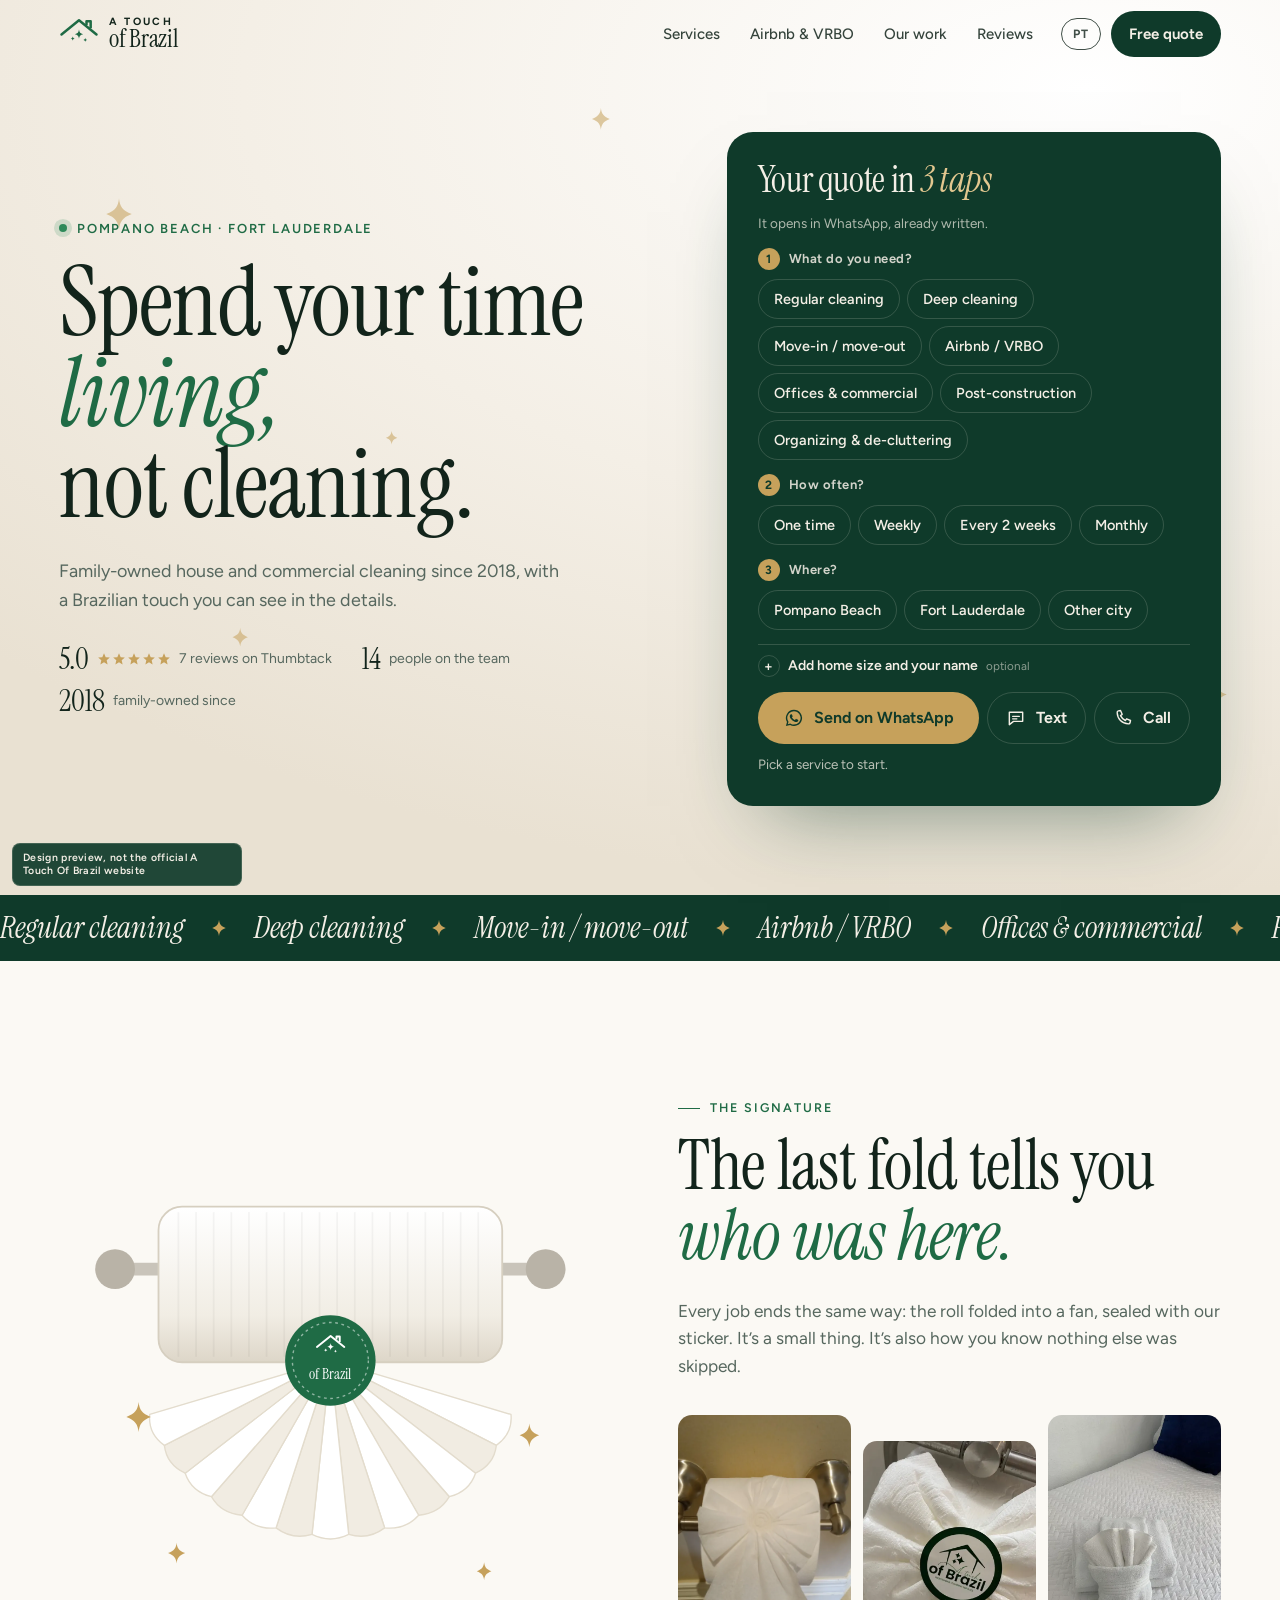
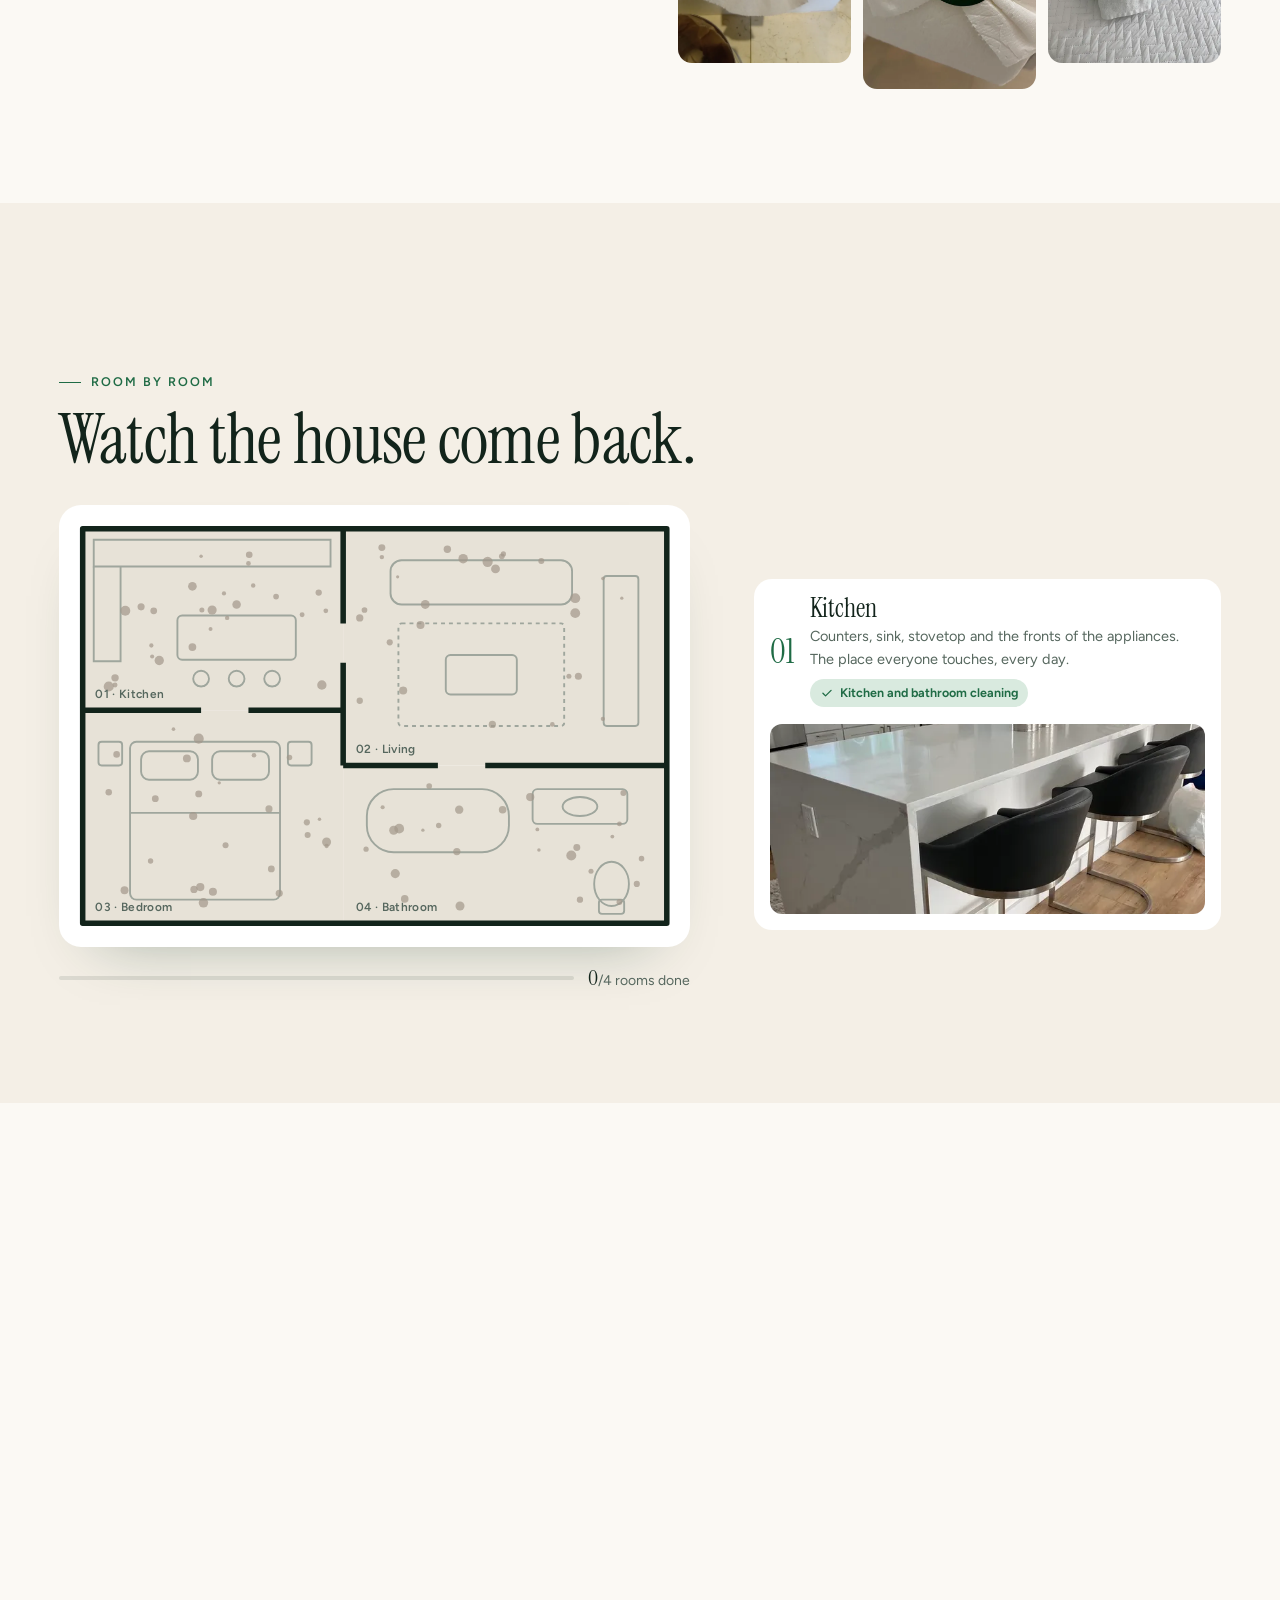
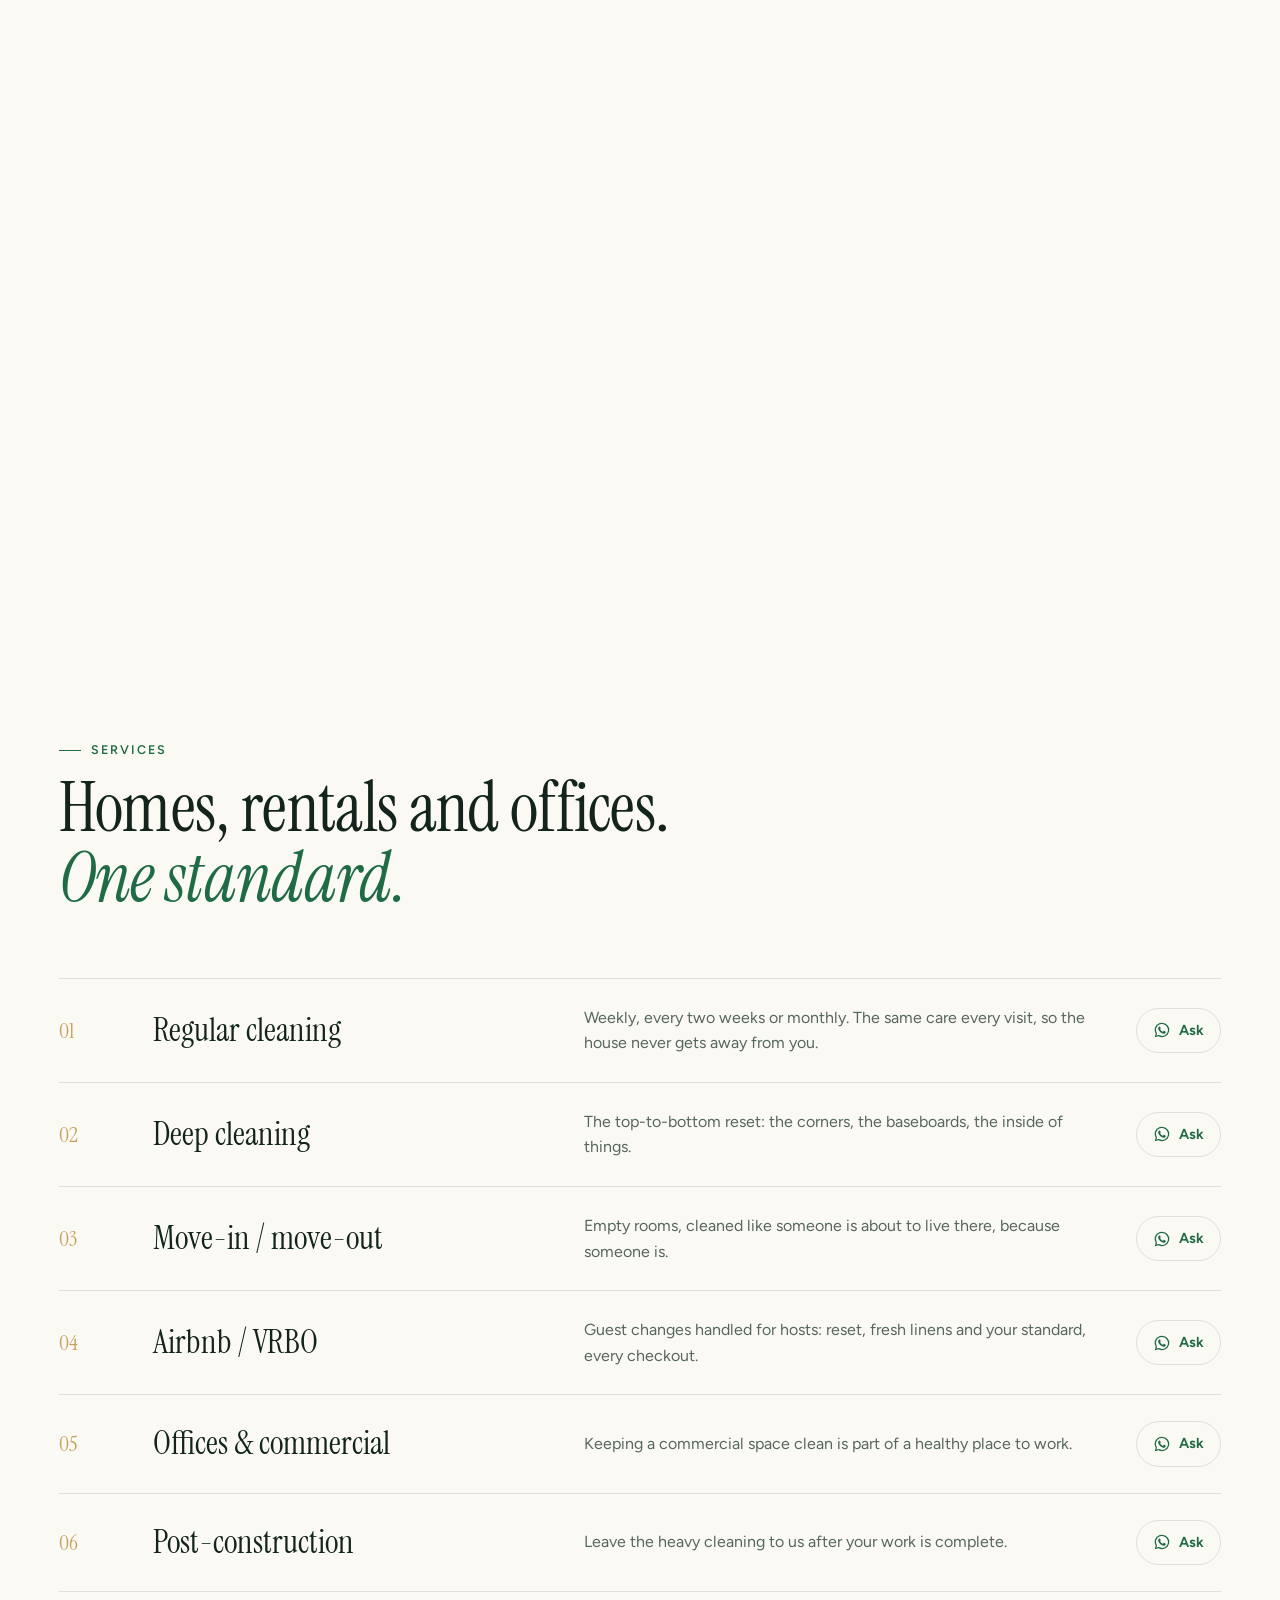
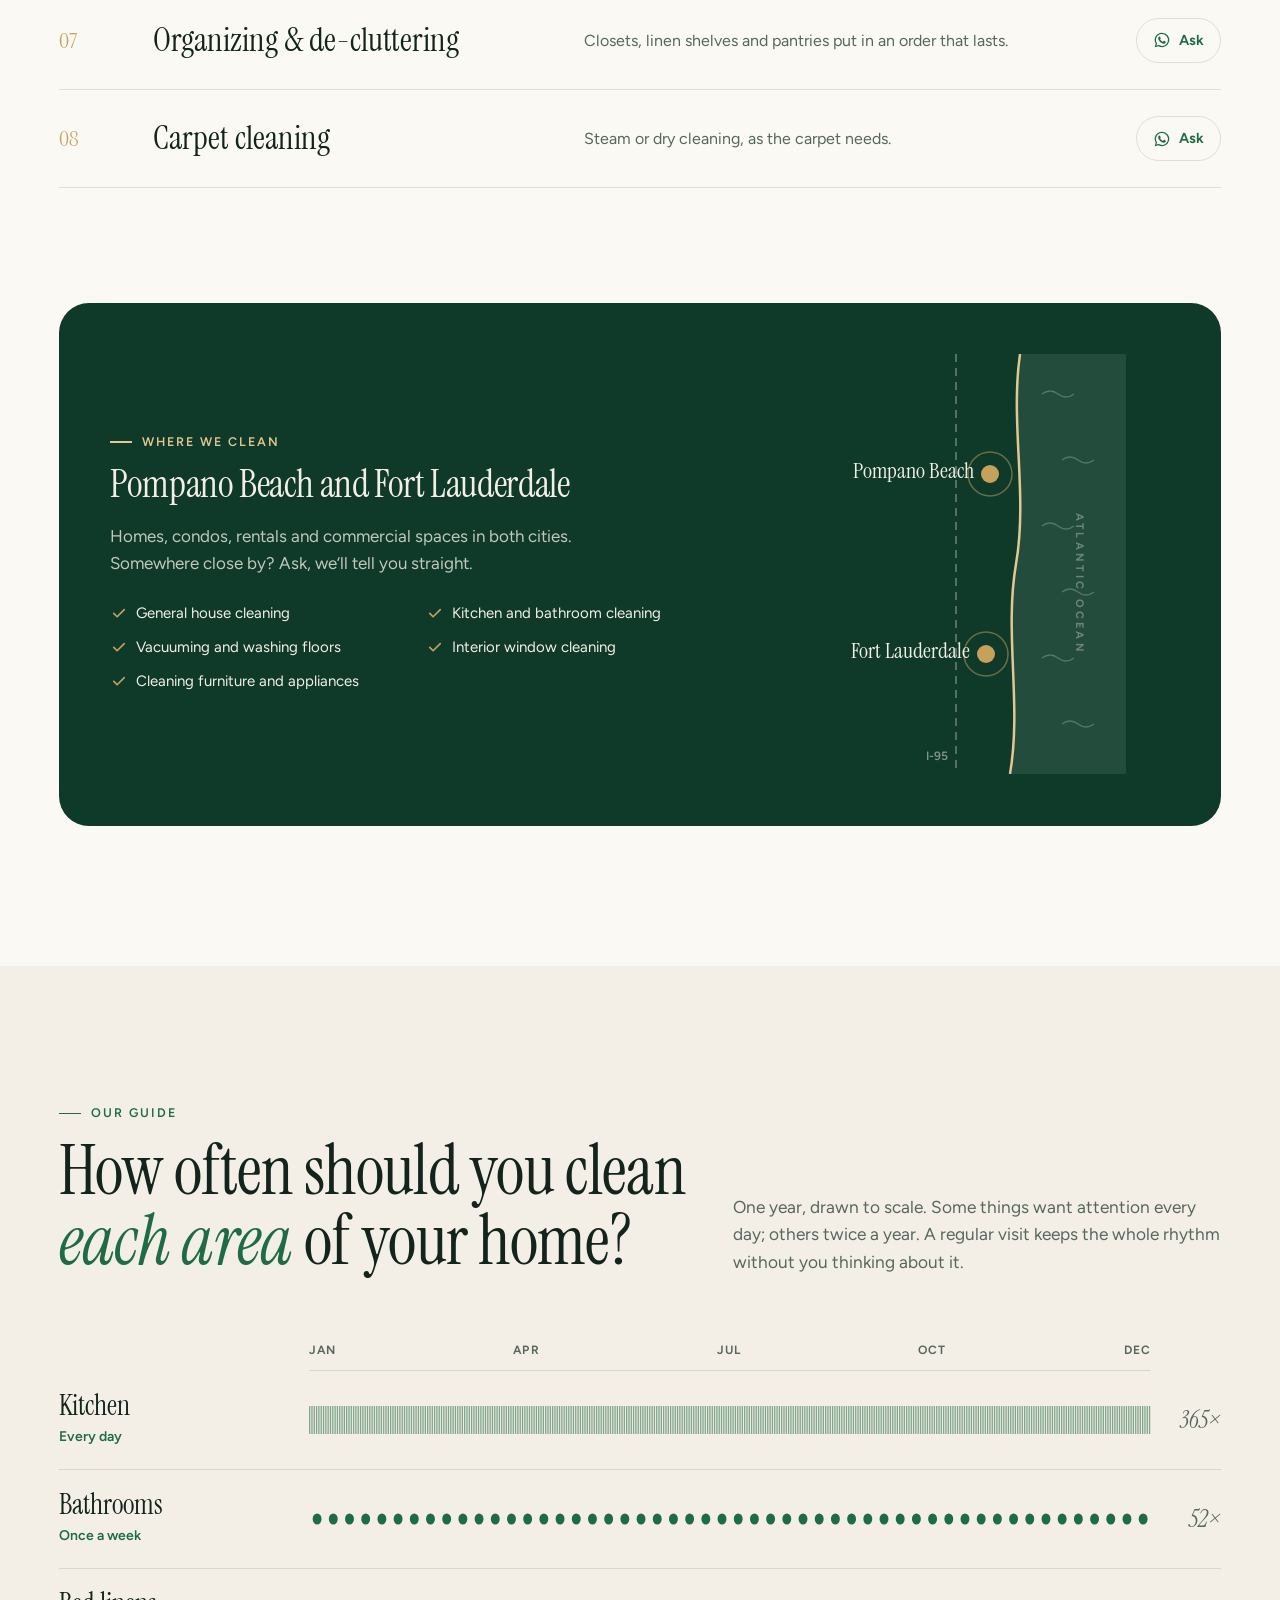
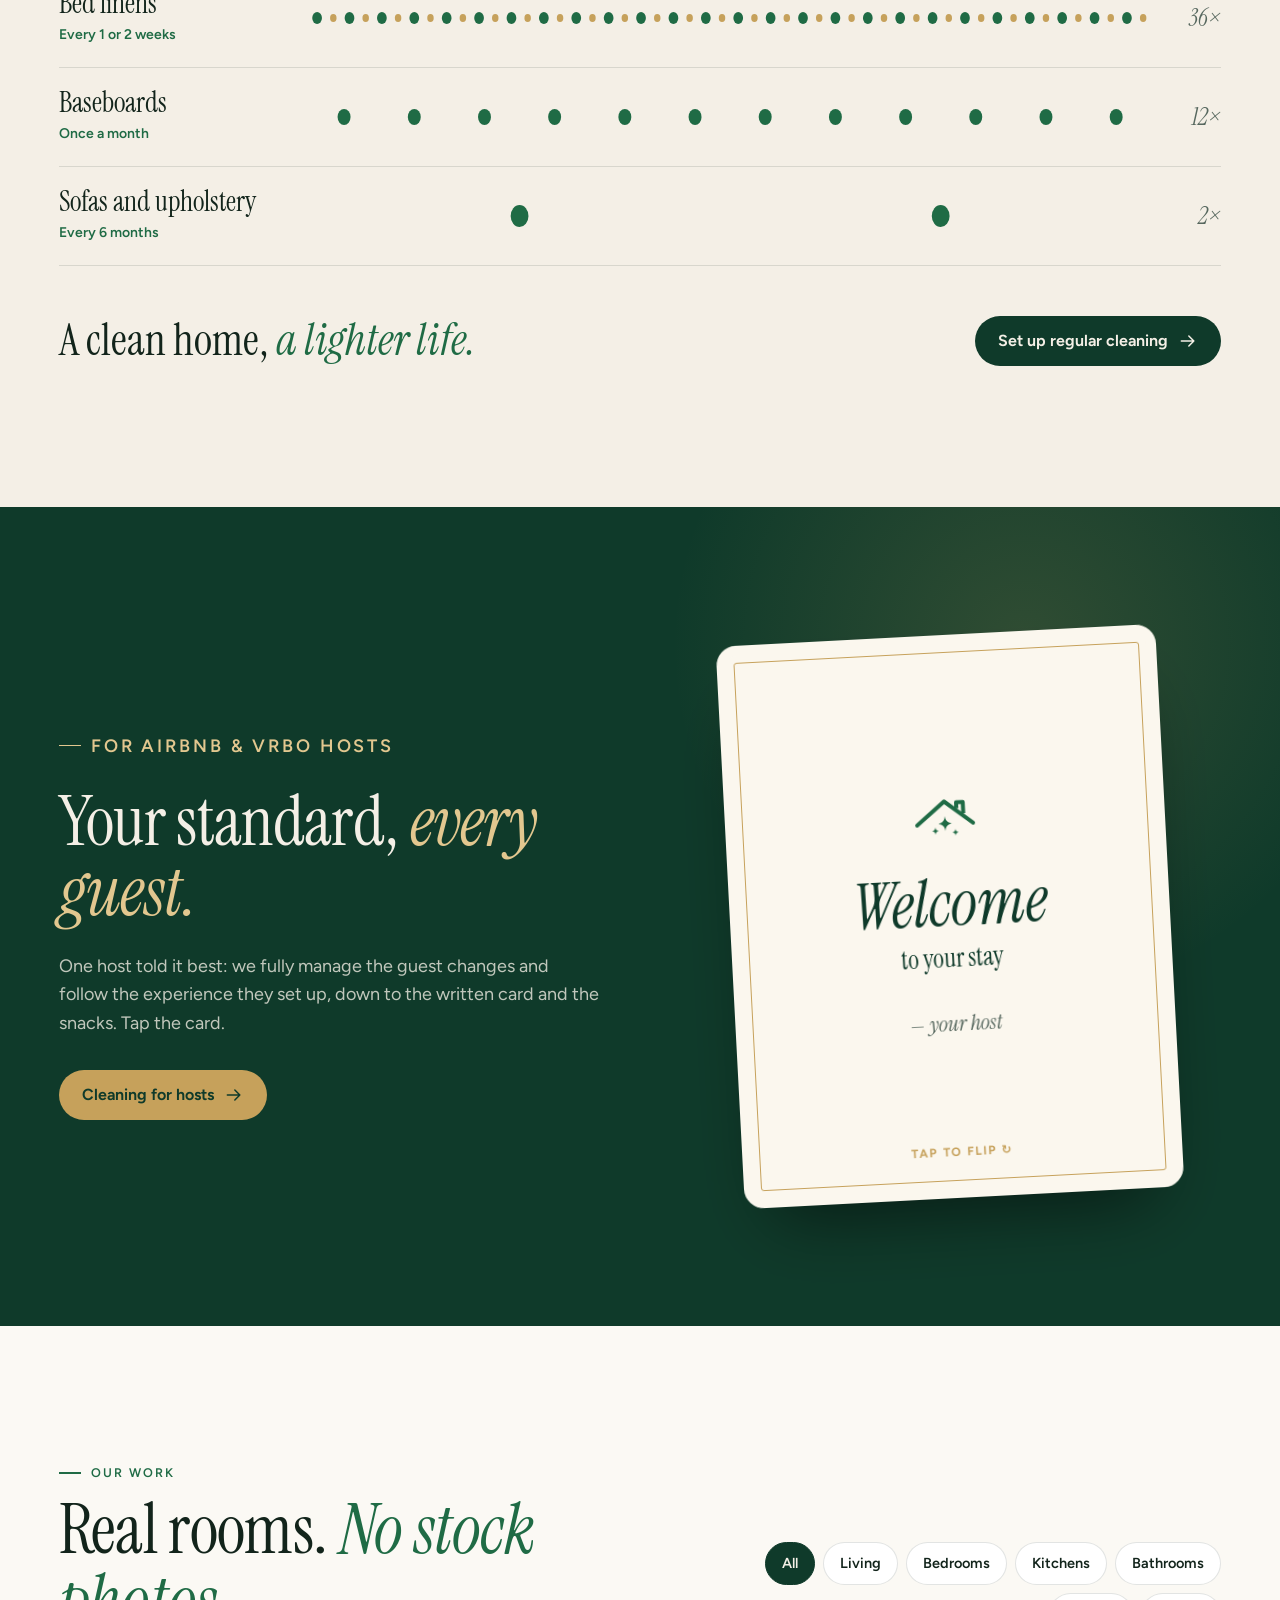
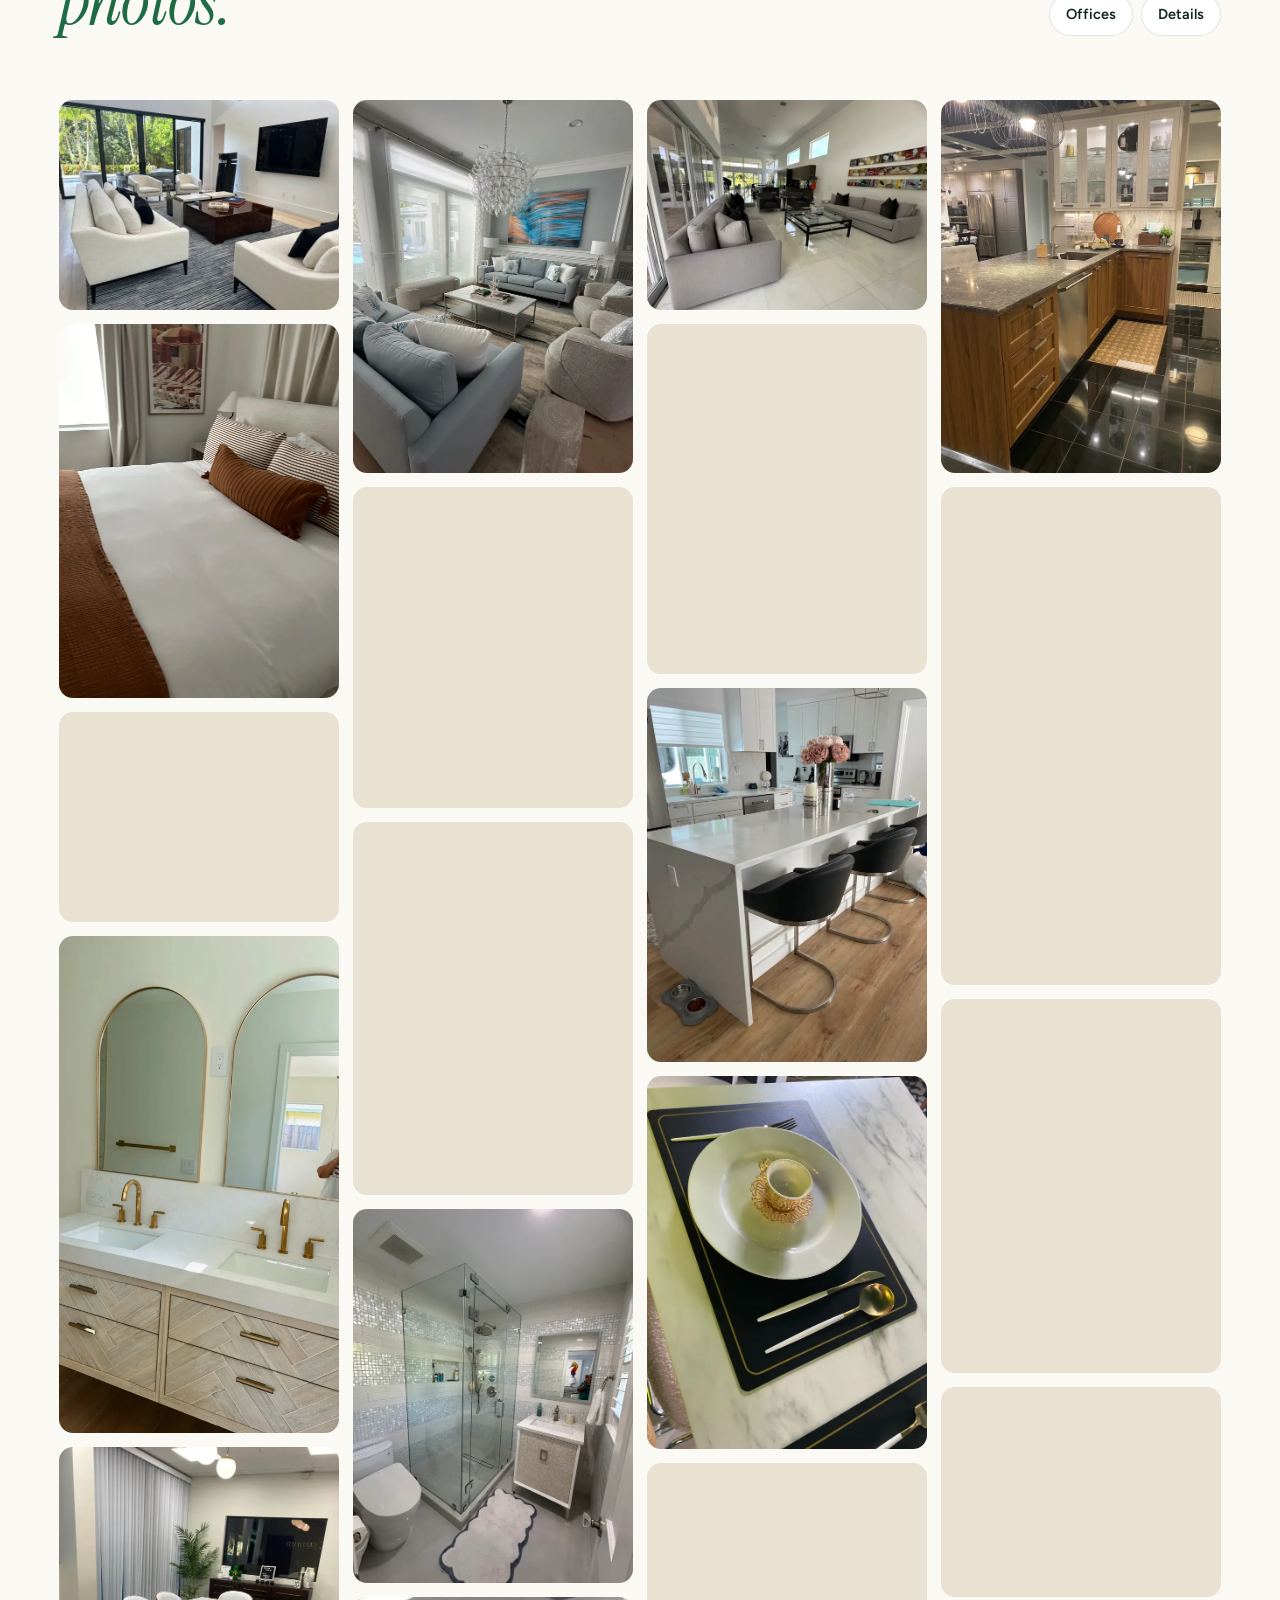
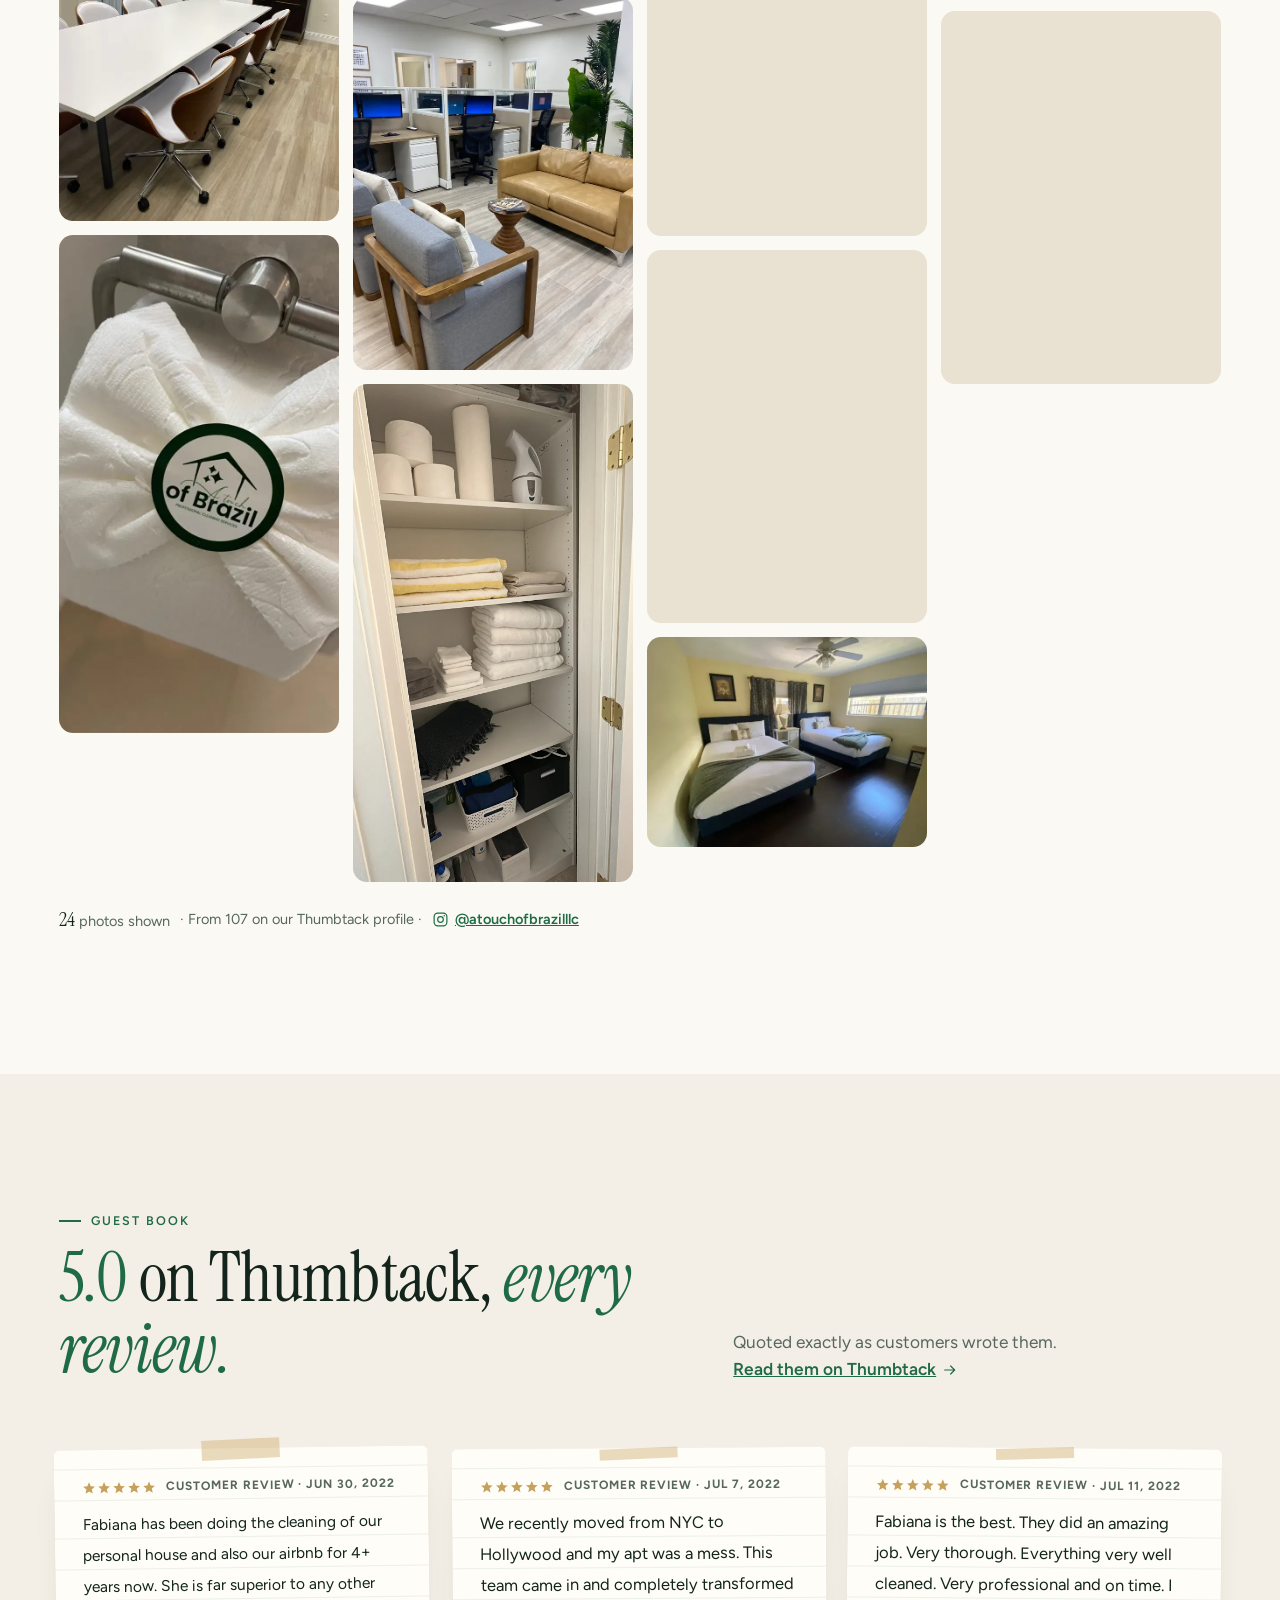
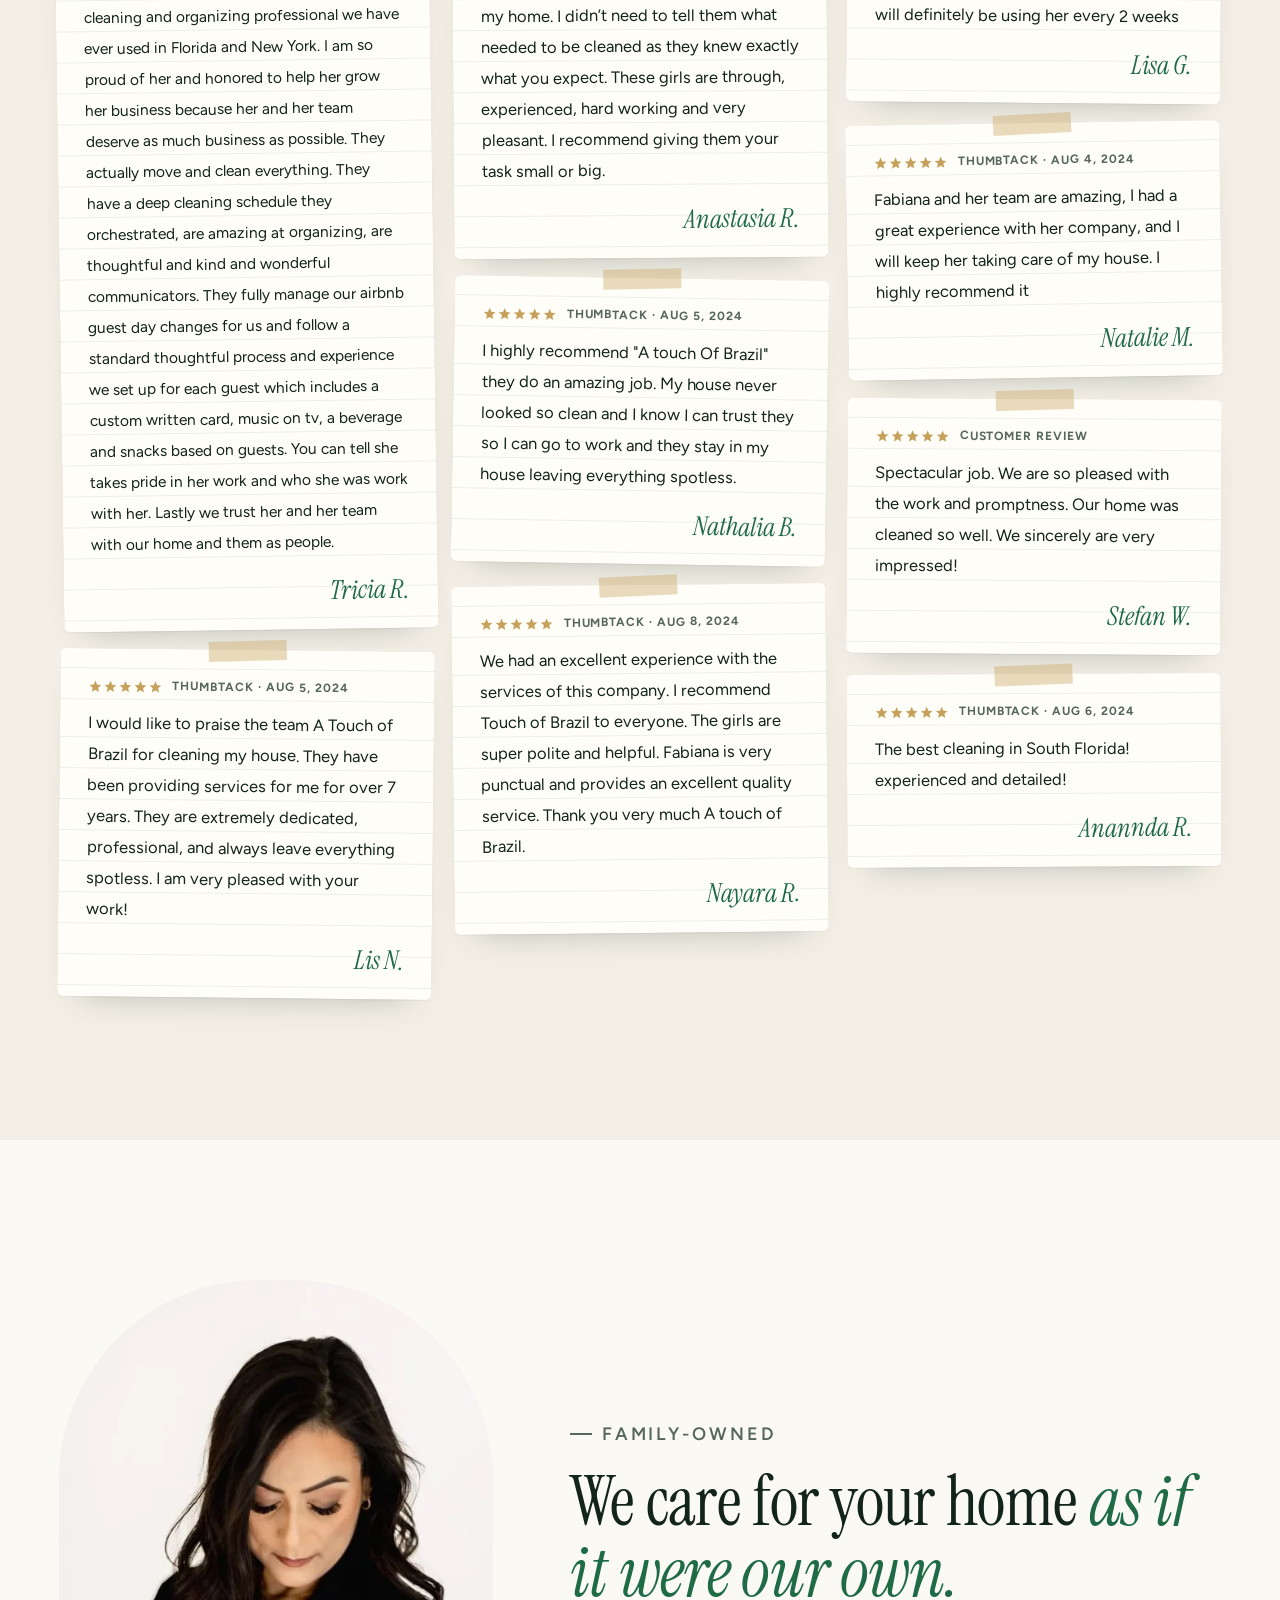
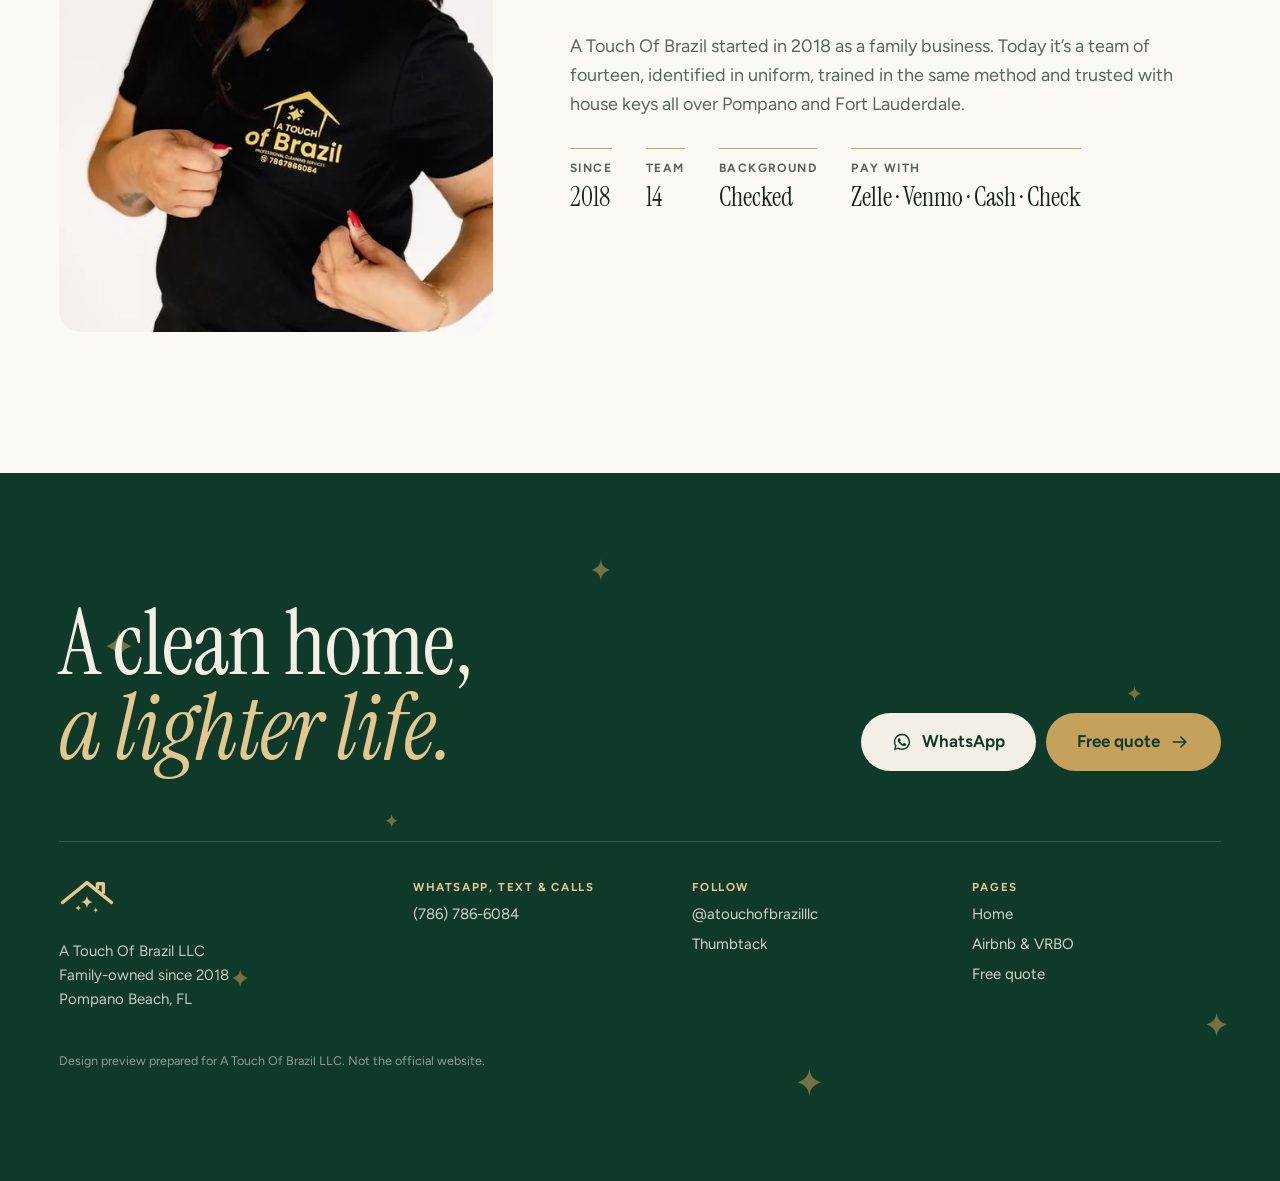
<file: index.html>
<!doctype html>
<html lang="en" data-page="home">
<head>
<meta charset="utf-8">
<meta name="viewport" content="width=device-width, initial-scale=1">
<meta name="robots" content="noindex, nofollow">
<title>A Touch Of Brazil | House &amp; commercial cleaning in Pompano Beach and Fort Lauderdale</title>
<meta name="description" content="Family-owned cleaning company since 2018. Regular, deep, move-in/out, Airbnb/VRBO, office and post-construction cleaning. Get a quote on WhatsApp in three taps.">
<meta name="theme-color" content="#0f3a2a">
<link rel="alternate" hreflang="pt-BR" href="pt/index.html">
<link rel="icon" href="img/favicon.svg" type="image/svg+xml">
<link rel="preload" href="fonts/instrument-serif.woff2" as="font" type="font/woff2" crossorigin>
<link rel="preload" href="fonts/figtree.woff2" as="font" type="font/woff2" crossorigin>
<link rel="stylesheet" href="styles.css">
<script type="application/ld+json">{"@context":"https://schema.org","@type":"LocalBusiness","name":"A Touch Of Brazil LLC","description":"Family-owned residential and commercial cleaning company in Pompano Beach and Fort Lauderdale, FL.","telephone":"+1-786-786-6084","foundingDate":"2018","numberOfEmployees":14,"address":{"@type":"PostalAddress","addressLocality":"Pompano Beach","addressRegion":"FL","addressCountry":"US"},"areaServed":["Pompano Beach, FL","Fort Lauderdale, FL"],"paymentAccepted":"Cash, Check, Venmo, Zelle","sameAs":["https://www.instagram.com/atouchofbrazilllc/","https://www.thumbtack.com/fl/pompano-beach/house-cleaning/touch-brazil/service/523667725966008325"]}</script>
</head>
<body>

<a class="skip" href="#main">Skip to content</a>
<div class="preview-tag" role="note">Design preview, not the official A Touch Of Brazil website</div>
<header class="hd" id="hd">
  <a class="brand" href="index.html" aria-label="A Touch Of Brazil, home">
    <span class="brand-mark"><svg viewBox="0 0 48 40" aria-hidden="true"><path d="M3 21 24 4l21 17" fill="none" stroke="currentColor" stroke-width="3" stroke-linejoin="round" stroke-linecap="round"/><path d="M33 9.5V5h5v8.5" fill="none" stroke="currentColor" stroke-width="3" stroke-linejoin="round"/><path fill="currentColor" d="M24 15c.4 3.4 1.6 4.8 5 5.6-3.4.8-4.6 2.2-5 5.6-.4-3.4-1.6-4.8-5-5.6 3.4-.8 4.6-2.2 5-5.6Z"/><path fill="currentColor" d="M16.5 23c.2 1.7.8 2.4 2.5 2.8-1.7.4-2.3 1.1-2.5 2.8-.2-1.7-.8-2.4-2.5-2.8 1.7-.4 2.3-1.1 2.5-2.8ZM31.5 25c.2 1.5.7 2.1 2.2 2.5-1.5.4-2 1-2.2 2.5-.2-1.5-.7-2.1-2.2-2.5 1.5-.4 2-1 2.2-2.5Z"/></svg></span>
    <span class="brand-word"><small>A Touch</small><b>of Brazil</b></span>
  </a>
  <nav class="hd-nav" aria-label="Main">
    <a href="index.html#services">Services</a>
    <a href="hosts.html" >Airbnb & VRBO</a>
    <a href="index.html#work">Our work</a>
    <a href="index.html#reviews">Reviews</a>
  </nav>
  <div class="hd-right">
    <a class="lang" href="pt/index.html" hreflang="pt-BR" lang="pt-BR" aria-label="Ver em português">PT</a>
    <a class="hd-cta" href="quote.html" >Free quote</a>
    <button class="burger" type="button" aria-expanded="false" aria-controls="mnav" aria-label="Open menu"><i></i><i></i></button>
  </div>
</header>
<div class="mnav" id="mnav" hidden>
  <nav aria-label="Mobile">
    <a href="index.html">Home</a>
    <a href="index.html#services">Services</a>
    <a href="hosts.html">Airbnb & VRBO</a>
    <a href="index.html#work">Our work</a>
    <a href="index.html#reviews">Reviews</a>
    <a href="quote.html">Free quote</a>
  </nav>
  <div class="mnav-ctas">
    <a class="btn btn-wa" href="https://wa.me/17867866084?text=Hi%20A%20Touch%20of%20Brazil!%20I%20found%20you%20on%20your%20website%20and%20I%E2%80%99d%20like%20a%20cleaning%20quote." target="_blank" rel="noopener"><svg viewBox="0 0 24 24" aria-hidden="true"><path fill="currentColor" d="M12 2.2A9.7 9.7 0 0 0 3.6 16.8L2.3 21.7l5-1.3A9.7 9.7 0 1 0 12 2.2Zm0 17.7a8 8 0 0 1-4.1-1.1l-.3-.2-3 .8.8-2.9-.2-.3A8 8 0 1 1 12 19.9Zm4.4-6c-.2-.1-1.4-.7-1.7-.8-.2-.1-.4-.1-.5.1l-.8 1c-.1.2-.3.2-.5.1a6.6 6.6 0 0 1-3.3-2.9c-.2-.4.2-.4.7-1.3.1-.2 0-.3 0-.4l-.8-1.8c-.2-.5-.4-.4-.5-.4h-.5a.9.9 0 0 0-.7.3 2.8 2.8 0 0 0-.9 2.1 4.9 4.9 0 0 0 1 2.6 11.2 11.2 0 0 0 4.3 3.8c1.6.7 2.2.7 3 .6a2.6 2.6 0 0 0 1.7-1.2 2.1 2.1 0 0 0 .2-1.2c-.1-.1-.3-.2-.5-.3Z"/></svg>WhatsApp (786) 786-6084</a>
    <a class="btn btn-line" href="tel:+17867866084"><svg viewBox="0 0 24 24" aria-hidden="true"><path d="M6.6 3.5 9 3l2 4.6-2 1.6a13 13 0 0 0 5.8 5.8l1.6-2 4.6 2-.5 2.4c-.2 1-1 1.7-2 1.6C10.7 18.7 5.3 13.3 5 5.5c-.1-1 .6-1.8 1.6-2Z" fill="none" stroke="currentColor" stroke-width="1.7" stroke-linejoin="round"/></svg>Call</a>
  </div>
</div>
<main id="main" data-lang="en" data-phone="17867866084">

<section class="hero" id="top">
  <div class="twinkle" aria-hidden="true"><i style="--x:8%;--y:22%;--s:1;--d:0s"><svg viewBox="0 0 24 24" aria-hidden="true"><path fill="currentColor" d="M12 1c.6 5.6 2.4 8.4 9 11-6.6 2.6-8.4 5.4-9 11-.6-5.6-2.4-8.4-9-11 6.6-2.6 8.4-5.4 9-11Z"/></svg></i><i style="--x:18%;--y:70%;--s:0.6;--d:0.7s"><svg viewBox="0 0 24 24" aria-hidden="true"><path fill="currentColor" d="M12 1c.6 5.6 2.4 8.4 9 11-6.6 2.6-8.4 5.4-9 11-.6-5.6-2.4-8.4-9-11 6.6-2.6 8.4-5.4 9-11Z"/></svg></i><i style="--x:46%;--y:12%;--s:0.7;--d:1.4s"><svg viewBox="0 0 24 24" aria-hidden="true"><path fill="currentColor" d="M12 1c.6 5.6 2.4 8.4 9 11-6.6 2.6-8.4 5.4-9 11-.6-5.6-2.4-8.4-9-11 6.6-2.6 8.4-5.4 9-11Z"/></svg></i><i style="--x:62%;--y:84%;--s:0.9;--d:2.0999999999999996s"><svg viewBox="0 0 24 24" aria-hidden="true"><path fill="currentColor" d="M12 1c.6 5.6 2.4 8.4 9 11-6.6 2.6-8.4 5.4-9 11-.6-5.6-2.4-8.4-9-11 6.6-2.6 8.4-5.4 9-11Z"/></svg></i><i style="--x:88%;--y:30%;--s:0.5;--d:2.8s"><svg viewBox="0 0 24 24" aria-hidden="true"><path fill="currentColor" d="M12 1c.6 5.6 2.4 8.4 9 11-6.6 2.6-8.4 5.4-9 11-.6-5.6-2.4-8.4-9-11 6.6-2.6 8.4-5.4 9-11Z"/></svg></i><i style="--x:94%;--y:76%;--s:0.8;--d:3.5s"><svg viewBox="0 0 24 24" aria-hidden="true"><path fill="currentColor" d="M12 1c.6 5.6 2.4 8.4 9 11-6.6 2.6-8.4 5.4-9 11-.6-5.6-2.4-8.4-9-11 6.6-2.6 8.4-5.4 9-11Z"/></svg></i><i style="--x:30%;--y:48%;--s:0.45;--d:4.199999999999999s"><svg viewBox="0 0 24 24" aria-hidden="true"><path fill="currentColor" d="M12 1c.6 5.6 2.4 8.4 9 11-6.6 2.6-8.4 5.4-9 11-.6-5.6-2.4-8.4-9-11 6.6-2.6 8.4-5.4 9-11Z"/></svg></i></div>
  <div class="hero-grid">
    <div class="hero-copy">
      <p class="eyebrow"><span class="dot"></span>Pompano Beach · Fort Lauderdale</p>
      <h1 class="hero-h"><span>Spend your time</span> <span><i>living,</i></span> <span>not cleaning.</span></h1>
      <p class="hero-sub">Family-owned house and commercial cleaning since 2018, with a Brazilian touch you can see in the details.</p>
      <ul class="proof">
        <li><b>5.0</b><span class="stars" aria-hidden="true"><svg viewBox="0 0 24 24" aria-hidden="true"><path fill="currentColor" d="m12 2 2.9 6.9 7.1.6-5.4 4.7 1.6 7.1L12 17.6 5.8 21.3l1.6-7.1L2 9.5l7.1-.6Z"/></svg><svg viewBox="0 0 24 24" aria-hidden="true"><path fill="currentColor" d="m12 2 2.9 6.9 7.1.6-5.4 4.7 1.6 7.1L12 17.6 5.8 21.3l1.6-7.1L2 9.5l7.1-.6Z"/></svg><svg viewBox="0 0 24 24" aria-hidden="true"><path fill="currentColor" d="m12 2 2.9 6.9 7.1.6-5.4 4.7 1.6 7.1L12 17.6 5.8 21.3l1.6-7.1L2 9.5l7.1-.6Z"/></svg><svg viewBox="0 0 24 24" aria-hidden="true"><path fill="currentColor" d="m12 2 2.9 6.9 7.1.6-5.4 4.7 1.6 7.1L12 17.6 5.8 21.3l1.6-7.1L2 9.5l7.1-.6Z"/></svg><svg viewBox="0 0 24 24" aria-hidden="true"><path fill="currentColor" d="m12 2 2.9 6.9 7.1.6-5.4 4.7 1.6 7.1L12 17.6 5.8 21.3l1.6-7.1L2 9.5l7.1-.6Z"/></svg></span><span>7 reviews on Thumbtack</span></li>
        <li><b>14</b><span>people on the team</span></li>
        <li><b>2018</b><span>family-owned since</span></li>
      </ul>
    </div>
    <div class="hero-form">
<form class="qt" id="qt-home" novalidate aria-labelledby="qt-home-h">
  <div class="qt-head">
    <h2 id="qt-home-h" class="qt-title">Your quote in <i>3 taps</i></h2>
    <p class="qt-sub">It opens in WhatsApp, already written.</p>
  </div>
  <fieldset class="qt-step">
    <legend><b>1</b>What do you need?</legend>
    <div class="chips"><label class="chip"><input type="radio" name="svc" value="Regular cleaning" data-id="regular"><span>Regular cleaning</span></label><label class="chip"><input type="radio" name="svc" value="Deep cleaning" data-id="deep"><span>Deep cleaning</span></label><label class="chip"><input type="radio" name="svc" value="Move-in / move-out" data-id="move"><span>Move-in / move-out</span></label><label class="chip"><input type="radio" name="svc" value="Airbnb / VRBO" data-id="airbnb"><span>Airbnb / VRBO</span></label><label class="chip"><input type="radio" name="svc" value="Offices &amp; commercial" data-id="office"><span>Offices & commercial</span></label><label class="chip"><input type="radio" name="svc" value="Post-construction" data-id="post"><span>Post-construction</span></label><label class="chip"><input type="radio" name="svc" value="Organizing &amp; de-cluttering" data-id="organize"><span>Organizing & de-cluttering</span></label></div>
  </fieldset>
  <fieldset class="qt-step">
    <legend><b>2</b>How often?</legend>
    <div class="chips"><label class="chip"><input type="radio" name="freq" value="One time" data-id="once"><span>One time</span></label><label class="chip"><input type="radio" name="freq" value="Weekly" data-id="weekly"><span>Weekly</span></label><label class="chip"><input type="radio" name="freq" value="Every 2 weeks" data-id="biweekly"><span>Every 2 weeks</span></label><label class="chip"><input type="radio" name="freq" value="Monthly" data-id="monthly"><span>Monthly</span></label><label class="chip only-airbnb" hidden><input type="radio" name="freq" value="Each checkout" data-id="checkout"><span>Each checkout</span></label></div>
  </fieldset>
  <fieldset class="qt-step">
    <legend><b>3</b>Where?</legend>
    <div class="chips"><label class="chip"><input type="radio" name="city" value="Pompano Beach"><span>Pompano Beach</span></label><label class="chip"><input type="radio" name="city" value="Fort Lauderdale"><span>Fort Lauderdale</span></label><label class="chip"><input type="radio" name="city" value="other" data-id="other"><span>Other city</span></label></div>
    <label class="fld city-other" hidden><span>City or ZIP</span><input name="cityOther" autocomplete="postal-code" placeholder="e.g. Deerfield Beach"></label>
  </fieldset>
  <details class="qt-more">
    <summary>Add home size and your name <small>optional</small></summary>
    <div class="chips sizes"><label class="chip sm"><input type="radio" name="size" value="Studio"><span>Studio</span></label><label class="chip sm"><input type="radio" name="size" value="1 bed"><span>1 bed</span></label><label class="chip sm"><input type="radio" name="size" value="2 beds"><span>2 beds</span></label><label class="chip sm"><input type="radio" name="size" value="3 beds"><span>3 beds</span></label><label class="chip sm"><input type="radio" name="size" value="4 beds"><span>4 beds</span></label><label class="chip sm"><input type="radio" name="size" value="5+ beds"><span>5+ beds</span></label></div>
    <div class="qt-fields">
      <label class="fld"><span>Your name</span><input name="name" autocomplete="name"></label>
      <label class="fld"><span>Anything we should know?</span><input name="notes" placeholder="e.g. 2 dogs, best day is Friday"></label>
    </div>
  </details>
  <div class="qt-send">
    <a class="btn btn-wa qt-wa" href="https://wa.me/17867866084?text=Hi%20A%20Touch%20of%20Brazil!%20I%20found%20you%20on%20your%20website%20and%20I%E2%80%99d%20like%20a%20cleaning%20quote." target="_blank" rel="noopener"><svg viewBox="0 0 24 24" aria-hidden="true"><path fill="currentColor" d="M12 2.2A9.7 9.7 0 0 0 3.6 16.8L2.3 21.7l5-1.3A9.7 9.7 0 1 0 12 2.2Zm0 17.7a8 8 0 0 1-4.1-1.1l-.3-.2-3 .8.8-2.9-.2-.3A8 8 0 1 1 12 19.9Zm4.4-6c-.2-.1-1.4-.7-1.7-.8-.2-.1-.4-.1-.5.1l-.8 1c-.1.2-.3.2-.5.1a6.6 6.6 0 0 1-3.3-2.9c-.2-.4.2-.4.7-1.3.1-.2 0-.3 0-.4l-.8-1.8c-.2-.5-.4-.4-.5-.4h-.5a.9.9 0 0 0-.7.3 2.8 2.8 0 0 0-.9 2.1 4.9 4.9 0 0 0 1 2.6 11.2 11.2 0 0 0 4.3 3.8c1.6.7 2.2.7 3 .6a2.6 2.6 0 0 0 1.7-1.2 2.1 2.1 0 0 0 .2-1.2c-.1-.1-.3-.2-.5-.3Z"/></svg><span>Send on WhatsApp</span></a>
    <a class="btn btn-line qt-sms" href="sms:+17867866084?&body=Hi%20A%20Touch%20of%20Brazil!%20I%20found%20you%20on%20your%20website%20and%20I%E2%80%99d%20like%20a%20cleaning%20quote."><svg viewBox="0 0 24 24" aria-hidden="true"><path d="M4 5h16v11H9l-5 4V5Z" fill="none" stroke="currentColor" stroke-width="1.7" stroke-linejoin="round"/><path d="M8 10h8M8 13h5" stroke="currentColor" stroke-width="1.7" stroke-linecap="round"/></svg><span>Text</span></a>
    <a class="btn btn-line qt-call" href="tel:+17867866084" aria-label="Call (786) 786-6084"><svg viewBox="0 0 24 24" aria-hidden="true"><path d="M6.6 3.5 9 3l2 4.6-2 1.6a13 13 0 0 0 5.8 5.8l1.6-2 4.6 2-.5 2.4c-.2 1-1 1.7-2 1.6C10.7 18.7 5.3 13.3 5 5.5c-.1-1 .6-1.8 1.6-2Z" fill="none" stroke="currentColor" stroke-width="1.7" stroke-linejoin="round"/></svg><span>Call</span></a>
  </div>
  <p class="qt-hint" aria-live="polite">Pick a service to start.</p>
  <div class="qt-preview" aria-live="polite"><span>Your message</span><pre class="qt-msg"></pre></div>
</form></div>
  </div>
</section>

<div class="band" aria-hidden="true"><div class="band-in"><span>Regular cleaning</span><svg viewBox="0 0 24 24" aria-hidden="true"><path fill="currentColor" d="M12 1c.6 5.6 2.4 8.4 9 11-6.6 2.6-8.4 5.4-9 11-.6-5.6-2.4-8.4-9-11 6.6-2.6 8.4-5.4 9-11Z"/></svg><span>Deep cleaning</span><svg viewBox="0 0 24 24" aria-hidden="true"><path fill="currentColor" d="M12 1c.6 5.6 2.4 8.4 9 11-6.6 2.6-8.4 5.4-9 11-.6-5.6-2.4-8.4-9-11 6.6-2.6 8.4-5.4 9-11Z"/></svg><span>Move-in / move-out</span><svg viewBox="0 0 24 24" aria-hidden="true"><path fill="currentColor" d="M12 1c.6 5.6 2.4 8.4 9 11-6.6 2.6-8.4 5.4-9 11-.6-5.6-2.4-8.4-9-11 6.6-2.6 8.4-5.4 9-11Z"/></svg><span>Airbnb / VRBO</span><svg viewBox="0 0 24 24" aria-hidden="true"><path fill="currentColor" d="M12 1c.6 5.6 2.4 8.4 9 11-6.6 2.6-8.4 5.4-9 11-.6-5.6-2.4-8.4-9-11 6.6-2.6 8.4-5.4 9-11Z"/></svg><span>Offices & commercial</span><svg viewBox="0 0 24 24" aria-hidden="true"><path fill="currentColor" d="M12 1c.6 5.6 2.4 8.4 9 11-6.6 2.6-8.4 5.4-9 11-.6-5.6-2.4-8.4-9-11 6.6-2.6 8.4-5.4 9-11Z"/></svg><span>Post-construction</span><svg viewBox="0 0 24 24" aria-hidden="true"><path fill="currentColor" d="M12 1c.6 5.6 2.4 8.4 9 11-6.6 2.6-8.4 5.4-9 11-.6-5.6-2.4-8.4-9-11 6.6-2.6 8.4-5.4 9-11Z"/></svg><span>Organizing & de-cluttering</span><svg viewBox="0 0 24 24" aria-hidden="true"><path fill="currentColor" d="M12 1c.6 5.6 2.4 8.4 9 11-6.6 2.6-8.4 5.4-9 11-.6-5.6-2.4-8.4-9-11 6.6-2.6 8.4-5.4 9-11Z"/></svg><span>Carpet cleaning</span><svg viewBox="0 0 24 24" aria-hidden="true"><path fill="currentColor" d="M12 1c.6 5.6 2.4 8.4 9 11-6.6 2.6-8.4 5.4-9 11-.6-5.6-2.4-8.4-9-11 6.6-2.6 8.4-5.4 9-11Z"/></svg><span>Regular cleaning</span><svg viewBox="0 0 24 24" aria-hidden="true"><path fill="currentColor" d="M12 1c.6 5.6 2.4 8.4 9 11-6.6 2.6-8.4 5.4-9 11-.6-5.6-2.4-8.4-9-11 6.6-2.6 8.4-5.4 9-11Z"/></svg><span>Deep cleaning</span><svg viewBox="0 0 24 24" aria-hidden="true"><path fill="currentColor" d="M12 1c.6 5.6 2.4 8.4 9 11-6.6 2.6-8.4 5.4-9 11-.6-5.6-2.4-8.4-9-11 6.6-2.6 8.4-5.4 9-11Z"/></svg><span>Move-in / move-out</span><svg viewBox="0 0 24 24" aria-hidden="true"><path fill="currentColor" d="M12 1c.6 5.6 2.4 8.4 9 11-6.6 2.6-8.4 5.4-9 11-.6-5.6-2.4-8.4-9-11 6.6-2.6 8.4-5.4 9-11Z"/></svg><span>Airbnb / VRBO</span><svg viewBox="0 0 24 24" aria-hidden="true"><path fill="currentColor" d="M12 1c.6 5.6 2.4 8.4 9 11-6.6 2.6-8.4 5.4-9 11-.6-5.6-2.4-8.4-9-11 6.6-2.6 8.4-5.4 9-11Z"/></svg><span>Offices & commercial</span><svg viewBox="0 0 24 24" aria-hidden="true"><path fill="currentColor" d="M12 1c.6 5.6 2.4 8.4 9 11-6.6 2.6-8.4 5.4-9 11-.6-5.6-2.4-8.4-9-11 6.6-2.6 8.4-5.4 9-11Z"/></svg><span>Post-construction</span><svg viewBox="0 0 24 24" aria-hidden="true"><path fill="currentColor" d="M12 1c.6 5.6 2.4 8.4 9 11-6.6 2.6-8.4 5.4-9 11-.6-5.6-2.4-8.4-9-11 6.6-2.6 8.4-5.4 9-11Z"/></svg><span>Organizing & de-cluttering</span><svg viewBox="0 0 24 24" aria-hidden="true"><path fill="currentColor" d="M12 1c.6 5.6 2.4 8.4 9 11-6.6 2.6-8.4 5.4-9 11-.6-5.6-2.4-8.4-9-11 6.6-2.6 8.4-5.4 9-11Z"/></svg><span>Carpet cleaning</span><svg viewBox="0 0 24 24" aria-hidden="true"><path fill="currentColor" d="M12 1c.6 5.6 2.4 8.4 9 11-6.6 2.6-8.4 5.4-9 11-.6-5.6-2.4-8.4-9-11 6.6-2.6 8.4-5.4 9-11Z"/></svg></div></div>

<section class="fold sec" id="fold" aria-labelledby="fold-h">
  <div class="fold-grid">
    <figure class="fold-art"><svg class="fold-svg" viewBox="0 0 600 520" role="img" aria-label="Illustration: a toilet paper roll with the end folded into a fan and sealed">
  <defs><linearGradient id="rollg" x1="0" y1="0" x2="0" y2="1"><stop offset="0" stop-color="#fff"/><stop offset=".7" stop-color="#f1ede4"/><stop offset="1" stop-color="#ddd6c8"/></linearGradient></defs>
  <g class="holder"><rect x="56" y="128" width="488" height="14" rx="7"/><circle cx="62" cy="135" r="22"/><circle cx="538" cy="135" r="22"/></g>
  <g class="roll"><rect x="110" y="66" width="380" height="172" rx="26" fill="url(#rollg)"/><path d="M132 72v160"/><path d="M151.5 72v160"/><path d="M171 72v160"/><path d="M190.5 72v160"/><path d="M210 72v160"/><path d="M229.5 72v160"/><path d="M249 72v160"/><path d="M268.5 72v160"/><path d="M288 72v160"/><path d="M307.5 72v160"/><path d="M327 72v160"/><path d="M346.5 72v160"/><path d="M366 72v160"/><path d="M385.5 72v160"/><path d="M405 72v160"/><path d="M424.5 72v160"/><path d="M444 72v160"/><path d="M463.5 72v160"/></g>
  <path class="flat" d="M130 232h340v206c-40 10-70-6-110 4s-80-4-120 4-70-4-110 0Z"/>
  <g class="fan"><path class="pl a" style="--i:0" d="M300 236L499.7 295.7Q501.7 316.8 483.5 329.9Z"/><path class="pl b" style="--i:1" d="M300 236L483.5 329.9Q481.1 351.0 460.5 360.6Z"/><path class="pl a" style="--i:2" d="M300 236L460.5 360.6Q453.7 380.8 431.5 386.6Z"/><path class="pl b" style="--i:3" d="M300 236L431.5 386.6Q420.6 405.3 397.6 407.1Z"/><path class="pl a" style="--i:4" d="M300 236L397.6 407.1Q383.0 423.5 360.0 421.1Z"/><path class="pl b" style="--i:5" d="M300 236L360.0 421.1Q342.3 434.6 320.3 428.3Z"/><path class="pl a" style="--i:6" d="M300 236L320.3 428.3Q300.0 438.4 279.7 428.3Z"/><path class="pl b" style="--i:7" d="M300 236L279.7 428.3Q257.7 434.6 240.0 421.1Z"/><path class="pl a" style="--i:8" d="M300 236L240.0 421.1Q217.0 423.5 202.4 407.1Z"/><path class="pl b" style="--i:9" d="M300 236L202.4 407.1Q179.4 405.3 168.5 386.6Z"/><path class="pl a" style="--i:10" d="M300 236L168.5 386.6Q146.3 380.8 139.5 360.6Z"/><path class="pl b" style="--i:11" d="M300 236L139.5 360.6Q118.9 351.0 116.5 329.9Z"/><path class="pl a" style="--i:12" d="M300 236L116.5 329.9Q98.3 316.8 100.3 295.7Z"/></g>
  <g class="seal"><circle cx="300" cy="236" r="50"/><circle class="ring" cx="300" cy="236" r="42"/>
    <g transform="translate(283 206) scale(.72)" class="seal-mark"><path d="M3 21 24 4l21 17" fill="none" stroke="currentColor" stroke-width="3" stroke-linejoin="round" stroke-linecap="round"/><path d="M33 9.5V5h5v8.5" fill="none" stroke="currentColor" stroke-width="3" stroke-linejoin="round"/><path fill="currentColor" d="M24 15c.4 3.4 1.6 4.8 5 5.6-3.4.8-4.6 2.2-5 5.6-.4-3.4-1.6-4.8-5-5.6 3.4-.8 4.6-2.2 5-5.6Z"/><path fill="currentColor" d="M16.5 23c.2 1.7.8 2.4 2.5 2.8-1.7.4-2.3 1.1-2.5 2.8-.2-1.7-.8-2.4-2.5-2.8 1.7-.4 2.3-1.1 2.5-2.8ZM31.5 25c.2 1.5.7 2.1 2.2 2.5-1.5.4-2 1-2.2 2.5-.2-1.5-.7-2.1-2.2-2.5 1.5-.4 2-1 2.2-2.5Z"/></g>
    <text x="300" y="257" text-anchor="middle">of Brazil</text></g>
  <g class="sparks"><path style="--d:0" transform="translate(88 300) scale(1)" d="M0-18c.9 8.4 3.6 12.6 13.5 16.5C3.6 2.4.9 6.6 0 15c-.9-8.4-3.6-12.6-13.5-16.5C-3.6-5.4-.9-9.6 0-18Z"/><path style="--d:1" transform="translate(520 320) scale(0.8)" d="M0-18c.9 8.4 3.6 12.6 13.5 16.5C3.6 2.4.9 6.6 0 15c-.9-8.4-3.6-12.6-13.5-16.5C-3.6-5.4-.9-9.6 0-18Z"/><path style="--d:2" transform="translate(470 470) scale(0.6)" d="M0-18c.9 8.4 3.6 12.6 13.5 16.5C3.6 2.4.9 6.6 0 15c-.9-8.4-3.6-12.6-13.5-16.5C-3.6-5.4-.9-9.6 0-18Z"/><path style="--d:3" transform="translate(130 450) scale(0.7)" d="M0-18c.9 8.4 3.6 12.6 13.5 16.5C3.6 2.4.9 6.6 0 15c-.9-8.4-3.6-12.6-13.5-16.5C-3.6-5.4-.9-9.6 0-18Z"/></g>
</svg></figure>
    <div class="fold-copy">
      <p class="kicker">The signature</p>
      <h2 id="fold-h" class="h2">The last fold tells you <i>who was here.</i></h2>
      <p class="lede">Every job ends the same way: the roll folded into a fan, sealed with our sticker. It’s a small thing. It’s also how you know nothing else was skipped.</p>
      <div class="fold-photos">
        <img src="img/fold-roll.webp" alt="Toilet paper folded into a fan after a cleaning" width="864" height="1536" loading="lazy" decoding="async">
        <img src="img/fold-seal.webp" alt="Folded roll sealed with the A Touch of Brazil sticker" width="640" height="1138" loading="lazy" decoding="async">
        <img src="img/fold-towel.webp" alt="Hand towel folded on a freshly made bed" width="640" height="853" loading="lazy" decoding="async">
      </div>
    </div>
  </div>
</section>

<section class="rooms" id="rooms" aria-labelledby="rooms-h">
  <div class="rooms-stage">
    <div class="rooms-head">
      <p class="kicker">Room by room</p>
      <h2 id="rooms-h" class="h2">Watch the house come back.</h2>
    </div>
    <figure class="rooms-plan"><svg class="plan-svg" viewBox="0 0 800 560" role="img" aria-label="Floor plan of a home, cleaned room by room">
  <g class="room clean" data-room="0"><rect class="rm" x="30" y="30" width="330" height="230"/><g class="furn"><path d="M44 44h300v34H44z"/><path d="M44 78v120h34V78"/><rect x="150" y="140" width="150" height="56" rx="6"/><circle cx="180" cy="220" r="10"/><circle cx="225" cy="220" r="10"/><circle cx="270" cy="220" r="10"/></g><g class="dust"><circle cx="192" cy="157" r="2.5"/><circle cx="120" cy="134" r="4.3"/><circle cx="71" cy="219" r="4.7"/><circle cx="169" cy="103" r="5.5"/><circle cx="241" cy="63" r="4.2"/><circle cx="117" cy="178" r="2.7"/><circle cx="213" cy="143" r="2.8"/><circle cx="63" cy="230" r="6.4"/><circle cx="84" cy="134" r="6.3"/><circle cx="104" cy="129" r="4.5"/><circle cx="246" cy="102" r="2.8"/><circle cx="338" cy="134" r="3.0"/><circle cx="209" cy="112" r="2.7"/><circle cx="275" cy="116" r="3.6"/><circle cx="71" cy="228" r="3.1"/><circle cx="308" cy="139" r="3.1"/><circle cx="225" cy="126" r="5.4"/><circle cx="240" cy="74" r="3.0"/><circle cx="180" cy="65" r="2.2"/><circle cx="169" cy="180" r="4.9"/><circle cx="329" cy="111" r="4.0"/><circle cx="194" cy="133" r="5.8"/><circle cx="181" cy="133" r="3.2"/><circle cx="118" cy="192" r="2.6"/><circle cx="127" cy="197" r="5.9"/><circle cx="333" cy="228" r="5.9"/></g>
    <path class="glint" transform="translate(326 64)" d="M0-16c.8 7.5 3.2 11.2 12 14.7C3.2 2.1.8 5.9 0 13.4c-.8-7.5-3.2-11.2-12-14.7C-3.2-4.8-.8-8.6 0-16Z"/>
    <text x="46" y="244">01 · Kitchen</text></g><g class="room clean" data-room="1"><rect class="rm" x="360" y="30" width="410" height="300"/><g class="furn"><rect x="420" y="70" width="230" height="56" rx="14"/><rect x="430" y="150" width="210" height="130" rx="4" class="rug"/><rect x="490" y="190" width="90" height="50" rx="6"/><rect x="690" y="90" width="44" height="190" rx="4"/></g><g class="dust"><circle cx="658" cy="217" r="4.5"/><circle cx="387" cy="133" r="3.6"/><circle cx="458" cy="152" r="5.1"/><circle cx="654" cy="118" r="6.3"/><circle cx="381" cy="143" r="4.6"/><circle cx="543" cy="72" r="6.5"/><circle cx="549" cy="278" r="4.6"/><circle cx="553" cy="81" r="5.6"/><circle cx="713" cy="118" r="2.1"/><circle cx="436" cy="235" r="5.1"/><circle cx="625" cy="278" r="3.0"/><circle cx="689" cy="93" r="2.2"/><circle cx="409" cy="54" r="4.4"/><circle cx="689" cy="271" r="2.7"/><circle cx="563" cy="62" r="3.3"/><circle cx="561" cy="65" r="3.6"/><circle cx="464" cy="126" r="5.6"/><circle cx="429" cy="91" r="2.0"/><circle cx="611" cy="71" r="3.8"/><circle cx="419" cy="174" r="3.9"/><circle cx="381" cy="248" r="4.0"/><circle cx="654" cy="137" r="6.2"/><circle cx="646" cy="217" r="3.2"/><circle cx="512" cy="68" r="6.0"/><circle cx="409" cy="66" r="2.8"/><circle cx="492" cy="56" r="4.7"/></g>
    <path class="glint" transform="translate(736 64)" d="M0-16c.8 7.5 3.2 11.2 12 14.7C3.2 2.1.8 5.9 0 13.4c-.8-7.5-3.2-11.2-12-14.7C-3.2-4.8-.8-8.6 0-16Z"/>
    <text x="376" y="314">02 · Living</text></g><g class="room clean" data-room="2"><rect class="rm" x="30" y="260" width="330" height="270"/><g class="furn"><rect x="90" y="300" width="190" height="200" rx="8"/><rect x="104" y="312" width="72" height="36" rx="10"/><rect x="194" y="312" width="72" height="36" rx="10"/><path d="M90 390h190"/><rect x="50" y="300" width="30" height="30" rx="4"/><rect x="290" y="300" width="30" height="30" rx="4"/></g><g class="dust"><circle cx="177" cy="366" r="4.4"/><circle cx="314" cy="402" r="3.9"/><circle cx="83" cy="488" r="5.0"/><circle cx="195" cy="490" r="5.1"/><circle cx="183" cy="504" r="6.0"/><circle cx="170" cy="394" r="5.2"/><circle cx="279" cy="492" r="4.5"/><circle cx="339" cy="427" r="5.7"/><circle cx="177" cy="296" r="6.4"/><circle cx="211" cy="431" r="3.8"/><circle cx="269" cy="461" r="4.3"/><circle cx="179" cy="484" r="5.2"/><circle cx="63" cy="364" r="4.1"/><circle cx="339" cy="432" r="2.7"/><circle cx="247" cy="317" r="2.9"/><circle cx="203" cy="352" r="2.1"/><circle cx="330" cy="398" r="2.2"/><circle cx="162" cy="321" r="5.0"/><circle cx="116" cy="451" r="3.4"/><circle cx="315" cy="418" r="3.8"/><circle cx="292" cy="320" r="3.5"/><circle cx="171" cy="487" r="4.6"/><circle cx="73" cy="316" r="4.2"/><circle cx="122" cy="372" r="4.3"/><circle cx="145" cy="284" r="2.3"/><circle cx="266" cy="385" r="4.5"/></g>
    <path class="glint" transform="translate(326 294)" d="M0-16c.8 7.5 3.2 11.2 12 14.7C3.2 2.1.8 5.9 0 13.4c-.8-7.5-3.2-11.2-12-14.7C-3.2-4.8-.8-8.6 0-16Z"/>
    <text x="46" y="514">03 · Bedroom</text></g><g class="room clean" data-room="3"><rect class="rm" x="360" y="330" width="410" height="200"/><g class="furn"><rect x="390" y="360" width="180" height="80" rx="34"/><rect x="600" y="360" width="120" height="44" rx="6"/><ellipse cx="660" cy="382" rx="22" ry="12"/><ellipse cx="700" cy="480" rx="22" ry="28"/><rect x="684" y="500" width="32" height="18" rx="4"/></g><g class="dust"><circle cx="715" cy="365" r="3.8"/><circle cx="461" cy="412" r="2.1"/><circle cx="426" cy="467" r="5.8"/><circle cx="389" cy="436" r="3.3"/><circle cx="507" cy="386" r="5.3"/><circle cx="562" cy="386" r="4.8"/><circle cx="710" cy="503" r="3.7"/><circle cx="732" cy="480" r="3.9"/><circle cx="410" cy="383" r="2.6"/><circle cx="649" cy="444" r="6.3"/><circle cx="481" cy="406" r="3.4"/><circle cx="438" cy="499" r="4.8"/><circle cx="674" cy="464" r="3.2"/><circle cx="597" cy="370" r="5.2"/><circle cx="738" cy="448" r="3.5"/><circle cx="504" cy="439" r="4.6"/><circle cx="424" cy="412" r="5.7"/><circle cx="656" cy="434" r="4.4"/><circle cx="606" cy="411" r="2.4"/><circle cx="431" cy="410" r="6.2"/><circle cx="660" cy="500" r="4.0"/><circle cx="701" cy="420" r="2.4"/><circle cx="710" cy="404" r="3.1"/><circle cx="469" cy="356" r="3.6"/><circle cx="508" cy="508" r="5.7"/><circle cx="608" cy="437" r="2.2"/></g>
    <path class="glint" transform="translate(736 364)" d="M0-16c.8 7.5 3.2 11.2 12 14.7C3.2 2.1.8 5.9 0 13.4c-.8-7.5-3.2-11.2-12-14.7C-3.2-4.8-.8-8.6 0-16Z"/>
    <text x="376" y="514">04 · Bathroom</text></g>
  <path class="walls" d="M30 30h740v500H30zM360 30v120M360 200v130M30 260h150M240 260h120M360 330h120M540 330h230"/>
</svg><figcaption class="rooms-meter"><span class="rm-bar"><i></i></span><span class="rm-count"><b>4</b>/4 rooms done</span></figcaption></figure>
    <ol class="rooms-steps">
      <li class="rs" data-step="0">
        <span class="rs-n">01</span>
        <div class="rs-body"><h3>Kitchen</h3><p>Counters, sink, stovetop and the fronts of the appliances. The place everyone touches, every day.</p><p class="rs-tag"><svg viewBox="0 0 24 24" aria-hidden="true"><path d="m5 12.5 4.5 4.5L19 7.5" fill="none" stroke="currentColor" stroke-width="2.2" stroke-linecap="round" stroke-linejoin="round"/></svg>Kitchen and bathroom cleaning</p></div>
        <img src="img/kitchen-bar.webp" alt="Kitchen" width="640" height="853" loading="lazy" decoding="async" class="rs-ph">
      </li><li class="rs" data-step="1">
        <span class="rs-n">02</span>
        <div class="rs-body"><h3>Living</h3><p>Floors vacuumed and washed, furniture dusted, interior glass without streaks.</p><p class="rs-tag"><svg viewBox="0 0 24 24" aria-hidden="true"><path d="m5 12.5 4.5 4.5L19 7.5" fill="none" stroke="currentColor" stroke-width="2.2" stroke-linecap="round" stroke-linejoin="round"/></svg>Vacuuming and washing floors</p></div>
        <img src="img/living-chandelier.webp" alt="Living" width="640" height="853" loading="lazy" decoding="async" class="rs-ph">
      </li><li class="rs" data-step="2">
        <span class="rs-n">03</span>
        <div class="rs-body"><h3>Bedroom</h3><p>Beds made tight, pillows in place, a folded towel waiting. Closets in order if you ask.</p><p class="rs-tag"><svg viewBox="0 0 24 24" aria-hidden="true"><path d="m5 12.5 4.5 4.5L19 7.5" fill="none" stroke="currentColor" stroke-width="2.2" stroke-linecap="round" stroke-linejoin="round"/></svg>General house cleaning</p></div>
        <img src="img/bed-rust.webp" alt="Bedroom" width="1024" height="1365" loading="lazy" decoding="async" class="rs-ph">
      </li><li class="rs" data-step="3">
        <span class="rs-n">04</span>
        <div class="rs-body"><h3>Bathroom</h3><p>Glass, fixtures and mirrors shining. Then the last thing we do: the fold.</p><p class="rs-tag"><svg viewBox="0 0 24 24" aria-hidden="true"><path d="m5 12.5 4.5 4.5L19 7.5" fill="none" stroke="currentColor" stroke-width="2.2" stroke-linecap="round" stroke-linejoin="round"/></svg>Kitchen and bathroom cleaning</p></div>
        <img src="img/bath-arch.webp" alt="Bathroom" width="1024" height="1820" loading="lazy" decoding="async" class="rs-ph">
      </li>
    </ol>
  </div>
</section>

<section class="sec services" id="services" aria-labelledby="sv-h">
  <header class="sec-head">
    <p class="kicker">Services</p>
    <h2 id="sv-h" class="h2">Homes, rentals and offices.<br><i>One standard.</i></h2>
  </header>
  <ol class="sv-list">
    <li class="sv">
      <span class="sv-n">01</span>
      <h3>Regular cleaning</h3>
      <p>Weekly, every two weeks or monthly. The same care every visit, so the house never gets away from you.</p>
      <a class="sv-ask" href="https://wa.me/17867866084?text=Hi%20A%20Touch%20of%20Brazil!%20I'd%20like%20a%20quote%20for%20regular%20cleaning." target="_blank" rel="noopener"><svg viewBox="0 0 24 24" aria-hidden="true"><path fill="currentColor" d="M12 2.2A9.7 9.7 0 0 0 3.6 16.8L2.3 21.7l5-1.3A9.7 9.7 0 1 0 12 2.2Zm0 17.7a8 8 0 0 1-4.1-1.1l-.3-.2-3 .8.8-2.9-.2-.3A8 8 0 1 1 12 19.9Zm4.4-6c-.2-.1-1.4-.7-1.7-.8-.2-.1-.4-.1-.5.1l-.8 1c-.1.2-.3.2-.5.1a6.6 6.6 0 0 1-3.3-2.9c-.2-.4.2-.4.7-1.3.1-.2 0-.3 0-.4l-.8-1.8c-.2-.5-.4-.4-.5-.4h-.5a.9.9 0 0 0-.7.3 2.8 2.8 0 0 0-.9 2.1 4.9 4.9 0 0 0 1 2.6 11.2 11.2 0 0 0 4.3 3.8c1.6.7 2.2.7 3 .6a2.6 2.6 0 0 0 1.7-1.2 2.1 2.1 0 0 0 .2-1.2c-.1-.1-.3-.2-.5-.3Z"/></svg><span>Ask</span></a>
    </li><li class="sv">
      <span class="sv-n">02</span>
      <h3>Deep cleaning</h3>
      <p>The top-to-bottom reset: the corners, the baseboards, the inside of things.</p>
      <a class="sv-ask" href="https://wa.me/17867866084?text=Hi%20A%20Touch%20of%20Brazil!%20I'd%20like%20a%20quote%20for%20deep%20cleaning." target="_blank" rel="noopener"><svg viewBox="0 0 24 24" aria-hidden="true"><path fill="currentColor" d="M12 2.2A9.7 9.7 0 0 0 3.6 16.8L2.3 21.7l5-1.3A9.7 9.7 0 1 0 12 2.2Zm0 17.7a8 8 0 0 1-4.1-1.1l-.3-.2-3 .8.8-2.9-.2-.3A8 8 0 1 1 12 19.9Zm4.4-6c-.2-.1-1.4-.7-1.7-.8-.2-.1-.4-.1-.5.1l-.8 1c-.1.2-.3.2-.5.1a6.6 6.6 0 0 1-3.3-2.9c-.2-.4.2-.4.7-1.3.1-.2 0-.3 0-.4l-.8-1.8c-.2-.5-.4-.4-.5-.4h-.5a.9.9 0 0 0-.7.3 2.8 2.8 0 0 0-.9 2.1 4.9 4.9 0 0 0 1 2.6 11.2 11.2 0 0 0 4.3 3.8c1.6.7 2.2.7 3 .6a2.6 2.6 0 0 0 1.7-1.2 2.1 2.1 0 0 0 .2-1.2c-.1-.1-.3-.2-.5-.3Z"/></svg><span>Ask</span></a>
    </li><li class="sv">
      <span class="sv-n">03</span>
      <h3>Move-in / move-out</h3>
      <p>Empty rooms, cleaned like someone is about to live there, because someone is.</p>
      <a class="sv-ask" href="https://wa.me/17867866084?text=Hi%20A%20Touch%20of%20Brazil!%20I'd%20like%20a%20quote%20for%20move-in%20%2F%20move-out." target="_blank" rel="noopener"><svg viewBox="0 0 24 24" aria-hidden="true"><path fill="currentColor" d="M12 2.2A9.7 9.7 0 0 0 3.6 16.8L2.3 21.7l5-1.3A9.7 9.7 0 1 0 12 2.2Zm0 17.7a8 8 0 0 1-4.1-1.1l-.3-.2-3 .8.8-2.9-.2-.3A8 8 0 1 1 12 19.9Zm4.4-6c-.2-.1-1.4-.7-1.7-.8-.2-.1-.4-.1-.5.1l-.8 1c-.1.2-.3.2-.5.1a6.6 6.6 0 0 1-3.3-2.9c-.2-.4.2-.4.7-1.3.1-.2 0-.3 0-.4l-.8-1.8c-.2-.5-.4-.4-.5-.4h-.5a.9.9 0 0 0-.7.3 2.8 2.8 0 0 0-.9 2.1 4.9 4.9 0 0 0 1 2.6 11.2 11.2 0 0 0 4.3 3.8c1.6.7 2.2.7 3 .6a2.6 2.6 0 0 0 1.7-1.2 2.1 2.1 0 0 0 .2-1.2c-.1-.1-.3-.2-.5-.3Z"/></svg><span>Ask</span></a>
    </li><li class="sv">
      <span class="sv-n">04</span>
      <h3>Airbnb / VRBO</h3>
      <p>Guest changes handled for hosts: reset, fresh linens and your standard, every checkout.</p>
      <a class="sv-ask" href="https://wa.me/17867866084?text=Hi%20A%20Touch%20of%20Brazil!%20I'd%20like%20a%20quote%20for%20airbnb%20%2F%20vrbo." target="_blank" rel="noopener"><svg viewBox="0 0 24 24" aria-hidden="true"><path fill="currentColor" d="M12 2.2A9.7 9.7 0 0 0 3.6 16.8L2.3 21.7l5-1.3A9.7 9.7 0 1 0 12 2.2Zm0 17.7a8 8 0 0 1-4.1-1.1l-.3-.2-3 .8.8-2.9-.2-.3A8 8 0 1 1 12 19.9Zm4.4-6c-.2-.1-1.4-.7-1.7-.8-.2-.1-.4-.1-.5.1l-.8 1c-.1.2-.3.2-.5.1a6.6 6.6 0 0 1-3.3-2.9c-.2-.4.2-.4.7-1.3.1-.2 0-.3 0-.4l-.8-1.8c-.2-.5-.4-.4-.5-.4h-.5a.9.9 0 0 0-.7.3 2.8 2.8 0 0 0-.9 2.1 4.9 4.9 0 0 0 1 2.6 11.2 11.2 0 0 0 4.3 3.8c1.6.7 2.2.7 3 .6a2.6 2.6 0 0 0 1.7-1.2 2.1 2.1 0 0 0 .2-1.2c-.1-.1-.3-.2-.5-.3Z"/></svg><span>Ask</span></a>
    </li><li class="sv">
      <span class="sv-n">05</span>
      <h3>Offices & commercial</h3>
      <p>Keeping a commercial space clean is part of a healthy place to work.</p>
      <a class="sv-ask" href="https://wa.me/17867866084?text=Hi%20A%20Touch%20of%20Brazil!%20I'd%20like%20a%20quote%20for%20offices%20%26%20commercial." target="_blank" rel="noopener"><svg viewBox="0 0 24 24" aria-hidden="true"><path fill="currentColor" d="M12 2.2A9.7 9.7 0 0 0 3.6 16.8L2.3 21.7l5-1.3A9.7 9.7 0 1 0 12 2.2Zm0 17.7a8 8 0 0 1-4.1-1.1l-.3-.2-3 .8.8-2.9-.2-.3A8 8 0 1 1 12 19.9Zm4.4-6c-.2-.1-1.4-.7-1.7-.8-.2-.1-.4-.1-.5.1l-.8 1c-.1.2-.3.2-.5.1a6.6 6.6 0 0 1-3.3-2.9c-.2-.4.2-.4.7-1.3.1-.2 0-.3 0-.4l-.8-1.8c-.2-.5-.4-.4-.5-.4h-.5a.9.9 0 0 0-.7.3 2.8 2.8 0 0 0-.9 2.1 4.9 4.9 0 0 0 1 2.6 11.2 11.2 0 0 0 4.3 3.8c1.6.7 2.2.7 3 .6a2.6 2.6 0 0 0 1.7-1.2 2.1 2.1 0 0 0 .2-1.2c-.1-.1-.3-.2-.5-.3Z"/></svg><span>Ask</span></a>
    </li><li class="sv">
      <span class="sv-n">06</span>
      <h3>Post-construction</h3>
      <p>Leave the heavy cleaning to us after your work is complete.</p>
      <a class="sv-ask" href="https://wa.me/17867866084?text=Hi%20A%20Touch%20of%20Brazil!%20I'd%20like%20a%20quote%20for%20post-construction." target="_blank" rel="noopener"><svg viewBox="0 0 24 24" aria-hidden="true"><path fill="currentColor" d="M12 2.2A9.7 9.7 0 0 0 3.6 16.8L2.3 21.7l5-1.3A9.7 9.7 0 1 0 12 2.2Zm0 17.7a8 8 0 0 1-4.1-1.1l-.3-.2-3 .8.8-2.9-.2-.3A8 8 0 1 1 12 19.9Zm4.4-6c-.2-.1-1.4-.7-1.7-.8-.2-.1-.4-.1-.5.1l-.8 1c-.1.2-.3.2-.5.1a6.6 6.6 0 0 1-3.3-2.9c-.2-.4.2-.4.7-1.3.1-.2 0-.3 0-.4l-.8-1.8c-.2-.5-.4-.4-.5-.4h-.5a.9.9 0 0 0-.7.3 2.8 2.8 0 0 0-.9 2.1 4.9 4.9 0 0 0 1 2.6 11.2 11.2 0 0 0 4.3 3.8c1.6.7 2.2.7 3 .6a2.6 2.6 0 0 0 1.7-1.2 2.1 2.1 0 0 0 .2-1.2c-.1-.1-.3-.2-.5-.3Z"/></svg><span>Ask</span></a>
    </li><li class="sv">
      <span class="sv-n">07</span>
      <h3>Organizing & de-cluttering</h3>
      <p>Closets, linen shelves and pantries put in an order that lasts.</p>
      <a class="sv-ask" href="https://wa.me/17867866084?text=Hi%20A%20Touch%20of%20Brazil!%20I'd%20like%20a%20quote%20for%20organizing%20%26%20de-cluttering." target="_blank" rel="noopener"><svg viewBox="0 0 24 24" aria-hidden="true"><path fill="currentColor" d="M12 2.2A9.7 9.7 0 0 0 3.6 16.8L2.3 21.7l5-1.3A9.7 9.7 0 1 0 12 2.2Zm0 17.7a8 8 0 0 1-4.1-1.1l-.3-.2-3 .8.8-2.9-.2-.3A8 8 0 1 1 12 19.9Zm4.4-6c-.2-.1-1.4-.7-1.7-.8-.2-.1-.4-.1-.5.1l-.8 1c-.1.2-.3.2-.5.1a6.6 6.6 0 0 1-3.3-2.9c-.2-.4.2-.4.7-1.3.1-.2 0-.3 0-.4l-.8-1.8c-.2-.5-.4-.4-.5-.4h-.5a.9.9 0 0 0-.7.3 2.8 2.8 0 0 0-.9 2.1 4.9 4.9 0 0 0 1 2.6 11.2 11.2 0 0 0 4.3 3.8c1.6.7 2.2.7 3 .6a2.6 2.6 0 0 0 1.7-1.2 2.1 2.1 0 0 0 .2-1.2c-.1-.1-.3-.2-.5-.3Z"/></svg><span>Ask</span></a>
    </li><li class="sv">
      <span class="sv-n">08</span>
      <h3>Carpet cleaning</h3>
      <p>Steam or dry cleaning, as the carpet needs.</p>
      <a class="sv-ask" href="https://wa.me/17867866084?text=Hi%20A%20Touch%20of%20Brazil!%20I'd%20like%20a%20quote%20for%20carpet%20cleaning." target="_blank" rel="noopener"><svg viewBox="0 0 24 24" aria-hidden="true"><path fill="currentColor" d="M12 2.2A9.7 9.7 0 0 0 3.6 16.8L2.3 21.7l5-1.3A9.7 9.7 0 1 0 12 2.2Zm0 17.7a8 8 0 0 1-4.1-1.1l-.3-.2-3 .8.8-2.9-.2-.3A8 8 0 1 1 12 19.9Zm4.4-6c-.2-.1-1.4-.7-1.7-.8-.2-.1-.4-.1-.5.1l-.8 1c-.1.2-.3.2-.5.1a6.6 6.6 0 0 1-3.3-2.9c-.2-.4.2-.4.7-1.3.1-.2 0-.3 0-.4l-.8-1.8c-.2-.5-.4-.4-.5-.4h-.5a.9.9 0 0 0-.7.3 2.8 2.8 0 0 0-.9 2.1 4.9 4.9 0 0 0 1 2.6 11.2 11.2 0 0 0 4.3 3.8c1.6.7 2.2.7 3 .6a2.6 2.6 0 0 0 1.7-1.2 2.1 2.1 0 0 0 .2-1.2c-.1-.1-.3-.2-.5-.3Z"/></svg><span>Ask</span></a>
    </li>
  </ol>
  <div class="area">
    <div class="area-copy">
      <p class="kicker">Where we clean</p>
      <h3 class="h3">Pompano Beach and Fort Lauderdale</h3>
      <p>Homes, condos, rentals and commercial spaces in both cities. Somewhere close by? Ask, we’ll tell you straight.</p>
      <ul class="incl"><li><svg viewBox="0 0 24 24" aria-hidden="true"><path d="m5 12.5 4.5 4.5L19 7.5" fill="none" stroke="currentColor" stroke-width="2.2" stroke-linecap="round" stroke-linejoin="round"/></svg>General house cleaning</li><li><svg viewBox="0 0 24 24" aria-hidden="true"><path d="m5 12.5 4.5 4.5L19 7.5" fill="none" stroke="currentColor" stroke-width="2.2" stroke-linecap="round" stroke-linejoin="round"/></svg>Kitchen and bathroom cleaning</li><li><svg viewBox="0 0 24 24" aria-hidden="true"><path d="m5 12.5 4.5 4.5L19 7.5" fill="none" stroke="currentColor" stroke-width="2.2" stroke-linecap="round" stroke-linejoin="round"/></svg>Vacuuming and washing floors</li><li><svg viewBox="0 0 24 24" aria-hidden="true"><path d="m5 12.5 4.5 4.5L19 7.5" fill="none" stroke="currentColor" stroke-width="2.2" stroke-linecap="round" stroke-linejoin="round"/></svg>Interior window cleaning</li><li><svg viewBox="0 0 24 24" aria-hidden="true"><path d="m5 12.5 4.5 4.5L19 7.5" fill="none" stroke="currentColor" stroke-width="2.2" stroke-linecap="round" stroke-linejoin="round"/></svg>Cleaning furniture and appliances</li></ul>
    </div>
    <svg class="coast" viewBox="0 0 320 420" role="img" aria-label="Schematic map: Pompano Beach north of Fort Lauderdale, along the Atlantic">
      <path class="sea" d="M214 0c-10 70 8 140-4 210s6 140-6 210h116V0Z"/>
      <path class="shore" d="M214 0c-10 70 8 140-4 210s6 140-6 210"/>
      <path class="road" d="M150 0v420"/><text class="rd" x="142" y="406" text-anchor="end">I-95</text>
      <path class="wave" d="M236 40q8-6 16 0t16 0"/><path class="wave" d="M256 106q8-6 16 0t16 0"/><path class="wave" d="M236 172q8-6 16 0t16 0"/><path class="wave" d="M256 238q8-6 16 0t16 0"/><path class="wave" d="M236 304q8-6 16 0t16 0"/><path class="wave" d="M256 370q8-6 16 0t16 0"/>
      <g class="pin" transform="translate(184 120)"><circle r="9"/><circle class="halo" r="22"/><text x="-16" y="4" text-anchor="end">Pompano Beach</text></g>
      <g class="pin" transform="translate(180 300)"><circle r="9"/><circle class="halo" r="22"/><text x="-16" y="4" text-anchor="end">Fort Lauderdale</text></g>
      <text class="ocean" x="270" y="230" text-anchor="middle" transform="rotate(90 270 230)">ATLANTIC OCEAN</text>
    </svg>
  </div>
</section>

<section class="sec rhythm" id="rhythm" aria-labelledby="rh-h">
  <header class="sec-head row">
    <div>
      <p class="kicker">Our guide</p>
      <h2 id="rh-h" class="h2">How often should you clean <i>each area</i> of your home?</h2>
    </div>
    <p class="lede">One year, drawn to scale. Some things want attention every day; others twice a year. A regular visit keeps the whole rhythm without you thinking about it.</p>
  </header>
  <div class="rh">
    <div class="rh-scale" aria-hidden="true"><span>Jan</span><span>Apr</span><span>Jul</span><span>Oct</span><span>Dec</span></div>
    <div class="rh-row" data-k="kitchen"><div class="rh-lab"><b>Kitchen</b><span>Every day</span></div><svg class="rh-svg" viewBox="0 0 1040 40" preserveAspectRatio="none" aria-hidden="true"><rect x="0.00" y="6" width="1.6" height="28"/><rect x="2.86" y="6" width="1.6" height="28"/><rect x="5.71" y="6" width="1.6" height="28"/><rect x="8.57" y="6" width="1.6" height="28"/><rect x="11.43" y="6" width="1.6" height="28"/><rect x="14.29" y="6" width="1.6" height="28"/><rect x="17.14" y="6" width="1.6" height="28"/><rect x="20.00" y="6" width="1.6" height="28"/><rect x="22.86" y="6" width="1.6" height="28"/><rect x="25.71" y="6" width="1.6" height="28"/><rect x="28.57" y="6" width="1.6" height="28"/><rect x="31.43" y="6" width="1.6" height="28"/><rect x="34.29" y="6" width="1.6" height="28"/><rect x="37.14" y="6" width="1.6" height="28"/><rect x="40.00" y="6" width="1.6" height="28"/><rect x="42.86" y="6" width="1.6" height="28"/><rect x="45.71" y="6" width="1.6" height="28"/><rect x="48.57" y="6" width="1.6" height="28"/><rect x="51.43" y="6" width="1.6" height="28"/><rect x="54.29" y="6" width="1.6" height="28"/><rect x="57.14" y="6" width="1.6" height="28"/><rect x="60.00" y="6" width="1.6" height="28"/><rect x="62.86" y="6" width="1.6" height="28"/><rect x="65.71" y="6" width="1.6" height="28"/><rect x="68.57" y="6" width="1.6" height="28"/><rect x="71.43" y="6" width="1.6" height="28"/><rect x="74.29" y="6" width="1.6" height="28"/><rect x="77.14" y="6" width="1.6" height="28"/><rect x="80.00" y="6" width="1.6" height="28"/><rect x="82.86" y="6" width="1.6" height="28"/><rect x="85.71" y="6" width="1.6" height="28"/><rect x="88.57" y="6" width="1.6" height="28"/><rect x="91.43" y="6" width="1.6" height="28"/><rect x="94.29" y="6" width="1.6" height="28"/><rect x="97.14" y="6" width="1.6" height="28"/><rect x="100.00" y="6" width="1.6" height="28"/><rect x="102.86" y="6" width="1.6" height="28"/><rect x="105.71" y="6" width="1.6" height="28"/><rect x="108.57" y="6" width="1.6" height="28"/><rect x="111.43" y="6" width="1.6" height="28"/><rect x="114.29" y="6" width="1.6" height="28"/><rect x="117.14" y="6" width="1.6" height="28"/><rect x="120.00" y="6" width="1.6" height="28"/><rect x="122.86" y="6" width="1.6" height="28"/><rect x="125.71" y="6" width="1.6" height="28"/><rect x="128.57" y="6" width="1.6" height="28"/><rect x="131.43" y="6" width="1.6" height="28"/><rect x="134.29" y="6" width="1.6" height="28"/><rect x="137.14" y="6" width="1.6" height="28"/><rect x="140.00" y="6" width="1.6" height="28"/><rect x="142.86" y="6" width="1.6" height="28"/><rect x="145.71" y="6" width="1.6" height="28"/><rect x="148.57" y="6" width="1.6" height="28"/><rect x="151.43" y="6" width="1.6" height="28"/><rect x="154.29" y="6" width="1.6" height="28"/><rect x="157.14" y="6" width="1.6" height="28"/><rect x="160.00" y="6" width="1.6" height="28"/><rect x="162.86" y="6" width="1.6" height="28"/><rect x="165.71" y="6" width="1.6" height="28"/><rect x="168.57" y="6" width="1.6" height="28"/><rect x="171.43" y="6" width="1.6" height="28"/><rect x="174.29" y="6" width="1.6" height="28"/><rect x="177.14" y="6" width="1.6" height="28"/><rect x="180.00" y="6" width="1.6" height="28"/><rect x="182.86" y="6" width="1.6" height="28"/><rect x="185.71" y="6" width="1.6" height="28"/><rect x="188.57" y="6" width="1.6" height="28"/><rect x="191.43" y="6" width="1.6" height="28"/><rect x="194.29" y="6" width="1.6" height="28"/><rect x="197.14" y="6" width="1.6" height="28"/><rect x="200.00" y="6" width="1.6" height="28"/><rect x="202.86" y="6" width="1.6" height="28"/><rect x="205.71" y="6" width="1.6" height="28"/><rect x="208.57" y="6" width="1.6" height="28"/><rect x="211.43" y="6" width="1.6" height="28"/><rect x="214.29" y="6" width="1.6" height="28"/><rect x="217.14" y="6" width="1.6" height="28"/><rect x="220.00" y="6" width="1.6" height="28"/><rect x="222.86" y="6" width="1.6" height="28"/><rect x="225.71" y="6" width="1.6" height="28"/><rect x="228.57" y="6" width="1.6" height="28"/><rect x="231.43" y="6" width="1.6" height="28"/><rect x="234.29" y="6" width="1.6" height="28"/><rect x="237.14" y="6" width="1.6" height="28"/><rect x="240.00" y="6" width="1.6" height="28"/><rect x="242.86" y="6" width="1.6" height="28"/><rect x="245.71" y="6" width="1.6" height="28"/><rect x="248.57" y="6" width="1.6" height="28"/><rect x="251.43" y="6" width="1.6" height="28"/><rect x="254.29" y="6" width="1.6" height="28"/><rect x="257.14" y="6" width="1.6" height="28"/><rect x="260.00" y="6" width="1.6" height="28"/><rect x="262.86" y="6" width="1.6" height="28"/><rect x="265.71" y="6" width="1.6" height="28"/><rect x="268.57" y="6" width="1.6" height="28"/><rect x="271.43" y="6" width="1.6" height="28"/><rect x="274.29" y="6" width="1.6" height="28"/><rect x="277.14" y="6" width="1.6" height="28"/><rect x="280.00" y="6" width="1.6" height="28"/><rect x="282.86" y="6" width="1.6" height="28"/><rect x="285.71" y="6" width="1.6" height="28"/><rect x="288.57" y="6" width="1.6" height="28"/><rect x="291.43" y="6" width="1.6" height="28"/><rect x="294.29" y="6" width="1.6" height="28"/><rect x="297.14" y="6" width="1.6" height="28"/><rect x="300.00" y="6" width="1.6" height="28"/><rect x="302.86" y="6" width="1.6" height="28"/><rect x="305.71" y="6" width="1.6" height="28"/><rect x="308.57" y="6" width="1.6" height="28"/><rect x="311.43" y="6" width="1.6" height="28"/><rect x="314.29" y="6" width="1.6" height="28"/><rect x="317.14" y="6" width="1.6" height="28"/><rect x="320.00" y="6" width="1.6" height="28"/><rect x="322.86" y="6" width="1.6" height="28"/><rect x="325.71" y="6" width="1.6" height="28"/><rect x="328.57" y="6" width="1.6" height="28"/><rect x="331.43" y="6" width="1.6" height="28"/><rect x="334.29" y="6" width="1.6" height="28"/><rect x="337.14" y="6" width="1.6" height="28"/><rect x="340.00" y="6" width="1.6" height="28"/><rect x="342.86" y="6" width="1.6" height="28"/><rect x="345.71" y="6" width="1.6" height="28"/><rect x="348.57" y="6" width="1.6" height="28"/><rect x="351.43" y="6" width="1.6" height="28"/><rect x="354.29" y="6" width="1.6" height="28"/><rect x="357.14" y="6" width="1.6" height="28"/><rect x="360.00" y="6" width="1.6" height="28"/><rect x="362.86" y="6" width="1.6" height="28"/><rect x="365.71" y="6" width="1.6" height="28"/><rect x="368.57" y="6" width="1.6" height="28"/><rect x="371.43" y="6" width="1.6" height="28"/><rect x="374.29" y="6" width="1.6" height="28"/><rect x="377.14" y="6" width="1.6" height="28"/><rect x="380.00" y="6" width="1.6" height="28"/><rect x="382.86" y="6" width="1.6" height="28"/><rect x="385.71" y="6" width="1.6" height="28"/><rect x="388.57" y="6" width="1.6" height="28"/><rect x="391.43" y="6" width="1.6" height="28"/><rect x="394.29" y="6" width="1.6" height="28"/><rect x="397.14" y="6" width="1.6" height="28"/><rect x="400.00" y="6" width="1.6" height="28"/><rect x="402.86" y="6" width="1.6" height="28"/><rect x="405.71" y="6" width="1.6" height="28"/><rect x="408.57" y="6" width="1.6" height="28"/><rect x="411.43" y="6" width="1.6" height="28"/><rect x="414.29" y="6" width="1.6" height="28"/><rect x="417.14" y="6" width="1.6" height="28"/><rect x="420.00" y="6" width="1.6" height="28"/><rect x="422.86" y="6" width="1.6" height="28"/><rect x="425.71" y="6" width="1.6" height="28"/><rect x="428.57" y="6" width="1.6" height="28"/><rect x="431.43" y="6" width="1.6" height="28"/><rect x="434.29" y="6" width="1.6" height="28"/><rect x="437.14" y="6" width="1.6" height="28"/><rect x="440.00" y="6" width="1.6" height="28"/><rect x="442.86" y="6" width="1.6" height="28"/><rect x="445.71" y="6" width="1.6" height="28"/><rect x="448.57" y="6" width="1.6" height="28"/><rect x="451.43" y="6" width="1.6" height="28"/><rect x="454.29" y="6" width="1.6" height="28"/><rect x="457.14" y="6" width="1.6" height="28"/><rect x="460.00" y="6" width="1.6" height="28"/><rect x="462.86" y="6" width="1.6" height="28"/><rect x="465.71" y="6" width="1.6" height="28"/><rect x="468.57" y="6" width="1.6" height="28"/><rect x="471.43" y="6" width="1.6" height="28"/><rect x="474.29" y="6" width="1.6" height="28"/><rect x="477.14" y="6" width="1.6" height="28"/><rect x="480.00" y="6" width="1.6" height="28"/><rect x="482.86" y="6" width="1.6" height="28"/><rect x="485.71" y="6" width="1.6" height="28"/><rect x="488.57" y="6" width="1.6" height="28"/><rect x="491.43" y="6" width="1.6" height="28"/><rect x="494.29" y="6" width="1.6" height="28"/><rect x="497.14" y="6" width="1.6" height="28"/><rect x="500.00" y="6" width="1.6" height="28"/><rect x="502.86" y="6" width="1.6" height="28"/><rect x="505.71" y="6" width="1.6" height="28"/><rect x="508.57" y="6" width="1.6" height="28"/><rect x="511.43" y="6" width="1.6" height="28"/><rect x="514.29" y="6" width="1.6" height="28"/><rect x="517.14" y="6" width="1.6" height="28"/><rect x="520.00" y="6" width="1.6" height="28"/><rect x="522.86" y="6" width="1.6" height="28"/><rect x="525.71" y="6" width="1.6" height="28"/><rect x="528.57" y="6" width="1.6" height="28"/><rect x="531.43" y="6" width="1.6" height="28"/><rect x="534.29" y="6" width="1.6" height="28"/><rect x="537.14" y="6" width="1.6" height="28"/><rect x="540.00" y="6" width="1.6" height="28"/><rect x="542.86" y="6" width="1.6" height="28"/><rect x="545.71" y="6" width="1.6" height="28"/><rect x="548.57" y="6" width="1.6" height="28"/><rect x="551.43" y="6" width="1.6" height="28"/><rect x="554.29" y="6" width="1.6" height="28"/><rect x="557.14" y="6" width="1.6" height="28"/><rect x="560.00" y="6" width="1.6" height="28"/><rect x="562.86" y="6" width="1.6" height="28"/><rect x="565.71" y="6" width="1.6" height="28"/><rect x="568.57" y="6" width="1.6" height="28"/><rect x="571.43" y="6" width="1.6" height="28"/><rect x="574.29" y="6" width="1.6" height="28"/><rect x="577.14" y="6" width="1.6" height="28"/><rect x="580.00" y="6" width="1.6" height="28"/><rect x="582.86" y="6" width="1.6" height="28"/><rect x="585.71" y="6" width="1.6" height="28"/><rect x="588.57" y="6" width="1.6" height="28"/><rect x="591.43" y="6" width="1.6" height="28"/><rect x="594.29" y="6" width="1.6" height="28"/><rect x="597.14" y="6" width="1.6" height="28"/><rect x="600.00" y="6" width="1.6" height="28"/><rect x="602.86" y="6" width="1.6" height="28"/><rect x="605.71" y="6" width="1.6" height="28"/><rect x="608.57" y="6" width="1.6" height="28"/><rect x="611.43" y="6" width="1.6" height="28"/><rect x="614.29" y="6" width="1.6" height="28"/><rect x="617.14" y="6" width="1.6" height="28"/><rect x="620.00" y="6" width="1.6" height="28"/><rect x="622.86" y="6" width="1.6" height="28"/><rect x="625.71" y="6" width="1.6" height="28"/><rect x="628.57" y="6" width="1.6" height="28"/><rect x="631.43" y="6" width="1.6" height="28"/><rect x="634.29" y="6" width="1.6" height="28"/><rect x="637.14" y="6" width="1.6" height="28"/><rect x="640.00" y="6" width="1.6" height="28"/><rect x="642.86" y="6" width="1.6" height="28"/><rect x="645.71" y="6" width="1.6" height="28"/><rect x="648.57" y="6" width="1.6" height="28"/><rect x="651.43" y="6" width="1.6" height="28"/><rect x="654.29" y="6" width="1.6" height="28"/><rect x="657.14" y="6" width="1.6" height="28"/><rect x="660.00" y="6" width="1.6" height="28"/><rect x="662.86" y="6" width="1.6" height="28"/><rect x="665.71" y="6" width="1.6" height="28"/><rect x="668.57" y="6" width="1.6" height="28"/><rect x="671.43" y="6" width="1.6" height="28"/><rect x="674.29" y="6" width="1.6" height="28"/><rect x="677.14" y="6" width="1.6" height="28"/><rect x="680.00" y="6" width="1.6" height="28"/><rect x="682.86" y="6" width="1.6" height="28"/><rect x="685.71" y="6" width="1.6" height="28"/><rect x="688.57" y="6" width="1.6" height="28"/><rect x="691.43" y="6" width="1.6" height="28"/><rect x="694.29" y="6" width="1.6" height="28"/><rect x="697.14" y="6" width="1.6" height="28"/><rect x="700.00" y="6" width="1.6" height="28"/><rect x="702.86" y="6" width="1.6" height="28"/><rect x="705.71" y="6" width="1.6" height="28"/><rect x="708.57" y="6" width="1.6" height="28"/><rect x="711.43" y="6" width="1.6" height="28"/><rect x="714.29" y="6" width="1.6" height="28"/><rect x="717.14" y="6" width="1.6" height="28"/><rect x="720.00" y="6" width="1.6" height="28"/><rect x="722.86" y="6" width="1.6" height="28"/><rect x="725.71" y="6" width="1.6" height="28"/><rect x="728.57" y="6" width="1.6" height="28"/><rect x="731.43" y="6" width="1.6" height="28"/><rect x="734.29" y="6" width="1.6" height="28"/><rect x="737.14" y="6" width="1.6" height="28"/><rect x="740.00" y="6" width="1.6" height="28"/><rect x="742.86" y="6" width="1.6" height="28"/><rect x="745.71" y="6" width="1.6" height="28"/><rect x="748.57" y="6" width="1.6" height="28"/><rect x="751.43" y="6" width="1.6" height="28"/><rect x="754.29" y="6" width="1.6" height="28"/><rect x="757.14" y="6" width="1.6" height="28"/><rect x="760.00" y="6" width="1.6" height="28"/><rect x="762.86" y="6" width="1.6" height="28"/><rect x="765.71" y="6" width="1.6" height="28"/><rect x="768.57" y="6" width="1.6" height="28"/><rect x="771.43" y="6" width="1.6" height="28"/><rect x="774.29" y="6" width="1.6" height="28"/><rect x="777.14" y="6" width="1.6" height="28"/><rect x="780.00" y="6" width="1.6" height="28"/><rect x="782.86" y="6" width="1.6" height="28"/><rect x="785.71" y="6" width="1.6" height="28"/><rect x="788.57" y="6" width="1.6" height="28"/><rect x="791.43" y="6" width="1.6" height="28"/><rect x="794.29" y="6" width="1.6" height="28"/><rect x="797.14" y="6" width="1.6" height="28"/><rect x="800.00" y="6" width="1.6" height="28"/><rect x="802.86" y="6" width="1.6" height="28"/><rect x="805.71" y="6" width="1.6" height="28"/><rect x="808.57" y="6" width="1.6" height="28"/><rect x="811.43" y="6" width="1.6" height="28"/><rect x="814.29" y="6" width="1.6" height="28"/><rect x="817.14" y="6" width="1.6" height="28"/><rect x="820.00" y="6" width="1.6" height="28"/><rect x="822.86" y="6" width="1.6" height="28"/><rect x="825.71" y="6" width="1.6" height="28"/><rect x="828.57" y="6" width="1.6" height="28"/><rect x="831.43" y="6" width="1.6" height="28"/><rect x="834.29" y="6" width="1.6" height="28"/><rect x="837.14" y="6" width="1.6" height="28"/><rect x="840.00" y="6" width="1.6" height="28"/><rect x="842.86" y="6" width="1.6" height="28"/><rect x="845.71" y="6" width="1.6" height="28"/><rect x="848.57" y="6" width="1.6" height="28"/><rect x="851.43" y="6" width="1.6" height="28"/><rect x="854.29" y="6" width="1.6" height="28"/><rect x="857.14" y="6" width="1.6" height="28"/><rect x="860.00" y="6" width="1.6" height="28"/><rect x="862.86" y="6" width="1.6" height="28"/><rect x="865.71" y="6" width="1.6" height="28"/><rect x="868.57" y="6" width="1.6" height="28"/><rect x="871.43" y="6" width="1.6" height="28"/><rect x="874.29" y="6" width="1.6" height="28"/><rect x="877.14" y="6" width="1.6" height="28"/><rect x="880.00" y="6" width="1.6" height="28"/><rect x="882.86" y="6" width="1.6" height="28"/><rect x="885.71" y="6" width="1.6" height="28"/><rect x="888.57" y="6" width="1.6" height="28"/><rect x="891.43" y="6" width="1.6" height="28"/><rect x="894.29" y="6" width="1.6" height="28"/><rect x="897.14" y="6" width="1.6" height="28"/><rect x="900.00" y="6" width="1.6" height="28"/><rect x="902.86" y="6" width="1.6" height="28"/><rect x="905.71" y="6" width="1.6" height="28"/><rect x="908.57" y="6" width="1.6" height="28"/><rect x="911.43" y="6" width="1.6" height="28"/><rect x="914.29" y="6" width="1.6" height="28"/><rect x="917.14" y="6" width="1.6" height="28"/><rect x="920.00" y="6" width="1.6" height="28"/><rect x="922.86" y="6" width="1.6" height="28"/><rect x="925.71" y="6" width="1.6" height="28"/><rect x="928.57" y="6" width="1.6" height="28"/><rect x="931.43" y="6" width="1.6" height="28"/><rect x="934.29" y="6" width="1.6" height="28"/><rect x="937.14" y="6" width="1.6" height="28"/><rect x="940.00" y="6" width="1.6" height="28"/><rect x="942.86" y="6" width="1.6" height="28"/><rect x="945.71" y="6" width="1.6" height="28"/><rect x="948.57" y="6" width="1.6" height="28"/><rect x="951.43" y="6" width="1.6" height="28"/><rect x="954.29" y="6" width="1.6" height="28"/><rect x="957.14" y="6" width="1.6" height="28"/><rect x="960.00" y="6" width="1.6" height="28"/><rect x="962.86" y="6" width="1.6" height="28"/><rect x="965.71" y="6" width="1.6" height="28"/><rect x="968.57" y="6" width="1.6" height="28"/><rect x="971.43" y="6" width="1.6" height="28"/><rect x="974.29" y="6" width="1.6" height="28"/><rect x="977.14" y="6" width="1.6" height="28"/><rect x="980.00" y="6" width="1.6" height="28"/><rect x="982.86" y="6" width="1.6" height="28"/><rect x="985.71" y="6" width="1.6" height="28"/><rect x="988.57" y="6" width="1.6" height="28"/><rect x="991.43" y="6" width="1.6" height="28"/><rect x="994.29" y="6" width="1.6" height="28"/><rect x="997.14" y="6" width="1.6" height="28"/><rect x="1000.00" y="6" width="1.6" height="28"/><rect x="1002.86" y="6" width="1.6" height="28"/><rect x="1005.71" y="6" width="1.6" height="28"/><rect x="1008.57" y="6" width="1.6" height="28"/><rect x="1011.43" y="6" width="1.6" height="28"/><rect x="1014.29" y="6" width="1.6" height="28"/><rect x="1017.14" y="6" width="1.6" height="28"/><rect x="1020.00" y="6" width="1.6" height="28"/><rect x="1022.86" y="6" width="1.6" height="28"/><rect x="1025.71" y="6" width="1.6" height="28"/><rect x="1028.57" y="6" width="1.6" height="28"/><rect x="1031.43" y="6" width="1.6" height="28"/><rect x="1034.29" y="6" width="1.6" height="28"/><rect x="1037.14" y="6" width="1.6" height="28"/></svg><em class="rh-n">365×</em></div><div class="rh-row" data-k="bath"><div class="rh-lab"><b>Bathrooms</b><span>Once a week</span></div><svg class="rh-svg" viewBox="0 0 1040 40" preserveAspectRatio="none" aria-hidden="true"><circle cx="10.0" cy="20" r="5.5"/><circle cx="30.0" cy="20" r="5.5"/><circle cx="50.0" cy="20" r="5.5"/><circle cx="70.0" cy="20" r="5.5"/><circle cx="90.0" cy="20" r="5.5"/><circle cx="110.0" cy="20" r="5.5"/><circle cx="130.0" cy="20" r="5.5"/><circle cx="150.0" cy="20" r="5.5"/><circle cx="170.0" cy="20" r="5.5"/><circle cx="190.0" cy="20" r="5.5"/><circle cx="210.0" cy="20" r="5.5"/><circle cx="230.0" cy="20" r="5.5"/><circle cx="250.0" cy="20" r="5.5"/><circle cx="270.0" cy="20" r="5.5"/><circle cx="290.0" cy="20" r="5.5"/><circle cx="310.0" cy="20" r="5.5"/><circle cx="330.0" cy="20" r="5.5"/><circle cx="350.0" cy="20" r="5.5"/><circle cx="370.0" cy="20" r="5.5"/><circle cx="390.0" cy="20" r="5.5"/><circle cx="410.0" cy="20" r="5.5"/><circle cx="430.0" cy="20" r="5.5"/><circle cx="450.0" cy="20" r="5.5"/><circle cx="470.0" cy="20" r="5.5"/><circle cx="490.0" cy="20" r="5.5"/><circle cx="510.0" cy="20" r="5.5"/><circle cx="530.0" cy="20" r="5.5"/><circle cx="550.0" cy="20" r="5.5"/><circle cx="570.0" cy="20" r="5.5"/><circle cx="590.0" cy="20" r="5.5"/><circle cx="610.0" cy="20" r="5.5"/><circle cx="630.0" cy="20" r="5.5"/><circle cx="650.0" cy="20" r="5.5"/><circle cx="670.0" cy="20" r="5.5"/><circle cx="690.0" cy="20" r="5.5"/><circle cx="710.0" cy="20" r="5.5"/><circle cx="730.0" cy="20" r="5.5"/><circle cx="750.0" cy="20" r="5.5"/><circle cx="770.0" cy="20" r="5.5"/><circle cx="790.0" cy="20" r="5.5"/><circle cx="810.0" cy="20" r="5.5"/><circle cx="830.0" cy="20" r="5.5"/><circle cx="850.0" cy="20" r="5.5"/><circle cx="870.0" cy="20" r="5.5"/><circle cx="890.0" cy="20" r="5.5"/><circle cx="910.0" cy="20" r="5.5"/><circle cx="930.0" cy="20" r="5.5"/><circle cx="950.0" cy="20" r="5.5"/><circle cx="970.0" cy="20" r="5.5"/><circle cx="990.0" cy="20" r="5.5"/><circle cx="1010.0" cy="20" r="5.5"/><circle cx="1030.0" cy="20" r="5.5"/></svg><em class="rh-n">52×</em></div><div class="rh-row" data-k="linen"><div class="rh-lab"><b>Bed linens</b><span>Every 1 or 2 weeks</span></div><svg class="rh-svg" viewBox="0 0 1040 40" preserveAspectRatio="none" aria-hidden="true"><circle class="" cx="10.0" cy="20" r="6"/><circle class="soft" cx="30.0" cy="20" r="4"/><circle class="" cx="50.0" cy="20" r="6"/><circle class="soft" cx="70.0" cy="20" r="4"/><circle class="" cx="90.0" cy="20" r="6"/><circle class="soft" cx="110.0" cy="20" r="4"/><circle class="" cx="130.0" cy="20" r="6"/><circle class="soft" cx="150.0" cy="20" r="4"/><circle class="" cx="170.0" cy="20" r="6"/><circle class="soft" cx="190.0" cy="20" r="4"/><circle class="" cx="210.0" cy="20" r="6"/><circle class="soft" cx="230.0" cy="20" r="4"/><circle class="" cx="250.0" cy="20" r="6"/><circle class="soft" cx="270.0" cy="20" r="4"/><circle class="" cx="290.0" cy="20" r="6"/><circle class="soft" cx="310.0" cy="20" r="4"/><circle class="" cx="330.0" cy="20" r="6"/><circle class="soft" cx="350.0" cy="20" r="4"/><circle class="" cx="370.0" cy="20" r="6"/><circle class="soft" cx="390.0" cy="20" r="4"/><circle class="" cx="410.0" cy="20" r="6"/><circle class="soft" cx="430.0" cy="20" r="4"/><circle class="" cx="450.0" cy="20" r="6"/><circle class="soft" cx="470.0" cy="20" r="4"/><circle class="" cx="490.0" cy="20" r="6"/><circle class="soft" cx="510.0" cy="20" r="4"/><circle class="" cx="530.0" cy="20" r="6"/><circle class="soft" cx="550.0" cy="20" r="4"/><circle class="" cx="570.0" cy="20" r="6"/><circle class="soft" cx="590.0" cy="20" r="4"/><circle class="" cx="610.0" cy="20" r="6"/><circle class="soft" cx="630.0" cy="20" r="4"/><circle class="" cx="650.0" cy="20" r="6"/><circle class="soft" cx="670.0" cy="20" r="4"/><circle class="" cx="690.0" cy="20" r="6"/><circle class="soft" cx="710.0" cy="20" r="4"/><circle class="" cx="730.0" cy="20" r="6"/><circle class="soft" cx="750.0" cy="20" r="4"/><circle class="" cx="770.0" cy="20" r="6"/><circle class="soft" cx="790.0" cy="20" r="4"/><circle class="" cx="810.0" cy="20" r="6"/><circle class="soft" cx="830.0" cy="20" r="4"/><circle class="" cx="850.0" cy="20" r="6"/><circle class="soft" cx="870.0" cy="20" r="4"/><circle class="" cx="890.0" cy="20" r="6"/><circle class="soft" cx="910.0" cy="20" r="4"/><circle class="" cx="930.0" cy="20" r="6"/><circle class="soft" cx="950.0" cy="20" r="4"/><circle class="" cx="970.0" cy="20" r="6"/><circle class="soft" cx="990.0" cy="20" r="4"/><circle class="" cx="1010.0" cy="20" r="6"/><circle class="soft" cx="1030.0" cy="20" r="4"/></svg><em class="rh-n">36×</em></div><div class="rh-row" data-k="base"><div class="rh-lab"><b>Baseboards</b><span>Once a month</span></div><svg class="rh-svg" viewBox="0 0 1040 40" preserveAspectRatio="none" aria-hidden="true"><circle cx="43.3" cy="20" r="8"/><circle cx="130.0" cy="20" r="8"/><circle cx="216.7" cy="20" r="8"/><circle cx="303.3" cy="20" r="8"/><circle cx="390.0" cy="20" r="8"/><circle cx="476.7" cy="20" r="8"/><circle cx="563.3" cy="20" r="8"/><circle cx="650.0" cy="20" r="8"/><circle cx="736.7" cy="20" r="8"/><circle cx="823.3" cy="20" r="8"/><circle cx="910.0" cy="20" r="8"/><circle cx="996.7" cy="20" r="8"/></svg><em class="rh-n">12×</em></div><div class="rh-row" data-k="sofa"><div class="rh-lab"><b>Sofas and upholstery</b><span>Every 6 months</span></div><svg class="rh-svg" viewBox="0 0 1040 40" preserveAspectRatio="none" aria-hidden="true"><circle cx="260.0" cy="20" r="11"/><circle cx="780.0" cy="20" r="11"/></svg><em class="rh-n">2×</em></div>
  </div>
  <div class="rh-cta">
    <p>A clean home, <i>a lighter life.</i></p>
    <a class="btn btn-green" href="quote.html?freq=biweekly">Set up regular cleaning <svg viewBox="0 0 24 24" aria-hidden="true"><path d="M4 12h15M13 6l6 6-6 6" fill="none" stroke="currentColor" stroke-width="1.8" stroke-linecap="round" stroke-linejoin="round"/></svg></a>
  </div>
</section>

<section class="hosts-teaser" aria-labelledby="ht-h">
  <div class="ht-grid">
    <div class="ht-copy">
      <p class="kicker light">For Airbnb & VRBO hosts</p>
      <h2 id="ht-h" class="h2">Your standard, <i>every guest.</i></h2>
      <p>One host told it best: we fully manage the guest changes and follow the experience they set up, down to the written card and the snacks. Tap the card.</p>
      <a class="btn btn-gold" href="hosts.html">Cleaning for hosts <svg viewBox="0 0 24 24" aria-hidden="true"><path d="M4 12h15M13 6l6 6-6 6" fill="none" stroke="currentColor" stroke-width="1.8" stroke-linecap="round" stroke-linejoin="round"/></svg></a>
    </div>
    <button type="button" class="wcard" aria-pressed="false" aria-label="Flip the welcome card">
  <span class="wc-in">
    <span class="wc-front">
      <span class="wc-mark"><svg viewBox="0 0 48 40" aria-hidden="true"><path d="M3 21 24 4l21 17" fill="none" stroke="currentColor" stroke-width="3" stroke-linejoin="round" stroke-linecap="round"/><path d="M33 9.5V5h5v8.5" fill="none" stroke="currentColor" stroke-width="3" stroke-linejoin="round"/><path fill="currentColor" d="M24 15c.4 3.4 1.6 4.8 5 5.6-3.4.8-4.6 2.2-5 5.6-.4-3.4-1.6-4.8-5-5.6 3.4-.8 4.6-2.2 5-5.6Z"/><path fill="currentColor" d="M16.5 23c.2 1.7.8 2.4 2.5 2.8-1.7.4-2.3 1.1-2.5 2.8-.2-1.7-.8-2.4-2.5-2.8 1.7-.4 2.3-1.1 2.5-2.8ZM31.5 25c.2 1.5.7 2.1 2.2 2.5-1.5.4-2 1-2.2 2.5-.2-1.5-.7-2.1-2.2-2.5 1.5-.4 2-1 2.2-2.5Z"/></svg></span>
      <span class="wc-hello">Welcome</span>
      <span class="wc-to">to your stay</span>
      <span class="wc-sign">— your host</span>
      <span class="wc-tap">Tap to flip ↻</span>
    </span>
    <span class="wc-back">
      <span class="wc-k">What one host set up for every guest</span>
      <span class="wc-list"><span><svg viewBox="0 0 24 24" aria-hidden="true"><path d="m5 12.5 4.5 4.5L19 7.5" fill="none" stroke="currentColor" stroke-width="2.2" stroke-linecap="round" stroke-linejoin="round"/></svg>a custom written card</span><span><svg viewBox="0 0 24 24" aria-hidden="true"><path d="m5 12.5 4.5 4.5L19 7.5" fill="none" stroke="currentColor" stroke-width="2.2" stroke-linecap="round" stroke-linejoin="round"/></svg>music on tv</span><span><svg viewBox="0 0 24 24" aria-hidden="true"><path d="m5 12.5 4.5 4.5L19 7.5" fill="none" stroke="currentColor" stroke-width="2.2" stroke-linecap="round" stroke-linejoin="round"/></svg>a beverage and snacks</span></span>
      <span class="wc-q">“…we set up for each guest” <em>Tricia R.</em></span>
    </span>
  </span>
</button>
  </div>
</section>

<section class="sec work" id="work" aria-labelledby="wk-h">
  <header class="sec-head row">
    <div>
      <p class="kicker">Our work</p>
      <h2 id="wk-h" class="h2">Real rooms. <i>No stock photos.</i></h2>
    </div>
    <div class="filters" role="group" aria-label="Filter photos">
      <button type="button" class="flt" aria-pressed="true" data-f="all">All</button><button type="button" class="flt" aria-pressed="false" data-f="living">Living</button><button type="button" class="flt" aria-pressed="false" data-f="bed">Bedrooms</button><button type="button" class="flt" aria-pressed="false" data-f="kitchen">Kitchens</button><button type="button" class="flt" aria-pressed="false" data-f="bath">Bathrooms</button><button type="button" class="flt" aria-pressed="false" data-f="office">Offices</button><button type="button" class="flt" aria-pressed="false" data-f="detail">Details</button>
    </div>
  </header>
  <div class="wall"><figure class="tile" data-c="living"><img src="img/living-pool.webp" alt="Room cleaned by A Touch of Brazil" width="640" height="480" loading="lazy" decoding="async"></figure><figure class="tile" data-c="bed"><img src="img/bed-rust.webp" alt="Room cleaned by A Touch of Brazil" width="1024" height="1365" loading="lazy" decoding="async"></figure><figure class="tile" data-c="kitchen"><img src="img/kitchen-island.webp" alt="Room cleaned by A Touch of Brazil" width="640" height="480" loading="lazy" decoding="async"></figure><figure class="tile" data-c="bath"><img src="img/bath-arch.webp" alt="Room cleaned by A Touch of Brazil" width="1024" height="1820" loading="lazy" decoding="async"></figure><figure class="tile" data-c="office"><img src="img/office-board.webp" alt="Room cleaned by A Touch of Brazil" width="640" height="853" loading="lazy" decoding="async"></figure><figure class="tile" data-c="detail"><img src="img/fold-seal.webp" alt="Room cleaned by A Touch of Brazil" width="640" height="1138" loading="lazy" decoding="async"></figure><figure class="tile" data-c="living"><img src="img/living-chandelier.webp" alt="Room cleaned by A Touch of Brazil" width="640" height="853" loading="lazy" decoding="async"></figure><figure class="tile" data-c="bed"><img src="img/bed-navy.webp" alt="Room cleaned by A Touch of Brazil" width="640" height="733" loading="lazy" decoding="async"></figure><figure class="tile" data-c="kitchen"><img src="img/kitchen-marble.webp" alt="Room cleaned by A Touch of Brazil" width="640" height="853" loading="lazy" decoding="async"></figure><figure class="tile" data-c="bath"><img src="img/bath-glass.webp" alt="Room cleaned by A Touch of Brazil" width="640" height="853" loading="lazy" decoding="async"></figure><figure class="tile" data-c="office"><img src="img/office-open.webp" alt="Room cleaned by A Touch of Brazil" width="640" height="853" loading="lazy" decoding="async"></figure><figure class="tile" data-c="detail"><img src="img/linen-closet.webp" alt="Room cleaned by A Touch of Brazil" width="1024" height="1820" loading="lazy" decoding="async"></figure><figure class="tile" data-c="living"><img src="img/living-open.webp" alt="Room cleaned by A Touch of Brazil" width="640" height="480" loading="lazy" decoding="async"></figure><figure class="tile" data-c="bed"><img src="img/bed-welcome.webp" alt="Room cleaned by A Touch of Brazil" width="640" height="800" loading="lazy" decoding="async"></figure><figure class="tile" data-c="kitchen"><img src="img/kitchen-bar.webp" alt="Room cleaned by A Touch of Brazil" width="640" height="853" loading="lazy" decoding="async"></figure><figure class="tile" data-c="detail"><img src="img/table-set.webp" alt="Room cleaned by A Touch of Brazil" width="640" height="853" loading="lazy" decoding="async"></figure><figure class="tile" data-c="office"><img src="img/office-desk.webp" alt="Room cleaned by A Touch of Brazil" width="640" height="853" loading="lazy" decoding="async"></figure><figure class="tile" data-c="living"><img src="img/living-loft.webp" alt="Room cleaned by A Touch of Brazil" width="640" height="853" loading="lazy" decoding="async"></figure><figure class="tile" data-c="bed"><img src="img/bed-twin.webp" alt="Room cleaned by A Touch of Brazil" width="640" height="480" loading="lazy" decoding="async"></figure><figure class="tile" data-c="kitchen"><img src="img/kitchen-wood.webp" alt="Room cleaned by A Touch of Brazil" width="640" height="853" loading="lazy" decoding="async"></figure><figure class="tile" data-c="detail"><img src="img/sink-before-after.webp" alt="Room cleaned by A Touch of Brazil" width="640" height="1138" loading="lazy" decoding="async"></figure><figure class="tile" data-c="living"><img src="img/living-green.webp" alt="Room cleaned by A Touch of Brazil" width="640" height="853" loading="lazy" decoding="async"></figure><figure class="tile" data-c="bed"><img src="img/bed-bench.webp" alt="Room cleaned by A Touch of Brazil" width="640" height="480" loading="lazy" decoding="async"></figure><figure class="tile" data-c="living"><img src="img/dining-lemons.webp" alt="Room cleaned by A Touch of Brazil" width="640" height="853" loading="lazy" decoding="async"></figure></div>
  <p class="wall-foot"><span class="wall-count"><b>24</b> photos shown</span> · From 107 on our Thumbtack profile · <a href="https://www.instagram.com/atouchofbrazilllc/" target="_blank" rel="noopener"><svg viewBox="0 0 24 24" aria-hidden="true"><rect x="3" y="3" width="18" height="18" rx="5" fill="none" stroke="currentColor" stroke-width="1.7"/><circle cx="12" cy="12" r="4" fill="none" stroke="currentColor" stroke-width="1.7"/><circle cx="17.3" cy="6.7" r="1.1" fill="currentColor"/></svg>@atouchofbrazilllc</a></p>
</section>

<section class="sec reviews" id="reviews" aria-labelledby="rv-h">
  <header class="sec-head row">
    <div>
      <p class="kicker">Guest book</p>
      <h2 id="rv-h" class="h2"><span class="big5">5.0</span> on Thumbtack, <i>every review.</i></h2>
    </div>
    <p class="lede">Quoted exactly as customers wrote them. <a href="https://www.thumbtack.com/fl/pompano-beach/house-cleaning/touch-brazil/service/523667725966008325" target="_blank" rel="noopener">Read them on Thumbtack <svg viewBox="0 0 24 24" aria-hidden="true"><path d="M4 12h15M13 6l6 6-6 6" fill="none" stroke="currentColor" stroke-width="1.8" stroke-linecap="round" stroke-linejoin="round"/></svg></a></p>
  </header>
  <div class="gbook">
<blockquote class="gb gb-long" style="--r:-0.8deg">
  <p class="gb-stars"><span class="stars" aria-hidden="true"><svg viewBox="0 0 24 24" aria-hidden="true"><path fill="currentColor" d="m12 2 2.9 6.9 7.1.6-5.4 4.7 1.6 7.1L12 17.6 5.8 21.3l1.6-7.1L2 9.5l7.1-.6Z"/></svg><svg viewBox="0 0 24 24" aria-hidden="true"><path fill="currentColor" d="m12 2 2.9 6.9 7.1.6-5.4 4.7 1.6 7.1L12 17.6 5.8 21.3l1.6-7.1L2 9.5l7.1-.6Z"/></svg><svg viewBox="0 0 24 24" aria-hidden="true"><path fill="currentColor" d="m12 2 2.9 6.9 7.1.6-5.4 4.7 1.6 7.1L12 17.6 5.8 21.3l1.6-7.1L2 9.5l7.1-.6Z"/></svg><svg viewBox="0 0 24 24" aria-hidden="true"><path fill="currentColor" d="m12 2 2.9 6.9 7.1.6-5.4 4.7 1.6 7.1L12 17.6 5.8 21.3l1.6-7.1L2 9.5l7.1-.6Z"/></svg><svg viewBox="0 0 24 24" aria-hidden="true"><path fill="currentColor" d="m12 2 2.9 6.9 7.1.6-5.4 4.7 1.6 7.1L12 17.6 5.8 21.3l1.6-7.1L2 9.5l7.1-.6Z"/></svg></span><span>Customer review · Jun 30, 2022</span></p>
  <p class="gb-q">Fabiana has been doing the cleaning of our personal house and also our airbnb for 4+ years now. She is far superior to any other cleaning and organizing professional we have ever used in Florida and New York. I am so proud of her and honored to help her grow her business because her and her team deserve as much business as possible. They actually move and clean everything. They have a deep cleaning schedule they orchestrated, are amazing at organizing, are thoughtful and kind and wonderful communicators.  They fully manage our airbnb guest day changes for us and follow a standard thoughtful process and experience we set up for each guest which includes a custom written card, music on tv, a beverage and snacks based on guests. You can tell she takes pride in her work and who she was work with her.  Lastly we trust her and her team with our home and them as people.</p>
  <footer><span class="sig">Tricia R.</span></footer>
</blockquote>
<blockquote class="gb" style="--r:0.6deg">
  <p class="gb-stars"><span class="stars" aria-hidden="true"><svg viewBox="0 0 24 24" aria-hidden="true"><path fill="currentColor" d="m12 2 2.9 6.9 7.1.6-5.4 4.7 1.6 7.1L12 17.6 5.8 21.3l1.6-7.1L2 9.5l7.1-.6Z"/></svg><svg viewBox="0 0 24 24" aria-hidden="true"><path fill="currentColor" d="m12 2 2.9 6.9 7.1.6-5.4 4.7 1.6 7.1L12 17.6 5.8 21.3l1.6-7.1L2 9.5l7.1-.6Z"/></svg><svg viewBox="0 0 24 24" aria-hidden="true"><path fill="currentColor" d="m12 2 2.9 6.9 7.1.6-5.4 4.7 1.6 7.1L12 17.6 5.8 21.3l1.6-7.1L2 9.5l7.1-.6Z"/></svg><svg viewBox="0 0 24 24" aria-hidden="true"><path fill="currentColor" d="m12 2 2.9 6.9 7.1.6-5.4 4.7 1.6 7.1L12 17.6 5.8 21.3l1.6-7.1L2 9.5l7.1-.6Z"/></svg><svg viewBox="0 0 24 24" aria-hidden="true"><path fill="currentColor" d="m12 2 2.9 6.9 7.1.6-5.4 4.7 1.6 7.1L12 17.6 5.8 21.3l1.6-7.1L2 9.5l7.1-.6Z"/></svg></span><span>Thumbtack · Aug 5, 2024</span></p>
  <p class="gb-q">I would like to praise the team A Touch of Brazil for cleaning my house. They have been providing services for me for over 7 years. They are extremely dedicated, professional, and always leave everything spotless. I am very pleased with your work!</p>
  <footer><span class="sig">Lis N.</span></footer>
</blockquote>
<blockquote class="gb" style="--r:-0.4deg">
  <p class="gb-stars"><span class="stars" aria-hidden="true"><svg viewBox="0 0 24 24" aria-hidden="true"><path fill="currentColor" d="m12 2 2.9 6.9 7.1.6-5.4 4.7 1.6 7.1L12 17.6 5.8 21.3l1.6-7.1L2 9.5l7.1-.6Z"/></svg><svg viewBox="0 0 24 24" aria-hidden="true"><path fill="currentColor" d="m12 2 2.9 6.9 7.1.6-5.4 4.7 1.6 7.1L12 17.6 5.8 21.3l1.6-7.1L2 9.5l7.1-.6Z"/></svg><svg viewBox="0 0 24 24" aria-hidden="true"><path fill="currentColor" d="m12 2 2.9 6.9 7.1.6-5.4 4.7 1.6 7.1L12 17.6 5.8 21.3l1.6-7.1L2 9.5l7.1-.6Z"/></svg><svg viewBox="0 0 24 24" aria-hidden="true"><path fill="currentColor" d="m12 2 2.9 6.9 7.1.6-5.4 4.7 1.6 7.1L12 17.6 5.8 21.3l1.6-7.1L2 9.5l7.1-.6Z"/></svg><svg viewBox="0 0 24 24" aria-hidden="true"><path fill="currentColor" d="m12 2 2.9 6.9 7.1.6-5.4 4.7 1.6 7.1L12 17.6 5.8 21.3l1.6-7.1L2 9.5l7.1-.6Z"/></svg></span><span>Customer review · Jul 7, 2022</span></p>
  <p class="gb-q">We recently moved from NYC to Hollywood and my apt was a mess. This team came in and completely transformed my home. I didn’t need to tell them what needed to be cleaned as they knew exactly what you expect. These girls are through, experienced, hard working and very pleasant. I recommend giving them your task small or big.</p>
  <footer><span class="sig">Anastasia R.</span></footer>
</blockquote>
<blockquote class="gb" style="--r:0.9deg">
  <p class="gb-stars"><span class="stars" aria-hidden="true"><svg viewBox="0 0 24 24" aria-hidden="true"><path fill="currentColor" d="m12 2 2.9 6.9 7.1.6-5.4 4.7 1.6 7.1L12 17.6 5.8 21.3l1.6-7.1L2 9.5l7.1-.6Z"/></svg><svg viewBox="0 0 24 24" aria-hidden="true"><path fill="currentColor" d="m12 2 2.9 6.9 7.1.6-5.4 4.7 1.6 7.1L12 17.6 5.8 21.3l1.6-7.1L2 9.5l7.1-.6Z"/></svg><svg viewBox="0 0 24 24" aria-hidden="true"><path fill="currentColor" d="m12 2 2.9 6.9 7.1.6-5.4 4.7 1.6 7.1L12 17.6 5.8 21.3l1.6-7.1L2 9.5l7.1-.6Z"/></svg><svg viewBox="0 0 24 24" aria-hidden="true"><path fill="currentColor" d="m12 2 2.9 6.9 7.1.6-5.4 4.7 1.6 7.1L12 17.6 5.8 21.3l1.6-7.1L2 9.5l7.1-.6Z"/></svg><svg viewBox="0 0 24 24" aria-hidden="true"><path fill="currentColor" d="m12 2 2.9 6.9 7.1.6-5.4 4.7 1.6 7.1L12 17.6 5.8 21.3l1.6-7.1L2 9.5l7.1-.6Z"/></svg></span><span>Thumbtack · Aug 5, 2024</span></p>
  <p class="gb-q">I highly recommend &quot;A touch Of Brazil&quot; they do an amazing job. My house never looked so clean and I know I can trust they so I can go to work and they stay in my house leaving everything spotless.</p>
  <footer><span class="sig">Nathalia B.</span></footer>
</blockquote>
<blockquote class="gb" style="--r:-0.6deg">
  <p class="gb-stars"><span class="stars" aria-hidden="true"><svg viewBox="0 0 24 24" aria-hidden="true"><path fill="currentColor" d="m12 2 2.9 6.9 7.1.6-5.4 4.7 1.6 7.1L12 17.6 5.8 21.3l1.6-7.1L2 9.5l7.1-.6Z"/></svg><svg viewBox="0 0 24 24" aria-hidden="true"><path fill="currentColor" d="m12 2 2.9 6.9 7.1.6-5.4 4.7 1.6 7.1L12 17.6 5.8 21.3l1.6-7.1L2 9.5l7.1-.6Z"/></svg><svg viewBox="0 0 24 24" aria-hidden="true"><path fill="currentColor" d="m12 2 2.9 6.9 7.1.6-5.4 4.7 1.6 7.1L12 17.6 5.8 21.3l1.6-7.1L2 9.5l7.1-.6Z"/></svg><svg viewBox="0 0 24 24" aria-hidden="true"><path fill="currentColor" d="m12 2 2.9 6.9 7.1.6-5.4 4.7 1.6 7.1L12 17.6 5.8 21.3l1.6-7.1L2 9.5l7.1-.6Z"/></svg><svg viewBox="0 0 24 24" aria-hidden="true"><path fill="currentColor" d="m12 2 2.9 6.9 7.1.6-5.4 4.7 1.6 7.1L12 17.6 5.8 21.3l1.6-7.1L2 9.5l7.1-.6Z"/></svg></span><span>Thumbtack · Aug 8, 2024</span></p>
  <p class="gb-q">We had an excellent experience with the services of this company. I recommend Touch of Brazil to everyone. The girls are super polite and helpful. Fabiana is very punctual and provides an excellent quality service. Thank you very much A touch of Brazil.</p>
  <footer><span class="sig">Nayara R.</span></footer>
</blockquote>
<blockquote class="gb" style="--r:0.5deg">
  <p class="gb-stars"><span class="stars" aria-hidden="true"><svg viewBox="0 0 24 24" aria-hidden="true"><path fill="currentColor" d="m12 2 2.9 6.9 7.1.6-5.4 4.7 1.6 7.1L12 17.6 5.8 21.3l1.6-7.1L2 9.5l7.1-.6Z"/></svg><svg viewBox="0 0 24 24" aria-hidden="true"><path fill="currentColor" d="m12 2 2.9 6.9 7.1.6-5.4 4.7 1.6 7.1L12 17.6 5.8 21.3l1.6-7.1L2 9.5l7.1-.6Z"/></svg><svg viewBox="0 0 24 24" aria-hidden="true"><path fill="currentColor" d="m12 2 2.9 6.9 7.1.6-5.4 4.7 1.6 7.1L12 17.6 5.8 21.3l1.6-7.1L2 9.5l7.1-.6Z"/></svg><svg viewBox="0 0 24 24" aria-hidden="true"><path fill="currentColor" d="m12 2 2.9 6.9 7.1.6-5.4 4.7 1.6 7.1L12 17.6 5.8 21.3l1.6-7.1L2 9.5l7.1-.6Z"/></svg><svg viewBox="0 0 24 24" aria-hidden="true"><path fill="currentColor" d="m12 2 2.9 6.9 7.1.6-5.4 4.7 1.6 7.1L12 17.6 5.8 21.3l1.6-7.1L2 9.5l7.1-.6Z"/></svg></span><span>Customer review · Jul 11, 2022</span></p>
  <p class="gb-q">Fabiana is the best. They did an amazing job. Very thorough. Everything very well cleaned. Very professional and on time. I will definitely be using her every 2 weeks</p>
  <footer><span class="sig">Lisa G.</span></footer>
</blockquote>
<blockquote class="gb" style="--r:-0.9deg">
  <p class="gb-stars"><span class="stars" aria-hidden="true"><svg viewBox="0 0 24 24" aria-hidden="true"><path fill="currentColor" d="m12 2 2.9 6.9 7.1.6-5.4 4.7 1.6 7.1L12 17.6 5.8 21.3l1.6-7.1L2 9.5l7.1-.6Z"/></svg><svg viewBox="0 0 24 24" aria-hidden="true"><path fill="currentColor" d="m12 2 2.9 6.9 7.1.6-5.4 4.7 1.6 7.1L12 17.6 5.8 21.3l1.6-7.1L2 9.5l7.1-.6Z"/></svg><svg viewBox="0 0 24 24" aria-hidden="true"><path fill="currentColor" d="m12 2 2.9 6.9 7.1.6-5.4 4.7 1.6 7.1L12 17.6 5.8 21.3l1.6-7.1L2 9.5l7.1-.6Z"/></svg><svg viewBox="0 0 24 24" aria-hidden="true"><path fill="currentColor" d="m12 2 2.9 6.9 7.1.6-5.4 4.7 1.6 7.1L12 17.6 5.8 21.3l1.6-7.1L2 9.5l7.1-.6Z"/></svg><svg viewBox="0 0 24 24" aria-hidden="true"><path fill="currentColor" d="m12 2 2.9 6.9 7.1.6-5.4 4.7 1.6 7.1L12 17.6 5.8 21.3l1.6-7.1L2 9.5l7.1-.6Z"/></svg></span><span>Thumbtack · Aug 4, 2024</span></p>
  <p class="gb-q">Fabiana and her team are amazing, I had a great experience with her company, and I will keep her taking care of my house. I highly recommend it</p>
  <footer><span class="sig">Natalie M.</span></footer>
</blockquote>
<blockquote class="gb" style="--r:0.4deg">
  <p class="gb-stars"><span class="stars" aria-hidden="true"><svg viewBox="0 0 24 24" aria-hidden="true"><path fill="currentColor" d="m12 2 2.9 6.9 7.1.6-5.4 4.7 1.6 7.1L12 17.6 5.8 21.3l1.6-7.1L2 9.5l7.1-.6Z"/></svg><svg viewBox="0 0 24 24" aria-hidden="true"><path fill="currentColor" d="m12 2 2.9 6.9 7.1.6-5.4 4.7 1.6 7.1L12 17.6 5.8 21.3l1.6-7.1L2 9.5l7.1-.6Z"/></svg><svg viewBox="0 0 24 24" aria-hidden="true"><path fill="currentColor" d="m12 2 2.9 6.9 7.1.6-5.4 4.7 1.6 7.1L12 17.6 5.8 21.3l1.6-7.1L2 9.5l7.1-.6Z"/></svg><svg viewBox="0 0 24 24" aria-hidden="true"><path fill="currentColor" d="m12 2 2.9 6.9 7.1.6-5.4 4.7 1.6 7.1L12 17.6 5.8 21.3l1.6-7.1L2 9.5l7.1-.6Z"/></svg><svg viewBox="0 0 24 24" aria-hidden="true"><path fill="currentColor" d="m12 2 2.9 6.9 7.1.6-5.4 4.7 1.6 7.1L12 17.6 5.8 21.3l1.6-7.1L2 9.5l7.1-.6Z"/></svg></span><span>Customer review</span></p>
  <p class="gb-q">Spectacular job. We are so pleased with the work and promptness. Our home was cleaned so well. We sincerely are very impressed!</p>
  <footer><span class="sig">Stefan W.</span></footer>
</blockquote>
<blockquote class="gb" style="--r:-0.3deg">
  <p class="gb-stars"><span class="stars" aria-hidden="true"><svg viewBox="0 0 24 24" aria-hidden="true"><path fill="currentColor" d="m12 2 2.9 6.9 7.1.6-5.4 4.7 1.6 7.1L12 17.6 5.8 21.3l1.6-7.1L2 9.5l7.1-.6Z"/></svg><svg viewBox="0 0 24 24" aria-hidden="true"><path fill="currentColor" d="m12 2 2.9 6.9 7.1.6-5.4 4.7 1.6 7.1L12 17.6 5.8 21.3l1.6-7.1L2 9.5l7.1-.6Z"/></svg><svg viewBox="0 0 24 24" aria-hidden="true"><path fill="currentColor" d="m12 2 2.9 6.9 7.1.6-5.4 4.7 1.6 7.1L12 17.6 5.8 21.3l1.6-7.1L2 9.5l7.1-.6Z"/></svg><svg viewBox="0 0 24 24" aria-hidden="true"><path fill="currentColor" d="m12 2 2.9 6.9 7.1.6-5.4 4.7 1.6 7.1L12 17.6 5.8 21.3l1.6-7.1L2 9.5l7.1-.6Z"/></svg><svg viewBox="0 0 24 24" aria-hidden="true"><path fill="currentColor" d="m12 2 2.9 6.9 7.1.6-5.4 4.7 1.6 7.1L12 17.6 5.8 21.3l1.6-7.1L2 9.5l7.1-.6Z"/></svg></span><span>Thumbtack · Aug 6, 2024</span></p>
  <p class="gb-q">The best cleaning in South Florida! experienced and detailed!</p>
  <footer><span class="sig">Anannda R.</span></footer>
</blockquote></div>
</section>

<section class="sec family" aria-labelledby="fm-h">
  <div class="fm-grid">
    <figure class="fm-ph"><img src="img/team.webp" alt="A member of the A Touch of Brazil team in uniform" width="533" height="800" loading="lazy" decoding="async"></figure>
    <div class="fm-copy">
      <p class="kicker">Family-owned</p>
      <h2 id="fm-h" class="h2">We care for your home <i>as if it were our own.</i></h2>
      <p>A Touch Of Brazil started in 2018 as a family business. Today it’s a team of fourteen, identified in uniform, trained in the same method and trusted with house keys all over Pompano and Fort Lauderdale.</p>
      <dl class="facts">
        <div><dt>Since</dt><dd>2018</dd></div>
        <div><dt>Team</dt><dd>14</dd></div>
        <div><dt>Background</dt><dd>Checked</dd></div>
        <div><dt>Pay with</dt><dd>Zelle · Venmo · Cash · Check</dd></div>
      </dl>
    </div>
  </div>
</section>
</main>

<footer class="ft">
  <div class="twinkle" aria-hidden="true"><i style="--x:8%;--y:22%;--s:1;--d:0s"><svg viewBox="0 0 24 24" aria-hidden="true"><path fill="currentColor" d="M12 1c.6 5.6 2.4 8.4 9 11-6.6 2.6-8.4 5.4-9 11-.6-5.6-2.4-8.4-9-11 6.6-2.6 8.4-5.4 9-11Z"/></svg></i><i style="--x:18%;--y:70%;--s:0.6;--d:0.7s"><svg viewBox="0 0 24 24" aria-hidden="true"><path fill="currentColor" d="M12 1c.6 5.6 2.4 8.4 9 11-6.6 2.6-8.4 5.4-9 11-.6-5.6-2.4-8.4-9-11 6.6-2.6 8.4-5.4 9-11Z"/></svg></i><i style="--x:46%;--y:12%;--s:0.7;--d:1.4s"><svg viewBox="0 0 24 24" aria-hidden="true"><path fill="currentColor" d="M12 1c.6 5.6 2.4 8.4 9 11-6.6 2.6-8.4 5.4-9 11-.6-5.6-2.4-8.4-9-11 6.6-2.6 8.4-5.4 9-11Z"/></svg></i><i style="--x:62%;--y:84%;--s:0.9;--d:2.0999999999999996s"><svg viewBox="0 0 24 24" aria-hidden="true"><path fill="currentColor" d="M12 1c.6 5.6 2.4 8.4 9 11-6.6 2.6-8.4 5.4-9 11-.6-5.6-2.4-8.4-9-11 6.6-2.6 8.4-5.4 9-11Z"/></svg></i><i style="--x:88%;--y:30%;--s:0.5;--d:2.8s"><svg viewBox="0 0 24 24" aria-hidden="true"><path fill="currentColor" d="M12 1c.6 5.6 2.4 8.4 9 11-6.6 2.6-8.4 5.4-9 11-.6-5.6-2.4-8.4-9-11 6.6-2.6 8.4-5.4 9-11Z"/></svg></i><i style="--x:94%;--y:76%;--s:0.8;--d:3.5s"><svg viewBox="0 0 24 24" aria-hidden="true"><path fill="currentColor" d="M12 1c.6 5.6 2.4 8.4 9 11-6.6 2.6-8.4 5.4-9 11-.6-5.6-2.4-8.4-9-11 6.6-2.6 8.4-5.4 9-11Z"/></svg></i><i style="--x:30%;--y:48%;--s:0.45;--d:4.199999999999999s"><svg viewBox="0 0 24 24" aria-hidden="true"><path fill="currentColor" d="M12 1c.6 5.6 2.4 8.4 9 11-6.6 2.6-8.4 5.4-9 11-.6-5.6-2.4-8.4-9-11 6.6-2.6 8.4-5.4 9-11Z"/></svg></i></div>
  <div class="ft-cta">
    <h2 class="ft-h">A clean home, <i>a lighter life.</i></h2>
    <div class="ft-btns">
      <a class="btn btn-wa btn-lg" href="https://wa.me/17867866084?text=Hi%20A%20Touch%20of%20Brazil!%20I%20found%20you%20on%20your%20website%20and%20I%E2%80%99d%20like%20a%20cleaning%20quote." target="_blank" rel="noopener"><svg viewBox="0 0 24 24" aria-hidden="true"><path fill="currentColor" d="M12 2.2A9.7 9.7 0 0 0 3.6 16.8L2.3 21.7l5-1.3A9.7 9.7 0 1 0 12 2.2Zm0 17.7a8 8 0 0 1-4.1-1.1l-.3-.2-3 .8.8-2.9-.2-.3A8 8 0 1 1 12 19.9Zm4.4-6c-.2-.1-1.4-.7-1.7-.8-.2-.1-.4-.1-.5.1l-.8 1c-.1.2-.3.2-.5.1a6.6 6.6 0 0 1-3.3-2.9c-.2-.4.2-.4.7-1.3.1-.2 0-.3 0-.4l-.8-1.8c-.2-.5-.4-.4-.5-.4h-.5a.9.9 0 0 0-.7.3 2.8 2.8 0 0 0-.9 2.1 4.9 4.9 0 0 0 1 2.6 11.2 11.2 0 0 0 4.3 3.8c1.6.7 2.2.7 3 .6a2.6 2.6 0 0 0 1.7-1.2 2.1 2.1 0 0 0 .2-1.2c-.1-.1-.3-.2-.5-.3Z"/></svg>WhatsApp</a>
      <a class="btn btn-gold btn-lg" href="quote.html">Free quote <svg viewBox="0 0 24 24" aria-hidden="true"><path d="M4 12h15M13 6l6 6-6 6" fill="none" stroke="currentColor" stroke-width="1.8" stroke-linecap="round" stroke-linejoin="round"/></svg></a>
    </div>
  </div>
  <div class="ft-grid">
    <div><span class="brand-mark big"><svg viewBox="0 0 48 40" aria-hidden="true"><path d="M3 21 24 4l21 17" fill="none" stroke="currentColor" stroke-width="3" stroke-linejoin="round" stroke-linecap="round"/><path d="M33 9.5V5h5v8.5" fill="none" stroke="currentColor" stroke-width="3" stroke-linejoin="round"/><path fill="currentColor" d="M24 15c.4 3.4 1.6 4.8 5 5.6-3.4.8-4.6 2.2-5 5.6-.4-3.4-1.6-4.8-5-5.6 3.4-.8 4.6-2.2 5-5.6Z"/><path fill="currentColor" d="M16.5 23c.2 1.7.8 2.4 2.5 2.8-1.7.4-2.3 1.1-2.5 2.8-.2-1.7-.8-2.4-2.5-2.8 1.7-.4 2.3-1.1 2.5-2.8ZM31.5 25c.2 1.5.7 2.1 2.2 2.5-1.5.4-2 1-2.2 2.5-.2-1.5-.7-2.1-2.2-2.5 1.5-.4 2-1 2.2-2.5Z"/></svg></span><p>A Touch Of Brazil LLC<br>Family-owned since 2018<br>Pompano Beach, FL</p></div>
    <div><i>WhatsApp, text & calls</i><a href="https://wa.me/17867866084?text=Hi%20A%20Touch%20of%20Brazil!%20I%20found%20you%20on%20your%20website%20and%20I%E2%80%99d%20like%20a%20cleaning%20quote." target="_blank" rel="noopener">(786) 786-6084</a></div>
    <div><i>Follow</i><a href="https://www.instagram.com/atouchofbrazilllc/" target="_blank" rel="noopener">@atouchofbrazilllc</a><a href="https://www.thumbtack.com/fl/pompano-beach/house-cleaning/touch-brazil/service/523667725966008325" target="_blank" rel="noopener">Thumbtack</a></div>
    <div><i>Pages</i><a href="index.html">Home</a><a href="hosts.html">Airbnb & VRBO</a><a href="quote.html">Free quote</a></div>
  </div>
  <p class="ft-note">Design preview prepared for A Touch Of Brazil LLC. Not the official website.</p>
</footer>
<nav class="dock" aria-label="Quick contact">
  <a href="tel:+17867866084"><svg viewBox="0 0 24 24" aria-hidden="true"><path d="M6.6 3.5 9 3l2 4.6-2 1.6a13 13 0 0 0 5.8 5.8l1.6-2 4.6 2-.5 2.4c-.2 1-1 1.7-2 1.6C10.7 18.7 5.3 13.3 5 5.5c-.1-1 .6-1.8 1.6-2Z" fill="none" stroke="currentColor" stroke-width="1.7" stroke-linejoin="round"/></svg><span>Call</span></a>
  <a href="#qt-home" class="dock-main"><svg viewBox="0 0 24 24" aria-hidden="true"><path fill="currentColor" d="M12 1c.6 5.6 2.4 8.4 9 11-6.6 2.6-8.4 5.4-9 11-.6-5.6-2.4-8.4-9-11 6.6-2.6 8.4-5.4 9-11Z"/></svg><span>Free quote</span></a>
  <a href="https://wa.me/17867866084?text=Hi%20A%20Touch%20of%20Brazil!%20I%20found%20you%20on%20your%20website%20and%20I%E2%80%99d%20like%20a%20cleaning%20quote." target="_blank" rel="noopener"><svg viewBox="0 0 24 24" aria-hidden="true"><path fill="currentColor" d="M12 2.2A9.7 9.7 0 0 0 3.6 16.8L2.3 21.7l5-1.3A9.7 9.7 0 1 0 12 2.2Zm0 17.7a8 8 0 0 1-4.1-1.1l-.3-.2-3 .8.8-2.9-.2-.3A8 8 0 1 1 12 19.9Zm4.4-6c-.2-.1-1.4-.7-1.7-.8-.2-.1-.4-.1-.5.1l-.8 1c-.1.2-.3.2-.5.1a6.6 6.6 0 0 1-3.3-2.9c-.2-.4.2-.4.7-1.3.1-.2 0-.3 0-.4l-.8-1.8c-.2-.5-.4-.4-.5-.4h-.5a.9.9 0 0 0-.7.3 2.8 2.8 0 0 0-.9 2.1 4.9 4.9 0 0 0 1 2.6 11.2 11.2 0 0 0 4.3 3.8c1.6.7 2.2.7 3 .6a2.6 2.6 0 0 0 1.7-1.2 2.1 2.1 0 0 0 .2-1.2c-.1-.1-.3-.2-.5-.3Z"/></svg><span>WhatsApp</span></a>
</nav>
<script src="vendor/gsap.min.js"></script>
<script src="vendor/ScrollTrigger.min.js"></script>
<script src="vendor/lenis.min.js"></script>
<script src="app.js"></script>
</body>
</html>
</file>
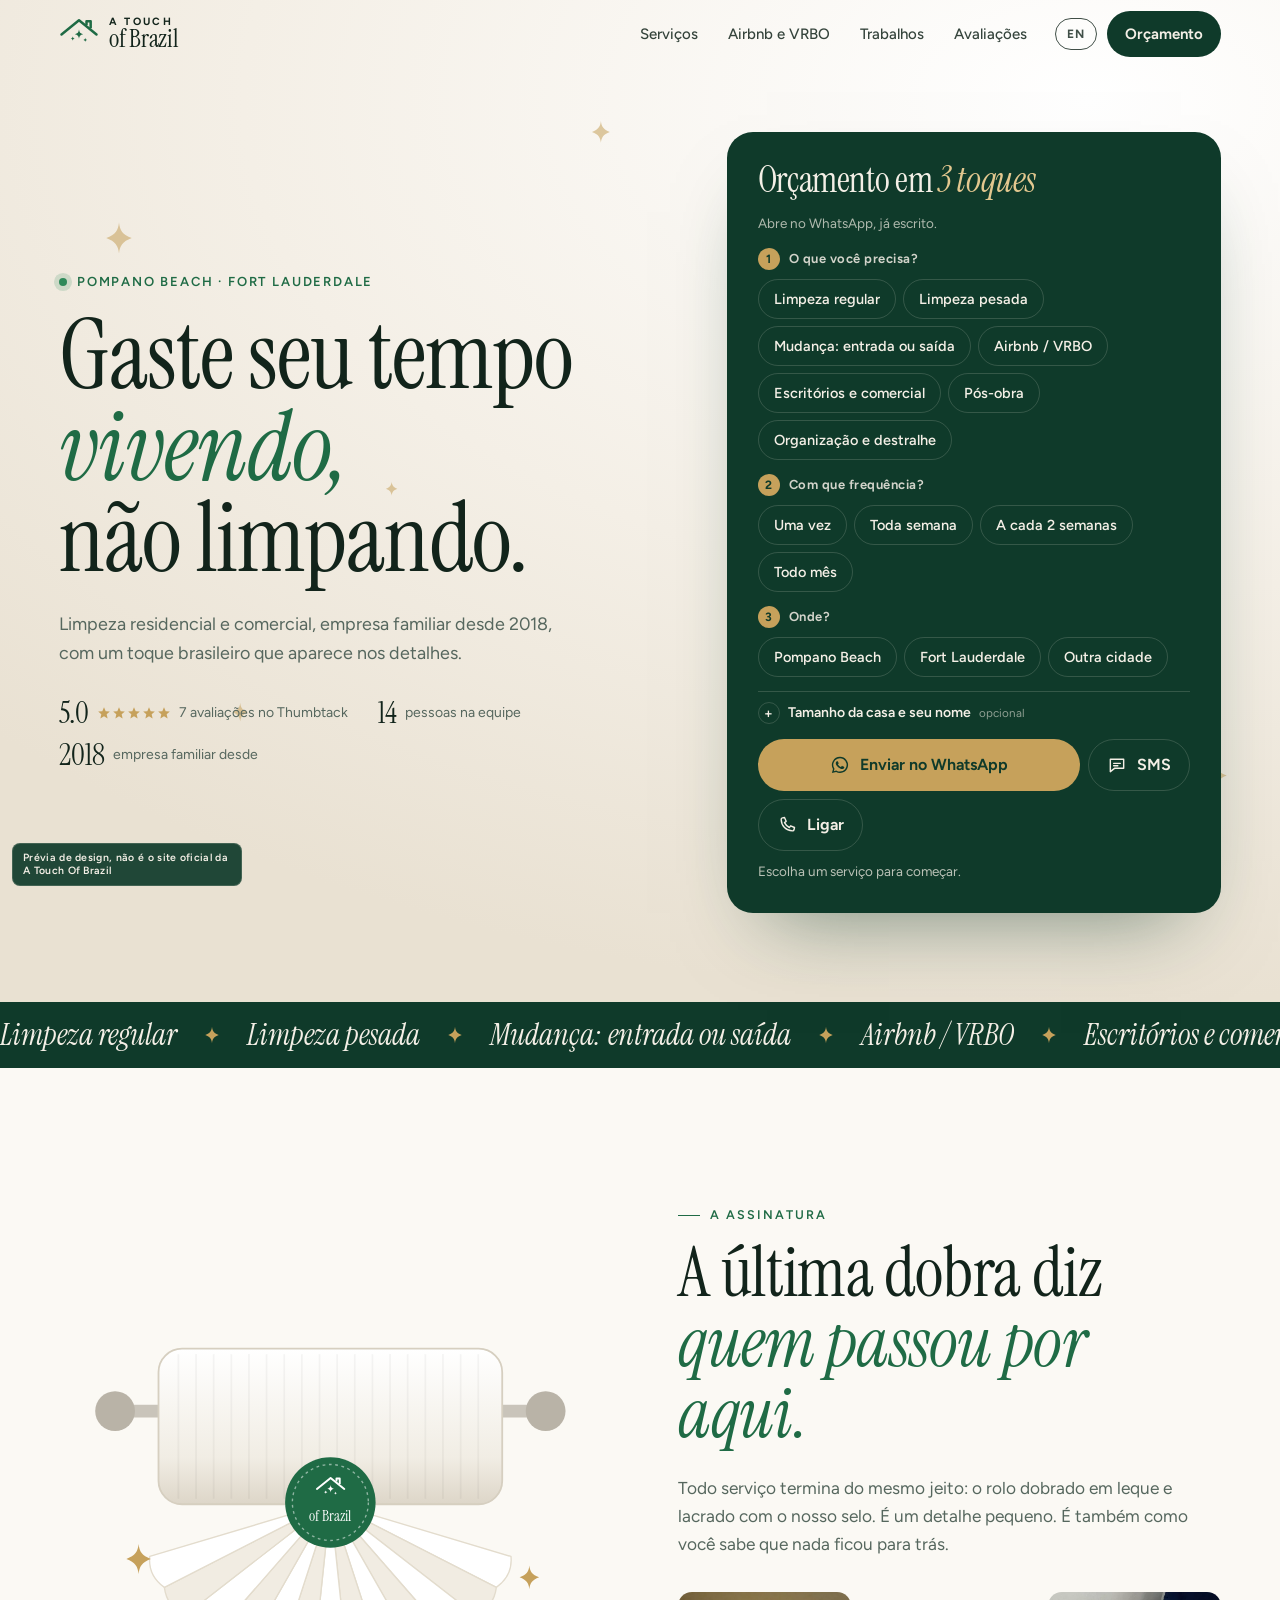
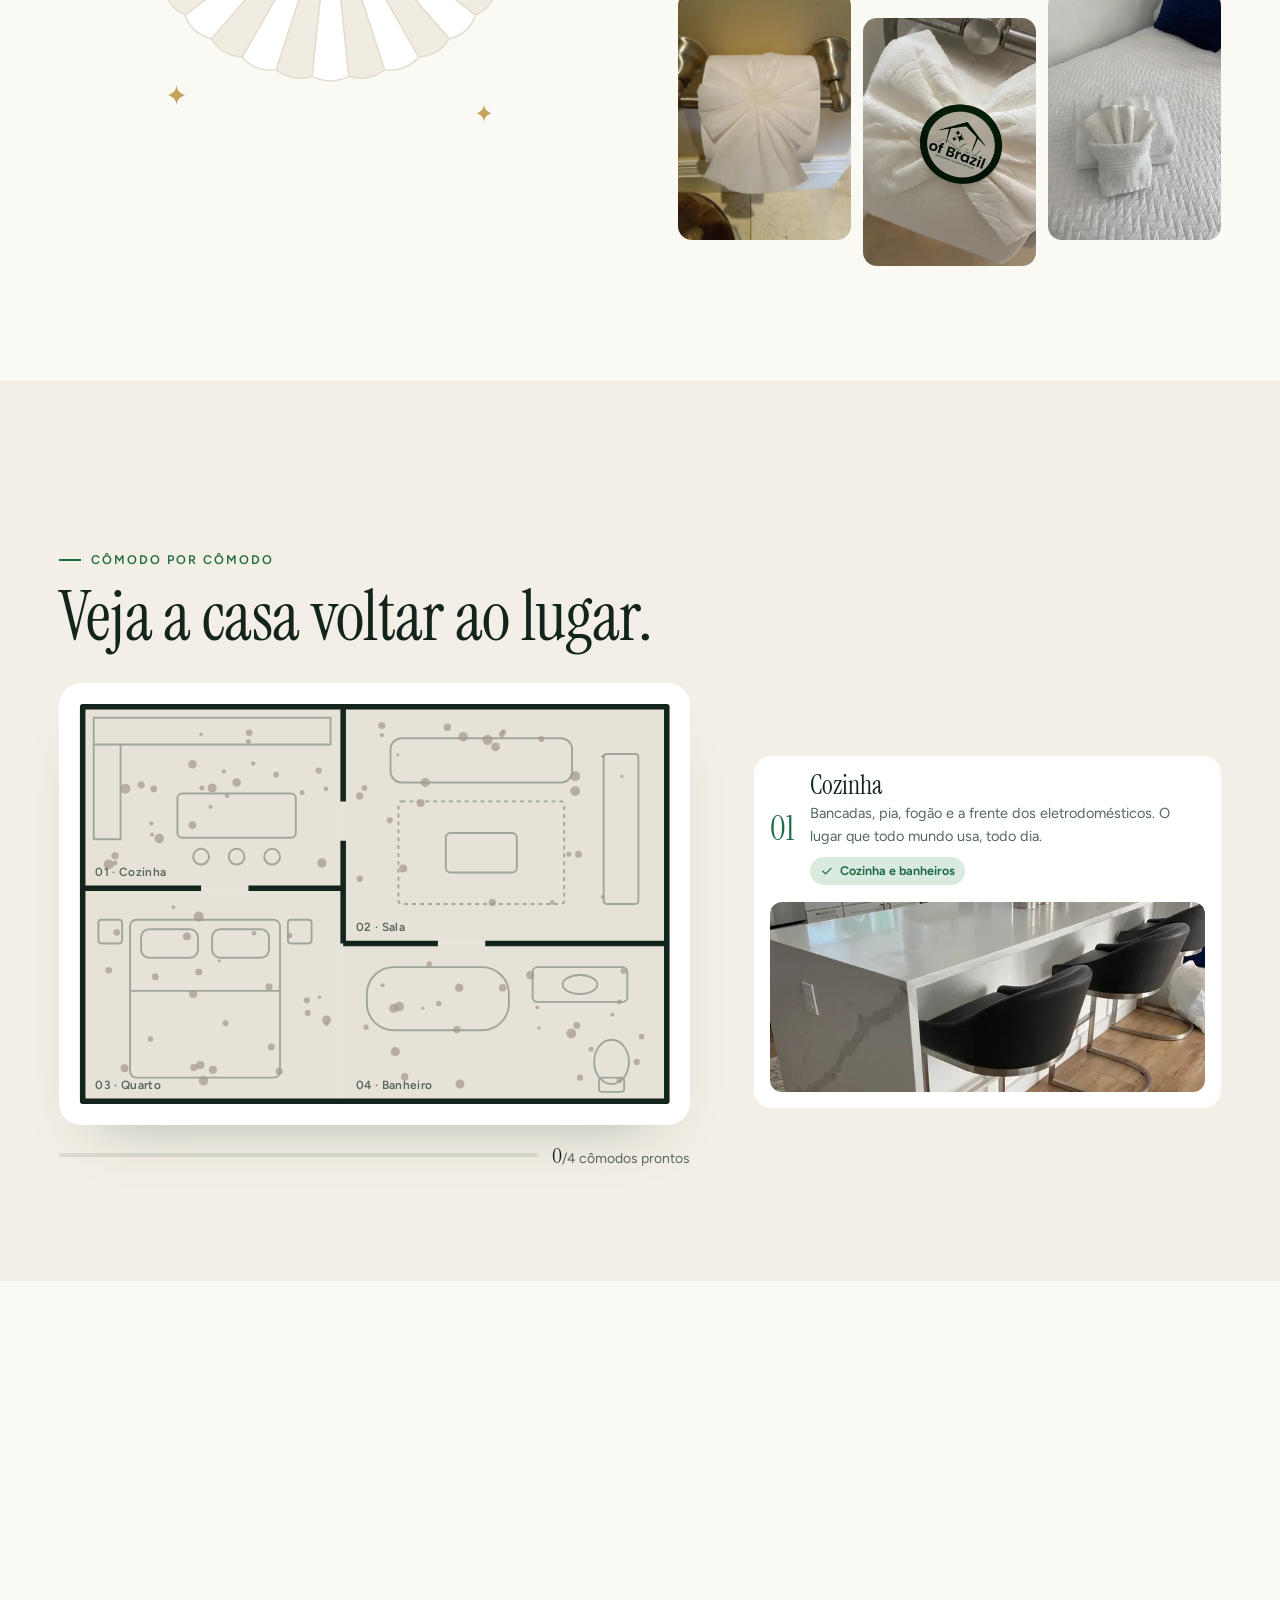
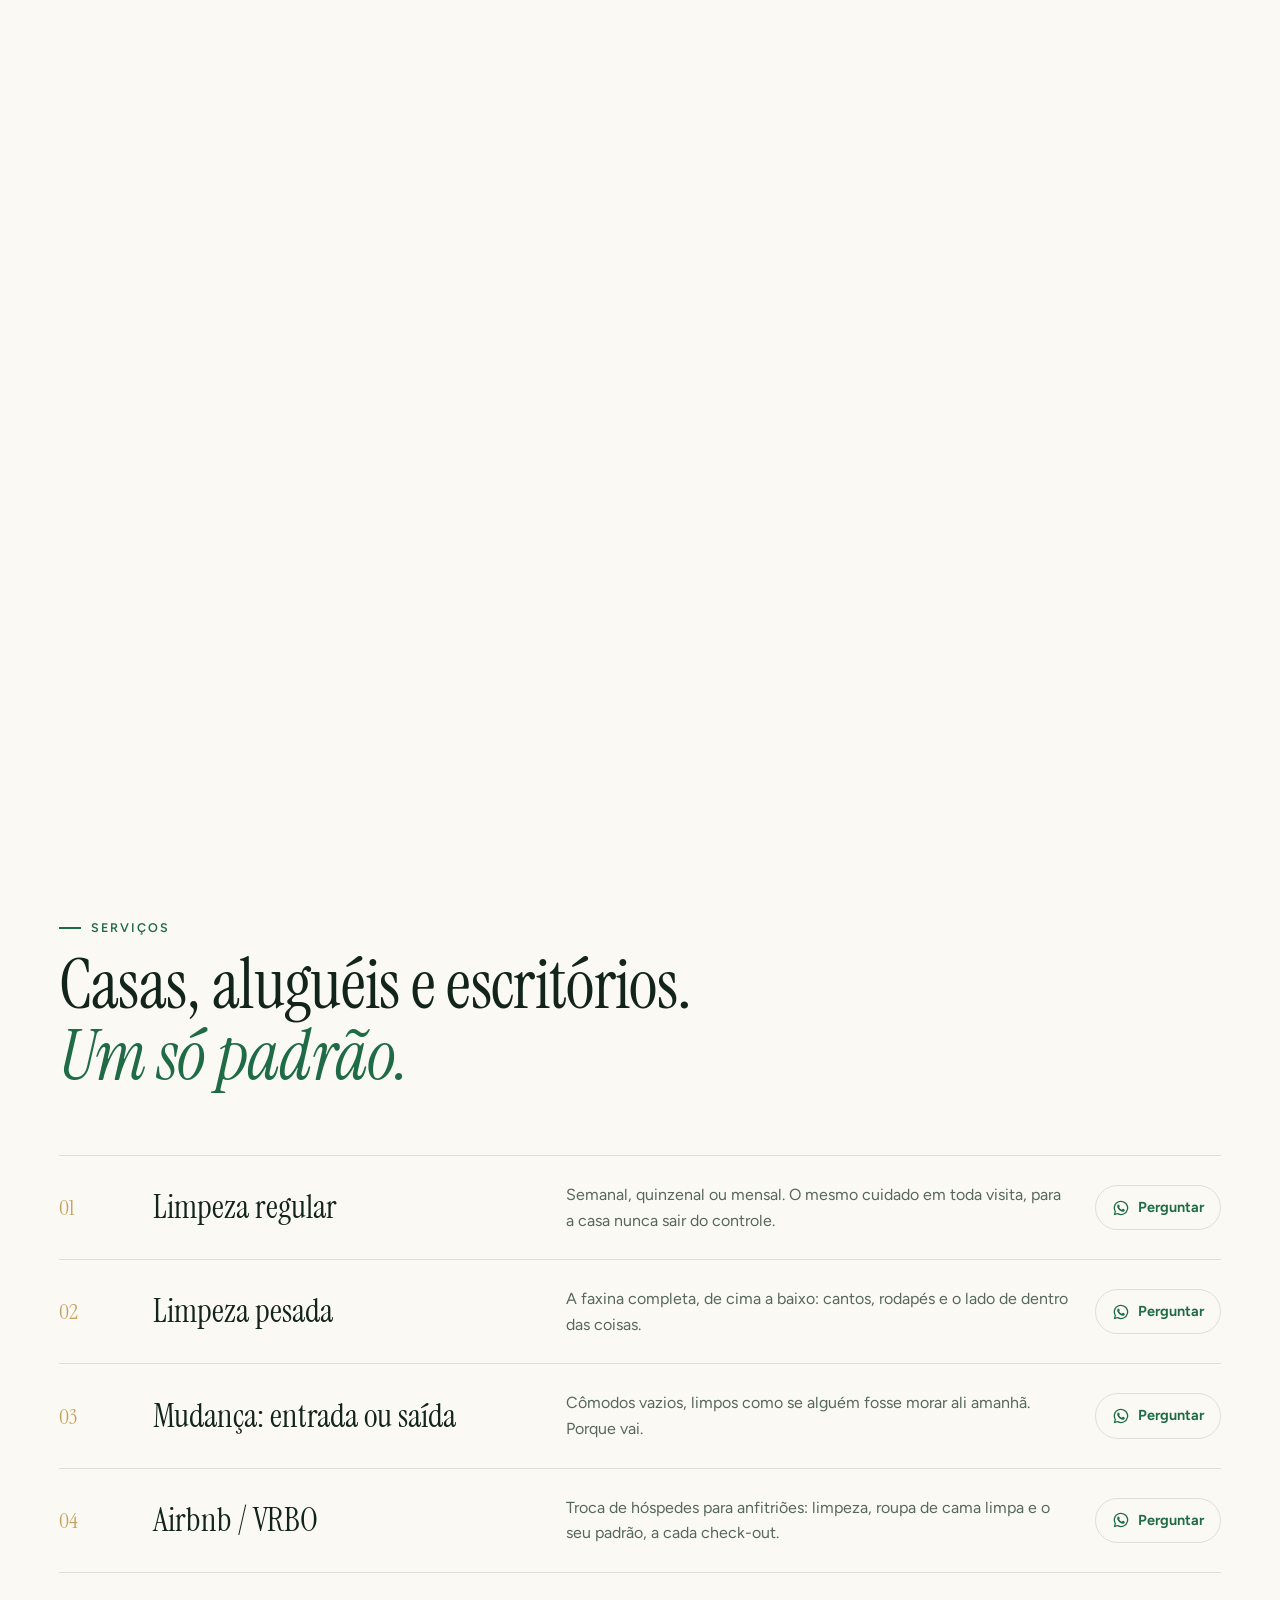
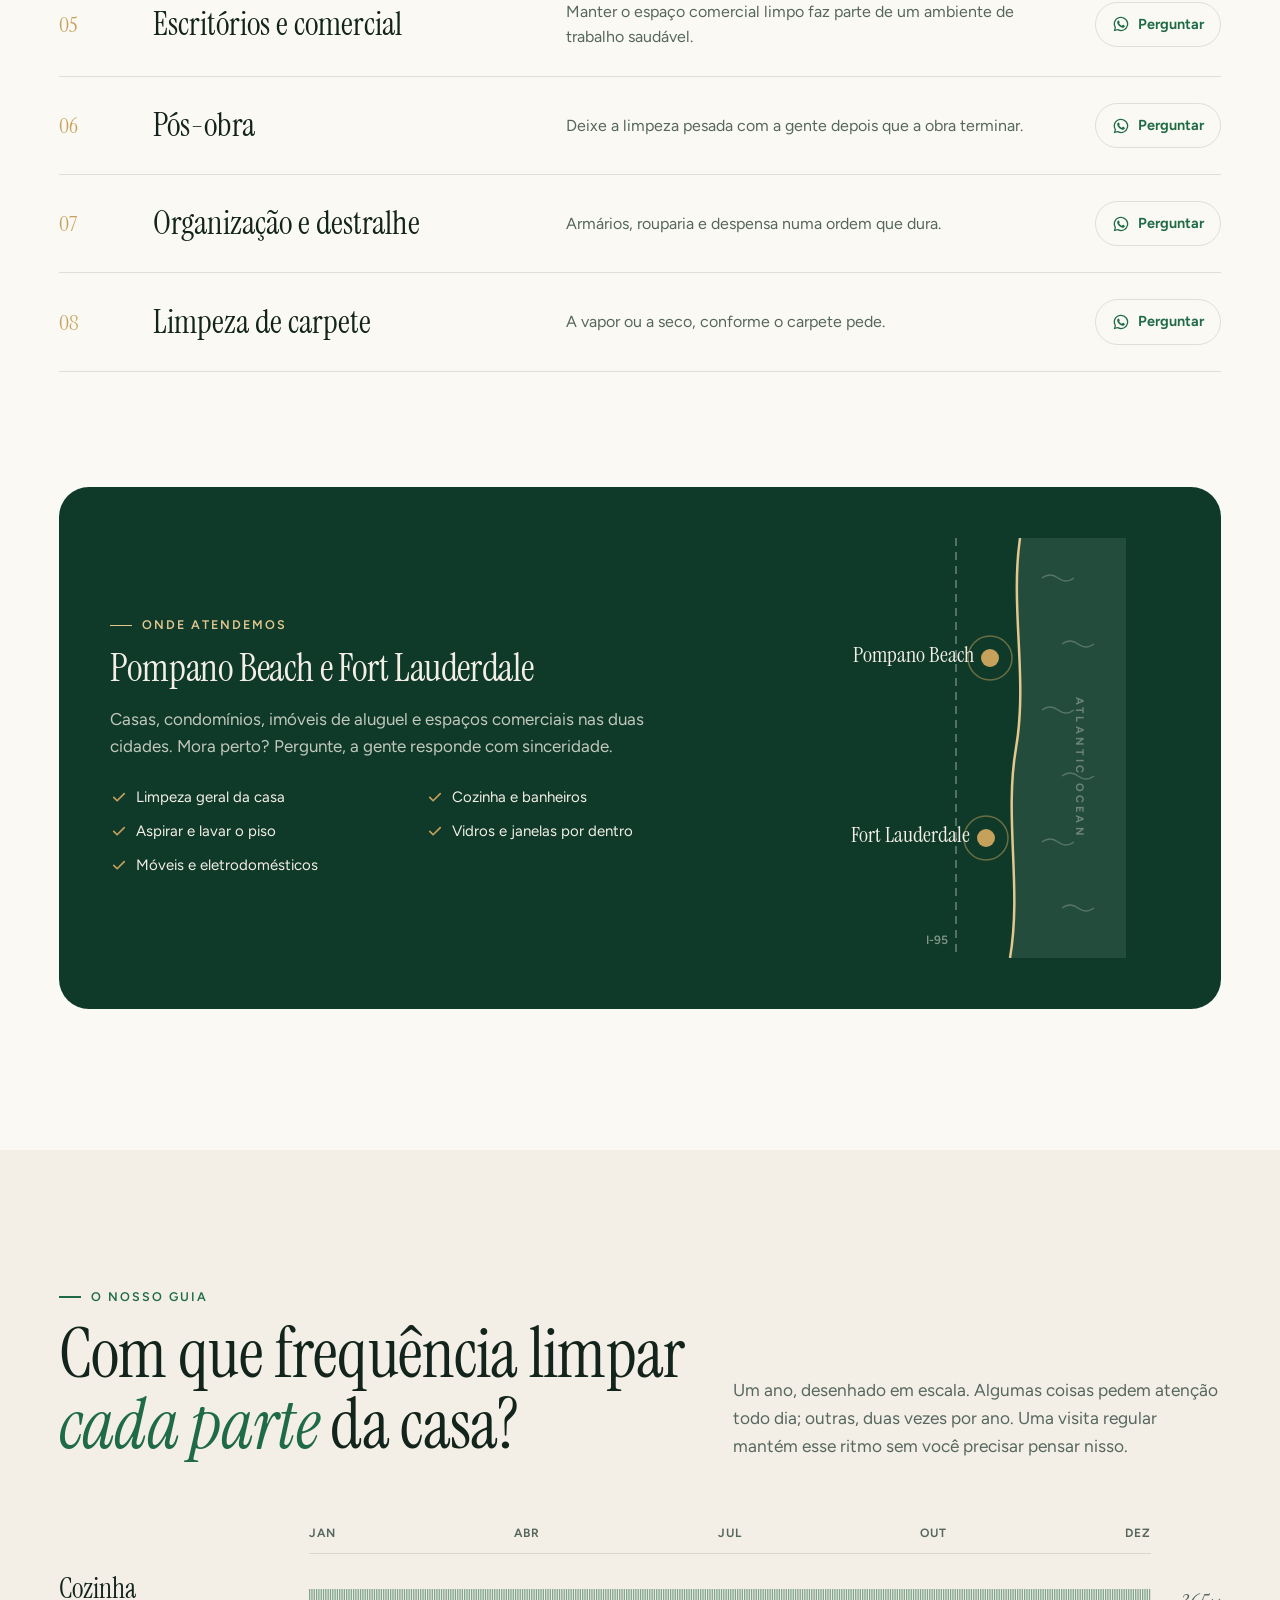
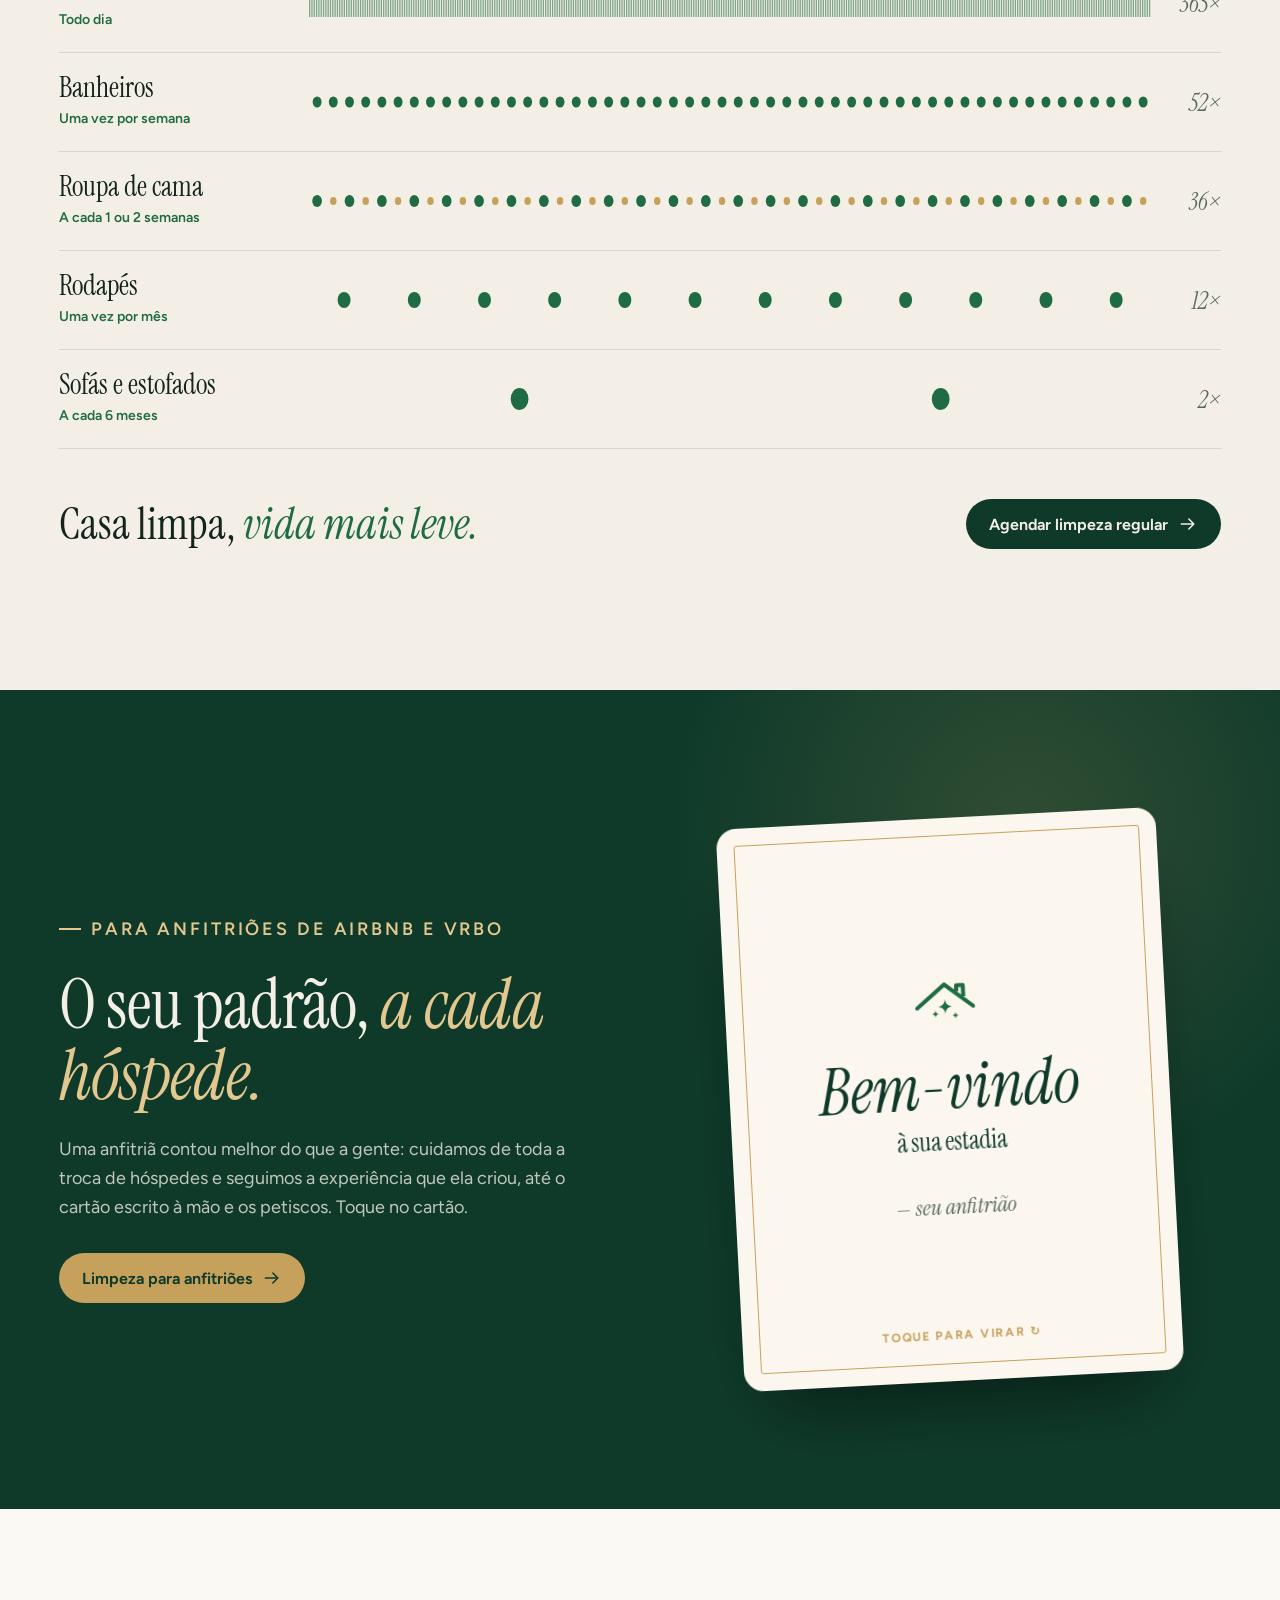
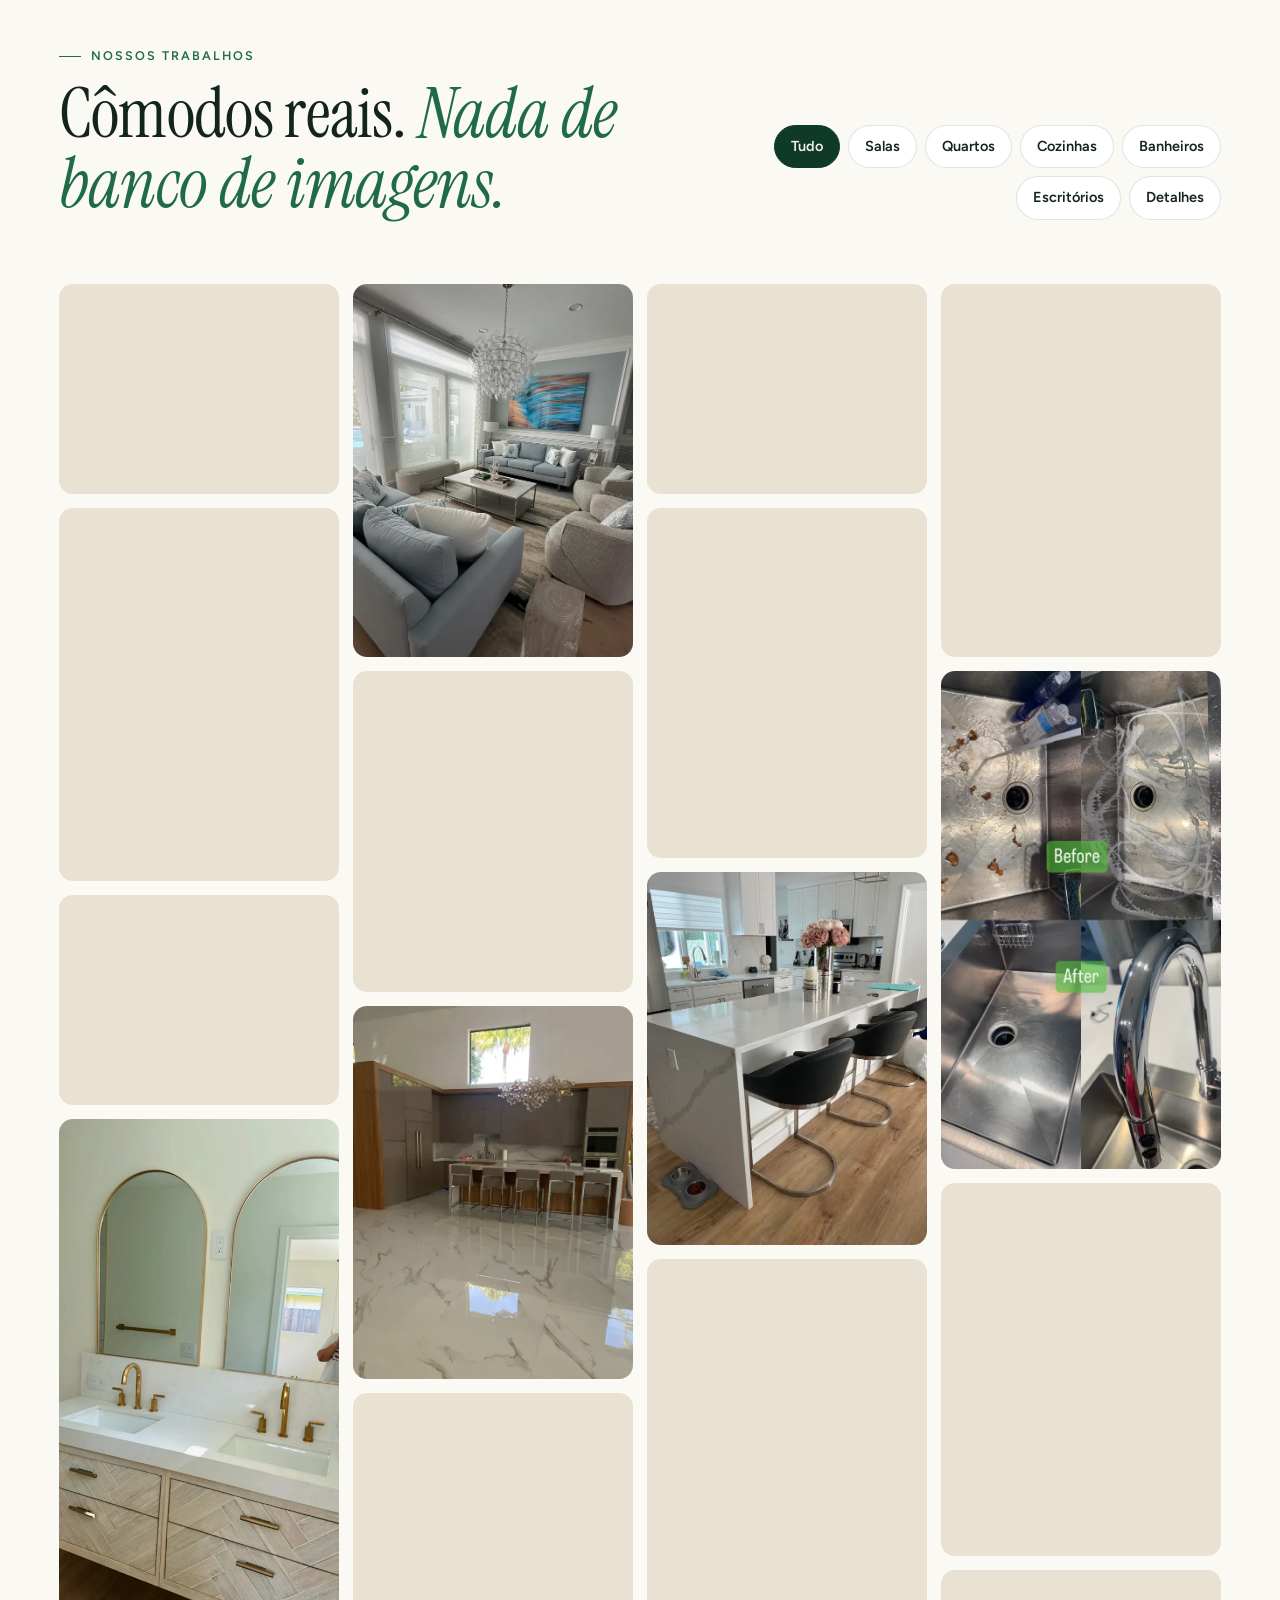
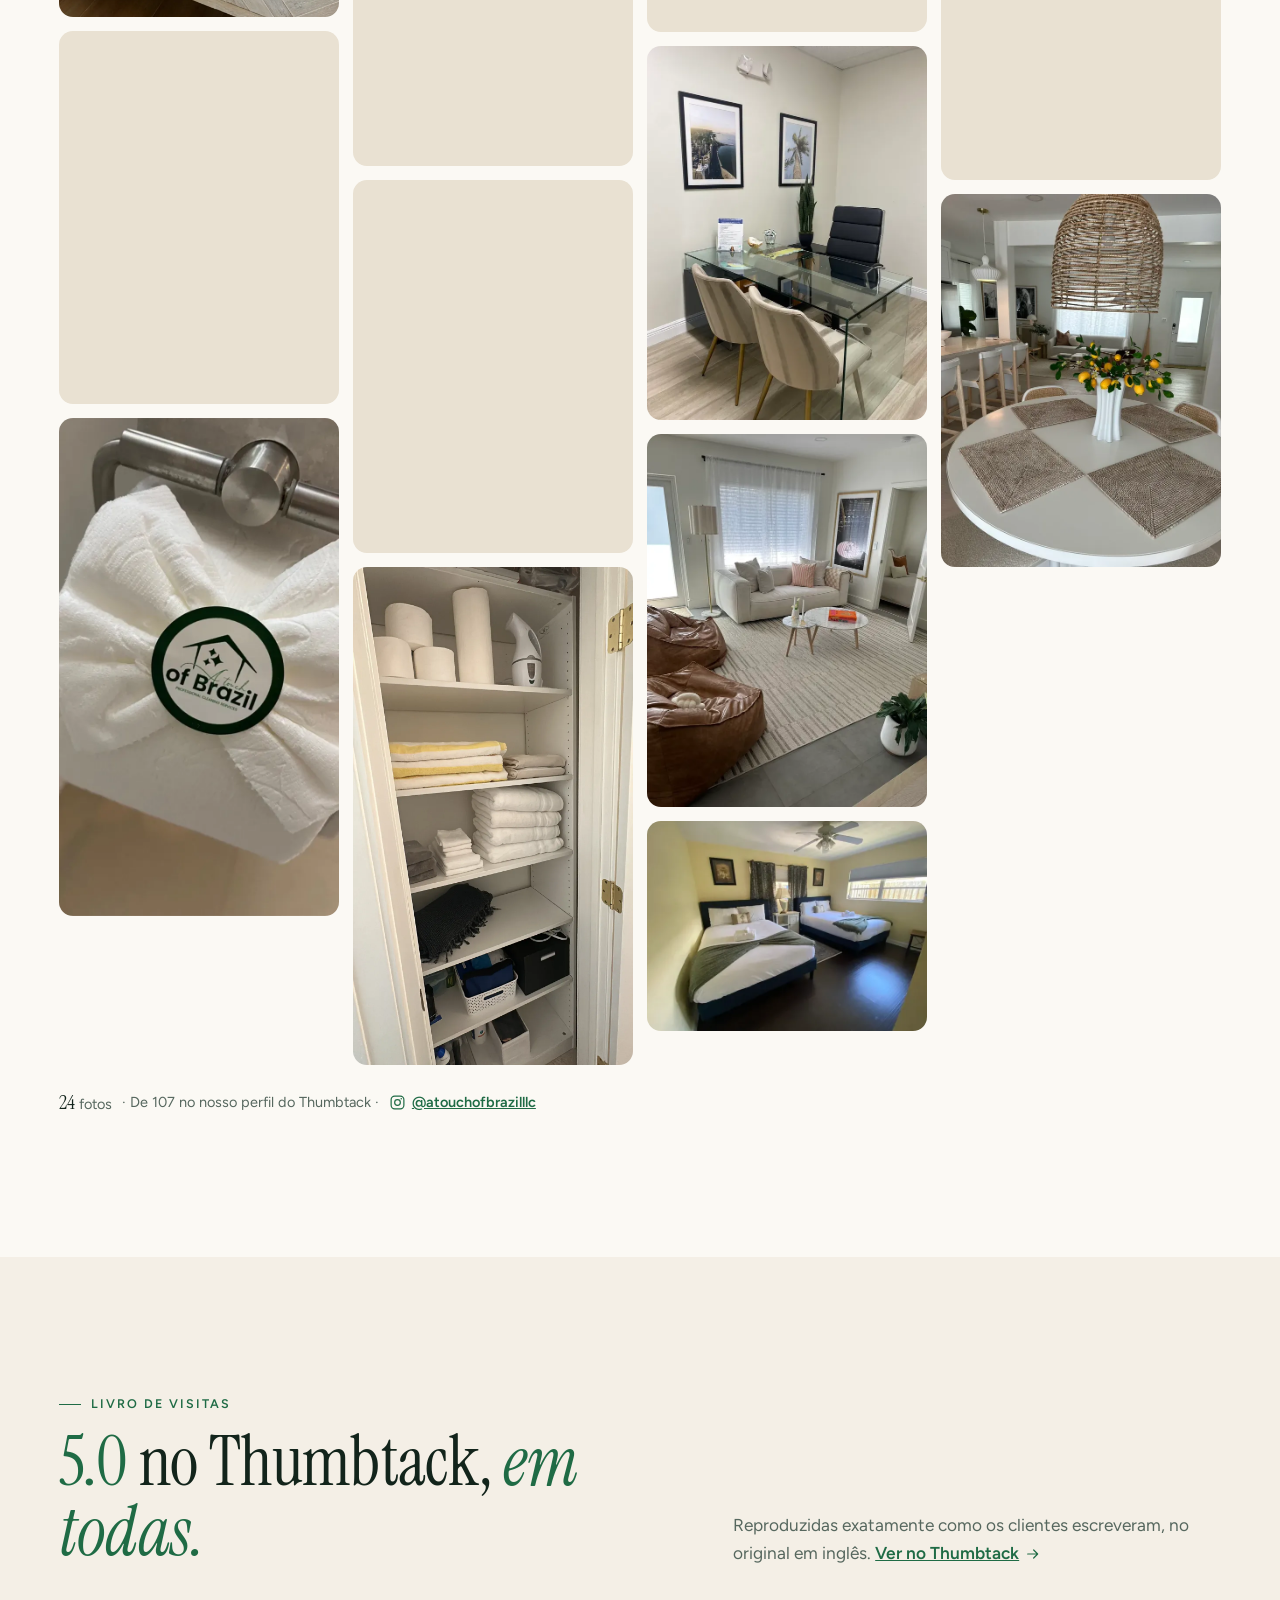
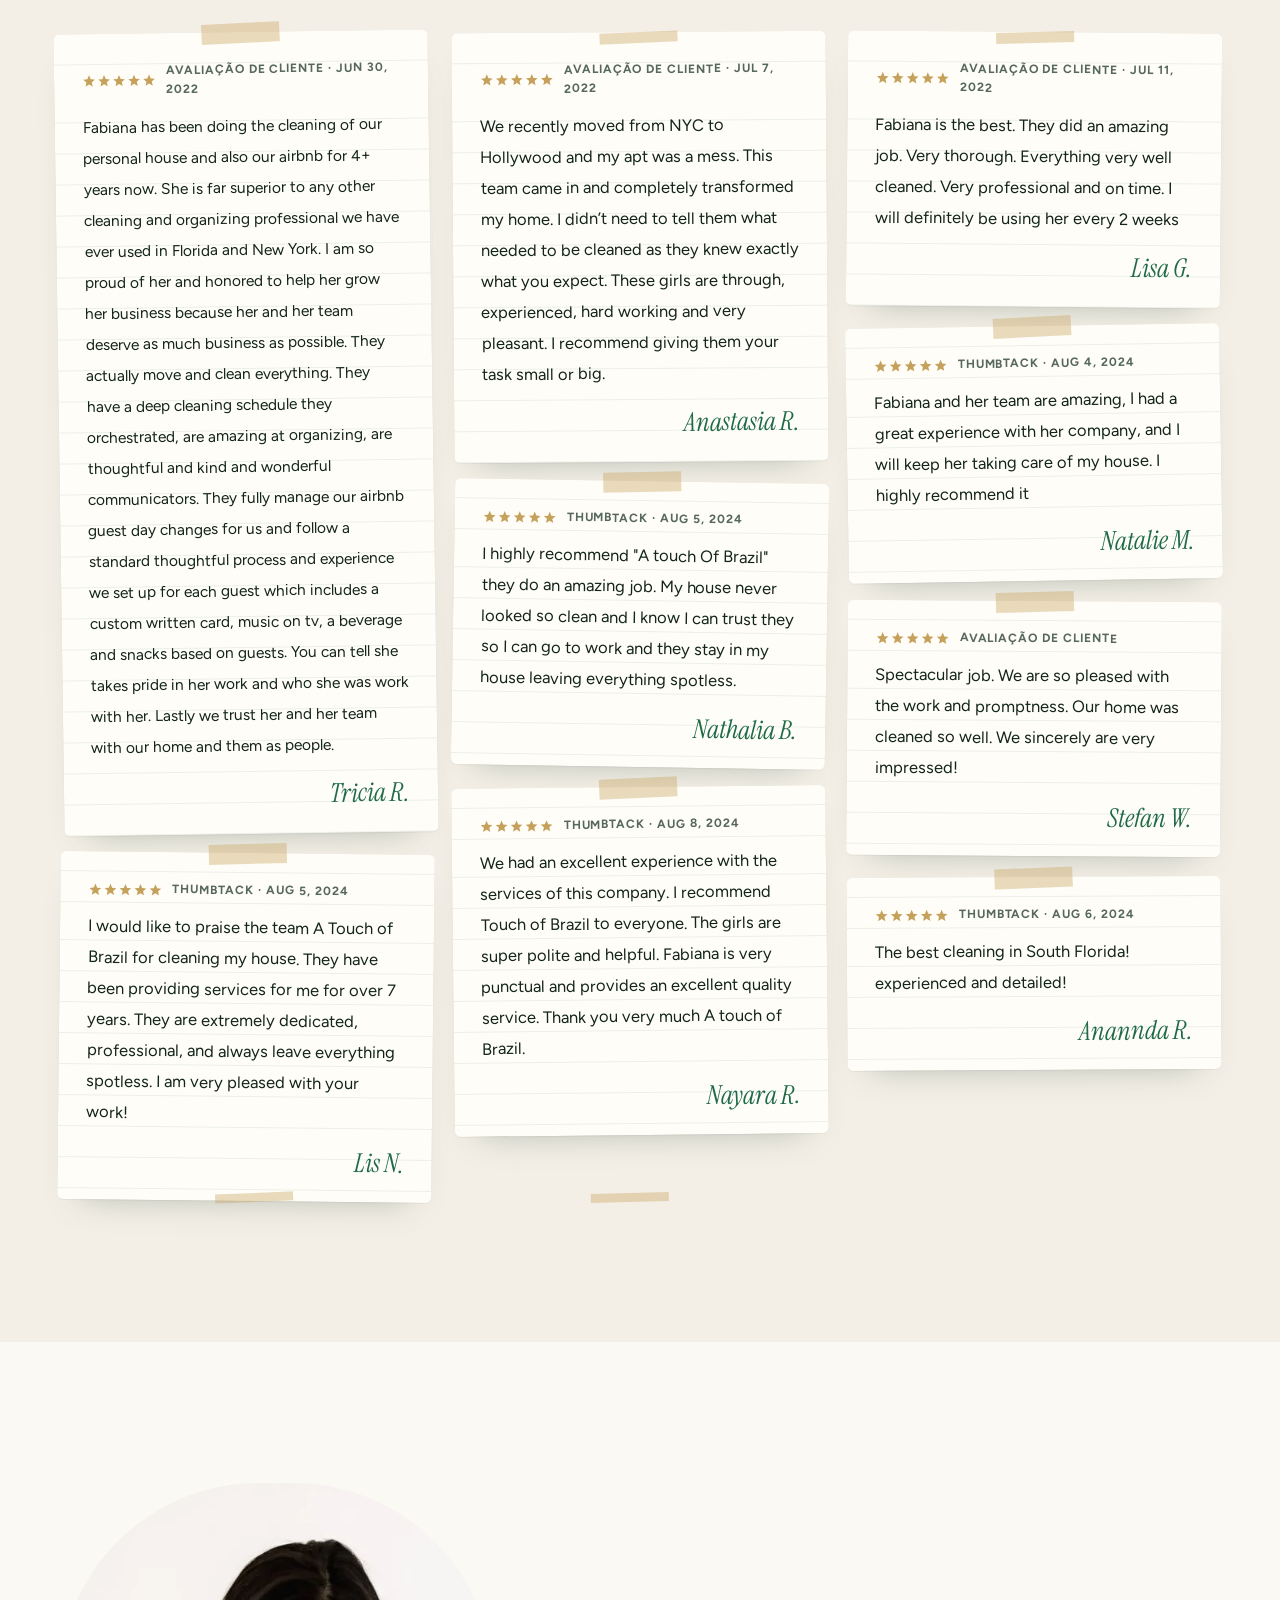
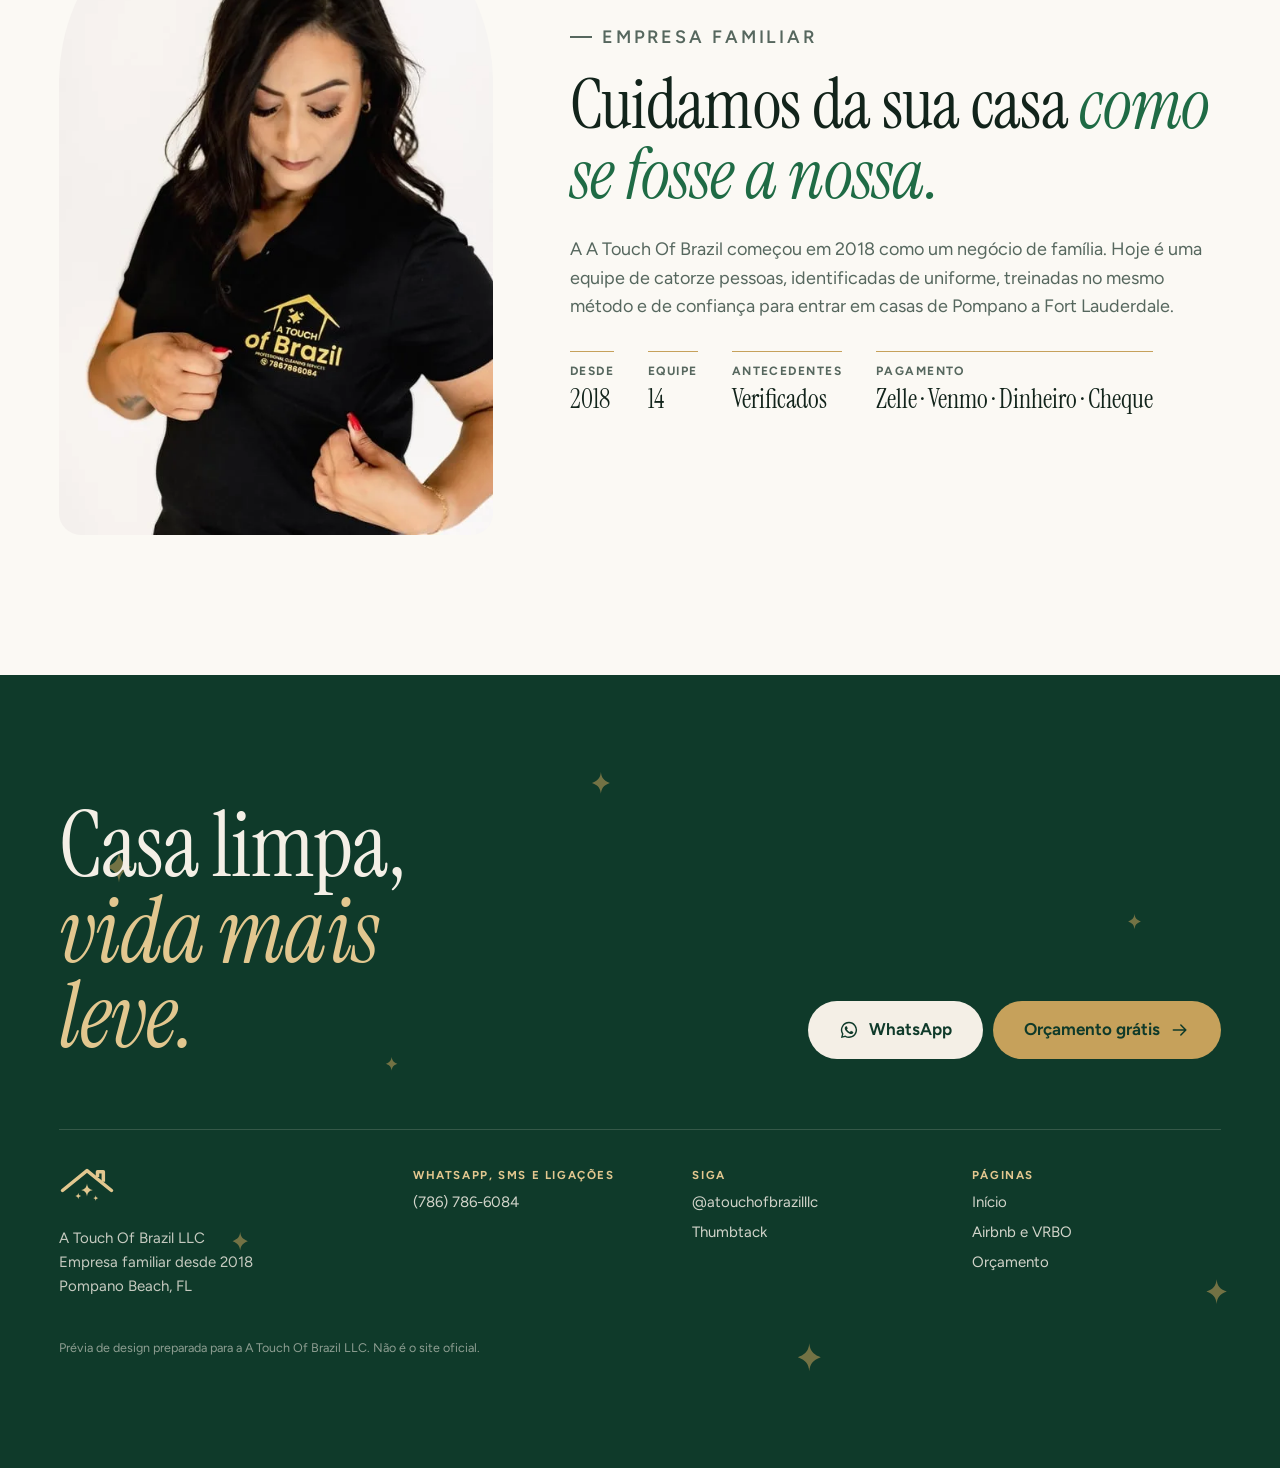
<file: pt/index.html>
<!doctype html>
<html lang="pt-BR" data-page="home">
<head>
<meta charset="utf-8">
<meta name="viewport" content="width=device-width, initial-scale=1">
<meta name="robots" content="noindex, nofollow">
<title>A Touch Of Brazil | Limpeza residencial e comercial em Pompano Beach e Fort Lauderdale</title>
<meta name="description" content="Empresa familiar de limpeza desde 2018. Limpeza regular, pesada, mudança, Airbnb/VRBO, escritórios e pós-obra. Peça orçamento no WhatsApp em três toques.">
<meta name="theme-color" content="#0f3a2a">
<link rel="alternate" hreflang="en" href="../index.html">
<link rel="icon" href="../img/favicon.svg" type="image/svg+xml">
<link rel="preload" href="../fonts/instrument-serif.woff2" as="font" type="font/woff2" crossorigin>
<link rel="preload" href="../fonts/figtree.woff2" as="font" type="font/woff2" crossorigin>
<link rel="stylesheet" href="../styles.css">
<script type="application/ld+json">{"@context":"https://schema.org","@type":"LocalBusiness","name":"A Touch Of Brazil LLC","description":"Family-owned residential and commercial cleaning company in Pompano Beach and Fort Lauderdale, FL.","telephone":"+1-786-786-6084","foundingDate":"2018","numberOfEmployees":14,"address":{"@type":"PostalAddress","addressLocality":"Pompano Beach","addressRegion":"FL","addressCountry":"US"},"areaServed":["Pompano Beach, FL","Fort Lauderdale, FL"],"paymentAccepted":"Cash, Check, Venmo, Zelle","sameAs":["https://www.instagram.com/atouchofbrazilllc/","https://www.thumbtack.com/fl/pompano-beach/house-cleaning/touch-brazil/service/523667725966008325"]}</script>
</head>
<body>

<a class="skip" href="#main">Pular para o conteúdo</a>
<div class="preview-tag" role="note">Prévia de design, não é o site oficial da A Touch Of Brazil</div>
<header class="hd" id="hd">
  <a class="brand" href="../index.html" aria-label="A Touch Of Brazil, início">
    <span class="brand-mark"><svg viewBox="0 0 48 40" aria-hidden="true"><path d="M3 21 24 4l21 17" fill="none" stroke="currentColor" stroke-width="3" stroke-linejoin="round" stroke-linecap="round"/><path d="M33 9.5V5h5v8.5" fill="none" stroke="currentColor" stroke-width="3" stroke-linejoin="round"/><path fill="currentColor" d="M24 15c.4 3.4 1.6 4.8 5 5.6-3.4.8-4.6 2.2-5 5.6-.4-3.4-1.6-4.8-5-5.6 3.4-.8 4.6-2.2 5-5.6Z"/><path fill="currentColor" d="M16.5 23c.2 1.7.8 2.4 2.5 2.8-1.7.4-2.3 1.1-2.5 2.8-.2-1.7-.8-2.4-2.5-2.8 1.7-.4 2.3-1.1 2.5-2.8ZM31.5 25c.2 1.5.7 2.1 2.2 2.5-1.5.4-2 1-2.2 2.5-.2-1.5-.7-2.1-2.2-2.5 1.5-.4 2-1 2.2-2.5Z"/></svg></span>
    <span class="brand-word"><small>A Touch</small><b>of Brazil</b></span>
  </a>
  <nav class="hd-nav" aria-label="Principal">
    <a href="../index.html#services">Serviços</a>
    <a href="../hosts.html" >Airbnb e VRBO</a>
    <a href="../index.html#work">Trabalhos</a>
    <a href="../index.html#reviews">Avaliações</a>
  </nav>
  <div class="hd-right">
    <a class="lang" href="../index.html" hreflang="en" lang="en" aria-label="View in English">EN</a>
    <a class="hd-cta" href="../quote.html" >Orçamento</a>
    <button class="burger" type="button" aria-expanded="false" aria-controls="mnav" aria-label="Abrir menu"><i></i><i></i></button>
  </div>
</header>
<div class="mnav" id="mnav" hidden>
  <nav aria-label="Celular">
    <a href="../index.html">Início</a>
    <a href="../index.html#services">Serviços</a>
    <a href="../hosts.html">Airbnb e VRBO</a>
    <a href="../index.html#work">Trabalhos</a>
    <a href="../index.html#reviews">Avaliações</a>
    <a href="../quote.html">Orçamento grátis</a>
  </nav>
  <div class="mnav-ctas">
    <a class="btn btn-wa" href="https://wa.me/17867866084?text=Ol%C3%A1%2C%20A%20Touch%20of%20Brazil!%20Vim%20pelo%20site%20e%20gostaria%20de%20um%20or%C3%A7amento%20de%20limpeza." target="_blank" rel="noopener"><svg viewBox="0 0 24 24" aria-hidden="true"><path fill="currentColor" d="M12 2.2A9.7 9.7 0 0 0 3.6 16.8L2.3 21.7l5-1.3A9.7 9.7 0 1 0 12 2.2Zm0 17.7a8 8 0 0 1-4.1-1.1l-.3-.2-3 .8.8-2.9-.2-.3A8 8 0 1 1 12 19.9Zm4.4-6c-.2-.1-1.4-.7-1.7-.8-.2-.1-.4-.1-.5.1l-.8 1c-.1.2-.3.2-.5.1a6.6 6.6 0 0 1-3.3-2.9c-.2-.4.2-.4.7-1.3.1-.2 0-.3 0-.4l-.8-1.8c-.2-.5-.4-.4-.5-.4h-.5a.9.9 0 0 0-.7.3 2.8 2.8 0 0 0-.9 2.1 4.9 4.9 0 0 0 1 2.6 11.2 11.2 0 0 0 4.3 3.8c1.6.7 2.2.7 3 .6a2.6 2.6 0 0 0 1.7-1.2 2.1 2.1 0 0 0 .2-1.2c-.1-.1-.3-.2-.5-.3Z"/></svg>WhatsApp (786) 786-6084</a>
    <a class="btn btn-line" href="tel:+17867866084"><svg viewBox="0 0 24 24" aria-hidden="true"><path d="M6.6 3.5 9 3l2 4.6-2 1.6a13 13 0 0 0 5.8 5.8l1.6-2 4.6 2-.5 2.4c-.2 1-1 1.7-2 1.6C10.7 18.7 5.3 13.3 5 5.5c-.1-1 .6-1.8 1.6-2Z" fill="none" stroke="currentColor" stroke-width="1.7" stroke-linejoin="round"/></svg>Ligar</a>
  </div>
</div>
<main id="main" data-lang="pt" data-phone="17867866084">

<section class="hero" id="top">
  <div class="twinkle" aria-hidden="true"><i style="--x:8%;--y:22%;--s:1;--d:0s"><svg viewBox="0 0 24 24" aria-hidden="true"><path fill="currentColor" d="M12 1c.6 5.6 2.4 8.4 9 11-6.6 2.6-8.4 5.4-9 11-.6-5.6-2.4-8.4-9-11 6.6-2.6 8.4-5.4 9-11Z"/></svg></i><i style="--x:18%;--y:70%;--s:0.6;--d:0.7s"><svg viewBox="0 0 24 24" aria-hidden="true"><path fill="currentColor" d="M12 1c.6 5.6 2.4 8.4 9 11-6.6 2.6-8.4 5.4-9 11-.6-5.6-2.4-8.4-9-11 6.6-2.6 8.4-5.4 9-11Z"/></svg></i><i style="--x:46%;--y:12%;--s:0.7;--d:1.4s"><svg viewBox="0 0 24 24" aria-hidden="true"><path fill="currentColor" d="M12 1c.6 5.6 2.4 8.4 9 11-6.6 2.6-8.4 5.4-9 11-.6-5.6-2.4-8.4-9-11 6.6-2.6 8.4-5.4 9-11Z"/></svg></i><i style="--x:62%;--y:84%;--s:0.9;--d:2.0999999999999996s"><svg viewBox="0 0 24 24" aria-hidden="true"><path fill="currentColor" d="M12 1c.6 5.6 2.4 8.4 9 11-6.6 2.6-8.4 5.4-9 11-.6-5.6-2.4-8.4-9-11 6.6-2.6 8.4-5.4 9-11Z"/></svg></i><i style="--x:88%;--y:30%;--s:0.5;--d:2.8s"><svg viewBox="0 0 24 24" aria-hidden="true"><path fill="currentColor" d="M12 1c.6 5.6 2.4 8.4 9 11-6.6 2.6-8.4 5.4-9 11-.6-5.6-2.4-8.4-9-11 6.6-2.6 8.4-5.4 9-11Z"/></svg></i><i style="--x:94%;--y:76%;--s:0.8;--d:3.5s"><svg viewBox="0 0 24 24" aria-hidden="true"><path fill="currentColor" d="M12 1c.6 5.6 2.4 8.4 9 11-6.6 2.6-8.4 5.4-9 11-.6-5.6-2.4-8.4-9-11 6.6-2.6 8.4-5.4 9-11Z"/></svg></i><i style="--x:30%;--y:48%;--s:0.45;--d:4.199999999999999s"><svg viewBox="0 0 24 24" aria-hidden="true"><path fill="currentColor" d="M12 1c.6 5.6 2.4 8.4 9 11-6.6 2.6-8.4 5.4-9 11-.6-5.6-2.4-8.4-9-11 6.6-2.6 8.4-5.4 9-11Z"/></svg></i></div>
  <div class="hero-grid">
    <div class="hero-copy">
      <p class="eyebrow"><span class="dot"></span>Pompano Beach · Fort Lauderdale</p>
      <h1 class="hero-h"><span>Gaste seu tempo</span> <span><i>vivendo,</i></span> <span>não limpando.</span></h1>
      <p class="hero-sub">Limpeza residencial e comercial, empresa familiar desde 2018, com um toque brasileiro que aparece nos detalhes.</p>
      <ul class="proof">
        <li><b>5.0</b><span class="stars" aria-hidden="true"><svg viewBox="0 0 24 24" aria-hidden="true"><path fill="currentColor" d="m12 2 2.9 6.9 7.1.6-5.4 4.7 1.6 7.1L12 17.6 5.8 21.3l1.6-7.1L2 9.5l7.1-.6Z"/></svg><svg viewBox="0 0 24 24" aria-hidden="true"><path fill="currentColor" d="m12 2 2.9 6.9 7.1.6-5.4 4.7 1.6 7.1L12 17.6 5.8 21.3l1.6-7.1L2 9.5l7.1-.6Z"/></svg><svg viewBox="0 0 24 24" aria-hidden="true"><path fill="currentColor" d="m12 2 2.9 6.9 7.1.6-5.4 4.7 1.6 7.1L12 17.6 5.8 21.3l1.6-7.1L2 9.5l7.1-.6Z"/></svg><svg viewBox="0 0 24 24" aria-hidden="true"><path fill="currentColor" d="m12 2 2.9 6.9 7.1.6-5.4 4.7 1.6 7.1L12 17.6 5.8 21.3l1.6-7.1L2 9.5l7.1-.6Z"/></svg><svg viewBox="0 0 24 24" aria-hidden="true"><path fill="currentColor" d="m12 2 2.9 6.9 7.1.6-5.4 4.7 1.6 7.1L12 17.6 5.8 21.3l1.6-7.1L2 9.5l7.1-.6Z"/></svg></span><span>7 avaliações no Thumbtack</span></li>
        <li><b>14</b><span>pessoas na equipe</span></li>
        <li><b>2018</b><span>empresa familiar desde</span></li>
      </ul>
    </div>
    <div class="hero-form">
<form class="qt" id="qt-home" novalidate aria-labelledby="qt-home-h">
  <div class="qt-head">
    <h2 id="qt-home-h" class="qt-title">Orçamento em <i>3 toques</i></h2>
    <p class="qt-sub">Abre no WhatsApp, já escrito.</p>
  </div>
  <fieldset class="qt-step">
    <legend><b>1</b>O que você precisa?</legend>
    <div class="chips"><label class="chip"><input type="radio" name="svc" value="Limpeza regular" data-id="regular"><span>Limpeza regular</span></label><label class="chip"><input type="radio" name="svc" value="Limpeza pesada" data-id="deep"><span>Limpeza pesada</span></label><label class="chip"><input type="radio" name="svc" value="Mudança: entrada ou saída" data-id="move"><span>Mudança: entrada ou saída</span></label><label class="chip"><input type="radio" name="svc" value="Airbnb / VRBO" data-id="airbnb"><span>Airbnb / VRBO</span></label><label class="chip"><input type="radio" name="svc" value="Escritórios e comercial" data-id="office"><span>Escritórios e comercial</span></label><label class="chip"><input type="radio" name="svc" value="Pós-obra" data-id="post"><span>Pós-obra</span></label><label class="chip"><input type="radio" name="svc" value="Organização e destralhe" data-id="organize"><span>Organização e destralhe</span></label></div>
  </fieldset>
  <fieldset class="qt-step">
    <legend><b>2</b>Com que frequência?</legend>
    <div class="chips"><label class="chip"><input type="radio" name="freq" value="Uma vez" data-id="once"><span>Uma vez</span></label><label class="chip"><input type="radio" name="freq" value="Toda semana" data-id="weekly"><span>Toda semana</span></label><label class="chip"><input type="radio" name="freq" value="A cada 2 semanas" data-id="biweekly"><span>A cada 2 semanas</span></label><label class="chip"><input type="radio" name="freq" value="Todo mês" data-id="monthly"><span>Todo mês</span></label><label class="chip only-airbnb" hidden><input type="radio" name="freq" value="A cada check-out" data-id="checkout"><span>A cada check-out</span></label></div>
  </fieldset>
  <fieldset class="qt-step">
    <legend><b>3</b>Onde?</legend>
    <div class="chips"><label class="chip"><input type="radio" name="city" value="Pompano Beach"><span>Pompano Beach</span></label><label class="chip"><input type="radio" name="city" value="Fort Lauderdale"><span>Fort Lauderdale</span></label><label class="chip"><input type="radio" name="city" value="other" data-id="other"><span>Outra cidade</span></label></div>
    <label class="fld city-other" hidden><span>Cidade ou ZIP</span><input name="cityOther" autocomplete="postal-code" placeholder="ex.: Deerfield Beach"></label>
  </fieldset>
  <details class="qt-more">
    <summary>Tamanho da casa e seu nome <small>opcional</small></summary>
    <div class="chips sizes"><label class="chip sm"><input type="radio" name="size" value="Estúdio"><span>Estúdio</span></label><label class="chip sm"><input type="radio" name="size" value="1 quarto"><span>1 quarto</span></label><label class="chip sm"><input type="radio" name="size" value="2 quartos"><span>2 quartos</span></label><label class="chip sm"><input type="radio" name="size" value="3 quartos"><span>3 quartos</span></label><label class="chip sm"><input type="radio" name="size" value="4 quartos"><span>4 quartos</span></label><label class="chip sm"><input type="radio" name="size" value="5+ quartos"><span>5+ quartos</span></label></div>
    <div class="qt-fields">
      <label class="fld"><span>Seu nome</span><input name="name" autocomplete="name"></label>
      <label class="fld"><span>Algo que devemos saber?</span><input name="notes" placeholder="ex.: 2 cachorros, melhor dia é sexta"></label>
    </div>
  </details>
  <div class="qt-send">
    <a class="btn btn-wa qt-wa" href="https://wa.me/17867866084?text=Ol%C3%A1%2C%20A%20Touch%20of%20Brazil!%20Vim%20pelo%20site%20e%20gostaria%20de%20um%20or%C3%A7amento%20de%20limpeza." target="_blank" rel="noopener"><svg viewBox="0 0 24 24" aria-hidden="true"><path fill="currentColor" d="M12 2.2A9.7 9.7 0 0 0 3.6 16.8L2.3 21.7l5-1.3A9.7 9.7 0 1 0 12 2.2Zm0 17.7a8 8 0 0 1-4.1-1.1l-.3-.2-3 .8.8-2.9-.2-.3A8 8 0 1 1 12 19.9Zm4.4-6c-.2-.1-1.4-.7-1.7-.8-.2-.1-.4-.1-.5.1l-.8 1c-.1.2-.3.2-.5.1a6.6 6.6 0 0 1-3.3-2.9c-.2-.4.2-.4.7-1.3.1-.2 0-.3 0-.4l-.8-1.8c-.2-.5-.4-.4-.5-.4h-.5a.9.9 0 0 0-.7.3 2.8 2.8 0 0 0-.9 2.1 4.9 4.9 0 0 0 1 2.6 11.2 11.2 0 0 0 4.3 3.8c1.6.7 2.2.7 3 .6a2.6 2.6 0 0 0 1.7-1.2 2.1 2.1 0 0 0 .2-1.2c-.1-.1-.3-.2-.5-.3Z"/></svg><span>Enviar no WhatsApp</span></a>
    <a class="btn btn-line qt-sms" href="sms:+17867866084?&body=Ol%C3%A1%2C%20A%20Touch%20of%20Brazil!%20Vim%20pelo%20site%20e%20gostaria%20de%20um%20or%C3%A7amento%20de%20limpeza."><svg viewBox="0 0 24 24" aria-hidden="true"><path d="M4 5h16v11H9l-5 4V5Z" fill="none" stroke="currentColor" stroke-width="1.7" stroke-linejoin="round"/><path d="M8 10h8M8 13h5" stroke="currentColor" stroke-width="1.7" stroke-linecap="round"/></svg><span>SMS</span></a>
    <a class="btn btn-line qt-call" href="tel:+17867866084" aria-label="Ligar (786) 786-6084"><svg viewBox="0 0 24 24" aria-hidden="true"><path d="M6.6 3.5 9 3l2 4.6-2 1.6a13 13 0 0 0 5.8 5.8l1.6-2 4.6 2-.5 2.4c-.2 1-1 1.7-2 1.6C10.7 18.7 5.3 13.3 5 5.5c-.1-1 .6-1.8 1.6-2Z" fill="none" stroke="currentColor" stroke-width="1.7" stroke-linejoin="round"/></svg><span>Ligar</span></a>
  </div>
  <p class="qt-hint" aria-live="polite">Escolha um serviço para começar.</p>
  <div class="qt-preview" aria-live="polite"><span>Sua mensagem</span><pre class="qt-msg"></pre></div>
</form></div>
  </div>
</section>

<div class="band" aria-hidden="true"><div class="band-in"><span>Limpeza regular</span><svg viewBox="0 0 24 24" aria-hidden="true"><path fill="currentColor" d="M12 1c.6 5.6 2.4 8.4 9 11-6.6 2.6-8.4 5.4-9 11-.6-5.6-2.4-8.4-9-11 6.6-2.6 8.4-5.4 9-11Z"/></svg><span>Limpeza pesada</span><svg viewBox="0 0 24 24" aria-hidden="true"><path fill="currentColor" d="M12 1c.6 5.6 2.4 8.4 9 11-6.6 2.6-8.4 5.4-9 11-.6-5.6-2.4-8.4-9-11 6.6-2.6 8.4-5.4 9-11Z"/></svg><span>Mudança: entrada ou saída</span><svg viewBox="0 0 24 24" aria-hidden="true"><path fill="currentColor" d="M12 1c.6 5.6 2.4 8.4 9 11-6.6 2.6-8.4 5.4-9 11-.6-5.6-2.4-8.4-9-11 6.6-2.6 8.4-5.4 9-11Z"/></svg><span>Airbnb / VRBO</span><svg viewBox="0 0 24 24" aria-hidden="true"><path fill="currentColor" d="M12 1c.6 5.6 2.4 8.4 9 11-6.6 2.6-8.4 5.4-9 11-.6-5.6-2.4-8.4-9-11 6.6-2.6 8.4-5.4 9-11Z"/></svg><span>Escritórios e comercial</span><svg viewBox="0 0 24 24" aria-hidden="true"><path fill="currentColor" d="M12 1c.6 5.6 2.4 8.4 9 11-6.6 2.6-8.4 5.4-9 11-.6-5.6-2.4-8.4-9-11 6.6-2.6 8.4-5.4 9-11Z"/></svg><span>Pós-obra</span><svg viewBox="0 0 24 24" aria-hidden="true"><path fill="currentColor" d="M12 1c.6 5.6 2.4 8.4 9 11-6.6 2.6-8.4 5.4-9 11-.6-5.6-2.4-8.4-9-11 6.6-2.6 8.4-5.4 9-11Z"/></svg><span>Organização e destralhe</span><svg viewBox="0 0 24 24" aria-hidden="true"><path fill="currentColor" d="M12 1c.6 5.6 2.4 8.4 9 11-6.6 2.6-8.4 5.4-9 11-.6-5.6-2.4-8.4-9-11 6.6-2.6 8.4-5.4 9-11Z"/></svg><span>Limpeza de carpete</span><svg viewBox="0 0 24 24" aria-hidden="true"><path fill="currentColor" d="M12 1c.6 5.6 2.4 8.4 9 11-6.6 2.6-8.4 5.4-9 11-.6-5.6-2.4-8.4-9-11 6.6-2.6 8.4-5.4 9-11Z"/></svg><span>Limpeza regular</span><svg viewBox="0 0 24 24" aria-hidden="true"><path fill="currentColor" d="M12 1c.6 5.6 2.4 8.4 9 11-6.6 2.6-8.4 5.4-9 11-.6-5.6-2.4-8.4-9-11 6.6-2.6 8.4-5.4 9-11Z"/></svg><span>Limpeza pesada</span><svg viewBox="0 0 24 24" aria-hidden="true"><path fill="currentColor" d="M12 1c.6 5.6 2.4 8.4 9 11-6.6 2.6-8.4 5.4-9 11-.6-5.6-2.4-8.4-9-11 6.6-2.6 8.4-5.4 9-11Z"/></svg><span>Mudança: entrada ou saída</span><svg viewBox="0 0 24 24" aria-hidden="true"><path fill="currentColor" d="M12 1c.6 5.6 2.4 8.4 9 11-6.6 2.6-8.4 5.4-9 11-.6-5.6-2.4-8.4-9-11 6.6-2.6 8.4-5.4 9-11Z"/></svg><span>Airbnb / VRBO</span><svg viewBox="0 0 24 24" aria-hidden="true"><path fill="currentColor" d="M12 1c.6 5.6 2.4 8.4 9 11-6.6 2.6-8.4 5.4-9 11-.6-5.6-2.4-8.4-9-11 6.6-2.6 8.4-5.4 9-11Z"/></svg><span>Escritórios e comercial</span><svg viewBox="0 0 24 24" aria-hidden="true"><path fill="currentColor" d="M12 1c.6 5.6 2.4 8.4 9 11-6.6 2.6-8.4 5.4-9 11-.6-5.6-2.4-8.4-9-11 6.6-2.6 8.4-5.4 9-11Z"/></svg><span>Pós-obra</span><svg viewBox="0 0 24 24" aria-hidden="true"><path fill="currentColor" d="M12 1c.6 5.6 2.4 8.4 9 11-6.6 2.6-8.4 5.4-9 11-.6-5.6-2.4-8.4-9-11 6.6-2.6 8.4-5.4 9-11Z"/></svg><span>Organização e destralhe</span><svg viewBox="0 0 24 24" aria-hidden="true"><path fill="currentColor" d="M12 1c.6 5.6 2.4 8.4 9 11-6.6 2.6-8.4 5.4-9 11-.6-5.6-2.4-8.4-9-11 6.6-2.6 8.4-5.4 9-11Z"/></svg><span>Limpeza de carpete</span><svg viewBox="0 0 24 24" aria-hidden="true"><path fill="currentColor" d="M12 1c.6 5.6 2.4 8.4 9 11-6.6 2.6-8.4 5.4-9 11-.6-5.6-2.4-8.4-9-11 6.6-2.6 8.4-5.4 9-11Z"/></svg></div></div>

<section class="fold sec" id="fold" aria-labelledby="fold-h">
  <div class="fold-grid">
    <figure class="fold-art"><svg class="fold-svg" viewBox="0 0 600 520" role="img" aria-label="Illustration: a toilet paper roll with the end folded into a fan and sealed">
  <defs><linearGradient id="rollg" x1="0" y1="0" x2="0" y2="1"><stop offset="0" stop-color="#fff"/><stop offset=".7" stop-color="#f1ede4"/><stop offset="1" stop-color="#ddd6c8"/></linearGradient></defs>
  <g class="holder"><rect x="56" y="128" width="488" height="14" rx="7"/><circle cx="62" cy="135" r="22"/><circle cx="538" cy="135" r="22"/></g>
  <g class="roll"><rect x="110" y="66" width="380" height="172" rx="26" fill="url(#rollg)"/><path d="M132 72v160"/><path d="M151.5 72v160"/><path d="M171 72v160"/><path d="M190.5 72v160"/><path d="M210 72v160"/><path d="M229.5 72v160"/><path d="M249 72v160"/><path d="M268.5 72v160"/><path d="M288 72v160"/><path d="M307.5 72v160"/><path d="M327 72v160"/><path d="M346.5 72v160"/><path d="M366 72v160"/><path d="M385.5 72v160"/><path d="M405 72v160"/><path d="M424.5 72v160"/><path d="M444 72v160"/><path d="M463.5 72v160"/></g>
  <path class="flat" d="M130 232h340v206c-40 10-70-6-110 4s-80-4-120 4-70-4-110 0Z"/>
  <g class="fan"><path class="pl a" style="--i:0" d="M300 236L499.7 295.7Q501.7 316.8 483.5 329.9Z"/><path class="pl b" style="--i:1" d="M300 236L483.5 329.9Q481.1 351.0 460.5 360.6Z"/><path class="pl a" style="--i:2" d="M300 236L460.5 360.6Q453.7 380.8 431.5 386.6Z"/><path class="pl b" style="--i:3" d="M300 236L431.5 386.6Q420.6 405.3 397.6 407.1Z"/><path class="pl a" style="--i:4" d="M300 236L397.6 407.1Q383.0 423.5 360.0 421.1Z"/><path class="pl b" style="--i:5" d="M300 236L360.0 421.1Q342.3 434.6 320.3 428.3Z"/><path class="pl a" style="--i:6" d="M300 236L320.3 428.3Q300.0 438.4 279.7 428.3Z"/><path class="pl b" style="--i:7" d="M300 236L279.7 428.3Q257.7 434.6 240.0 421.1Z"/><path class="pl a" style="--i:8" d="M300 236L240.0 421.1Q217.0 423.5 202.4 407.1Z"/><path class="pl b" style="--i:9" d="M300 236L202.4 407.1Q179.4 405.3 168.5 386.6Z"/><path class="pl a" style="--i:10" d="M300 236L168.5 386.6Q146.3 380.8 139.5 360.6Z"/><path class="pl b" style="--i:11" d="M300 236L139.5 360.6Q118.9 351.0 116.5 329.9Z"/><path class="pl a" style="--i:12" d="M300 236L116.5 329.9Q98.3 316.8 100.3 295.7Z"/></g>
  <g class="seal"><circle cx="300" cy="236" r="50"/><circle class="ring" cx="300" cy="236" r="42"/>
    <g transform="translate(283 206) scale(.72)" class="seal-mark"><path d="M3 21 24 4l21 17" fill="none" stroke="currentColor" stroke-width="3" stroke-linejoin="round" stroke-linecap="round"/><path d="M33 9.5V5h5v8.5" fill="none" stroke="currentColor" stroke-width="3" stroke-linejoin="round"/><path fill="currentColor" d="M24 15c.4 3.4 1.6 4.8 5 5.6-3.4.8-4.6 2.2-5 5.6-.4-3.4-1.6-4.8-5-5.6 3.4-.8 4.6-2.2 5-5.6Z"/><path fill="currentColor" d="M16.5 23c.2 1.7.8 2.4 2.5 2.8-1.7.4-2.3 1.1-2.5 2.8-.2-1.7-.8-2.4-2.5-2.8 1.7-.4 2.3-1.1 2.5-2.8ZM31.5 25c.2 1.5.7 2.1 2.2 2.5-1.5.4-2 1-2.2 2.5-.2-1.5-.7-2.1-2.2-2.5 1.5-.4 2-1 2.2-2.5Z"/></g>
    <text x="300" y="257" text-anchor="middle">of Brazil</text></g>
  <g class="sparks"><path style="--d:0" transform="translate(88 300) scale(1)" d="M0-18c.9 8.4 3.6 12.6 13.5 16.5C3.6 2.4.9 6.6 0 15c-.9-8.4-3.6-12.6-13.5-16.5C-3.6-5.4-.9-9.6 0-18Z"/><path style="--d:1" transform="translate(520 320) scale(0.8)" d="M0-18c.9 8.4 3.6 12.6 13.5 16.5C3.6 2.4.9 6.6 0 15c-.9-8.4-3.6-12.6-13.5-16.5C-3.6-5.4-.9-9.6 0-18Z"/><path style="--d:2" transform="translate(470 470) scale(0.6)" d="M0-18c.9 8.4 3.6 12.6 13.5 16.5C3.6 2.4.9 6.6 0 15c-.9-8.4-3.6-12.6-13.5-16.5C-3.6-5.4-.9-9.6 0-18Z"/><path style="--d:3" transform="translate(130 450) scale(0.7)" d="M0-18c.9 8.4 3.6 12.6 13.5 16.5C3.6 2.4.9 6.6 0 15c-.9-8.4-3.6-12.6-13.5-16.5C-3.6-5.4-.9-9.6 0-18Z"/></g>
</svg></figure>
    <div class="fold-copy">
      <p class="kicker">A assinatura</p>
      <h2 id="fold-h" class="h2">A última dobra diz <i>quem passou por aqui.</i></h2>
      <p class="lede">Todo serviço termina do mesmo jeito: o rolo dobrado em leque e lacrado com o nosso selo. É um detalhe pequeno. É também como você sabe que nada ficou para trás.</p>
      <div class="fold-photos">
        <img src="../img/fold-roll.webp" alt="Papel higiênico dobrado em leque depois da limpeza" width="864" height="1536" loading="lazy" decoding="async">
        <img src="../img/fold-seal.webp" alt="Rolo dobrado e lacrado com o selo da A Touch of Brazil" width="640" height="1138" loading="lazy" decoding="async">
        <img src="../img/fold-towel.webp" alt="Toalha dobrada sobre a cama recém-arrumada" width="640" height="853" loading="lazy" decoding="async">
      </div>
    </div>
  </div>
</section>

<section class="rooms" id="rooms" aria-labelledby="rooms-h">
  <div class="rooms-stage">
    <div class="rooms-head">
      <p class="kicker">Cômodo por cômodo</p>
      <h2 id="rooms-h" class="h2">Veja a casa voltar ao lugar.</h2>
    </div>
    <figure class="rooms-plan"><svg class="plan-svg" viewBox="0 0 800 560" role="img" aria-label="Planta de uma casa, limpa cômodo por cômodo">
  <g class="room clean" data-room="0"><rect class="rm" x="30" y="30" width="330" height="230"/><g class="furn"><path d="M44 44h300v34H44z"/><path d="M44 78v120h34V78"/><rect x="150" y="140" width="150" height="56" rx="6"/><circle cx="180" cy="220" r="10"/><circle cx="225" cy="220" r="10"/><circle cx="270" cy="220" r="10"/></g><g class="dust"><circle cx="192" cy="157" r="2.5"/><circle cx="120" cy="134" r="4.3"/><circle cx="71" cy="219" r="4.7"/><circle cx="169" cy="103" r="5.5"/><circle cx="241" cy="63" r="4.2"/><circle cx="117" cy="178" r="2.7"/><circle cx="213" cy="143" r="2.8"/><circle cx="63" cy="230" r="6.4"/><circle cx="84" cy="134" r="6.3"/><circle cx="104" cy="129" r="4.5"/><circle cx="246" cy="102" r="2.8"/><circle cx="338" cy="134" r="3.0"/><circle cx="209" cy="112" r="2.7"/><circle cx="275" cy="116" r="3.6"/><circle cx="71" cy="228" r="3.1"/><circle cx="308" cy="139" r="3.1"/><circle cx="225" cy="126" r="5.4"/><circle cx="240" cy="74" r="3.0"/><circle cx="180" cy="65" r="2.2"/><circle cx="169" cy="180" r="4.9"/><circle cx="329" cy="111" r="4.0"/><circle cx="194" cy="133" r="5.8"/><circle cx="181" cy="133" r="3.2"/><circle cx="118" cy="192" r="2.6"/><circle cx="127" cy="197" r="5.9"/><circle cx="333" cy="228" r="5.9"/></g>
    <path class="glint" transform="translate(326 64)" d="M0-16c.8 7.5 3.2 11.2 12 14.7C3.2 2.1.8 5.9 0 13.4c-.8-7.5-3.2-11.2-12-14.7C-3.2-4.8-.8-8.6 0-16Z"/>
    <text x="46" y="244">01 · Cozinha</text></g><g class="room clean" data-room="1"><rect class="rm" x="360" y="30" width="410" height="300"/><g class="furn"><rect x="420" y="70" width="230" height="56" rx="14"/><rect x="430" y="150" width="210" height="130" rx="4" class="rug"/><rect x="490" y="190" width="90" height="50" rx="6"/><rect x="690" y="90" width="44" height="190" rx="4"/></g><g class="dust"><circle cx="658" cy="217" r="4.5"/><circle cx="387" cy="133" r="3.6"/><circle cx="458" cy="152" r="5.1"/><circle cx="654" cy="118" r="6.3"/><circle cx="381" cy="143" r="4.6"/><circle cx="543" cy="72" r="6.5"/><circle cx="549" cy="278" r="4.6"/><circle cx="553" cy="81" r="5.6"/><circle cx="713" cy="118" r="2.1"/><circle cx="436" cy="235" r="5.1"/><circle cx="625" cy="278" r="3.0"/><circle cx="689" cy="93" r="2.2"/><circle cx="409" cy="54" r="4.4"/><circle cx="689" cy="271" r="2.7"/><circle cx="563" cy="62" r="3.3"/><circle cx="561" cy="65" r="3.6"/><circle cx="464" cy="126" r="5.6"/><circle cx="429" cy="91" r="2.0"/><circle cx="611" cy="71" r="3.8"/><circle cx="419" cy="174" r="3.9"/><circle cx="381" cy="248" r="4.0"/><circle cx="654" cy="137" r="6.2"/><circle cx="646" cy="217" r="3.2"/><circle cx="512" cy="68" r="6.0"/><circle cx="409" cy="66" r="2.8"/><circle cx="492" cy="56" r="4.7"/></g>
    <path class="glint" transform="translate(736 64)" d="M0-16c.8 7.5 3.2 11.2 12 14.7C3.2 2.1.8 5.9 0 13.4c-.8-7.5-3.2-11.2-12-14.7C-3.2-4.8-.8-8.6 0-16Z"/>
    <text x="376" y="314">02 · Sala</text></g><g class="room clean" data-room="2"><rect class="rm" x="30" y="260" width="330" height="270"/><g class="furn"><rect x="90" y="300" width="190" height="200" rx="8"/><rect x="104" y="312" width="72" height="36" rx="10"/><rect x="194" y="312" width="72" height="36" rx="10"/><path d="M90 390h190"/><rect x="50" y="300" width="30" height="30" rx="4"/><rect x="290" y="300" width="30" height="30" rx="4"/></g><g class="dust"><circle cx="177" cy="366" r="4.4"/><circle cx="314" cy="402" r="3.9"/><circle cx="83" cy="488" r="5.0"/><circle cx="195" cy="490" r="5.1"/><circle cx="183" cy="504" r="6.0"/><circle cx="170" cy="394" r="5.2"/><circle cx="279" cy="492" r="4.5"/><circle cx="339" cy="427" r="5.7"/><circle cx="177" cy="296" r="6.4"/><circle cx="211" cy="431" r="3.8"/><circle cx="269" cy="461" r="4.3"/><circle cx="179" cy="484" r="5.2"/><circle cx="63" cy="364" r="4.1"/><circle cx="339" cy="432" r="2.7"/><circle cx="247" cy="317" r="2.9"/><circle cx="203" cy="352" r="2.1"/><circle cx="330" cy="398" r="2.2"/><circle cx="162" cy="321" r="5.0"/><circle cx="116" cy="451" r="3.4"/><circle cx="315" cy="418" r="3.8"/><circle cx="292" cy="320" r="3.5"/><circle cx="171" cy="487" r="4.6"/><circle cx="73" cy="316" r="4.2"/><circle cx="122" cy="372" r="4.3"/><circle cx="145" cy="284" r="2.3"/><circle cx="266" cy="385" r="4.5"/></g>
    <path class="glint" transform="translate(326 294)" d="M0-16c.8 7.5 3.2 11.2 12 14.7C3.2 2.1.8 5.9 0 13.4c-.8-7.5-3.2-11.2-12-14.7C-3.2-4.8-.8-8.6 0-16Z"/>
    <text x="46" y="514">03 · Quarto</text></g><g class="room clean" data-room="3"><rect class="rm" x="360" y="330" width="410" height="200"/><g class="furn"><rect x="390" y="360" width="180" height="80" rx="34"/><rect x="600" y="360" width="120" height="44" rx="6"/><ellipse cx="660" cy="382" rx="22" ry="12"/><ellipse cx="700" cy="480" rx="22" ry="28"/><rect x="684" y="500" width="32" height="18" rx="4"/></g><g class="dust"><circle cx="715" cy="365" r="3.8"/><circle cx="461" cy="412" r="2.1"/><circle cx="426" cy="467" r="5.8"/><circle cx="389" cy="436" r="3.3"/><circle cx="507" cy="386" r="5.3"/><circle cx="562" cy="386" r="4.8"/><circle cx="710" cy="503" r="3.7"/><circle cx="732" cy="480" r="3.9"/><circle cx="410" cy="383" r="2.6"/><circle cx="649" cy="444" r="6.3"/><circle cx="481" cy="406" r="3.4"/><circle cx="438" cy="499" r="4.8"/><circle cx="674" cy="464" r="3.2"/><circle cx="597" cy="370" r="5.2"/><circle cx="738" cy="448" r="3.5"/><circle cx="504" cy="439" r="4.6"/><circle cx="424" cy="412" r="5.7"/><circle cx="656" cy="434" r="4.4"/><circle cx="606" cy="411" r="2.4"/><circle cx="431" cy="410" r="6.2"/><circle cx="660" cy="500" r="4.0"/><circle cx="701" cy="420" r="2.4"/><circle cx="710" cy="404" r="3.1"/><circle cx="469" cy="356" r="3.6"/><circle cx="508" cy="508" r="5.7"/><circle cx="608" cy="437" r="2.2"/></g>
    <path class="glint" transform="translate(736 364)" d="M0-16c.8 7.5 3.2 11.2 12 14.7C3.2 2.1.8 5.9 0 13.4c-.8-7.5-3.2-11.2-12-14.7C-3.2-4.8-.8-8.6 0-16Z"/>
    <text x="376" y="514">04 · Banheiro</text></g>
  <path class="walls" d="M30 30h740v500H30zM360 30v120M360 200v130M30 260h150M240 260h120M360 330h120M540 330h230"/>
</svg><figcaption class="rooms-meter"><span class="rm-bar"><i></i></span><span class="rm-count"><b>4</b>/4 cômodos prontos</span></figcaption></figure>
    <ol class="rooms-steps">
      <li class="rs" data-step="0">
        <span class="rs-n">01</span>
        <div class="rs-body"><h3>Cozinha</h3><p>Bancadas, pia, fogão e a frente dos eletrodomésticos. O lugar que todo mundo usa, todo dia.</p><p class="rs-tag"><svg viewBox="0 0 24 24" aria-hidden="true"><path d="m5 12.5 4.5 4.5L19 7.5" fill="none" stroke="currentColor" stroke-width="2.2" stroke-linecap="round" stroke-linejoin="round"/></svg>Cozinha e banheiros</p></div>
        <img src="../img/kitchen-bar.webp" alt="Cozinha" width="640" height="853" loading="lazy" decoding="async" class="rs-ph">
      </li><li class="rs" data-step="1">
        <span class="rs-n">02</span>
        <div class="rs-body"><h3>Sala</h3><p>Piso aspirado e lavado, móveis sem pó, vidros por dentro sem marca.</p><p class="rs-tag"><svg viewBox="0 0 24 24" aria-hidden="true"><path d="m5 12.5 4.5 4.5L19 7.5" fill="none" stroke="currentColor" stroke-width="2.2" stroke-linecap="round" stroke-linejoin="round"/></svg>Aspirar e lavar o piso</p></div>
        <img src="../img/living-chandelier.webp" alt="Sala" width="640" height="853" loading="lazy" decoding="async" class="rs-ph">
      </li><li class="rs" data-step="2">
        <span class="rs-n">03</span>
        <div class="rs-body"><h3>Quarto</h3><p>Cama bem arrumada, almofadas no lugar e uma toalha dobrada esperando. Armário organizado, se você pedir.</p><p class="rs-tag"><svg viewBox="0 0 24 24" aria-hidden="true"><path d="m5 12.5 4.5 4.5L19 7.5" fill="none" stroke="currentColor" stroke-width="2.2" stroke-linecap="round" stroke-linejoin="round"/></svg>Limpeza geral da casa</p></div>
        <img src="../img/bed-rust.webp" alt="Quarto" width="1024" height="1365" loading="lazy" decoding="async" class="rs-ph">
      </li><li class="rs" data-step="3">
        <span class="rs-n">04</span>
        <div class="rs-body"><h3>Banheiro</h3><p>Box, metais e espelhos brilhando. E então o último gesto: a dobra.</p><p class="rs-tag"><svg viewBox="0 0 24 24" aria-hidden="true"><path d="m5 12.5 4.5 4.5L19 7.5" fill="none" stroke="currentColor" stroke-width="2.2" stroke-linecap="round" stroke-linejoin="round"/></svg>Cozinha e banheiros</p></div>
        <img src="../img/bath-arch.webp" alt="Banheiro" width="1024" height="1820" loading="lazy" decoding="async" class="rs-ph">
      </li>
    </ol>
  </div>
</section>

<section class="sec services" id="services" aria-labelledby="sv-h">
  <header class="sec-head">
    <p class="kicker">Serviços</p>
    <h2 id="sv-h" class="h2">Casas, aluguéis e escritórios.<br><i>Um só padrão.</i></h2>
  </header>
  <ol class="sv-list">
    <li class="sv">
      <span class="sv-n">01</span>
      <h3>Limpeza regular</h3>
      <p>Semanal, quinzenal ou mensal. O mesmo cuidado em toda visita, para a casa nunca sair do controle.</p>
      <a class="sv-ask" href="https://wa.me/17867866084?text=Ol%C3%A1%2C%20A%20Touch%20of%20Brazil!%20Gostaria%20de%20um%20or%C3%A7amento%20de%20limpeza%20regular." target="_blank" rel="noopener"><svg viewBox="0 0 24 24" aria-hidden="true"><path fill="currentColor" d="M12 2.2A9.7 9.7 0 0 0 3.6 16.8L2.3 21.7l5-1.3A9.7 9.7 0 1 0 12 2.2Zm0 17.7a8 8 0 0 1-4.1-1.1l-.3-.2-3 .8.8-2.9-.2-.3A8 8 0 1 1 12 19.9Zm4.4-6c-.2-.1-1.4-.7-1.7-.8-.2-.1-.4-.1-.5.1l-.8 1c-.1.2-.3.2-.5.1a6.6 6.6 0 0 1-3.3-2.9c-.2-.4.2-.4.7-1.3.1-.2 0-.3 0-.4l-.8-1.8c-.2-.5-.4-.4-.5-.4h-.5a.9.9 0 0 0-.7.3 2.8 2.8 0 0 0-.9 2.1 4.9 4.9 0 0 0 1 2.6 11.2 11.2 0 0 0 4.3 3.8c1.6.7 2.2.7 3 .6a2.6 2.6 0 0 0 1.7-1.2 2.1 2.1 0 0 0 .2-1.2c-.1-.1-.3-.2-.5-.3Z"/></svg><span>Perguntar</span></a>
    </li><li class="sv">
      <span class="sv-n">02</span>
      <h3>Limpeza pesada</h3>
      <p>A faxina completa, de cima a baixo: cantos, rodapés e o lado de dentro das coisas.</p>
      <a class="sv-ask" href="https://wa.me/17867866084?text=Ol%C3%A1%2C%20A%20Touch%20of%20Brazil!%20Gostaria%20de%20um%20or%C3%A7amento%20de%20limpeza%20pesada." target="_blank" rel="noopener"><svg viewBox="0 0 24 24" aria-hidden="true"><path fill="currentColor" d="M12 2.2A9.7 9.7 0 0 0 3.6 16.8L2.3 21.7l5-1.3A9.7 9.7 0 1 0 12 2.2Zm0 17.7a8 8 0 0 1-4.1-1.1l-.3-.2-3 .8.8-2.9-.2-.3A8 8 0 1 1 12 19.9Zm4.4-6c-.2-.1-1.4-.7-1.7-.8-.2-.1-.4-.1-.5.1l-.8 1c-.1.2-.3.2-.5.1a6.6 6.6 0 0 1-3.3-2.9c-.2-.4.2-.4.7-1.3.1-.2 0-.3 0-.4l-.8-1.8c-.2-.5-.4-.4-.5-.4h-.5a.9.9 0 0 0-.7.3 2.8 2.8 0 0 0-.9 2.1 4.9 4.9 0 0 0 1 2.6 11.2 11.2 0 0 0 4.3 3.8c1.6.7 2.2.7 3 .6a2.6 2.6 0 0 0 1.7-1.2 2.1 2.1 0 0 0 .2-1.2c-.1-.1-.3-.2-.5-.3Z"/></svg><span>Perguntar</span></a>
    </li><li class="sv">
      <span class="sv-n">03</span>
      <h3>Mudança: entrada ou saída</h3>
      <p>Cômodos vazios, limpos como se alguém fosse morar ali amanhã. Porque vai.</p>
      <a class="sv-ask" href="https://wa.me/17867866084?text=Ol%C3%A1%2C%20A%20Touch%20of%20Brazil!%20Gostaria%20de%20um%20or%C3%A7amento%20de%20mudan%C3%A7a%3A%20entrada%20ou%20sa%C3%ADda." target="_blank" rel="noopener"><svg viewBox="0 0 24 24" aria-hidden="true"><path fill="currentColor" d="M12 2.2A9.7 9.7 0 0 0 3.6 16.8L2.3 21.7l5-1.3A9.7 9.7 0 1 0 12 2.2Zm0 17.7a8 8 0 0 1-4.1-1.1l-.3-.2-3 .8.8-2.9-.2-.3A8 8 0 1 1 12 19.9Zm4.4-6c-.2-.1-1.4-.7-1.7-.8-.2-.1-.4-.1-.5.1l-.8 1c-.1.2-.3.2-.5.1a6.6 6.6 0 0 1-3.3-2.9c-.2-.4.2-.4.7-1.3.1-.2 0-.3 0-.4l-.8-1.8c-.2-.5-.4-.4-.5-.4h-.5a.9.9 0 0 0-.7.3 2.8 2.8 0 0 0-.9 2.1 4.9 4.9 0 0 0 1 2.6 11.2 11.2 0 0 0 4.3 3.8c1.6.7 2.2.7 3 .6a2.6 2.6 0 0 0 1.7-1.2 2.1 2.1 0 0 0 .2-1.2c-.1-.1-.3-.2-.5-.3Z"/></svg><span>Perguntar</span></a>
    </li><li class="sv">
      <span class="sv-n">04</span>
      <h3>Airbnb / VRBO</h3>
      <p>Troca de hóspedes para anfitriões: limpeza, roupa de cama limpa e o seu padrão, a cada check-out.</p>
      <a class="sv-ask" href="https://wa.me/17867866084?text=Ol%C3%A1%2C%20A%20Touch%20of%20Brazil!%20Gostaria%20de%20um%20or%C3%A7amento%20de%20airbnb%20%2F%20vrbo." target="_blank" rel="noopener"><svg viewBox="0 0 24 24" aria-hidden="true"><path fill="currentColor" d="M12 2.2A9.7 9.7 0 0 0 3.6 16.8L2.3 21.7l5-1.3A9.7 9.7 0 1 0 12 2.2Zm0 17.7a8 8 0 0 1-4.1-1.1l-.3-.2-3 .8.8-2.9-.2-.3A8 8 0 1 1 12 19.9Zm4.4-6c-.2-.1-1.4-.7-1.7-.8-.2-.1-.4-.1-.5.1l-.8 1c-.1.2-.3.2-.5.1a6.6 6.6 0 0 1-3.3-2.9c-.2-.4.2-.4.7-1.3.1-.2 0-.3 0-.4l-.8-1.8c-.2-.5-.4-.4-.5-.4h-.5a.9.9 0 0 0-.7.3 2.8 2.8 0 0 0-.9 2.1 4.9 4.9 0 0 0 1 2.6 11.2 11.2 0 0 0 4.3 3.8c1.6.7 2.2.7 3 .6a2.6 2.6 0 0 0 1.7-1.2 2.1 2.1 0 0 0 .2-1.2c-.1-.1-.3-.2-.5-.3Z"/></svg><span>Perguntar</span></a>
    </li><li class="sv">
      <span class="sv-n">05</span>
      <h3>Escritórios e comercial</h3>
      <p>Manter o espaço comercial limpo faz parte de um ambiente de trabalho saudável.</p>
      <a class="sv-ask" href="https://wa.me/17867866084?text=Ol%C3%A1%2C%20A%20Touch%20of%20Brazil!%20Gostaria%20de%20um%20or%C3%A7amento%20de%20escrit%C3%B3rios%20e%20comercial." target="_blank" rel="noopener"><svg viewBox="0 0 24 24" aria-hidden="true"><path fill="currentColor" d="M12 2.2A9.7 9.7 0 0 0 3.6 16.8L2.3 21.7l5-1.3A9.7 9.7 0 1 0 12 2.2Zm0 17.7a8 8 0 0 1-4.1-1.1l-.3-.2-3 .8.8-2.9-.2-.3A8 8 0 1 1 12 19.9Zm4.4-6c-.2-.1-1.4-.7-1.7-.8-.2-.1-.4-.1-.5.1l-.8 1c-.1.2-.3.2-.5.1a6.6 6.6 0 0 1-3.3-2.9c-.2-.4.2-.4.7-1.3.1-.2 0-.3 0-.4l-.8-1.8c-.2-.5-.4-.4-.5-.4h-.5a.9.9 0 0 0-.7.3 2.8 2.8 0 0 0-.9 2.1 4.9 4.9 0 0 0 1 2.6 11.2 11.2 0 0 0 4.3 3.8c1.6.7 2.2.7 3 .6a2.6 2.6 0 0 0 1.7-1.2 2.1 2.1 0 0 0 .2-1.2c-.1-.1-.3-.2-.5-.3Z"/></svg><span>Perguntar</span></a>
    </li><li class="sv">
      <span class="sv-n">06</span>
      <h3>Pós-obra</h3>
      <p>Deixe a limpeza pesada com a gente depois que a obra terminar.</p>
      <a class="sv-ask" href="https://wa.me/17867866084?text=Ol%C3%A1%2C%20A%20Touch%20of%20Brazil!%20Gostaria%20de%20um%20or%C3%A7amento%20de%20p%C3%B3s-obra." target="_blank" rel="noopener"><svg viewBox="0 0 24 24" aria-hidden="true"><path fill="currentColor" d="M12 2.2A9.7 9.7 0 0 0 3.6 16.8L2.3 21.7l5-1.3A9.7 9.7 0 1 0 12 2.2Zm0 17.7a8 8 0 0 1-4.1-1.1l-.3-.2-3 .8.8-2.9-.2-.3A8 8 0 1 1 12 19.9Zm4.4-6c-.2-.1-1.4-.7-1.7-.8-.2-.1-.4-.1-.5.1l-.8 1c-.1.2-.3.2-.5.1a6.6 6.6 0 0 1-3.3-2.9c-.2-.4.2-.4.7-1.3.1-.2 0-.3 0-.4l-.8-1.8c-.2-.5-.4-.4-.5-.4h-.5a.9.9 0 0 0-.7.3 2.8 2.8 0 0 0-.9 2.1 4.9 4.9 0 0 0 1 2.6 11.2 11.2 0 0 0 4.3 3.8c1.6.7 2.2.7 3 .6a2.6 2.6 0 0 0 1.7-1.2 2.1 2.1 0 0 0 .2-1.2c-.1-.1-.3-.2-.5-.3Z"/></svg><span>Perguntar</span></a>
    </li><li class="sv">
      <span class="sv-n">07</span>
      <h3>Organização e destralhe</h3>
      <p>Armários, rouparia e despensa numa ordem que dura.</p>
      <a class="sv-ask" href="https://wa.me/17867866084?text=Ol%C3%A1%2C%20A%20Touch%20of%20Brazil!%20Gostaria%20de%20um%20or%C3%A7amento%20de%20organiza%C3%A7%C3%A3o%20e%20destralhe." target="_blank" rel="noopener"><svg viewBox="0 0 24 24" aria-hidden="true"><path fill="currentColor" d="M12 2.2A9.7 9.7 0 0 0 3.6 16.8L2.3 21.7l5-1.3A9.7 9.7 0 1 0 12 2.2Zm0 17.7a8 8 0 0 1-4.1-1.1l-.3-.2-3 .8.8-2.9-.2-.3A8 8 0 1 1 12 19.9Zm4.4-6c-.2-.1-1.4-.7-1.7-.8-.2-.1-.4-.1-.5.1l-.8 1c-.1.2-.3.2-.5.1a6.6 6.6 0 0 1-3.3-2.9c-.2-.4.2-.4.7-1.3.1-.2 0-.3 0-.4l-.8-1.8c-.2-.5-.4-.4-.5-.4h-.5a.9.9 0 0 0-.7.3 2.8 2.8 0 0 0-.9 2.1 4.9 4.9 0 0 0 1 2.6 11.2 11.2 0 0 0 4.3 3.8c1.6.7 2.2.7 3 .6a2.6 2.6 0 0 0 1.7-1.2 2.1 2.1 0 0 0 .2-1.2c-.1-.1-.3-.2-.5-.3Z"/></svg><span>Perguntar</span></a>
    </li><li class="sv">
      <span class="sv-n">08</span>
      <h3>Limpeza de carpete</h3>
      <p>A vapor ou a seco, conforme o carpete pede.</p>
      <a class="sv-ask" href="https://wa.me/17867866084?text=Ol%C3%A1%2C%20A%20Touch%20of%20Brazil!%20Gostaria%20de%20um%20or%C3%A7amento%20de%20limpeza%20de%20carpete." target="_blank" rel="noopener"><svg viewBox="0 0 24 24" aria-hidden="true"><path fill="currentColor" d="M12 2.2A9.7 9.7 0 0 0 3.6 16.8L2.3 21.7l5-1.3A9.7 9.7 0 1 0 12 2.2Zm0 17.7a8 8 0 0 1-4.1-1.1l-.3-.2-3 .8.8-2.9-.2-.3A8 8 0 1 1 12 19.9Zm4.4-6c-.2-.1-1.4-.7-1.7-.8-.2-.1-.4-.1-.5.1l-.8 1c-.1.2-.3.2-.5.1a6.6 6.6 0 0 1-3.3-2.9c-.2-.4.2-.4.7-1.3.1-.2 0-.3 0-.4l-.8-1.8c-.2-.5-.4-.4-.5-.4h-.5a.9.9 0 0 0-.7.3 2.8 2.8 0 0 0-.9 2.1 4.9 4.9 0 0 0 1 2.6 11.2 11.2 0 0 0 4.3 3.8c1.6.7 2.2.7 3 .6a2.6 2.6 0 0 0 1.7-1.2 2.1 2.1 0 0 0 .2-1.2c-.1-.1-.3-.2-.5-.3Z"/></svg><span>Perguntar</span></a>
    </li>
  </ol>
  <div class="area">
    <div class="area-copy">
      <p class="kicker">Onde atendemos</p>
      <h3 class="h3">Pompano Beach e Fort Lauderdale</h3>
      <p>Casas, condomínios, imóveis de aluguel e espaços comerciais nas duas cidades. Mora perto? Pergunte, a gente responde com sinceridade.</p>
      <ul class="incl"><li><svg viewBox="0 0 24 24" aria-hidden="true"><path d="m5 12.5 4.5 4.5L19 7.5" fill="none" stroke="currentColor" stroke-width="2.2" stroke-linecap="round" stroke-linejoin="round"/></svg>Limpeza geral da casa</li><li><svg viewBox="0 0 24 24" aria-hidden="true"><path d="m5 12.5 4.5 4.5L19 7.5" fill="none" stroke="currentColor" stroke-width="2.2" stroke-linecap="round" stroke-linejoin="round"/></svg>Cozinha e banheiros</li><li><svg viewBox="0 0 24 24" aria-hidden="true"><path d="m5 12.5 4.5 4.5L19 7.5" fill="none" stroke="currentColor" stroke-width="2.2" stroke-linecap="round" stroke-linejoin="round"/></svg>Aspirar e lavar o piso</li><li><svg viewBox="0 0 24 24" aria-hidden="true"><path d="m5 12.5 4.5 4.5L19 7.5" fill="none" stroke="currentColor" stroke-width="2.2" stroke-linecap="round" stroke-linejoin="round"/></svg>Vidros e janelas por dentro</li><li><svg viewBox="0 0 24 24" aria-hidden="true"><path d="m5 12.5 4.5 4.5L19 7.5" fill="none" stroke="currentColor" stroke-width="2.2" stroke-linecap="round" stroke-linejoin="round"/></svg>Móveis e eletrodomésticos</li></ul>
    </div>
    <svg class="coast" viewBox="0 0 320 420" role="img" aria-label="Mapa esquemático: Pompano Beach ao norte de Fort Lauderdale, junto ao Atlântico">
      <path class="sea" d="M214 0c-10 70 8 140-4 210s6 140-6 210h116V0Z"/>
      <path class="shore" d="M214 0c-10 70 8 140-4 210s6 140-6 210"/>
      <path class="road" d="M150 0v420"/><text class="rd" x="142" y="406" text-anchor="end">I-95</text>
      <path class="wave" d="M236 40q8-6 16 0t16 0"/><path class="wave" d="M256 106q8-6 16 0t16 0"/><path class="wave" d="M236 172q8-6 16 0t16 0"/><path class="wave" d="M256 238q8-6 16 0t16 0"/><path class="wave" d="M236 304q8-6 16 0t16 0"/><path class="wave" d="M256 370q8-6 16 0t16 0"/>
      <g class="pin" transform="translate(184 120)"><circle r="9"/><circle class="halo" r="22"/><text x="-16" y="4" text-anchor="end">Pompano Beach</text></g>
      <g class="pin" transform="translate(180 300)"><circle r="9"/><circle class="halo" r="22"/><text x="-16" y="4" text-anchor="end">Fort Lauderdale</text></g>
      <text class="ocean" x="270" y="230" text-anchor="middle" transform="rotate(90 270 230)">ATLANTIC OCEAN</text>
    </svg>
  </div>
</section>

<section class="sec rhythm" id="rhythm" aria-labelledby="rh-h">
  <header class="sec-head row">
    <div>
      <p class="kicker">O nosso guia</p>
      <h2 id="rh-h" class="h2">Com que frequência limpar <i>cada parte</i> da casa?</h2>
    </div>
    <p class="lede">Um ano, desenhado em escala. Algumas coisas pedem atenção todo dia; outras, duas vezes por ano. Uma visita regular mantém esse ritmo sem você precisar pensar nisso.</p>
  </header>
  <div class="rh">
    <div class="rh-scale" aria-hidden="true"><span>Jan</span><span>Abr</span><span>Jul</span><span>Out</span><span>Dez</span></div>
    <div class="rh-row" data-k="kitchen"><div class="rh-lab"><b>Cozinha</b><span>Todo dia</span></div><svg class="rh-svg" viewBox="0 0 1040 40" preserveAspectRatio="none" aria-hidden="true"><rect x="0.00" y="6" width="1.6" height="28"/><rect x="2.86" y="6" width="1.6" height="28"/><rect x="5.71" y="6" width="1.6" height="28"/><rect x="8.57" y="6" width="1.6" height="28"/><rect x="11.43" y="6" width="1.6" height="28"/><rect x="14.29" y="6" width="1.6" height="28"/><rect x="17.14" y="6" width="1.6" height="28"/><rect x="20.00" y="6" width="1.6" height="28"/><rect x="22.86" y="6" width="1.6" height="28"/><rect x="25.71" y="6" width="1.6" height="28"/><rect x="28.57" y="6" width="1.6" height="28"/><rect x="31.43" y="6" width="1.6" height="28"/><rect x="34.29" y="6" width="1.6" height="28"/><rect x="37.14" y="6" width="1.6" height="28"/><rect x="40.00" y="6" width="1.6" height="28"/><rect x="42.86" y="6" width="1.6" height="28"/><rect x="45.71" y="6" width="1.6" height="28"/><rect x="48.57" y="6" width="1.6" height="28"/><rect x="51.43" y="6" width="1.6" height="28"/><rect x="54.29" y="6" width="1.6" height="28"/><rect x="57.14" y="6" width="1.6" height="28"/><rect x="60.00" y="6" width="1.6" height="28"/><rect x="62.86" y="6" width="1.6" height="28"/><rect x="65.71" y="6" width="1.6" height="28"/><rect x="68.57" y="6" width="1.6" height="28"/><rect x="71.43" y="6" width="1.6" height="28"/><rect x="74.29" y="6" width="1.6" height="28"/><rect x="77.14" y="6" width="1.6" height="28"/><rect x="80.00" y="6" width="1.6" height="28"/><rect x="82.86" y="6" width="1.6" height="28"/><rect x="85.71" y="6" width="1.6" height="28"/><rect x="88.57" y="6" width="1.6" height="28"/><rect x="91.43" y="6" width="1.6" height="28"/><rect x="94.29" y="6" width="1.6" height="28"/><rect x="97.14" y="6" width="1.6" height="28"/><rect x="100.00" y="6" width="1.6" height="28"/><rect x="102.86" y="6" width="1.6" height="28"/><rect x="105.71" y="6" width="1.6" height="28"/><rect x="108.57" y="6" width="1.6" height="28"/><rect x="111.43" y="6" width="1.6" height="28"/><rect x="114.29" y="6" width="1.6" height="28"/><rect x="117.14" y="6" width="1.6" height="28"/><rect x="120.00" y="6" width="1.6" height="28"/><rect x="122.86" y="6" width="1.6" height="28"/><rect x="125.71" y="6" width="1.6" height="28"/><rect x="128.57" y="6" width="1.6" height="28"/><rect x="131.43" y="6" width="1.6" height="28"/><rect x="134.29" y="6" width="1.6" height="28"/><rect x="137.14" y="6" width="1.6" height="28"/><rect x="140.00" y="6" width="1.6" height="28"/><rect x="142.86" y="6" width="1.6" height="28"/><rect x="145.71" y="6" width="1.6" height="28"/><rect x="148.57" y="6" width="1.6" height="28"/><rect x="151.43" y="6" width="1.6" height="28"/><rect x="154.29" y="6" width="1.6" height="28"/><rect x="157.14" y="6" width="1.6" height="28"/><rect x="160.00" y="6" width="1.6" height="28"/><rect x="162.86" y="6" width="1.6" height="28"/><rect x="165.71" y="6" width="1.6" height="28"/><rect x="168.57" y="6" width="1.6" height="28"/><rect x="171.43" y="6" width="1.6" height="28"/><rect x="174.29" y="6" width="1.6" height="28"/><rect x="177.14" y="6" width="1.6" height="28"/><rect x="180.00" y="6" width="1.6" height="28"/><rect x="182.86" y="6" width="1.6" height="28"/><rect x="185.71" y="6" width="1.6" height="28"/><rect x="188.57" y="6" width="1.6" height="28"/><rect x="191.43" y="6" width="1.6" height="28"/><rect x="194.29" y="6" width="1.6" height="28"/><rect x="197.14" y="6" width="1.6" height="28"/><rect x="200.00" y="6" width="1.6" height="28"/><rect x="202.86" y="6" width="1.6" height="28"/><rect x="205.71" y="6" width="1.6" height="28"/><rect x="208.57" y="6" width="1.6" height="28"/><rect x="211.43" y="6" width="1.6" height="28"/><rect x="214.29" y="6" width="1.6" height="28"/><rect x="217.14" y="6" width="1.6" height="28"/><rect x="220.00" y="6" width="1.6" height="28"/><rect x="222.86" y="6" width="1.6" height="28"/><rect x="225.71" y="6" width="1.6" height="28"/><rect x="228.57" y="6" width="1.6" height="28"/><rect x="231.43" y="6" width="1.6" height="28"/><rect x="234.29" y="6" width="1.6" height="28"/><rect x="237.14" y="6" width="1.6" height="28"/><rect x="240.00" y="6" width="1.6" height="28"/><rect x="242.86" y="6" width="1.6" height="28"/><rect x="245.71" y="6" width="1.6" height="28"/><rect x="248.57" y="6" width="1.6" height="28"/><rect x="251.43" y="6" width="1.6" height="28"/><rect x="254.29" y="6" width="1.6" height="28"/><rect x="257.14" y="6" width="1.6" height="28"/><rect x="260.00" y="6" width="1.6" height="28"/><rect x="262.86" y="6" width="1.6" height="28"/><rect x="265.71" y="6" width="1.6" height="28"/><rect x="268.57" y="6" width="1.6" height="28"/><rect x="271.43" y="6" width="1.6" height="28"/><rect x="274.29" y="6" width="1.6" height="28"/><rect x="277.14" y="6" width="1.6" height="28"/><rect x="280.00" y="6" width="1.6" height="28"/><rect x="282.86" y="6" width="1.6" height="28"/><rect x="285.71" y="6" width="1.6" height="28"/><rect x="288.57" y="6" width="1.6" height="28"/><rect x="291.43" y="6" width="1.6" height="28"/><rect x="294.29" y="6" width="1.6" height="28"/><rect x="297.14" y="6" width="1.6" height="28"/><rect x="300.00" y="6" width="1.6" height="28"/><rect x="302.86" y="6" width="1.6" height="28"/><rect x="305.71" y="6" width="1.6" height="28"/><rect x="308.57" y="6" width="1.6" height="28"/><rect x="311.43" y="6" width="1.6" height="28"/><rect x="314.29" y="6" width="1.6" height="28"/><rect x="317.14" y="6" width="1.6" height="28"/><rect x="320.00" y="6" width="1.6" height="28"/><rect x="322.86" y="6" width="1.6" height="28"/><rect x="325.71" y="6" width="1.6" height="28"/><rect x="328.57" y="6" width="1.6" height="28"/><rect x="331.43" y="6" width="1.6" height="28"/><rect x="334.29" y="6" width="1.6" height="28"/><rect x="337.14" y="6" width="1.6" height="28"/><rect x="340.00" y="6" width="1.6" height="28"/><rect x="342.86" y="6" width="1.6" height="28"/><rect x="345.71" y="6" width="1.6" height="28"/><rect x="348.57" y="6" width="1.6" height="28"/><rect x="351.43" y="6" width="1.6" height="28"/><rect x="354.29" y="6" width="1.6" height="28"/><rect x="357.14" y="6" width="1.6" height="28"/><rect x="360.00" y="6" width="1.6" height="28"/><rect x="362.86" y="6" width="1.6" height="28"/><rect x="365.71" y="6" width="1.6" height="28"/><rect x="368.57" y="6" width="1.6" height="28"/><rect x="371.43" y="6" width="1.6" height="28"/><rect x="374.29" y="6" width="1.6" height="28"/><rect x="377.14" y="6" width="1.6" height="28"/><rect x="380.00" y="6" width="1.6" height="28"/><rect x="382.86" y="6" width="1.6" height="28"/><rect x="385.71" y="6" width="1.6" height="28"/><rect x="388.57" y="6" width="1.6" height="28"/><rect x="391.43" y="6" width="1.6" height="28"/><rect x="394.29" y="6" width="1.6" height="28"/><rect x="397.14" y="6" width="1.6" height="28"/><rect x="400.00" y="6" width="1.6" height="28"/><rect x="402.86" y="6" width="1.6" height="28"/><rect x="405.71" y="6" width="1.6" height="28"/><rect x="408.57" y="6" width="1.6" height="28"/><rect x="411.43" y="6" width="1.6" height="28"/><rect x="414.29" y="6" width="1.6" height="28"/><rect x="417.14" y="6" width="1.6" height="28"/><rect x="420.00" y="6" width="1.6" height="28"/><rect x="422.86" y="6" width="1.6" height="28"/><rect x="425.71" y="6" width="1.6" height="28"/><rect x="428.57" y="6" width="1.6" height="28"/><rect x="431.43" y="6" width="1.6" height="28"/><rect x="434.29" y="6" width="1.6" height="28"/><rect x="437.14" y="6" width="1.6" height="28"/><rect x="440.00" y="6" width="1.6" height="28"/><rect x="442.86" y="6" width="1.6" height="28"/><rect x="445.71" y="6" width="1.6" height="28"/><rect x="448.57" y="6" width="1.6" height="28"/><rect x="451.43" y="6" width="1.6" height="28"/><rect x="454.29" y="6" width="1.6" height="28"/><rect x="457.14" y="6" width="1.6" height="28"/><rect x="460.00" y="6" width="1.6" height="28"/><rect x="462.86" y="6" width="1.6" height="28"/><rect x="465.71" y="6" width="1.6" height="28"/><rect x="468.57" y="6" width="1.6" height="28"/><rect x="471.43" y="6" width="1.6" height="28"/><rect x="474.29" y="6" width="1.6" height="28"/><rect x="477.14" y="6" width="1.6" height="28"/><rect x="480.00" y="6" width="1.6" height="28"/><rect x="482.86" y="6" width="1.6" height="28"/><rect x="485.71" y="6" width="1.6" height="28"/><rect x="488.57" y="6" width="1.6" height="28"/><rect x="491.43" y="6" width="1.6" height="28"/><rect x="494.29" y="6" width="1.6" height="28"/><rect x="497.14" y="6" width="1.6" height="28"/><rect x="500.00" y="6" width="1.6" height="28"/><rect x="502.86" y="6" width="1.6" height="28"/><rect x="505.71" y="6" width="1.6" height="28"/><rect x="508.57" y="6" width="1.6" height="28"/><rect x="511.43" y="6" width="1.6" height="28"/><rect x="514.29" y="6" width="1.6" height="28"/><rect x="517.14" y="6" width="1.6" height="28"/><rect x="520.00" y="6" width="1.6" height="28"/><rect x="522.86" y="6" width="1.6" height="28"/><rect x="525.71" y="6" width="1.6" height="28"/><rect x="528.57" y="6" width="1.6" height="28"/><rect x="531.43" y="6" width="1.6" height="28"/><rect x="534.29" y="6" width="1.6" height="28"/><rect x="537.14" y="6" width="1.6" height="28"/><rect x="540.00" y="6" width="1.6" height="28"/><rect x="542.86" y="6" width="1.6" height="28"/><rect x="545.71" y="6" width="1.6" height="28"/><rect x="548.57" y="6" width="1.6" height="28"/><rect x="551.43" y="6" width="1.6" height="28"/><rect x="554.29" y="6" width="1.6" height="28"/><rect x="557.14" y="6" width="1.6" height="28"/><rect x="560.00" y="6" width="1.6" height="28"/><rect x="562.86" y="6" width="1.6" height="28"/><rect x="565.71" y="6" width="1.6" height="28"/><rect x="568.57" y="6" width="1.6" height="28"/><rect x="571.43" y="6" width="1.6" height="28"/><rect x="574.29" y="6" width="1.6" height="28"/><rect x="577.14" y="6" width="1.6" height="28"/><rect x="580.00" y="6" width="1.6" height="28"/><rect x="582.86" y="6" width="1.6" height="28"/><rect x="585.71" y="6" width="1.6" height="28"/><rect x="588.57" y="6" width="1.6" height="28"/><rect x="591.43" y="6" width="1.6" height="28"/><rect x="594.29" y="6" width="1.6" height="28"/><rect x="597.14" y="6" width="1.6" height="28"/><rect x="600.00" y="6" width="1.6" height="28"/><rect x="602.86" y="6" width="1.6" height="28"/><rect x="605.71" y="6" width="1.6" height="28"/><rect x="608.57" y="6" width="1.6" height="28"/><rect x="611.43" y="6" width="1.6" height="28"/><rect x="614.29" y="6" width="1.6" height="28"/><rect x="617.14" y="6" width="1.6" height="28"/><rect x="620.00" y="6" width="1.6" height="28"/><rect x="622.86" y="6" width="1.6" height="28"/><rect x="625.71" y="6" width="1.6" height="28"/><rect x="628.57" y="6" width="1.6" height="28"/><rect x="631.43" y="6" width="1.6" height="28"/><rect x="634.29" y="6" width="1.6" height="28"/><rect x="637.14" y="6" width="1.6" height="28"/><rect x="640.00" y="6" width="1.6" height="28"/><rect x="642.86" y="6" width="1.6" height="28"/><rect x="645.71" y="6" width="1.6" height="28"/><rect x="648.57" y="6" width="1.6" height="28"/><rect x="651.43" y="6" width="1.6" height="28"/><rect x="654.29" y="6" width="1.6" height="28"/><rect x="657.14" y="6" width="1.6" height="28"/><rect x="660.00" y="6" width="1.6" height="28"/><rect x="662.86" y="6" width="1.6" height="28"/><rect x="665.71" y="6" width="1.6" height="28"/><rect x="668.57" y="6" width="1.6" height="28"/><rect x="671.43" y="6" width="1.6" height="28"/><rect x="674.29" y="6" width="1.6" height="28"/><rect x="677.14" y="6" width="1.6" height="28"/><rect x="680.00" y="6" width="1.6" height="28"/><rect x="682.86" y="6" width="1.6" height="28"/><rect x="685.71" y="6" width="1.6" height="28"/><rect x="688.57" y="6" width="1.6" height="28"/><rect x="691.43" y="6" width="1.6" height="28"/><rect x="694.29" y="6" width="1.6" height="28"/><rect x="697.14" y="6" width="1.6" height="28"/><rect x="700.00" y="6" width="1.6" height="28"/><rect x="702.86" y="6" width="1.6" height="28"/><rect x="705.71" y="6" width="1.6" height="28"/><rect x="708.57" y="6" width="1.6" height="28"/><rect x="711.43" y="6" width="1.6" height="28"/><rect x="714.29" y="6" width="1.6" height="28"/><rect x="717.14" y="6" width="1.6" height="28"/><rect x="720.00" y="6" width="1.6" height="28"/><rect x="722.86" y="6" width="1.6" height="28"/><rect x="725.71" y="6" width="1.6" height="28"/><rect x="728.57" y="6" width="1.6" height="28"/><rect x="731.43" y="6" width="1.6" height="28"/><rect x="734.29" y="6" width="1.6" height="28"/><rect x="737.14" y="6" width="1.6" height="28"/><rect x="740.00" y="6" width="1.6" height="28"/><rect x="742.86" y="6" width="1.6" height="28"/><rect x="745.71" y="6" width="1.6" height="28"/><rect x="748.57" y="6" width="1.6" height="28"/><rect x="751.43" y="6" width="1.6" height="28"/><rect x="754.29" y="6" width="1.6" height="28"/><rect x="757.14" y="6" width="1.6" height="28"/><rect x="760.00" y="6" width="1.6" height="28"/><rect x="762.86" y="6" width="1.6" height="28"/><rect x="765.71" y="6" width="1.6" height="28"/><rect x="768.57" y="6" width="1.6" height="28"/><rect x="771.43" y="6" width="1.6" height="28"/><rect x="774.29" y="6" width="1.6" height="28"/><rect x="777.14" y="6" width="1.6" height="28"/><rect x="780.00" y="6" width="1.6" height="28"/><rect x="782.86" y="6" width="1.6" height="28"/><rect x="785.71" y="6" width="1.6" height="28"/><rect x="788.57" y="6" width="1.6" height="28"/><rect x="791.43" y="6" width="1.6" height="28"/><rect x="794.29" y="6" width="1.6" height="28"/><rect x="797.14" y="6" width="1.6" height="28"/><rect x="800.00" y="6" width="1.6" height="28"/><rect x="802.86" y="6" width="1.6" height="28"/><rect x="805.71" y="6" width="1.6" height="28"/><rect x="808.57" y="6" width="1.6" height="28"/><rect x="811.43" y="6" width="1.6" height="28"/><rect x="814.29" y="6" width="1.6" height="28"/><rect x="817.14" y="6" width="1.6" height="28"/><rect x="820.00" y="6" width="1.6" height="28"/><rect x="822.86" y="6" width="1.6" height="28"/><rect x="825.71" y="6" width="1.6" height="28"/><rect x="828.57" y="6" width="1.6" height="28"/><rect x="831.43" y="6" width="1.6" height="28"/><rect x="834.29" y="6" width="1.6" height="28"/><rect x="837.14" y="6" width="1.6" height="28"/><rect x="840.00" y="6" width="1.6" height="28"/><rect x="842.86" y="6" width="1.6" height="28"/><rect x="845.71" y="6" width="1.6" height="28"/><rect x="848.57" y="6" width="1.6" height="28"/><rect x="851.43" y="6" width="1.6" height="28"/><rect x="854.29" y="6" width="1.6" height="28"/><rect x="857.14" y="6" width="1.6" height="28"/><rect x="860.00" y="6" width="1.6" height="28"/><rect x="862.86" y="6" width="1.6" height="28"/><rect x="865.71" y="6" width="1.6" height="28"/><rect x="868.57" y="6" width="1.6" height="28"/><rect x="871.43" y="6" width="1.6" height="28"/><rect x="874.29" y="6" width="1.6" height="28"/><rect x="877.14" y="6" width="1.6" height="28"/><rect x="880.00" y="6" width="1.6" height="28"/><rect x="882.86" y="6" width="1.6" height="28"/><rect x="885.71" y="6" width="1.6" height="28"/><rect x="888.57" y="6" width="1.6" height="28"/><rect x="891.43" y="6" width="1.6" height="28"/><rect x="894.29" y="6" width="1.6" height="28"/><rect x="897.14" y="6" width="1.6" height="28"/><rect x="900.00" y="6" width="1.6" height="28"/><rect x="902.86" y="6" width="1.6" height="28"/><rect x="905.71" y="6" width="1.6" height="28"/><rect x="908.57" y="6" width="1.6" height="28"/><rect x="911.43" y="6" width="1.6" height="28"/><rect x="914.29" y="6" width="1.6" height="28"/><rect x="917.14" y="6" width="1.6" height="28"/><rect x="920.00" y="6" width="1.6" height="28"/><rect x="922.86" y="6" width="1.6" height="28"/><rect x="925.71" y="6" width="1.6" height="28"/><rect x="928.57" y="6" width="1.6" height="28"/><rect x="931.43" y="6" width="1.6" height="28"/><rect x="934.29" y="6" width="1.6" height="28"/><rect x="937.14" y="6" width="1.6" height="28"/><rect x="940.00" y="6" width="1.6" height="28"/><rect x="942.86" y="6" width="1.6" height="28"/><rect x="945.71" y="6" width="1.6" height="28"/><rect x="948.57" y="6" width="1.6" height="28"/><rect x="951.43" y="6" width="1.6" height="28"/><rect x="954.29" y="6" width="1.6" height="28"/><rect x="957.14" y="6" width="1.6" height="28"/><rect x="960.00" y="6" width="1.6" height="28"/><rect x="962.86" y="6" width="1.6" height="28"/><rect x="965.71" y="6" width="1.6" height="28"/><rect x="968.57" y="6" width="1.6" height="28"/><rect x="971.43" y="6" width="1.6" height="28"/><rect x="974.29" y="6" width="1.6" height="28"/><rect x="977.14" y="6" width="1.6" height="28"/><rect x="980.00" y="6" width="1.6" height="28"/><rect x="982.86" y="6" width="1.6" height="28"/><rect x="985.71" y="6" width="1.6" height="28"/><rect x="988.57" y="6" width="1.6" height="28"/><rect x="991.43" y="6" width="1.6" height="28"/><rect x="994.29" y="6" width="1.6" height="28"/><rect x="997.14" y="6" width="1.6" height="28"/><rect x="1000.00" y="6" width="1.6" height="28"/><rect x="1002.86" y="6" width="1.6" height="28"/><rect x="1005.71" y="6" width="1.6" height="28"/><rect x="1008.57" y="6" width="1.6" height="28"/><rect x="1011.43" y="6" width="1.6" height="28"/><rect x="1014.29" y="6" width="1.6" height="28"/><rect x="1017.14" y="6" width="1.6" height="28"/><rect x="1020.00" y="6" width="1.6" height="28"/><rect x="1022.86" y="6" width="1.6" height="28"/><rect x="1025.71" y="6" width="1.6" height="28"/><rect x="1028.57" y="6" width="1.6" height="28"/><rect x="1031.43" y="6" width="1.6" height="28"/><rect x="1034.29" y="6" width="1.6" height="28"/><rect x="1037.14" y="6" width="1.6" height="28"/></svg><em class="rh-n">365×</em></div><div class="rh-row" data-k="bath"><div class="rh-lab"><b>Banheiros</b><span>Uma vez por semana</span></div><svg class="rh-svg" viewBox="0 0 1040 40" preserveAspectRatio="none" aria-hidden="true"><circle cx="10.0" cy="20" r="5.5"/><circle cx="30.0" cy="20" r="5.5"/><circle cx="50.0" cy="20" r="5.5"/><circle cx="70.0" cy="20" r="5.5"/><circle cx="90.0" cy="20" r="5.5"/><circle cx="110.0" cy="20" r="5.5"/><circle cx="130.0" cy="20" r="5.5"/><circle cx="150.0" cy="20" r="5.5"/><circle cx="170.0" cy="20" r="5.5"/><circle cx="190.0" cy="20" r="5.5"/><circle cx="210.0" cy="20" r="5.5"/><circle cx="230.0" cy="20" r="5.5"/><circle cx="250.0" cy="20" r="5.5"/><circle cx="270.0" cy="20" r="5.5"/><circle cx="290.0" cy="20" r="5.5"/><circle cx="310.0" cy="20" r="5.5"/><circle cx="330.0" cy="20" r="5.5"/><circle cx="350.0" cy="20" r="5.5"/><circle cx="370.0" cy="20" r="5.5"/><circle cx="390.0" cy="20" r="5.5"/><circle cx="410.0" cy="20" r="5.5"/><circle cx="430.0" cy="20" r="5.5"/><circle cx="450.0" cy="20" r="5.5"/><circle cx="470.0" cy="20" r="5.5"/><circle cx="490.0" cy="20" r="5.5"/><circle cx="510.0" cy="20" r="5.5"/><circle cx="530.0" cy="20" r="5.5"/><circle cx="550.0" cy="20" r="5.5"/><circle cx="570.0" cy="20" r="5.5"/><circle cx="590.0" cy="20" r="5.5"/><circle cx="610.0" cy="20" r="5.5"/><circle cx="630.0" cy="20" r="5.5"/><circle cx="650.0" cy="20" r="5.5"/><circle cx="670.0" cy="20" r="5.5"/><circle cx="690.0" cy="20" r="5.5"/><circle cx="710.0" cy="20" r="5.5"/><circle cx="730.0" cy="20" r="5.5"/><circle cx="750.0" cy="20" r="5.5"/><circle cx="770.0" cy="20" r="5.5"/><circle cx="790.0" cy="20" r="5.5"/><circle cx="810.0" cy="20" r="5.5"/><circle cx="830.0" cy="20" r="5.5"/><circle cx="850.0" cy="20" r="5.5"/><circle cx="870.0" cy="20" r="5.5"/><circle cx="890.0" cy="20" r="5.5"/><circle cx="910.0" cy="20" r="5.5"/><circle cx="930.0" cy="20" r="5.5"/><circle cx="950.0" cy="20" r="5.5"/><circle cx="970.0" cy="20" r="5.5"/><circle cx="990.0" cy="20" r="5.5"/><circle cx="1010.0" cy="20" r="5.5"/><circle cx="1030.0" cy="20" r="5.5"/></svg><em class="rh-n">52×</em></div><div class="rh-row" data-k="linen"><div class="rh-lab"><b>Roupa de cama</b><span>A cada 1 ou 2 semanas</span></div><svg class="rh-svg" viewBox="0 0 1040 40" preserveAspectRatio="none" aria-hidden="true"><circle class="" cx="10.0" cy="20" r="6"/><circle class="soft" cx="30.0" cy="20" r="4"/><circle class="" cx="50.0" cy="20" r="6"/><circle class="soft" cx="70.0" cy="20" r="4"/><circle class="" cx="90.0" cy="20" r="6"/><circle class="soft" cx="110.0" cy="20" r="4"/><circle class="" cx="130.0" cy="20" r="6"/><circle class="soft" cx="150.0" cy="20" r="4"/><circle class="" cx="170.0" cy="20" r="6"/><circle class="soft" cx="190.0" cy="20" r="4"/><circle class="" cx="210.0" cy="20" r="6"/><circle class="soft" cx="230.0" cy="20" r="4"/><circle class="" cx="250.0" cy="20" r="6"/><circle class="soft" cx="270.0" cy="20" r="4"/><circle class="" cx="290.0" cy="20" r="6"/><circle class="soft" cx="310.0" cy="20" r="4"/><circle class="" cx="330.0" cy="20" r="6"/><circle class="soft" cx="350.0" cy="20" r="4"/><circle class="" cx="370.0" cy="20" r="6"/><circle class="soft" cx="390.0" cy="20" r="4"/><circle class="" cx="410.0" cy="20" r="6"/><circle class="soft" cx="430.0" cy="20" r="4"/><circle class="" cx="450.0" cy="20" r="6"/><circle class="soft" cx="470.0" cy="20" r="4"/><circle class="" cx="490.0" cy="20" r="6"/><circle class="soft" cx="510.0" cy="20" r="4"/><circle class="" cx="530.0" cy="20" r="6"/><circle class="soft" cx="550.0" cy="20" r="4"/><circle class="" cx="570.0" cy="20" r="6"/><circle class="soft" cx="590.0" cy="20" r="4"/><circle class="" cx="610.0" cy="20" r="6"/><circle class="soft" cx="630.0" cy="20" r="4"/><circle class="" cx="650.0" cy="20" r="6"/><circle class="soft" cx="670.0" cy="20" r="4"/><circle class="" cx="690.0" cy="20" r="6"/><circle class="soft" cx="710.0" cy="20" r="4"/><circle class="" cx="730.0" cy="20" r="6"/><circle class="soft" cx="750.0" cy="20" r="4"/><circle class="" cx="770.0" cy="20" r="6"/><circle class="soft" cx="790.0" cy="20" r="4"/><circle class="" cx="810.0" cy="20" r="6"/><circle class="soft" cx="830.0" cy="20" r="4"/><circle class="" cx="850.0" cy="20" r="6"/><circle class="soft" cx="870.0" cy="20" r="4"/><circle class="" cx="890.0" cy="20" r="6"/><circle class="soft" cx="910.0" cy="20" r="4"/><circle class="" cx="930.0" cy="20" r="6"/><circle class="soft" cx="950.0" cy="20" r="4"/><circle class="" cx="970.0" cy="20" r="6"/><circle class="soft" cx="990.0" cy="20" r="4"/><circle class="" cx="1010.0" cy="20" r="6"/><circle class="soft" cx="1030.0" cy="20" r="4"/></svg><em class="rh-n">36×</em></div><div class="rh-row" data-k="base"><div class="rh-lab"><b>Rodapés</b><span>Uma vez por mês</span></div><svg class="rh-svg" viewBox="0 0 1040 40" preserveAspectRatio="none" aria-hidden="true"><circle cx="43.3" cy="20" r="8"/><circle cx="130.0" cy="20" r="8"/><circle cx="216.7" cy="20" r="8"/><circle cx="303.3" cy="20" r="8"/><circle cx="390.0" cy="20" r="8"/><circle cx="476.7" cy="20" r="8"/><circle cx="563.3" cy="20" r="8"/><circle cx="650.0" cy="20" r="8"/><circle cx="736.7" cy="20" r="8"/><circle cx="823.3" cy="20" r="8"/><circle cx="910.0" cy="20" r="8"/><circle cx="996.7" cy="20" r="8"/></svg><em class="rh-n">12×</em></div><div class="rh-row" data-k="sofa"><div class="rh-lab"><b>Sofás e estofados</b><span>A cada 6 meses</span></div><svg class="rh-svg" viewBox="0 0 1040 40" preserveAspectRatio="none" aria-hidden="true"><circle cx="260.0" cy="20" r="11"/><circle cx="780.0" cy="20" r="11"/></svg><em class="rh-n">2×</em></div>
  </div>
  <div class="rh-cta">
    <p>Casa limpa, <i>vida mais leve.</i></p>
    <a class="btn btn-green" href="../quote.html?freq=biweekly">Agendar limpeza regular <svg viewBox="0 0 24 24" aria-hidden="true"><path d="M4 12h15M13 6l6 6-6 6" fill="none" stroke="currentColor" stroke-width="1.8" stroke-linecap="round" stroke-linejoin="round"/></svg></a>
  </div>
</section>

<section class="hosts-teaser" aria-labelledby="ht-h">
  <div class="ht-grid">
    <div class="ht-copy">
      <p class="kicker light">Para anfitriões de Airbnb e VRBO</p>
      <h2 id="ht-h" class="h2">O seu padrão, <i>a cada hóspede.</i></h2>
      <p>Uma anfitriã contou melhor do que a gente: cuidamos de toda a troca de hóspedes e seguimos a experiência que ela criou, até o cartão escrito à mão e os petiscos. Toque no cartão.</p>
      <a class="btn btn-gold" href="../hosts.html">Limpeza para anfitriões <svg viewBox="0 0 24 24" aria-hidden="true"><path d="M4 12h15M13 6l6 6-6 6" fill="none" stroke="currentColor" stroke-width="1.8" stroke-linecap="round" stroke-linejoin="round"/></svg></a>
    </div>
    <button type="button" class="wcard" aria-pressed="false" aria-label="Virar o cartão de boas-vindas">
  <span class="wc-in">
    <span class="wc-front">
      <span class="wc-mark"><svg viewBox="0 0 48 40" aria-hidden="true"><path d="M3 21 24 4l21 17" fill="none" stroke="currentColor" stroke-width="3" stroke-linejoin="round" stroke-linecap="round"/><path d="M33 9.5V5h5v8.5" fill="none" stroke="currentColor" stroke-width="3" stroke-linejoin="round"/><path fill="currentColor" d="M24 15c.4 3.4 1.6 4.8 5 5.6-3.4.8-4.6 2.2-5 5.6-.4-3.4-1.6-4.8-5-5.6 3.4-.8 4.6-2.2 5-5.6Z"/><path fill="currentColor" d="M16.5 23c.2 1.7.8 2.4 2.5 2.8-1.7.4-2.3 1.1-2.5 2.8-.2-1.7-.8-2.4-2.5-2.8 1.7-.4 2.3-1.1 2.5-2.8ZM31.5 25c.2 1.5.7 2.1 2.2 2.5-1.5.4-2 1-2.2 2.5-.2-1.5-.7-2.1-2.2-2.5 1.5-.4 2-1 2.2-2.5Z"/></svg></span>
      <span class="wc-hello">Bem-vindo</span>
      <span class="wc-to">à sua estadia</span>
      <span class="wc-sign">— seu anfitrião</span>
      <span class="wc-tap">Toque para virar ↻</span>
    </span>
    <span class="wc-back">
      <span class="wc-k">O que uma anfitriã criou para cada hóspede</span>
      <span class="wc-list"><span><svg viewBox="0 0 24 24" aria-hidden="true"><path d="m5 12.5 4.5 4.5L19 7.5" fill="none" stroke="currentColor" stroke-width="2.2" stroke-linecap="round" stroke-linejoin="round"/></svg>a custom written card</span><span><svg viewBox="0 0 24 24" aria-hidden="true"><path d="m5 12.5 4.5 4.5L19 7.5" fill="none" stroke="currentColor" stroke-width="2.2" stroke-linecap="round" stroke-linejoin="round"/></svg>music on tv</span><span><svg viewBox="0 0 24 24" aria-hidden="true"><path d="m5 12.5 4.5 4.5L19 7.5" fill="none" stroke="currentColor" stroke-width="2.2" stroke-linecap="round" stroke-linejoin="round"/></svg>a beverage and snacks</span></span>
      <span class="wc-q">“…we set up for each guest” <em>Tricia R.</em></span>
    </span>
  </span>
</button>
  </div>
</section>

<section class="sec work" id="work" aria-labelledby="wk-h">
  <header class="sec-head row">
    <div>
      <p class="kicker">Nossos trabalhos</p>
      <h2 id="wk-h" class="h2">Cômodos reais. <i>Nada de banco de imagens.</i></h2>
    </div>
    <div class="filters" role="group" aria-label="Filtrar fotos">
      <button type="button" class="flt" aria-pressed="true" data-f="all">Tudo</button><button type="button" class="flt" aria-pressed="false" data-f="living">Salas</button><button type="button" class="flt" aria-pressed="false" data-f="bed">Quartos</button><button type="button" class="flt" aria-pressed="false" data-f="kitchen">Cozinhas</button><button type="button" class="flt" aria-pressed="false" data-f="bath">Banheiros</button><button type="button" class="flt" aria-pressed="false" data-f="office">Escritórios</button><button type="button" class="flt" aria-pressed="false" data-f="detail">Detalhes</button>
    </div>
  </header>
  <div class="wall"><figure class="tile" data-c="living"><img src="../img/living-pool.webp" alt="Ambiente limpo pela A Touch of Brazil" width="640" height="480" loading="lazy" decoding="async"></figure><figure class="tile" data-c="bed"><img src="../img/bed-rust.webp" alt="Ambiente limpo pela A Touch of Brazil" width="1024" height="1365" loading="lazy" decoding="async"></figure><figure class="tile" data-c="kitchen"><img src="../img/kitchen-island.webp" alt="Ambiente limpo pela A Touch of Brazil" width="640" height="480" loading="lazy" decoding="async"></figure><figure class="tile" data-c="bath"><img src="../img/bath-arch.webp" alt="Ambiente limpo pela A Touch of Brazil" width="1024" height="1820" loading="lazy" decoding="async"></figure><figure class="tile" data-c="office"><img src="../img/office-board.webp" alt="Ambiente limpo pela A Touch of Brazil" width="640" height="853" loading="lazy" decoding="async"></figure><figure class="tile" data-c="detail"><img src="../img/fold-seal.webp" alt="Ambiente limpo pela A Touch of Brazil" width="640" height="1138" loading="lazy" decoding="async"></figure><figure class="tile" data-c="living"><img src="../img/living-chandelier.webp" alt="Ambiente limpo pela A Touch of Brazil" width="640" height="853" loading="lazy" decoding="async"></figure><figure class="tile" data-c="bed"><img src="../img/bed-navy.webp" alt="Ambiente limpo pela A Touch of Brazil" width="640" height="733" loading="lazy" decoding="async"></figure><figure class="tile" data-c="kitchen"><img src="../img/kitchen-marble.webp" alt="Ambiente limpo pela A Touch of Brazil" width="640" height="853" loading="lazy" decoding="async"></figure><figure class="tile" data-c="bath"><img src="../img/bath-glass.webp" alt="Ambiente limpo pela A Touch of Brazil" width="640" height="853" loading="lazy" decoding="async"></figure><figure class="tile" data-c="office"><img src="../img/office-open.webp" alt="Ambiente limpo pela A Touch of Brazil" width="640" height="853" loading="lazy" decoding="async"></figure><figure class="tile" data-c="detail"><img src="../img/linen-closet.webp" alt="Ambiente limpo pela A Touch of Brazil" width="1024" height="1820" loading="lazy" decoding="async"></figure><figure class="tile" data-c="living"><img src="../img/living-open.webp" alt="Ambiente limpo pela A Touch of Brazil" width="640" height="480" loading="lazy" decoding="async"></figure><figure class="tile" data-c="bed"><img src="../img/bed-welcome.webp" alt="Ambiente limpo pela A Touch of Brazil" width="640" height="800" loading="lazy" decoding="async"></figure><figure class="tile" data-c="kitchen"><img src="../img/kitchen-bar.webp" alt="Ambiente limpo pela A Touch of Brazil" width="640" height="853" loading="lazy" decoding="async"></figure><figure class="tile" data-c="detail"><img src="../img/table-set.webp" alt="Ambiente limpo pela A Touch of Brazil" width="640" height="853" loading="lazy" decoding="async"></figure><figure class="tile" data-c="office"><img src="../img/office-desk.webp" alt="Ambiente limpo pela A Touch of Brazil" width="640" height="853" loading="lazy" decoding="async"></figure><figure class="tile" data-c="living"><img src="../img/living-loft.webp" alt="Ambiente limpo pela A Touch of Brazil" width="640" height="853" loading="lazy" decoding="async"></figure><figure class="tile" data-c="bed"><img src="../img/bed-twin.webp" alt="Ambiente limpo pela A Touch of Brazil" width="640" height="480" loading="lazy" decoding="async"></figure><figure class="tile" data-c="kitchen"><img src="../img/kitchen-wood.webp" alt="Ambiente limpo pela A Touch of Brazil" width="640" height="853" loading="lazy" decoding="async"></figure><figure class="tile" data-c="detail"><img src="../img/sink-before-after.webp" alt="Ambiente limpo pela A Touch of Brazil" width="640" height="1138" loading="lazy" decoding="async"></figure><figure class="tile" data-c="living"><img src="../img/living-green.webp" alt="Ambiente limpo pela A Touch of Brazil" width="640" height="853" loading="lazy" decoding="async"></figure><figure class="tile" data-c="bed"><img src="../img/bed-bench.webp" alt="Ambiente limpo pela A Touch of Brazil" width="640" height="480" loading="lazy" decoding="async"></figure><figure class="tile" data-c="living"><img src="../img/dining-lemons.webp" alt="Ambiente limpo pela A Touch of Brazil" width="640" height="853" loading="lazy" decoding="async"></figure></div>
  <p class="wall-foot"><span class="wall-count"><b>24</b> fotos</span> · De 107 no nosso perfil do Thumbtack · <a href="https://www.instagram.com/atouchofbrazilllc/" target="_blank" rel="noopener"><svg viewBox="0 0 24 24" aria-hidden="true"><rect x="3" y="3" width="18" height="18" rx="5" fill="none" stroke="currentColor" stroke-width="1.7"/><circle cx="12" cy="12" r="4" fill="none" stroke="currentColor" stroke-width="1.7"/><circle cx="17.3" cy="6.7" r="1.1" fill="currentColor"/></svg>@atouchofbrazilllc</a></p>
</section>

<section class="sec reviews" id="reviews" aria-labelledby="rv-h">
  <header class="sec-head row">
    <div>
      <p class="kicker">Livro de visitas</p>
      <h2 id="rv-h" class="h2"><span class="big5">5.0</span> no Thumbtack, <i>em todas.</i></h2>
    </div>
    <p class="lede">Reproduzidas exatamente como os clientes escreveram, no original em inglês. <a href="https://www.thumbtack.com/fl/pompano-beach/house-cleaning/touch-brazil/service/523667725966008325" target="_blank" rel="noopener">Ver no Thumbtack <svg viewBox="0 0 24 24" aria-hidden="true"><path d="M4 12h15M13 6l6 6-6 6" fill="none" stroke="currentColor" stroke-width="1.8" stroke-linecap="round" stroke-linejoin="round"/></svg></a></p>
  </header>
  <div class="gbook">
<blockquote class="gb gb-long" style="--r:-0.8deg">
  <p class="gb-stars"><span class="stars" aria-hidden="true"><svg viewBox="0 0 24 24" aria-hidden="true"><path fill="currentColor" d="m12 2 2.9 6.9 7.1.6-5.4 4.7 1.6 7.1L12 17.6 5.8 21.3l1.6-7.1L2 9.5l7.1-.6Z"/></svg><svg viewBox="0 0 24 24" aria-hidden="true"><path fill="currentColor" d="m12 2 2.9 6.9 7.1.6-5.4 4.7 1.6 7.1L12 17.6 5.8 21.3l1.6-7.1L2 9.5l7.1-.6Z"/></svg><svg viewBox="0 0 24 24" aria-hidden="true"><path fill="currentColor" d="m12 2 2.9 6.9 7.1.6-5.4 4.7 1.6 7.1L12 17.6 5.8 21.3l1.6-7.1L2 9.5l7.1-.6Z"/></svg><svg viewBox="0 0 24 24" aria-hidden="true"><path fill="currentColor" d="m12 2 2.9 6.9 7.1.6-5.4 4.7 1.6 7.1L12 17.6 5.8 21.3l1.6-7.1L2 9.5l7.1-.6Z"/></svg><svg viewBox="0 0 24 24" aria-hidden="true"><path fill="currentColor" d="m12 2 2.9 6.9 7.1.6-5.4 4.7 1.6 7.1L12 17.6 5.8 21.3l1.6-7.1L2 9.5l7.1-.6Z"/></svg></span><span>Avaliação de cliente · Jun 30, 2022</span></p>
  <p class="gb-q">Fabiana has been doing the cleaning of our personal house and also our airbnb for 4+ years now. She is far superior to any other cleaning and organizing professional we have ever used in Florida and New York. I am so proud of her and honored to help her grow her business because her and her team deserve as much business as possible. They actually move and clean everything. They have a deep cleaning schedule they orchestrated, are amazing at organizing, are thoughtful and kind and wonderful communicators.  They fully manage our airbnb guest day changes for us and follow a standard thoughtful process and experience we set up for each guest which includes a custom written card, music on tv, a beverage and snacks based on guests. You can tell she takes pride in her work and who she was work with her.  Lastly we trust her and her team with our home and them as people.</p>
  <footer><span class="sig">Tricia R.</span></footer>
</blockquote>
<blockquote class="gb" style="--r:0.6deg">
  <p class="gb-stars"><span class="stars" aria-hidden="true"><svg viewBox="0 0 24 24" aria-hidden="true"><path fill="currentColor" d="m12 2 2.9 6.9 7.1.6-5.4 4.7 1.6 7.1L12 17.6 5.8 21.3l1.6-7.1L2 9.5l7.1-.6Z"/></svg><svg viewBox="0 0 24 24" aria-hidden="true"><path fill="currentColor" d="m12 2 2.9 6.9 7.1.6-5.4 4.7 1.6 7.1L12 17.6 5.8 21.3l1.6-7.1L2 9.5l7.1-.6Z"/></svg><svg viewBox="0 0 24 24" aria-hidden="true"><path fill="currentColor" d="m12 2 2.9 6.9 7.1.6-5.4 4.7 1.6 7.1L12 17.6 5.8 21.3l1.6-7.1L2 9.5l7.1-.6Z"/></svg><svg viewBox="0 0 24 24" aria-hidden="true"><path fill="currentColor" d="m12 2 2.9 6.9 7.1.6-5.4 4.7 1.6 7.1L12 17.6 5.8 21.3l1.6-7.1L2 9.5l7.1-.6Z"/></svg><svg viewBox="0 0 24 24" aria-hidden="true"><path fill="currentColor" d="m12 2 2.9 6.9 7.1.6-5.4 4.7 1.6 7.1L12 17.6 5.8 21.3l1.6-7.1L2 9.5l7.1-.6Z"/></svg></span><span>Thumbtack · Aug 5, 2024</span></p>
  <p class="gb-q">I would like to praise the team A Touch of Brazil for cleaning my house. They have been providing services for me for over 7 years. They are extremely dedicated, professional, and always leave everything spotless. I am very pleased with your work!</p>
  <footer><span class="sig">Lis N.</span></footer>
</blockquote>
<blockquote class="gb" style="--r:-0.4deg">
  <p class="gb-stars"><span class="stars" aria-hidden="true"><svg viewBox="0 0 24 24" aria-hidden="true"><path fill="currentColor" d="m12 2 2.9 6.9 7.1.6-5.4 4.7 1.6 7.1L12 17.6 5.8 21.3l1.6-7.1L2 9.5l7.1-.6Z"/></svg><svg viewBox="0 0 24 24" aria-hidden="true"><path fill="currentColor" d="m12 2 2.9 6.9 7.1.6-5.4 4.7 1.6 7.1L12 17.6 5.8 21.3l1.6-7.1L2 9.5l7.1-.6Z"/></svg><svg viewBox="0 0 24 24" aria-hidden="true"><path fill="currentColor" d="m12 2 2.9 6.9 7.1.6-5.4 4.7 1.6 7.1L12 17.6 5.8 21.3l1.6-7.1L2 9.5l7.1-.6Z"/></svg><svg viewBox="0 0 24 24" aria-hidden="true"><path fill="currentColor" d="m12 2 2.9 6.9 7.1.6-5.4 4.7 1.6 7.1L12 17.6 5.8 21.3l1.6-7.1L2 9.5l7.1-.6Z"/></svg><svg viewBox="0 0 24 24" aria-hidden="true"><path fill="currentColor" d="m12 2 2.9 6.9 7.1.6-5.4 4.7 1.6 7.1L12 17.6 5.8 21.3l1.6-7.1L2 9.5l7.1-.6Z"/></svg></span><span>Avaliação de cliente · Jul 7, 2022</span></p>
  <p class="gb-q">We recently moved from NYC to Hollywood and my apt was a mess. This team came in and completely transformed my home. I didn’t need to tell them what needed to be cleaned as they knew exactly what you expect. These girls are through, experienced, hard working and very pleasant. I recommend giving them your task small or big.</p>
  <footer><span class="sig">Anastasia R.</span></footer>
</blockquote>
<blockquote class="gb" style="--r:0.9deg">
  <p class="gb-stars"><span class="stars" aria-hidden="true"><svg viewBox="0 0 24 24" aria-hidden="true"><path fill="currentColor" d="m12 2 2.9 6.9 7.1.6-5.4 4.7 1.6 7.1L12 17.6 5.8 21.3l1.6-7.1L2 9.5l7.1-.6Z"/></svg><svg viewBox="0 0 24 24" aria-hidden="true"><path fill="currentColor" d="m12 2 2.9 6.9 7.1.6-5.4 4.7 1.6 7.1L12 17.6 5.8 21.3l1.6-7.1L2 9.5l7.1-.6Z"/></svg><svg viewBox="0 0 24 24" aria-hidden="true"><path fill="currentColor" d="m12 2 2.9 6.9 7.1.6-5.4 4.7 1.6 7.1L12 17.6 5.8 21.3l1.6-7.1L2 9.5l7.1-.6Z"/></svg><svg viewBox="0 0 24 24" aria-hidden="true"><path fill="currentColor" d="m12 2 2.9 6.9 7.1.6-5.4 4.7 1.6 7.1L12 17.6 5.8 21.3l1.6-7.1L2 9.5l7.1-.6Z"/></svg><svg viewBox="0 0 24 24" aria-hidden="true"><path fill="currentColor" d="m12 2 2.9 6.9 7.1.6-5.4 4.7 1.6 7.1L12 17.6 5.8 21.3l1.6-7.1L2 9.5l7.1-.6Z"/></svg></span><span>Thumbtack · Aug 5, 2024</span></p>
  <p class="gb-q">I highly recommend &quot;A touch Of Brazil&quot; they do an amazing job. My house never looked so clean and I know I can trust they so I can go to work and they stay in my house leaving everything spotless.</p>
  <footer><span class="sig">Nathalia B.</span></footer>
</blockquote>
<blockquote class="gb" style="--r:-0.6deg">
  <p class="gb-stars"><span class="stars" aria-hidden="true"><svg viewBox="0 0 24 24" aria-hidden="true"><path fill="currentColor" d="m12 2 2.9 6.9 7.1.6-5.4 4.7 1.6 7.1L12 17.6 5.8 21.3l1.6-7.1L2 9.5l7.1-.6Z"/></svg><svg viewBox="0 0 24 24" aria-hidden="true"><path fill="currentColor" d="m12 2 2.9 6.9 7.1.6-5.4 4.7 1.6 7.1L12 17.6 5.8 21.3l1.6-7.1L2 9.5l7.1-.6Z"/></svg><svg viewBox="0 0 24 24" aria-hidden="true"><path fill="currentColor" d="m12 2 2.9 6.9 7.1.6-5.4 4.7 1.6 7.1L12 17.6 5.8 21.3l1.6-7.1L2 9.5l7.1-.6Z"/></svg><svg viewBox="0 0 24 24" aria-hidden="true"><path fill="currentColor" d="m12 2 2.9 6.9 7.1.6-5.4 4.7 1.6 7.1L12 17.6 5.8 21.3l1.6-7.1L2 9.5l7.1-.6Z"/></svg><svg viewBox="0 0 24 24" aria-hidden="true"><path fill="currentColor" d="m12 2 2.9 6.9 7.1.6-5.4 4.7 1.6 7.1L12 17.6 5.8 21.3l1.6-7.1L2 9.5l7.1-.6Z"/></svg></span><span>Thumbtack · Aug 8, 2024</span></p>
  <p class="gb-q">We had an excellent experience with the services of this company. I recommend Touch of Brazil to everyone. The girls are super polite and helpful. Fabiana is very punctual and provides an excellent quality service. Thank you very much A touch of Brazil.</p>
  <footer><span class="sig">Nayara R.</span></footer>
</blockquote>
<blockquote class="gb" style="--r:0.5deg">
  <p class="gb-stars"><span class="stars" aria-hidden="true"><svg viewBox="0 0 24 24" aria-hidden="true"><path fill="currentColor" d="m12 2 2.9 6.9 7.1.6-5.4 4.7 1.6 7.1L12 17.6 5.8 21.3l1.6-7.1L2 9.5l7.1-.6Z"/></svg><svg viewBox="0 0 24 24" aria-hidden="true"><path fill="currentColor" d="m12 2 2.9 6.9 7.1.6-5.4 4.7 1.6 7.1L12 17.6 5.8 21.3l1.6-7.1L2 9.5l7.1-.6Z"/></svg><svg viewBox="0 0 24 24" aria-hidden="true"><path fill="currentColor" d="m12 2 2.9 6.9 7.1.6-5.4 4.7 1.6 7.1L12 17.6 5.8 21.3l1.6-7.1L2 9.5l7.1-.6Z"/></svg><svg viewBox="0 0 24 24" aria-hidden="true"><path fill="currentColor" d="m12 2 2.9 6.9 7.1.6-5.4 4.7 1.6 7.1L12 17.6 5.8 21.3l1.6-7.1L2 9.5l7.1-.6Z"/></svg><svg viewBox="0 0 24 24" aria-hidden="true"><path fill="currentColor" d="m12 2 2.9 6.9 7.1.6-5.4 4.7 1.6 7.1L12 17.6 5.8 21.3l1.6-7.1L2 9.5l7.1-.6Z"/></svg></span><span>Avaliação de cliente · Jul 11, 2022</span></p>
  <p class="gb-q">Fabiana is the best. They did an amazing job. Very thorough. Everything very well cleaned. Very professional and on time. I will definitely be using her every 2 weeks</p>
  <footer><span class="sig">Lisa G.</span></footer>
</blockquote>
<blockquote class="gb" style="--r:-0.9deg">
  <p class="gb-stars"><span class="stars" aria-hidden="true"><svg viewBox="0 0 24 24" aria-hidden="true"><path fill="currentColor" d="m12 2 2.9 6.9 7.1.6-5.4 4.7 1.6 7.1L12 17.6 5.8 21.3l1.6-7.1L2 9.5l7.1-.6Z"/></svg><svg viewBox="0 0 24 24" aria-hidden="true"><path fill="currentColor" d="m12 2 2.9 6.9 7.1.6-5.4 4.7 1.6 7.1L12 17.6 5.8 21.3l1.6-7.1L2 9.5l7.1-.6Z"/></svg><svg viewBox="0 0 24 24" aria-hidden="true"><path fill="currentColor" d="m12 2 2.9 6.9 7.1.6-5.4 4.7 1.6 7.1L12 17.6 5.8 21.3l1.6-7.1L2 9.5l7.1-.6Z"/></svg><svg viewBox="0 0 24 24" aria-hidden="true"><path fill="currentColor" d="m12 2 2.9 6.9 7.1.6-5.4 4.7 1.6 7.1L12 17.6 5.8 21.3l1.6-7.1L2 9.5l7.1-.6Z"/></svg><svg viewBox="0 0 24 24" aria-hidden="true"><path fill="currentColor" d="m12 2 2.9 6.9 7.1.6-5.4 4.7 1.6 7.1L12 17.6 5.8 21.3l1.6-7.1L2 9.5l7.1-.6Z"/></svg></span><span>Thumbtack · Aug 4, 2024</span></p>
  <p class="gb-q">Fabiana and her team are amazing, I had a great experience with her company, and I will keep her taking care of my house. I highly recommend it</p>
  <footer><span class="sig">Natalie M.</span></footer>
</blockquote>
<blockquote class="gb" style="--r:0.4deg">
  <p class="gb-stars"><span class="stars" aria-hidden="true"><svg viewBox="0 0 24 24" aria-hidden="true"><path fill="currentColor" d="m12 2 2.9 6.9 7.1.6-5.4 4.7 1.6 7.1L12 17.6 5.8 21.3l1.6-7.1L2 9.5l7.1-.6Z"/></svg><svg viewBox="0 0 24 24" aria-hidden="true"><path fill="currentColor" d="m12 2 2.9 6.9 7.1.6-5.4 4.7 1.6 7.1L12 17.6 5.8 21.3l1.6-7.1L2 9.5l7.1-.6Z"/></svg><svg viewBox="0 0 24 24" aria-hidden="true"><path fill="currentColor" d="m12 2 2.9 6.9 7.1.6-5.4 4.7 1.6 7.1L12 17.6 5.8 21.3l1.6-7.1L2 9.5l7.1-.6Z"/></svg><svg viewBox="0 0 24 24" aria-hidden="true"><path fill="currentColor" d="m12 2 2.9 6.9 7.1.6-5.4 4.7 1.6 7.1L12 17.6 5.8 21.3l1.6-7.1L2 9.5l7.1-.6Z"/></svg><svg viewBox="0 0 24 24" aria-hidden="true"><path fill="currentColor" d="m12 2 2.9 6.9 7.1.6-5.4 4.7 1.6 7.1L12 17.6 5.8 21.3l1.6-7.1L2 9.5l7.1-.6Z"/></svg></span><span>Avaliação de cliente</span></p>
  <p class="gb-q">Spectacular job. We are so pleased with the work and promptness. Our home was cleaned so well. We sincerely are very impressed!</p>
  <footer><span class="sig">Stefan W.</span></footer>
</blockquote>
<blockquote class="gb" style="--r:-0.3deg">
  <p class="gb-stars"><span class="stars" aria-hidden="true"><svg viewBox="0 0 24 24" aria-hidden="true"><path fill="currentColor" d="m12 2 2.9 6.9 7.1.6-5.4 4.7 1.6 7.1L12 17.6 5.8 21.3l1.6-7.1L2 9.5l7.1-.6Z"/></svg><svg viewBox="0 0 24 24" aria-hidden="true"><path fill="currentColor" d="m12 2 2.9 6.9 7.1.6-5.4 4.7 1.6 7.1L12 17.6 5.8 21.3l1.6-7.1L2 9.5l7.1-.6Z"/></svg><svg viewBox="0 0 24 24" aria-hidden="true"><path fill="currentColor" d="m12 2 2.9 6.9 7.1.6-5.4 4.7 1.6 7.1L12 17.6 5.8 21.3l1.6-7.1L2 9.5l7.1-.6Z"/></svg><svg viewBox="0 0 24 24" aria-hidden="true"><path fill="currentColor" d="m12 2 2.9 6.9 7.1.6-5.4 4.7 1.6 7.1L12 17.6 5.8 21.3l1.6-7.1L2 9.5l7.1-.6Z"/></svg><svg viewBox="0 0 24 24" aria-hidden="true"><path fill="currentColor" d="m12 2 2.9 6.9 7.1.6-5.4 4.7 1.6 7.1L12 17.6 5.8 21.3l1.6-7.1L2 9.5l7.1-.6Z"/></svg></span><span>Thumbtack · Aug 6, 2024</span></p>
  <p class="gb-q">The best cleaning in South Florida! experienced and detailed!</p>
  <footer><span class="sig">Anannda R.</span></footer>
</blockquote></div>
</section>

<section class="sec family" aria-labelledby="fm-h">
  <div class="fm-grid">
    <figure class="fm-ph"><img src="../img/team.webp" alt="Integrante da equipe A Touch of Brazil de uniforme" width="533" height="800" loading="lazy" decoding="async"></figure>
    <div class="fm-copy">
      <p class="kicker">Empresa familiar</p>
      <h2 id="fm-h" class="h2">Cuidamos da sua casa <i>como se fosse a nossa.</i></h2>
      <p>A A Touch Of Brazil começou em 2018 como um negócio de família. Hoje é uma equipe de catorze pessoas, identificadas de uniforme, treinadas no mesmo método e de confiança para entrar em casas de Pompano a Fort Lauderdale.</p>
      <dl class="facts">
        <div><dt>Desde</dt><dd>2018</dd></div>
        <div><dt>Equipe</dt><dd>14</dd></div>
        <div><dt>Antecedentes</dt><dd>Verificados</dd></div>
        <div><dt>Pagamento</dt><dd>Zelle · Venmo · Dinheiro · Cheque</dd></div>
      </dl>
    </div>
  </div>
</section>
</main>

<footer class="ft">
  <div class="twinkle" aria-hidden="true"><i style="--x:8%;--y:22%;--s:1;--d:0s"><svg viewBox="0 0 24 24" aria-hidden="true"><path fill="currentColor" d="M12 1c.6 5.6 2.4 8.4 9 11-6.6 2.6-8.4 5.4-9 11-.6-5.6-2.4-8.4-9-11 6.6-2.6 8.4-5.4 9-11Z"/></svg></i><i style="--x:18%;--y:70%;--s:0.6;--d:0.7s"><svg viewBox="0 0 24 24" aria-hidden="true"><path fill="currentColor" d="M12 1c.6 5.6 2.4 8.4 9 11-6.6 2.6-8.4 5.4-9 11-.6-5.6-2.4-8.4-9-11 6.6-2.6 8.4-5.4 9-11Z"/></svg></i><i style="--x:46%;--y:12%;--s:0.7;--d:1.4s"><svg viewBox="0 0 24 24" aria-hidden="true"><path fill="currentColor" d="M12 1c.6 5.6 2.4 8.4 9 11-6.6 2.6-8.4 5.4-9 11-.6-5.6-2.4-8.4-9-11 6.6-2.6 8.4-5.4 9-11Z"/></svg></i><i style="--x:62%;--y:84%;--s:0.9;--d:2.0999999999999996s"><svg viewBox="0 0 24 24" aria-hidden="true"><path fill="currentColor" d="M12 1c.6 5.6 2.4 8.4 9 11-6.6 2.6-8.4 5.4-9 11-.6-5.6-2.4-8.4-9-11 6.6-2.6 8.4-5.4 9-11Z"/></svg></i><i style="--x:88%;--y:30%;--s:0.5;--d:2.8s"><svg viewBox="0 0 24 24" aria-hidden="true"><path fill="currentColor" d="M12 1c.6 5.6 2.4 8.4 9 11-6.6 2.6-8.4 5.4-9 11-.6-5.6-2.4-8.4-9-11 6.6-2.6 8.4-5.4 9-11Z"/></svg></i><i style="--x:94%;--y:76%;--s:0.8;--d:3.5s"><svg viewBox="0 0 24 24" aria-hidden="true"><path fill="currentColor" d="M12 1c.6 5.6 2.4 8.4 9 11-6.6 2.6-8.4 5.4-9 11-.6-5.6-2.4-8.4-9-11 6.6-2.6 8.4-5.4 9-11Z"/></svg></i><i style="--x:30%;--y:48%;--s:0.45;--d:4.199999999999999s"><svg viewBox="0 0 24 24" aria-hidden="true"><path fill="currentColor" d="M12 1c.6 5.6 2.4 8.4 9 11-6.6 2.6-8.4 5.4-9 11-.6-5.6-2.4-8.4-9-11 6.6-2.6 8.4-5.4 9-11Z"/></svg></i></div>
  <div class="ft-cta">
    <h2 class="ft-h">Casa limpa, <i>vida mais leve.</i></h2>
    <div class="ft-btns">
      <a class="btn btn-wa btn-lg" href="https://wa.me/17867866084?text=Ol%C3%A1%2C%20A%20Touch%20of%20Brazil!%20Vim%20pelo%20site%20e%20gostaria%20de%20um%20or%C3%A7amento%20de%20limpeza." target="_blank" rel="noopener"><svg viewBox="0 0 24 24" aria-hidden="true"><path fill="currentColor" d="M12 2.2A9.7 9.7 0 0 0 3.6 16.8L2.3 21.7l5-1.3A9.7 9.7 0 1 0 12 2.2Zm0 17.7a8 8 0 0 1-4.1-1.1l-.3-.2-3 .8.8-2.9-.2-.3A8 8 0 1 1 12 19.9Zm4.4-6c-.2-.1-1.4-.7-1.7-.8-.2-.1-.4-.1-.5.1l-.8 1c-.1.2-.3.2-.5.1a6.6 6.6 0 0 1-3.3-2.9c-.2-.4.2-.4.7-1.3.1-.2 0-.3 0-.4l-.8-1.8c-.2-.5-.4-.4-.5-.4h-.5a.9.9 0 0 0-.7.3 2.8 2.8 0 0 0-.9 2.1 4.9 4.9 0 0 0 1 2.6 11.2 11.2 0 0 0 4.3 3.8c1.6.7 2.2.7 3 .6a2.6 2.6 0 0 0 1.7-1.2 2.1 2.1 0 0 0 .2-1.2c-.1-.1-.3-.2-.5-.3Z"/></svg>WhatsApp</a>
      <a class="btn btn-gold btn-lg" href="../quote.html">Orçamento grátis <svg viewBox="0 0 24 24" aria-hidden="true"><path d="M4 12h15M13 6l6 6-6 6" fill="none" stroke="currentColor" stroke-width="1.8" stroke-linecap="round" stroke-linejoin="round"/></svg></a>
    </div>
  </div>
  <div class="ft-grid">
    <div><span class="brand-mark big"><svg viewBox="0 0 48 40" aria-hidden="true"><path d="M3 21 24 4l21 17" fill="none" stroke="currentColor" stroke-width="3" stroke-linejoin="round" stroke-linecap="round"/><path d="M33 9.5V5h5v8.5" fill="none" stroke="currentColor" stroke-width="3" stroke-linejoin="round"/><path fill="currentColor" d="M24 15c.4 3.4 1.6 4.8 5 5.6-3.4.8-4.6 2.2-5 5.6-.4-3.4-1.6-4.8-5-5.6 3.4-.8 4.6-2.2 5-5.6Z"/><path fill="currentColor" d="M16.5 23c.2 1.7.8 2.4 2.5 2.8-1.7.4-2.3 1.1-2.5 2.8-.2-1.7-.8-2.4-2.5-2.8 1.7-.4 2.3-1.1 2.5-2.8ZM31.5 25c.2 1.5.7 2.1 2.2 2.5-1.5.4-2 1-2.2 2.5-.2-1.5-.7-2.1-2.2-2.5 1.5-.4 2-1 2.2-2.5Z"/></svg></span><p>A Touch Of Brazil LLC<br>Empresa familiar desde 2018<br>Pompano Beach, FL</p></div>
    <div><i>WhatsApp, SMS e ligações</i><a href="https://wa.me/17867866084?text=Ol%C3%A1%2C%20A%20Touch%20of%20Brazil!%20Vim%20pelo%20site%20e%20gostaria%20de%20um%20or%C3%A7amento%20de%20limpeza." target="_blank" rel="noopener">(786) 786-6084</a></div>
    <div><i>Siga</i><a href="https://www.instagram.com/atouchofbrazilllc/" target="_blank" rel="noopener">@atouchofbrazilllc</a><a href="https://www.thumbtack.com/fl/pompano-beach/house-cleaning/touch-brazil/service/523667725966008325" target="_blank" rel="noopener">Thumbtack</a></div>
    <div><i>Páginas</i><a href="../index.html">Início</a><a href="../hosts.html">Airbnb e VRBO</a><a href="../quote.html">Orçamento</a></div>
  </div>
  <p class="ft-note">Prévia de design preparada para a A Touch Of Brazil LLC. Não é o site oficial.</p>
</footer>
<nav class="dock" aria-label="Contato rápido">
  <a href="tel:+17867866084"><svg viewBox="0 0 24 24" aria-hidden="true"><path d="M6.6 3.5 9 3l2 4.6-2 1.6a13 13 0 0 0 5.8 5.8l1.6-2 4.6 2-.5 2.4c-.2 1-1 1.7-2 1.6C10.7 18.7 5.3 13.3 5 5.5c-.1-1 .6-1.8 1.6-2Z" fill="none" stroke="currentColor" stroke-width="1.7" stroke-linejoin="round"/></svg><span>Ligar</span></a>
  <a href="#qt-home" class="dock-main"><svg viewBox="0 0 24 24" aria-hidden="true"><path fill="currentColor" d="M12 1c.6 5.6 2.4 8.4 9 11-6.6 2.6-8.4 5.4-9 11-.6-5.6-2.4-8.4-9-11 6.6-2.6 8.4-5.4 9-11Z"/></svg><span>Orçamento</span></a>
  <a href="https://wa.me/17867866084?text=Ol%C3%A1%2C%20A%20Touch%20of%20Brazil!%20Vim%20pelo%20site%20e%20gostaria%20de%20um%20or%C3%A7amento%20de%20limpeza." target="_blank" rel="noopener"><svg viewBox="0 0 24 24" aria-hidden="true"><path fill="currentColor" d="M12 2.2A9.7 9.7 0 0 0 3.6 16.8L2.3 21.7l5-1.3A9.7 9.7 0 1 0 12 2.2Zm0 17.7a8 8 0 0 1-4.1-1.1l-.3-.2-3 .8.8-2.9-.2-.3A8 8 0 1 1 12 19.9Zm4.4-6c-.2-.1-1.4-.7-1.7-.8-.2-.1-.4-.1-.5.1l-.8 1c-.1.2-.3.2-.5.1a6.6 6.6 0 0 1-3.3-2.9c-.2-.4.2-.4.7-1.3.1-.2 0-.3 0-.4l-.8-1.8c-.2-.5-.4-.4-.5-.4h-.5a.9.9 0 0 0-.7.3 2.8 2.8 0 0 0-.9 2.1 4.9 4.9 0 0 0 1 2.6 11.2 11.2 0 0 0 4.3 3.8c1.6.7 2.2.7 3 .6a2.6 2.6 0 0 0 1.7-1.2 2.1 2.1 0 0 0 .2-1.2c-.1-.1-.3-.2-.5-.3Z"/></svg><span>WhatsApp</span></a>
</nav>
<script src="../vendor/gsap.min.js"></script>
<script src="../vendor/ScrollTrigger.min.js"></script>
<script src="../vendor/lenis.min.js"></script>
<script src="../app.js"></script>
</body>
</html>
</file>
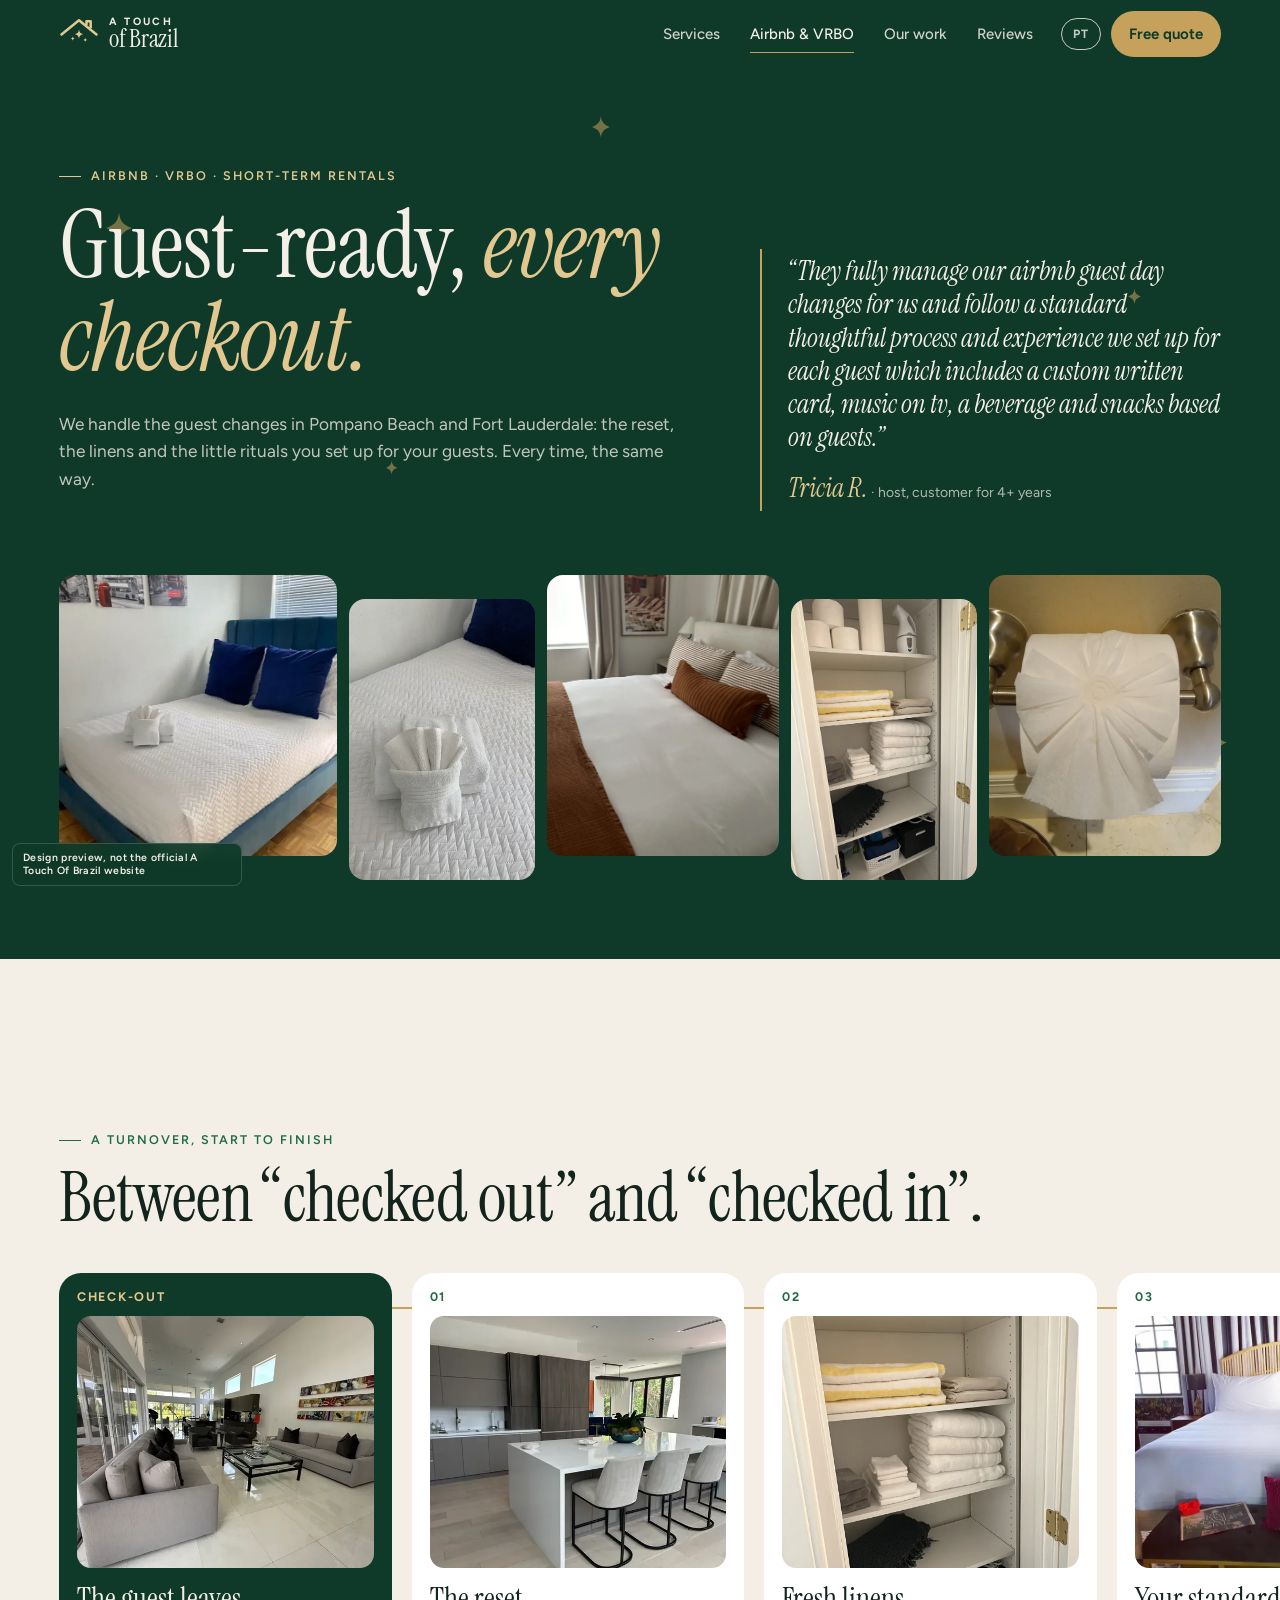
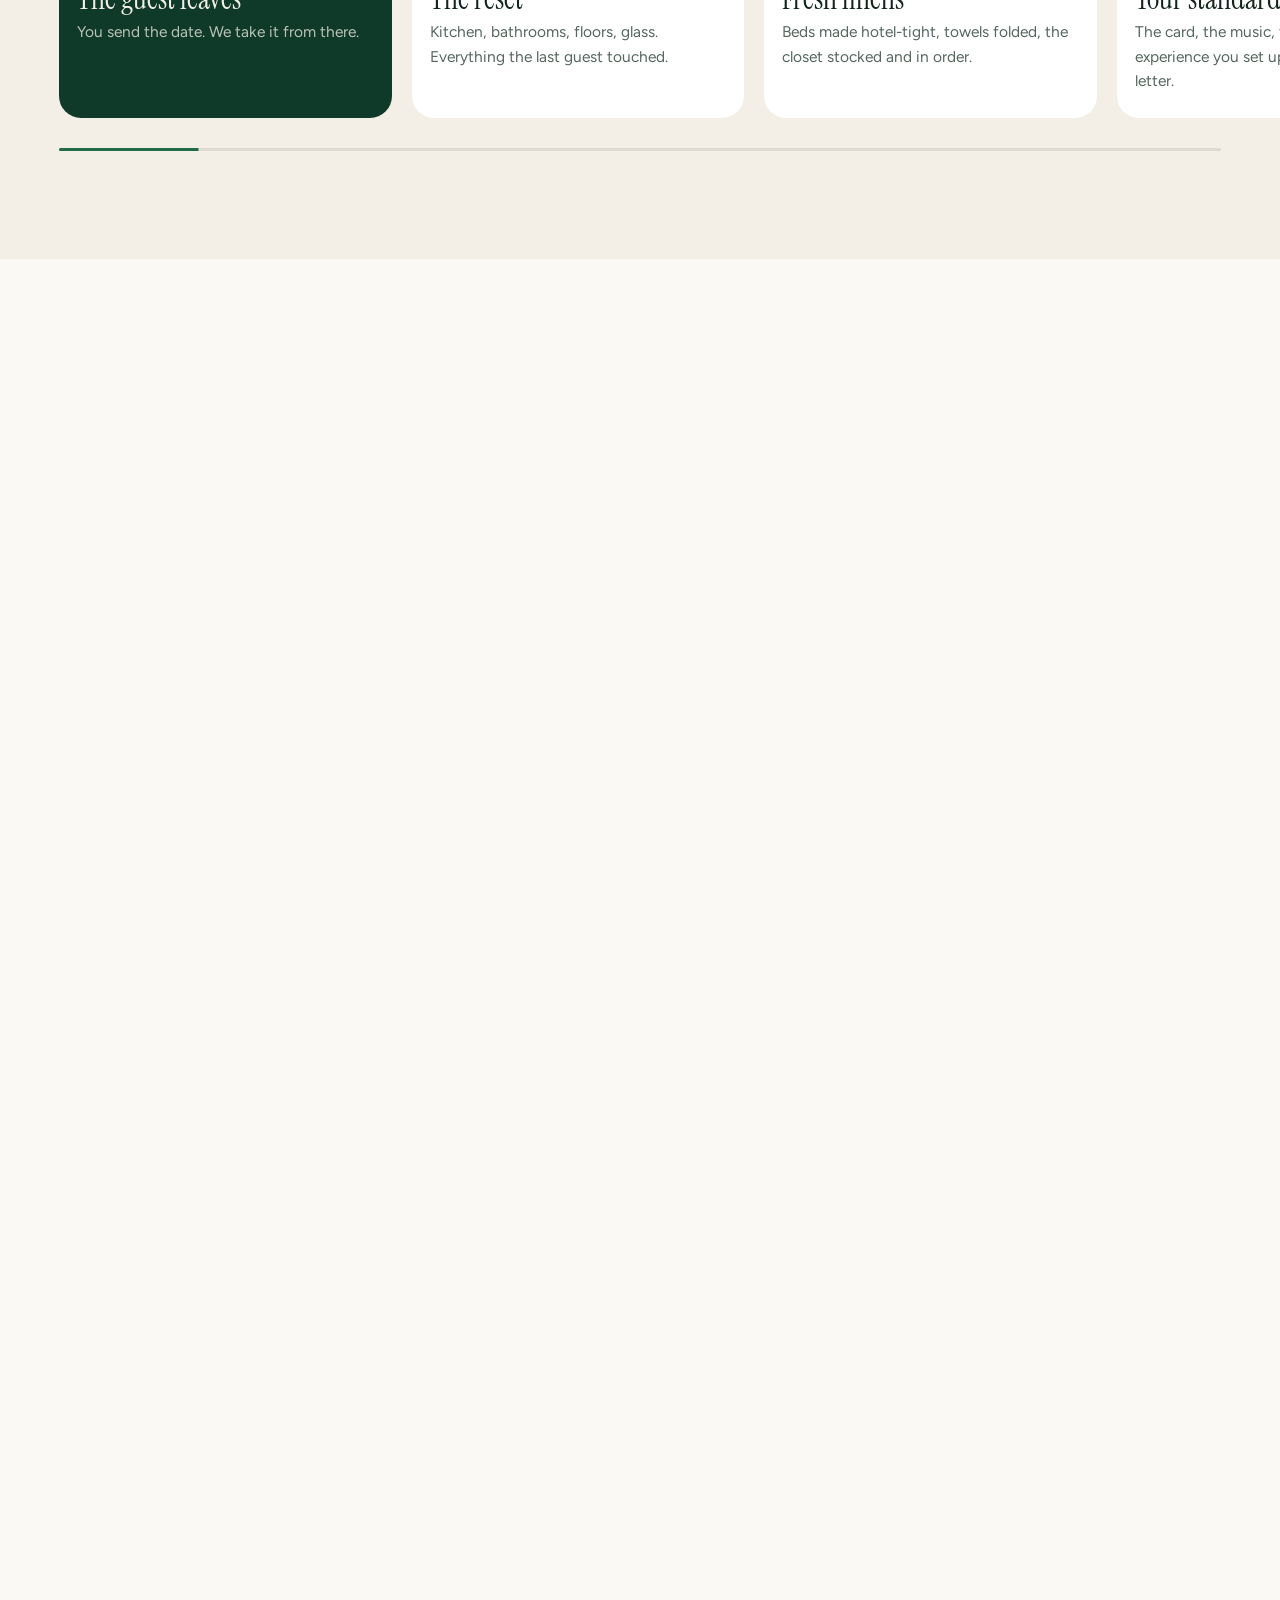
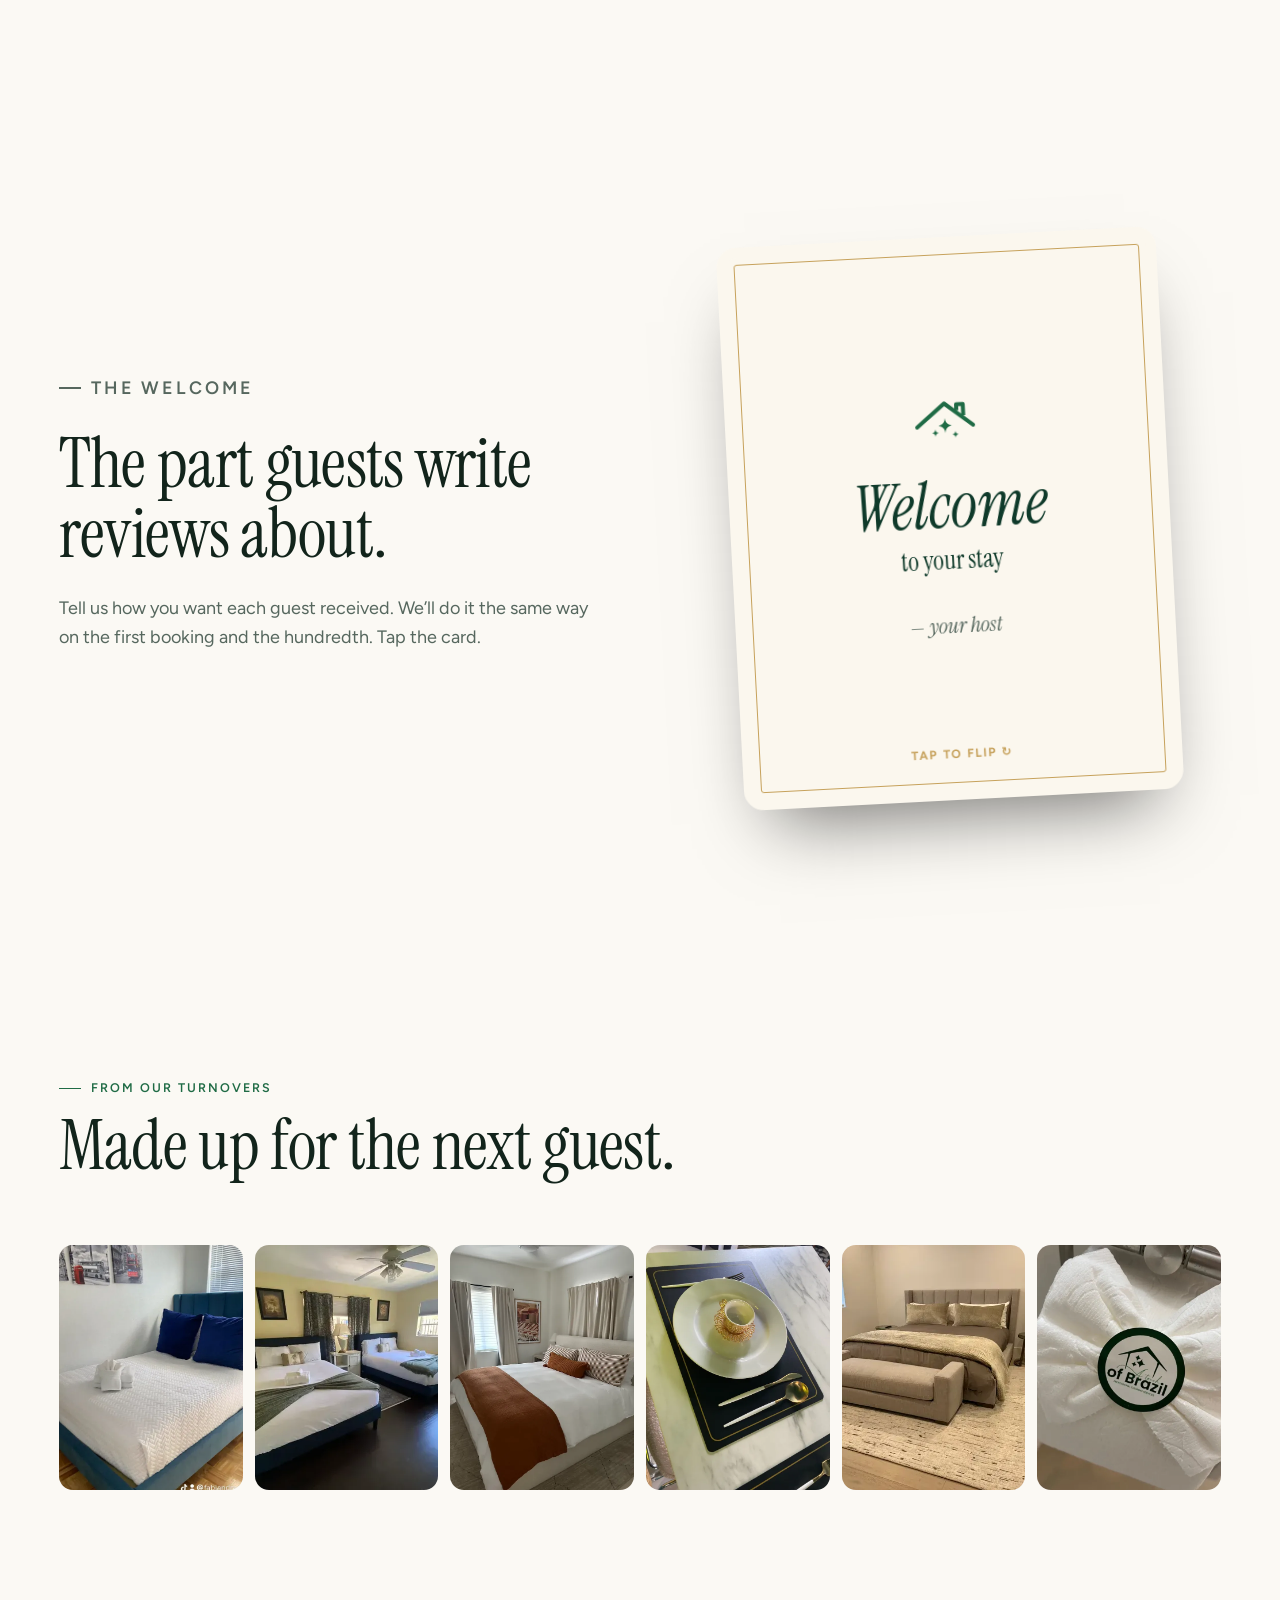
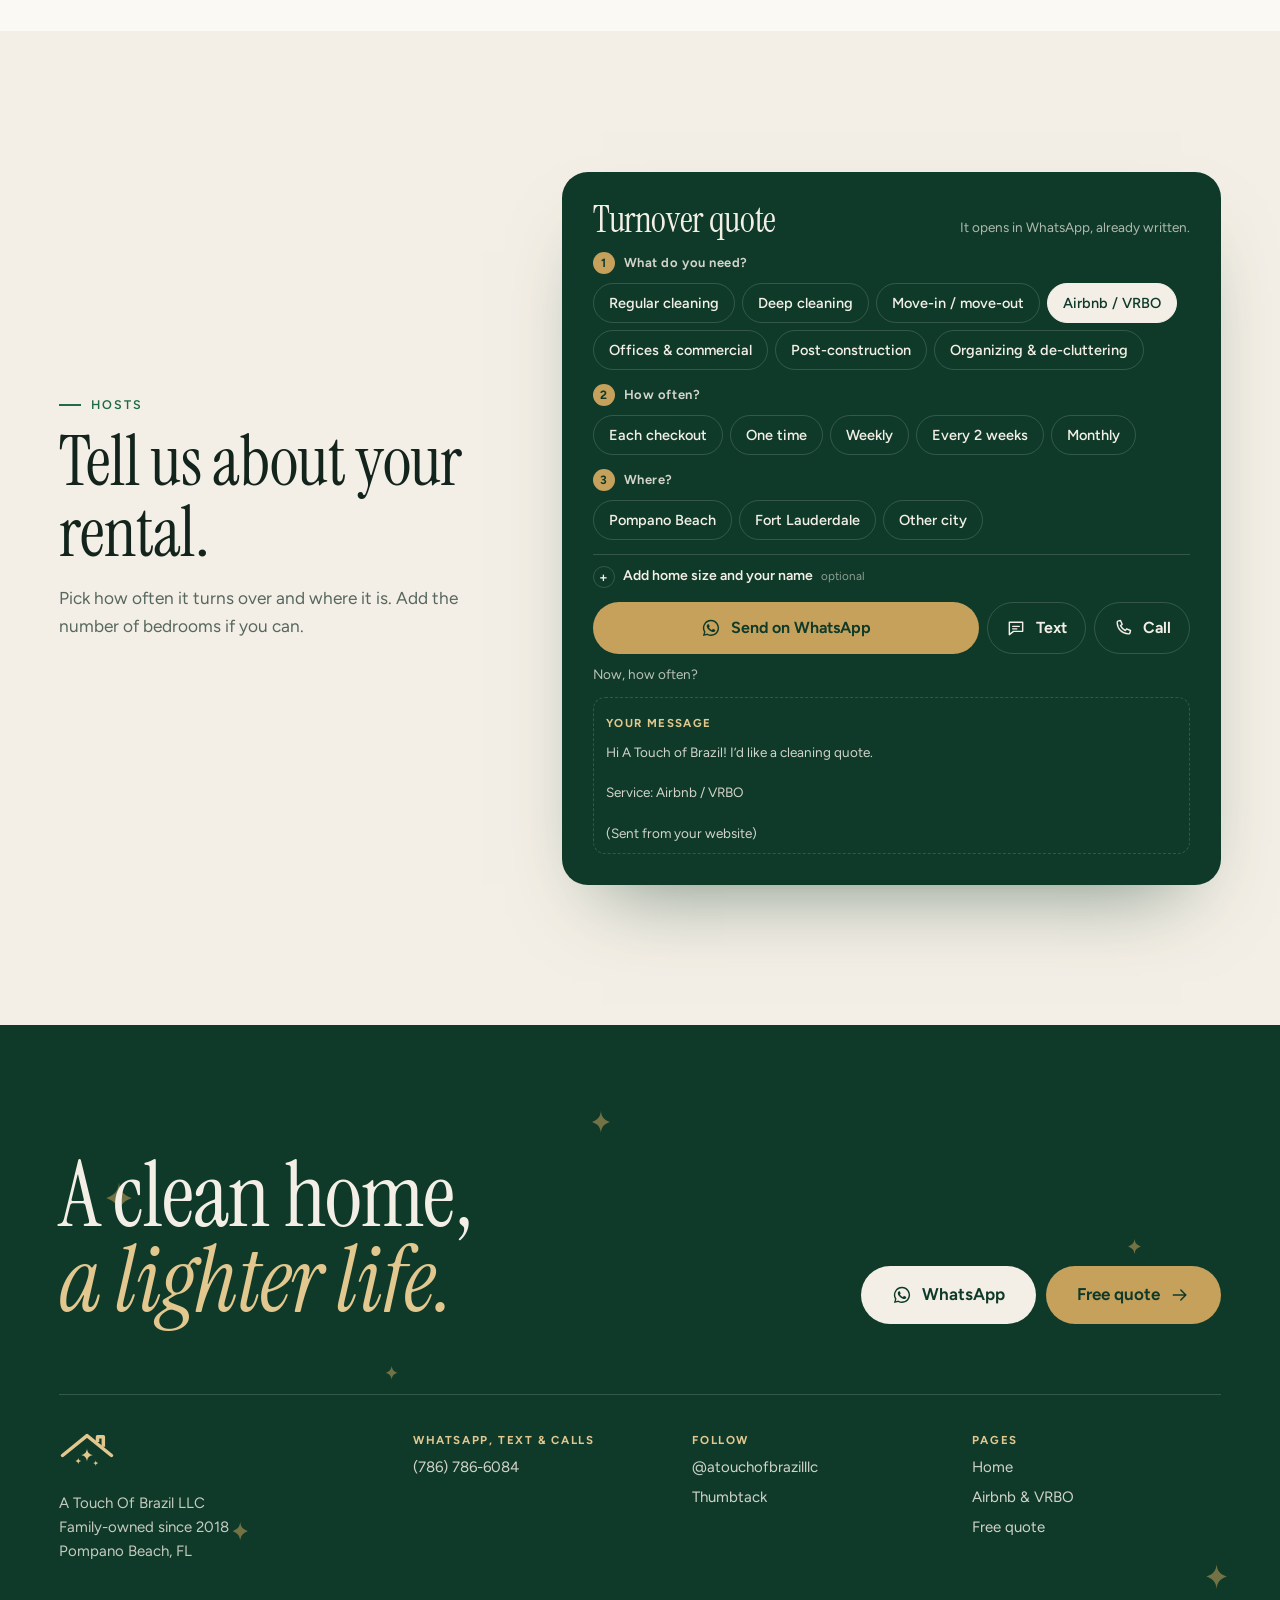
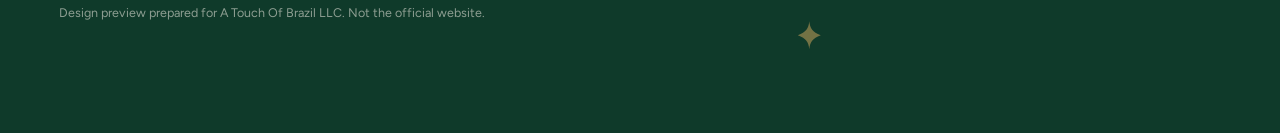
<file: hosts.html>
<!doctype html>
<html lang="en" data-page="hosts">
<head>
<meta charset="utf-8">
<meta name="viewport" content="width=device-width, initial-scale=1">
<meta name="robots" content="noindex, nofollow">
<title>Airbnb &amp; VRBO turnover cleaning | A Touch Of Brazil</title>
<meta name="description" content="Guest changes handled for hosts in Pompano Beach and Fort Lauderdale: the reset, fresh linens and your standard, every checkout.">
<meta name="theme-color" content="#0f3a2a">
<link rel="alternate" hreflang="pt-BR" href="pt/hosts.html">
<link rel="icon" href="img/favicon.svg" type="image/svg+xml">
<link rel="preload" href="fonts/instrument-serif.woff2" as="font" type="font/woff2" crossorigin>
<link rel="preload" href="fonts/figtree.woff2" as="font" type="font/woff2" crossorigin>
<link rel="stylesheet" href="styles.css">
<script type="application/ld+json">{"@context":"https://schema.org","@type":"LocalBusiness","name":"A Touch Of Brazil LLC","description":"Family-owned residential and commercial cleaning company in Pompano Beach and Fort Lauderdale, FL.","telephone":"+1-786-786-6084","foundingDate":"2018","numberOfEmployees":14,"address":{"@type":"PostalAddress","addressLocality":"Pompano Beach","addressRegion":"FL","addressCountry":"US"},"areaServed":["Pompano Beach, FL","Fort Lauderdale, FL"],"paymentAccepted":"Cash, Check, Venmo, Zelle","sameAs":["https://www.instagram.com/atouchofbrazilllc/","https://www.thumbtack.com/fl/pompano-beach/house-cleaning/touch-brazil/service/523667725966008325"]}</script>
</head>
<body>

<a class="skip" href="#main">Skip to content</a>
<div class="preview-tag" role="note">Design preview, not the official A Touch Of Brazil website</div>
<header class="hd" id="hd">
  <a class="brand" href="index.html" aria-label="A Touch Of Brazil, home">
    <span class="brand-mark"><svg viewBox="0 0 48 40" aria-hidden="true"><path d="M3 21 24 4l21 17" fill="none" stroke="currentColor" stroke-width="3" stroke-linejoin="round" stroke-linecap="round"/><path d="M33 9.5V5h5v8.5" fill="none" stroke="currentColor" stroke-width="3" stroke-linejoin="round"/><path fill="currentColor" d="M24 15c.4 3.4 1.6 4.8 5 5.6-3.4.8-4.6 2.2-5 5.6-.4-3.4-1.6-4.8-5-5.6 3.4-.8 4.6-2.2 5-5.6Z"/><path fill="currentColor" d="M16.5 23c.2 1.7.8 2.4 2.5 2.8-1.7.4-2.3 1.1-2.5 2.8-.2-1.7-.8-2.4-2.5-2.8 1.7-.4 2.3-1.1 2.5-2.8ZM31.5 25c.2 1.5.7 2.1 2.2 2.5-1.5.4-2 1-2.2 2.5-.2-1.5-.7-2.1-2.2-2.5 1.5-.4 2-1 2.2-2.5Z"/></svg></span>
    <span class="brand-word"><small>A Touch</small><b>of Brazil</b></span>
  </a>
  <nav class="hd-nav" aria-label="Main">
    <a href="index.html#services">Services</a>
    <a href="hosts.html" aria-current="page">Airbnb & VRBO</a>
    <a href="index.html#work">Our work</a>
    <a href="index.html#reviews">Reviews</a>
  </nav>
  <div class="hd-right">
    <a class="lang" href="pt/hosts.html" hreflang="pt-BR" lang="pt-BR" aria-label="Ver em português">PT</a>
    <a class="hd-cta" href="quote.html" >Free quote</a>
    <button class="burger" type="button" aria-expanded="false" aria-controls="mnav" aria-label="Open menu"><i></i><i></i></button>
  </div>
</header>
<div class="mnav" id="mnav" hidden>
  <nav aria-label="Mobile">
    <a href="index.html">Home</a>
    <a href="index.html#services">Services</a>
    <a href="hosts.html">Airbnb & VRBO</a>
    <a href="index.html#work">Our work</a>
    <a href="index.html#reviews">Reviews</a>
    <a href="quote.html">Free quote</a>
  </nav>
  <div class="mnav-ctas">
    <a class="btn btn-wa" href="https://wa.me/17867866084?text=Hi%20A%20Touch%20of%20Brazil!%20I%20found%20you%20on%20your%20website%20and%20I%E2%80%99d%20like%20a%20cleaning%20quote." target="_blank" rel="noopener"><svg viewBox="0 0 24 24" aria-hidden="true"><path fill="currentColor" d="M12 2.2A9.7 9.7 0 0 0 3.6 16.8L2.3 21.7l5-1.3A9.7 9.7 0 1 0 12 2.2Zm0 17.7a8 8 0 0 1-4.1-1.1l-.3-.2-3 .8.8-2.9-.2-.3A8 8 0 1 1 12 19.9Zm4.4-6c-.2-.1-1.4-.7-1.7-.8-.2-.1-.4-.1-.5.1l-.8 1c-.1.2-.3.2-.5.1a6.6 6.6 0 0 1-3.3-2.9c-.2-.4.2-.4.7-1.3.1-.2 0-.3 0-.4l-.8-1.8c-.2-.5-.4-.4-.5-.4h-.5a.9.9 0 0 0-.7.3 2.8 2.8 0 0 0-.9 2.1 4.9 4.9 0 0 0 1 2.6 11.2 11.2 0 0 0 4.3 3.8c1.6.7 2.2.7 3 .6a2.6 2.6 0 0 0 1.7-1.2 2.1 2.1 0 0 0 .2-1.2c-.1-.1-.3-.2-.5-.3Z"/></svg>WhatsApp (786) 786-6084</a>
    <a class="btn btn-line" href="tel:+17867866084"><svg viewBox="0 0 24 24" aria-hidden="true"><path d="M6.6 3.5 9 3l2 4.6-2 1.6a13 13 0 0 0 5.8 5.8l1.6-2 4.6 2-.5 2.4c-.2 1-1 1.7-2 1.6C10.7 18.7 5.3 13.3 5 5.5c-.1-1 .6-1.8 1.6-2Z" fill="none" stroke="currentColor" stroke-width="1.7" stroke-linejoin="round"/></svg>Call</a>
  </div>
</div>
<main id="main" data-lang="en" data-phone="17867866084">

<section class="phead hosts-hero">
  <div class="twinkle" aria-hidden="true"><i style="--x:8%;--y:22%;--s:1;--d:0s"><svg viewBox="0 0 24 24" aria-hidden="true"><path fill="currentColor" d="M12 1c.6 5.6 2.4 8.4 9 11-6.6 2.6-8.4 5.4-9 11-.6-5.6-2.4-8.4-9-11 6.6-2.6 8.4-5.4 9-11Z"/></svg></i><i style="--x:18%;--y:70%;--s:0.6;--d:0.7s"><svg viewBox="0 0 24 24" aria-hidden="true"><path fill="currentColor" d="M12 1c.6 5.6 2.4 8.4 9 11-6.6 2.6-8.4 5.4-9 11-.6-5.6-2.4-8.4-9-11 6.6-2.6 8.4-5.4 9-11Z"/></svg></i><i style="--x:46%;--y:12%;--s:0.7;--d:1.4s"><svg viewBox="0 0 24 24" aria-hidden="true"><path fill="currentColor" d="M12 1c.6 5.6 2.4 8.4 9 11-6.6 2.6-8.4 5.4-9 11-.6-5.6-2.4-8.4-9-11 6.6-2.6 8.4-5.4 9-11Z"/></svg></i><i style="--x:62%;--y:84%;--s:0.9;--d:2.0999999999999996s"><svg viewBox="0 0 24 24" aria-hidden="true"><path fill="currentColor" d="M12 1c.6 5.6 2.4 8.4 9 11-6.6 2.6-8.4 5.4-9 11-.6-5.6-2.4-8.4-9-11 6.6-2.6 8.4-5.4 9-11Z"/></svg></i><i style="--x:88%;--y:30%;--s:0.5;--d:2.8s"><svg viewBox="0 0 24 24" aria-hidden="true"><path fill="currentColor" d="M12 1c.6 5.6 2.4 8.4 9 11-6.6 2.6-8.4 5.4-9 11-.6-5.6-2.4-8.4-9-11 6.6-2.6 8.4-5.4 9-11Z"/></svg></i><i style="--x:94%;--y:76%;--s:0.8;--d:3.5s"><svg viewBox="0 0 24 24" aria-hidden="true"><path fill="currentColor" d="M12 1c.6 5.6 2.4 8.4 9 11-6.6 2.6-8.4 5.4-9 11-.6-5.6-2.4-8.4-9-11 6.6-2.6 8.4-5.4 9-11Z"/></svg></i><i style="--x:30%;--y:48%;--s:0.45;--d:4.199999999999999s"><svg viewBox="0 0 24 24" aria-hidden="true"><path fill="currentColor" d="M12 1c.6 5.6 2.4 8.4 9 11-6.6 2.6-8.4 5.4-9 11-.6-5.6-2.4-8.4-9-11 6.6-2.6 8.4-5.4 9-11Z"/></svg></i></div>
  <div class="hh-grid">
    <div>
      <p class="kicker light">Airbnb · VRBO · short-term rentals</p>
      <h1 class="h1">Guest-ready, <i>every checkout.</i></h1>
      <p class="lede">We handle the guest changes in Pompano Beach and Fort Lauderdale: the reset, the linens and the little rituals you set up for your guests. Every time, the same way.</p>
    </div>
    <blockquote class="hh-quote">
      <p>“They fully manage our airbnb guest day changes for us and follow a standard thoughtful process and experience we set up for each guest which includes a custom written card, music on tv, a beverage and snacks based on guests.”</p>
      <footer><span class="sig">Tricia R.</span> · host, customer for 4+ years</footer>
    </blockquote>
  </div>
  <div class="hh-photos">
    <img src="img/bed-navy.webp" alt="Rental prepared for the next guest" width="640" height="733"  decoding="async"><img src="img/fold-towel.webp" alt="Rental prepared for the next guest" width="640" height="853"  decoding="async"><img src="img/bed-rust.webp" alt="Rental prepared for the next guest" width="1024" height="1365"  decoding="async"><img src="img/linen-closet.webp" alt="Rental prepared for the next guest" width="1024" height="1820"  decoding="async"><img src="img/fold-roll.webp" alt="Rental prepared for the next guest" width="864" height="1536"  decoding="async">
  </div>
</section>

<section class="turn" id="turn" aria-labelledby="tn-h">
  <div class="turn-stage">
    <header class="turn-head">
      <p class="kicker">A turnover, start to finish</p>
      <h2 id="tn-h" class="h2">Between “checked out” and “checked in”.</h2>
    </header>
    <div class="turn-track">
      <article class="tc" style="--i:0">
        <p class="tc-k">Check-out</p>
        <img src="img/living-open.webp" alt="The guest leaves" width="640" height="480" loading="lazy" decoding="async">
        <h3>The guest leaves</h3><p>You send the date. We take it from there.</p>
      </article><article class="tc" style="--i:1">
        <p class="tc-k">01</p>
        <img src="img/kitchen-island.webp" alt="The reset" width="640" height="480" loading="lazy" decoding="async">
        <h3>The reset</h3><p>Kitchen, bathrooms, floors, glass. Everything the last guest touched.</p>
      </article><article class="tc" style="--i:2">
        <p class="tc-k">02</p>
        <img src="img/linen-closet.webp" alt="Fresh linens" width="1024" height="1820" loading="lazy" decoding="async">
        <h3>Fresh linens</h3><p>Beds made hotel-tight, towels folded, the closet stocked and in order.</p>
      </article><article class="tc" style="--i:3">
        <p class="tc-k">03</p>
        <img src="img/bed-welcome.webp" alt="Your standard" width="640" height="800" loading="lazy" decoding="async">
        <h3>Your standard</h3><p>The card, the music, the snacks: whatever experience you set up, followed to the letter.</p>
      </article><article class="tc" style="--i:4">
        <p class="tc-k">04</p>
        <img src="img/fold-towel-paper.webp" alt="The fold" width="640" height="853" loading="lazy" decoding="async">
        <h3>The fold</h3><p>The last touch before the door closes.</p>
      </article><article class="tc" style="--i:5">
        <p class="tc-k">Check-in</p>
        <img src="img/bed-navy.webp" alt="Guest-ready" width="640" height="733" loading="lazy" decoding="async">
        <h3>Guest-ready</h3><p>The next guest walks into the photos from your listing.</p>
      </article>
    </div>
    <div class="turn-progress" aria-hidden="true"><i></i></div>
  </div>
</section>

<section class="sec hosts-card" aria-labelledby="hc-h">
  <div class="ht-grid">
    <div class="ht-copy dark">
      <p class="kicker">The welcome</p>
      <h2 id="hc-h" class="h2">The part guests write reviews about.</h2>
      <p>Tell us how you want each guest received. We’ll do it the same way on the first booking and the hundredth. Tap the card.</p>
    </div>
    <button type="button" class="wcard" aria-pressed="false" aria-label="Flip the welcome card">
  <span class="wc-in">
    <span class="wc-front">
      <span class="wc-mark"><svg viewBox="0 0 48 40" aria-hidden="true"><path d="M3 21 24 4l21 17" fill="none" stroke="currentColor" stroke-width="3" stroke-linejoin="round" stroke-linecap="round"/><path d="M33 9.5V5h5v8.5" fill="none" stroke="currentColor" stroke-width="3" stroke-linejoin="round"/><path fill="currentColor" d="M24 15c.4 3.4 1.6 4.8 5 5.6-3.4.8-4.6 2.2-5 5.6-.4-3.4-1.6-4.8-5-5.6 3.4-.8 4.6-2.2 5-5.6Z"/><path fill="currentColor" d="M16.5 23c.2 1.7.8 2.4 2.5 2.8-1.7.4-2.3 1.1-2.5 2.8-.2-1.7-.8-2.4-2.5-2.8 1.7-.4 2.3-1.1 2.5-2.8ZM31.5 25c.2 1.5.7 2.1 2.2 2.5-1.5.4-2 1-2.2 2.5-.2-1.5-.7-2.1-2.2-2.5 1.5-.4 2-1 2.2-2.5Z"/></svg></span>
      <span class="wc-hello">Welcome</span>
      <span class="wc-to">to your stay</span>
      <span class="wc-sign">— your host</span>
      <span class="wc-tap">Tap to flip ↻</span>
    </span>
    <span class="wc-back">
      <span class="wc-k">What one host set up for every guest</span>
      <span class="wc-list"><span><svg viewBox="0 0 24 24" aria-hidden="true"><path d="m5 12.5 4.5 4.5L19 7.5" fill="none" stroke="currentColor" stroke-width="2.2" stroke-linecap="round" stroke-linejoin="round"/></svg>a custom written card</span><span><svg viewBox="0 0 24 24" aria-hidden="true"><path d="m5 12.5 4.5 4.5L19 7.5" fill="none" stroke="currentColor" stroke-width="2.2" stroke-linecap="round" stroke-linejoin="round"/></svg>music on tv</span><span><svg viewBox="0 0 24 24" aria-hidden="true"><path d="m5 12.5 4.5 4.5L19 7.5" fill="none" stroke="currentColor" stroke-width="2.2" stroke-linecap="round" stroke-linejoin="round"/></svg>a beverage and snacks</span></span>
      <span class="wc-q">“…we set up for each guest” <em>Tricia R.</em></span>
    </span>
  </span>
</button>
  </div>
</section>

<section class="sec hosts-photos" aria-labelledby="hp-h">
  <header class="sec-head"><p class="kicker">From our turnovers</p><h2 id="hp-h" class="h2">Made up for the next guest.</h2></header>
  <div class="hp-grid">
    <figure><img src="img/bed-navy.webp" alt="Short-term rental prepared by A Touch of Brazil" width="640" height="733" loading="lazy" decoding="async"></figure><figure><img src="img/bed-twin.webp" alt="Short-term rental prepared by A Touch of Brazil" width="640" height="480" loading="lazy" decoding="async"></figure><figure><img src="img/bed-rust2.webp" alt="Short-term rental prepared by A Touch of Brazil" width="640" height="853" loading="lazy" decoding="async"></figure><figure><img src="img/table-set.webp" alt="Short-term rental prepared by A Touch of Brazil" width="640" height="853" loading="lazy" decoding="async"></figure><figure><img src="img/bed-bench.webp" alt="Short-term rental prepared by A Touch of Brazil" width="640" height="480" loading="lazy" decoding="async"></figure><figure><img src="img/fold-seal.webp" alt="Short-term rental prepared by A Touch of Brazil" width="640" height="1138" loading="lazy" decoding="async"></figure>
  </div>
</section>

<section class="sec quote-sec" id="quote" aria-labelledby="qh-h">
  <div class="qs-grid">
    <div>
      <p class="kicker">Hosts</p>
      <h2 id="qh-h" class="h2">Tell us about your rental.</h2>
      <p class="lede">Pick how often it turns over and where it is. Add the number of bedrooms if you can.</p>
    </div>
    
<form class="qt" id="qt-hosts" novalidate aria-labelledby="qt-hosts-h">
  <div class="qt-head">
    <h2 id="qt-hosts-h" class="qt-title">Turnover quote</h2>
    <p class="qt-sub">It opens in WhatsApp, already written.</p>
  </div>
  <fieldset class="qt-step">
    <legend><b>1</b>What do you need?</legend>
    <div class="chips"><label class="chip"><input type="radio" name="svc" value="Regular cleaning" data-id="regular"><span>Regular cleaning</span></label><label class="chip"><input type="radio" name="svc" value="Deep cleaning" data-id="deep"><span>Deep cleaning</span></label><label class="chip"><input type="radio" name="svc" value="Move-in / move-out" data-id="move"><span>Move-in / move-out</span></label><label class="chip"><input type="radio" name="svc" value="Airbnb / VRBO" data-id="airbnb" checked><span>Airbnb / VRBO</span></label><label class="chip"><input type="radio" name="svc" value="Offices &amp; commercial" data-id="office"><span>Offices & commercial</span></label><label class="chip"><input type="radio" name="svc" value="Post-construction" data-id="post"><span>Post-construction</span></label><label class="chip"><input type="radio" name="svc" value="Organizing &amp; de-cluttering" data-id="organize"><span>Organizing & de-cluttering</span></label></div>
  </fieldset>
  <fieldset class="qt-step">
    <legend><b>2</b>How often?</legend>
    <div class="chips"><label class="chip"><input type="radio" name="freq" value="One time" data-id="once"><span>One time</span></label><label class="chip"><input type="radio" name="freq" value="Weekly" data-id="weekly"><span>Weekly</span></label><label class="chip"><input type="radio" name="freq" value="Every 2 weeks" data-id="biweekly"><span>Every 2 weeks</span></label><label class="chip"><input type="radio" name="freq" value="Monthly" data-id="monthly"><span>Monthly</span></label><label class="chip only-airbnb"><input type="radio" name="freq" value="Each checkout" data-id="checkout"><span>Each checkout</span></label></div>
  </fieldset>
  <fieldset class="qt-step">
    <legend><b>3</b>Where?</legend>
    <div class="chips"><label class="chip"><input type="radio" name="city" value="Pompano Beach"><span>Pompano Beach</span></label><label class="chip"><input type="radio" name="city" value="Fort Lauderdale"><span>Fort Lauderdale</span></label><label class="chip"><input type="radio" name="city" value="other" data-id="other"><span>Other city</span></label></div>
    <label class="fld city-other" hidden><span>City or ZIP</span><input name="cityOther" autocomplete="postal-code" placeholder="e.g. Deerfield Beach"></label>
  </fieldset>
  <details class="qt-more">
    <summary>Add home size and your name <small>optional</small></summary>
    <div class="chips sizes"><label class="chip sm"><input type="radio" name="size" value="Studio"><span>Studio</span></label><label class="chip sm"><input type="radio" name="size" value="1 bed"><span>1 bed</span></label><label class="chip sm"><input type="radio" name="size" value="2 beds"><span>2 beds</span></label><label class="chip sm"><input type="radio" name="size" value="3 beds"><span>3 beds</span></label><label class="chip sm"><input type="radio" name="size" value="4 beds"><span>4 beds</span></label><label class="chip sm"><input type="radio" name="size" value="5+ beds"><span>5+ beds</span></label></div>
    <div class="qt-fields">
      <label class="fld"><span>Your name</span><input name="name" autocomplete="name"></label>
      <label class="fld"><span>Anything we should know?</span><input name="notes" placeholder="e.g. 2 dogs, best day is Friday"></label>
    </div>
  </details>
  <div class="qt-send">
    <a class="btn btn-wa qt-wa" href="https://wa.me/17867866084?text=Hi%20A%20Touch%20of%20Brazil!%20I%20found%20you%20on%20your%20website%20and%20I%E2%80%99d%20like%20a%20cleaning%20quote." target="_blank" rel="noopener"><svg viewBox="0 0 24 24" aria-hidden="true"><path fill="currentColor" d="M12 2.2A9.7 9.7 0 0 0 3.6 16.8L2.3 21.7l5-1.3A9.7 9.7 0 1 0 12 2.2Zm0 17.7a8 8 0 0 1-4.1-1.1l-.3-.2-3 .8.8-2.9-.2-.3A8 8 0 1 1 12 19.9Zm4.4-6c-.2-.1-1.4-.7-1.7-.8-.2-.1-.4-.1-.5.1l-.8 1c-.1.2-.3.2-.5.1a6.6 6.6 0 0 1-3.3-2.9c-.2-.4.2-.4.7-1.3.1-.2 0-.3 0-.4l-.8-1.8c-.2-.5-.4-.4-.5-.4h-.5a.9.9 0 0 0-.7.3 2.8 2.8 0 0 0-.9 2.1 4.9 4.9 0 0 0 1 2.6 11.2 11.2 0 0 0 4.3 3.8c1.6.7 2.2.7 3 .6a2.6 2.6 0 0 0 1.7-1.2 2.1 2.1 0 0 0 .2-1.2c-.1-.1-.3-.2-.5-.3Z"/></svg><span>Send on WhatsApp</span></a>
    <a class="btn btn-line qt-sms" href="sms:+17867866084?&body=Hi%20A%20Touch%20of%20Brazil!%20I%20found%20you%20on%20your%20website%20and%20I%E2%80%99d%20like%20a%20cleaning%20quote."><svg viewBox="0 0 24 24" aria-hidden="true"><path d="M4 5h16v11H9l-5 4V5Z" fill="none" stroke="currentColor" stroke-width="1.7" stroke-linejoin="round"/><path d="M8 10h8M8 13h5" stroke="currentColor" stroke-width="1.7" stroke-linecap="round"/></svg><span>Text</span></a>
    <a class="btn btn-line qt-call" href="tel:+17867866084" aria-label="Call (786) 786-6084"><svg viewBox="0 0 24 24" aria-hidden="true"><path d="M6.6 3.5 9 3l2 4.6-2 1.6a13 13 0 0 0 5.8 5.8l1.6-2 4.6 2-.5 2.4c-.2 1-1 1.7-2 1.6C10.7 18.7 5.3 13.3 5 5.5c-.1-1 .6-1.8 1.6-2Z" fill="none" stroke="currentColor" stroke-width="1.7" stroke-linejoin="round"/></svg><span>Call</span></a>
  </div>
  <p class="qt-hint" aria-live="polite">Pick a service to start.</p>
  <div class="qt-preview" aria-live="polite"><span>Your message</span><pre class="qt-msg"></pre></div>
</form>
  </div>
</section>
</main>

<footer class="ft">
  <div class="twinkle" aria-hidden="true"><i style="--x:8%;--y:22%;--s:1;--d:0s"><svg viewBox="0 0 24 24" aria-hidden="true"><path fill="currentColor" d="M12 1c.6 5.6 2.4 8.4 9 11-6.6 2.6-8.4 5.4-9 11-.6-5.6-2.4-8.4-9-11 6.6-2.6 8.4-5.4 9-11Z"/></svg></i><i style="--x:18%;--y:70%;--s:0.6;--d:0.7s"><svg viewBox="0 0 24 24" aria-hidden="true"><path fill="currentColor" d="M12 1c.6 5.6 2.4 8.4 9 11-6.6 2.6-8.4 5.4-9 11-.6-5.6-2.4-8.4-9-11 6.6-2.6 8.4-5.4 9-11Z"/></svg></i><i style="--x:46%;--y:12%;--s:0.7;--d:1.4s"><svg viewBox="0 0 24 24" aria-hidden="true"><path fill="currentColor" d="M12 1c.6 5.6 2.4 8.4 9 11-6.6 2.6-8.4 5.4-9 11-.6-5.6-2.4-8.4-9-11 6.6-2.6 8.4-5.4 9-11Z"/></svg></i><i style="--x:62%;--y:84%;--s:0.9;--d:2.0999999999999996s"><svg viewBox="0 0 24 24" aria-hidden="true"><path fill="currentColor" d="M12 1c.6 5.6 2.4 8.4 9 11-6.6 2.6-8.4 5.4-9 11-.6-5.6-2.4-8.4-9-11 6.6-2.6 8.4-5.4 9-11Z"/></svg></i><i style="--x:88%;--y:30%;--s:0.5;--d:2.8s"><svg viewBox="0 0 24 24" aria-hidden="true"><path fill="currentColor" d="M12 1c.6 5.6 2.4 8.4 9 11-6.6 2.6-8.4 5.4-9 11-.6-5.6-2.4-8.4-9-11 6.6-2.6 8.4-5.4 9-11Z"/></svg></i><i style="--x:94%;--y:76%;--s:0.8;--d:3.5s"><svg viewBox="0 0 24 24" aria-hidden="true"><path fill="currentColor" d="M12 1c.6 5.6 2.4 8.4 9 11-6.6 2.6-8.4 5.4-9 11-.6-5.6-2.4-8.4-9-11 6.6-2.6 8.4-5.4 9-11Z"/></svg></i><i style="--x:30%;--y:48%;--s:0.45;--d:4.199999999999999s"><svg viewBox="0 0 24 24" aria-hidden="true"><path fill="currentColor" d="M12 1c.6 5.6 2.4 8.4 9 11-6.6 2.6-8.4 5.4-9 11-.6-5.6-2.4-8.4-9-11 6.6-2.6 8.4-5.4 9-11Z"/></svg></i></div>
  <div class="ft-cta">
    <h2 class="ft-h">A clean home, <i>a lighter life.</i></h2>
    <div class="ft-btns">
      <a class="btn btn-wa btn-lg" href="https://wa.me/17867866084?text=Hi%20A%20Touch%20of%20Brazil!%20I%20found%20you%20on%20your%20website%20and%20I%E2%80%99d%20like%20a%20cleaning%20quote." target="_blank" rel="noopener"><svg viewBox="0 0 24 24" aria-hidden="true"><path fill="currentColor" d="M12 2.2A9.7 9.7 0 0 0 3.6 16.8L2.3 21.7l5-1.3A9.7 9.7 0 1 0 12 2.2Zm0 17.7a8 8 0 0 1-4.1-1.1l-.3-.2-3 .8.8-2.9-.2-.3A8 8 0 1 1 12 19.9Zm4.4-6c-.2-.1-1.4-.7-1.7-.8-.2-.1-.4-.1-.5.1l-.8 1c-.1.2-.3.2-.5.1a6.6 6.6 0 0 1-3.3-2.9c-.2-.4.2-.4.7-1.3.1-.2 0-.3 0-.4l-.8-1.8c-.2-.5-.4-.4-.5-.4h-.5a.9.9 0 0 0-.7.3 2.8 2.8 0 0 0-.9 2.1 4.9 4.9 0 0 0 1 2.6 11.2 11.2 0 0 0 4.3 3.8c1.6.7 2.2.7 3 .6a2.6 2.6 0 0 0 1.7-1.2 2.1 2.1 0 0 0 .2-1.2c-.1-.1-.3-.2-.5-.3Z"/></svg>WhatsApp</a>
      <a class="btn btn-gold btn-lg" href="quote.html">Free quote <svg viewBox="0 0 24 24" aria-hidden="true"><path d="M4 12h15M13 6l6 6-6 6" fill="none" stroke="currentColor" stroke-width="1.8" stroke-linecap="round" stroke-linejoin="round"/></svg></a>
    </div>
  </div>
  <div class="ft-grid">
    <div><span class="brand-mark big"><svg viewBox="0 0 48 40" aria-hidden="true"><path d="M3 21 24 4l21 17" fill="none" stroke="currentColor" stroke-width="3" stroke-linejoin="round" stroke-linecap="round"/><path d="M33 9.5V5h5v8.5" fill="none" stroke="currentColor" stroke-width="3" stroke-linejoin="round"/><path fill="currentColor" d="M24 15c.4 3.4 1.6 4.8 5 5.6-3.4.8-4.6 2.2-5 5.6-.4-3.4-1.6-4.8-5-5.6 3.4-.8 4.6-2.2 5-5.6Z"/><path fill="currentColor" d="M16.5 23c.2 1.7.8 2.4 2.5 2.8-1.7.4-2.3 1.1-2.5 2.8-.2-1.7-.8-2.4-2.5-2.8 1.7-.4 2.3-1.1 2.5-2.8ZM31.5 25c.2 1.5.7 2.1 2.2 2.5-1.5.4-2 1-2.2 2.5-.2-1.5-.7-2.1-2.2-2.5 1.5-.4 2-1 2.2-2.5Z"/></svg></span><p>A Touch Of Brazil LLC<br>Family-owned since 2018<br>Pompano Beach, FL</p></div>
    <div><i>WhatsApp, text & calls</i><a href="https://wa.me/17867866084?text=Hi%20A%20Touch%20of%20Brazil!%20I%20found%20you%20on%20your%20website%20and%20I%E2%80%99d%20like%20a%20cleaning%20quote." target="_blank" rel="noopener">(786) 786-6084</a></div>
    <div><i>Follow</i><a href="https://www.instagram.com/atouchofbrazilllc/" target="_blank" rel="noopener">@atouchofbrazilllc</a><a href="https://www.thumbtack.com/fl/pompano-beach/house-cleaning/touch-brazil/service/523667725966008325" target="_blank" rel="noopener">Thumbtack</a></div>
    <div><i>Pages</i><a href="index.html">Home</a><a href="hosts.html">Airbnb & VRBO</a><a href="quote.html">Free quote</a></div>
  </div>
  <p class="ft-note">Design preview prepared for A Touch Of Brazil LLC. Not the official website.</p>
</footer>
<nav class="dock" aria-label="Quick contact">
  <a href="tel:+17867866084"><svg viewBox="0 0 24 24" aria-hidden="true"><path d="M6.6 3.5 9 3l2 4.6-2 1.6a13 13 0 0 0 5.8 5.8l1.6-2 4.6 2-.5 2.4c-.2 1-1 1.7-2 1.6C10.7 18.7 5.3 13.3 5 5.5c-.1-1 .6-1.8 1.6-2Z" fill="none" stroke="currentColor" stroke-width="1.7" stroke-linejoin="round"/></svg><span>Call</span></a>
  <a href="#quote" class="dock-main"><svg viewBox="0 0 24 24" aria-hidden="true"><path fill="currentColor" d="M12 1c.6 5.6 2.4 8.4 9 11-6.6 2.6-8.4 5.4-9 11-.6-5.6-2.4-8.4-9-11 6.6-2.6 8.4-5.4 9-11Z"/></svg><span>Free quote</span></a>
  <a href="https://wa.me/17867866084?text=Hi%20A%20Touch%20of%20Brazil!%20I%20found%20you%20on%20your%20website%20and%20I%E2%80%99d%20like%20a%20cleaning%20quote." target="_blank" rel="noopener"><svg viewBox="0 0 24 24" aria-hidden="true"><path fill="currentColor" d="M12 2.2A9.7 9.7 0 0 0 3.6 16.8L2.3 21.7l5-1.3A9.7 9.7 0 1 0 12 2.2Zm0 17.7a8 8 0 0 1-4.1-1.1l-.3-.2-3 .8.8-2.9-.2-.3A8 8 0 1 1 12 19.9Zm4.4-6c-.2-.1-1.4-.7-1.7-.8-.2-.1-.4-.1-.5.1l-.8 1c-.1.2-.3.2-.5.1a6.6 6.6 0 0 1-3.3-2.9c-.2-.4.2-.4.7-1.3.1-.2 0-.3 0-.4l-.8-1.8c-.2-.5-.4-.4-.5-.4h-.5a.9.9 0 0 0-.7.3 2.8 2.8 0 0 0-.9 2.1 4.9 4.9 0 0 0 1 2.6 11.2 11.2 0 0 0 4.3 3.8c1.6.7 2.2.7 3 .6a2.6 2.6 0 0 0 1.7-1.2 2.1 2.1 0 0 0 .2-1.2c-.1-.1-.3-.2-.5-.3Z"/></svg><span>WhatsApp</span></a>
</nav>
<script src="vendor/gsap.min.js"></script>
<script src="vendor/ScrollTrigger.min.js"></script>
<script src="vendor/lenis.min.js"></script>
<script src="app.js"></script>
</body>
</html>
</file>
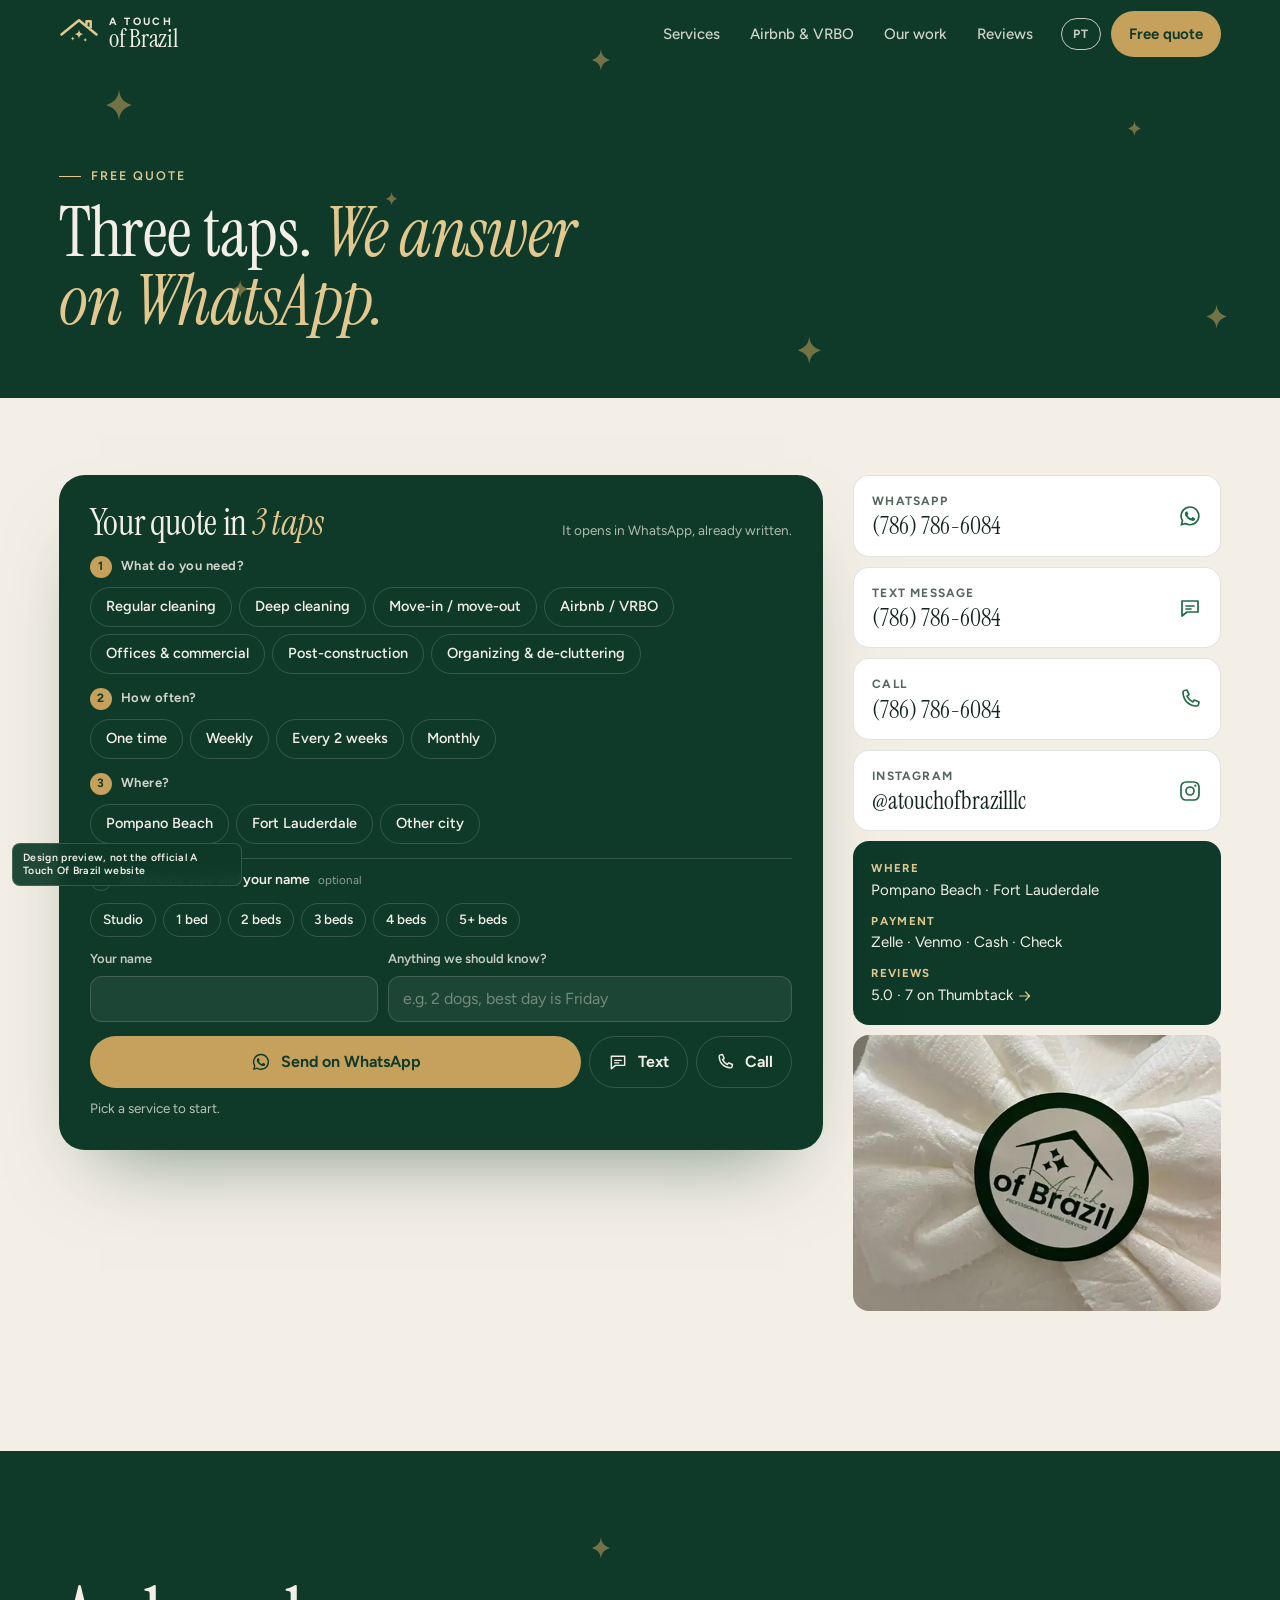
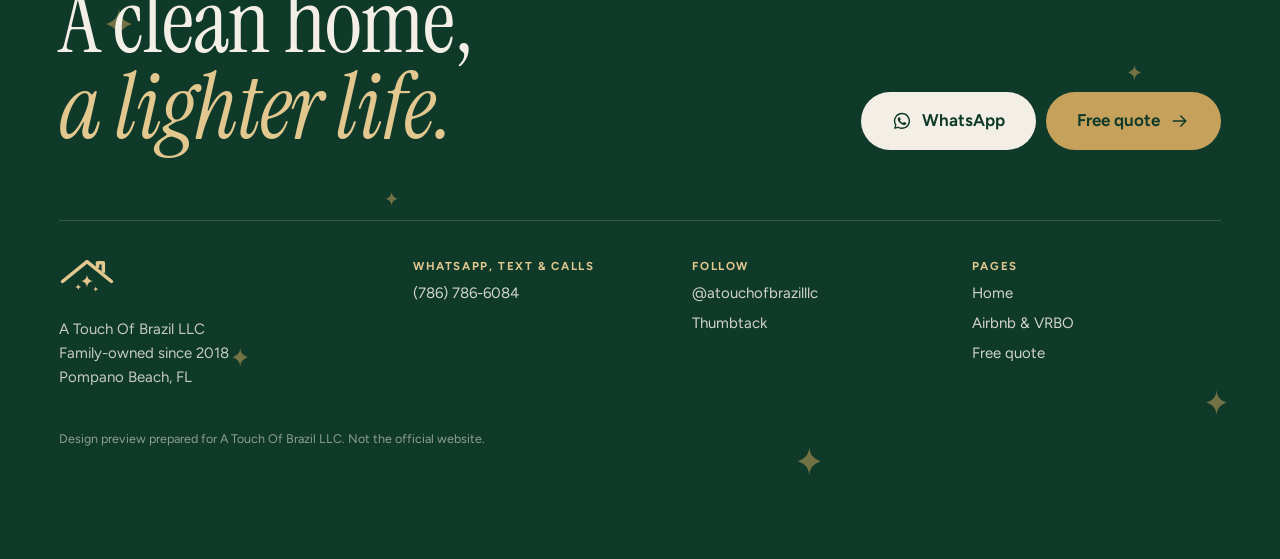
<file: quote.html>
<!doctype html>
<html lang="en" data-page="quote">
<head>
<meta charset="utf-8">
<meta name="viewport" content="width=device-width, initial-scale=1">
<meta name="robots" content="noindex, nofollow">
<title>Get a cleaning quote | A Touch Of Brazil</title>
<meta name="description" content="Tell us the service, how often and where. Your message opens in WhatsApp or text, ready to send to (786) 786-6084.">
<meta name="theme-color" content="#0f3a2a">
<link rel="alternate" hreflang="pt-BR" href="pt/quote.html">
<link rel="icon" href="img/favicon.svg" type="image/svg+xml">
<link rel="preload" href="fonts/instrument-serif.woff2" as="font" type="font/woff2" crossorigin>
<link rel="preload" href="fonts/figtree.woff2" as="font" type="font/woff2" crossorigin>
<link rel="stylesheet" href="styles.css">
<script type="application/ld+json">{"@context":"https://schema.org","@type":"LocalBusiness","name":"A Touch Of Brazil LLC","description":"Family-owned residential and commercial cleaning company in Pompano Beach and Fort Lauderdale, FL.","telephone":"+1-786-786-6084","foundingDate":"2018","numberOfEmployees":14,"address":{"@type":"PostalAddress","addressLocality":"Pompano Beach","addressRegion":"FL","addressCountry":"US"},"areaServed":["Pompano Beach, FL","Fort Lauderdale, FL"],"paymentAccepted":"Cash, Check, Venmo, Zelle","sameAs":["https://www.instagram.com/atouchofbrazilllc/","https://www.thumbtack.com/fl/pompano-beach/house-cleaning/touch-brazil/service/523667725966008325"]}</script>
</head>
<body>

<a class="skip" href="#main">Skip to content</a>
<div class="preview-tag" role="note">Design preview, not the official A Touch Of Brazil website</div>
<header class="hd" id="hd">
  <a class="brand" href="index.html" aria-label="A Touch Of Brazil, home">
    <span class="brand-mark"><svg viewBox="0 0 48 40" aria-hidden="true"><path d="M3 21 24 4l21 17" fill="none" stroke="currentColor" stroke-width="3" stroke-linejoin="round" stroke-linecap="round"/><path d="M33 9.5V5h5v8.5" fill="none" stroke="currentColor" stroke-width="3" stroke-linejoin="round"/><path fill="currentColor" d="M24 15c.4 3.4 1.6 4.8 5 5.6-3.4.8-4.6 2.2-5 5.6-.4-3.4-1.6-4.8-5-5.6 3.4-.8 4.6-2.2 5-5.6Z"/><path fill="currentColor" d="M16.5 23c.2 1.7.8 2.4 2.5 2.8-1.7.4-2.3 1.1-2.5 2.8-.2-1.7-.8-2.4-2.5-2.8 1.7-.4 2.3-1.1 2.5-2.8ZM31.5 25c.2 1.5.7 2.1 2.2 2.5-1.5.4-2 1-2.2 2.5-.2-1.5-.7-2.1-2.2-2.5 1.5-.4 2-1 2.2-2.5Z"/></svg></span>
    <span class="brand-word"><small>A Touch</small><b>of Brazil</b></span>
  </a>
  <nav class="hd-nav" aria-label="Main">
    <a href="index.html#services">Services</a>
    <a href="hosts.html" >Airbnb & VRBO</a>
    <a href="index.html#work">Our work</a>
    <a href="index.html#reviews">Reviews</a>
  </nav>
  <div class="hd-right">
    <a class="lang" href="pt/quote.html" hreflang="pt-BR" lang="pt-BR" aria-label="Ver em português">PT</a>
    <a class="hd-cta" href="quote.html" aria-current="page">Free quote</a>
    <button class="burger" type="button" aria-expanded="false" aria-controls="mnav" aria-label="Open menu"><i></i><i></i></button>
  </div>
</header>
<div class="mnav" id="mnav" hidden>
  <nav aria-label="Mobile">
    <a href="index.html">Home</a>
    <a href="index.html#services">Services</a>
    <a href="hosts.html">Airbnb & VRBO</a>
    <a href="index.html#work">Our work</a>
    <a href="index.html#reviews">Reviews</a>
    <a href="quote.html">Free quote</a>
  </nav>
  <div class="mnav-ctas">
    <a class="btn btn-wa" href="https://wa.me/17867866084?text=Hi%20A%20Touch%20of%20Brazil!%20I%20found%20you%20on%20your%20website%20and%20I%E2%80%99d%20like%20a%20cleaning%20quote." target="_blank" rel="noopener"><svg viewBox="0 0 24 24" aria-hidden="true"><path fill="currentColor" d="M12 2.2A9.7 9.7 0 0 0 3.6 16.8L2.3 21.7l5-1.3A9.7 9.7 0 1 0 12 2.2Zm0 17.7a8 8 0 0 1-4.1-1.1l-.3-.2-3 .8.8-2.9-.2-.3A8 8 0 1 1 12 19.9Zm4.4-6c-.2-.1-1.4-.7-1.7-.8-.2-.1-.4-.1-.5.1l-.8 1c-.1.2-.3.2-.5.1a6.6 6.6 0 0 1-3.3-2.9c-.2-.4.2-.4.7-1.3.1-.2 0-.3 0-.4l-.8-1.8c-.2-.5-.4-.4-.5-.4h-.5a.9.9 0 0 0-.7.3 2.8 2.8 0 0 0-.9 2.1 4.9 4.9 0 0 0 1 2.6 11.2 11.2 0 0 0 4.3 3.8c1.6.7 2.2.7 3 .6a2.6 2.6 0 0 0 1.7-1.2 2.1 2.1 0 0 0 .2-1.2c-.1-.1-.3-.2-.5-.3Z"/></svg>WhatsApp (786) 786-6084</a>
    <a class="btn btn-line" href="tel:+17867866084"><svg viewBox="0 0 24 24" aria-hidden="true"><path d="M6.6 3.5 9 3l2 4.6-2 1.6a13 13 0 0 0 5.8 5.8l1.6-2 4.6 2-.5 2.4c-.2 1-1 1.7-2 1.6C10.7 18.7 5.3 13.3 5 5.5c-.1-1 .6-1.8 1.6-2Z" fill="none" stroke="currentColor" stroke-width="1.7" stroke-linejoin="round"/></svg>Call</a>
  </div>
</div>
<main id="main" data-lang="en" data-phone="17867866084">

<section class="phead quote-head">
  <div class="twinkle" aria-hidden="true"><i style="--x:8%;--y:22%;--s:1;--d:0s"><svg viewBox="0 0 24 24" aria-hidden="true"><path fill="currentColor" d="M12 1c.6 5.6 2.4 8.4 9 11-6.6 2.6-8.4 5.4-9 11-.6-5.6-2.4-8.4-9-11 6.6-2.6 8.4-5.4 9-11Z"/></svg></i><i style="--x:18%;--y:70%;--s:0.6;--d:0.7s"><svg viewBox="0 0 24 24" aria-hidden="true"><path fill="currentColor" d="M12 1c.6 5.6 2.4 8.4 9 11-6.6 2.6-8.4 5.4-9 11-.6-5.6-2.4-8.4-9-11 6.6-2.6 8.4-5.4 9-11Z"/></svg></i><i style="--x:46%;--y:12%;--s:0.7;--d:1.4s"><svg viewBox="0 0 24 24" aria-hidden="true"><path fill="currentColor" d="M12 1c.6 5.6 2.4 8.4 9 11-6.6 2.6-8.4 5.4-9 11-.6-5.6-2.4-8.4-9-11 6.6-2.6 8.4-5.4 9-11Z"/></svg></i><i style="--x:62%;--y:84%;--s:0.9;--d:2.0999999999999996s"><svg viewBox="0 0 24 24" aria-hidden="true"><path fill="currentColor" d="M12 1c.6 5.6 2.4 8.4 9 11-6.6 2.6-8.4 5.4-9 11-.6-5.6-2.4-8.4-9-11 6.6-2.6 8.4-5.4 9-11Z"/></svg></i><i style="--x:88%;--y:30%;--s:0.5;--d:2.8s"><svg viewBox="0 0 24 24" aria-hidden="true"><path fill="currentColor" d="M12 1c.6 5.6 2.4 8.4 9 11-6.6 2.6-8.4 5.4-9 11-.6-5.6-2.4-8.4-9-11 6.6-2.6 8.4-5.4 9-11Z"/></svg></i><i style="--x:94%;--y:76%;--s:0.8;--d:3.5s"><svg viewBox="0 0 24 24" aria-hidden="true"><path fill="currentColor" d="M12 1c.6 5.6 2.4 8.4 9 11-6.6 2.6-8.4 5.4-9 11-.6-5.6-2.4-8.4-9-11 6.6-2.6 8.4-5.4 9-11Z"/></svg></i><i style="--x:30%;--y:48%;--s:0.45;--d:4.199999999999999s"><svg viewBox="0 0 24 24" aria-hidden="true"><path fill="currentColor" d="M12 1c.6 5.6 2.4 8.4 9 11-6.6 2.6-8.4 5.4-9 11-.6-5.6-2.4-8.4-9-11 6.6-2.6 8.4-5.4 9-11Z"/></svg></i></div>
  <p class="kicker light">Free quote</p>
  <h1 class="h1">Three taps. <i>We answer on WhatsApp.</i></h1>
</section>
<section class="sec quote-page">
  <div class="qp-grid">
    
<form class="qt qt-full" id="qt-page" novalidate aria-labelledby="qt-page-h">
  <div class="qt-head">
    <h2 id="qt-page-h" class="qt-title">Your quote in <i>3 taps</i></h2>
    <p class="qt-sub">It opens in WhatsApp, already written.</p>
  </div>
  <fieldset class="qt-step">
    <legend><b>1</b>What do you need?</legend>
    <div class="chips"><label class="chip"><input type="radio" name="svc" value="Regular cleaning" data-id="regular"><span>Regular cleaning</span></label><label class="chip"><input type="radio" name="svc" value="Deep cleaning" data-id="deep"><span>Deep cleaning</span></label><label class="chip"><input type="radio" name="svc" value="Move-in / move-out" data-id="move"><span>Move-in / move-out</span></label><label class="chip"><input type="radio" name="svc" value="Airbnb / VRBO" data-id="airbnb"><span>Airbnb / VRBO</span></label><label class="chip"><input type="radio" name="svc" value="Offices &amp; commercial" data-id="office"><span>Offices & commercial</span></label><label class="chip"><input type="radio" name="svc" value="Post-construction" data-id="post"><span>Post-construction</span></label><label class="chip"><input type="radio" name="svc" value="Organizing &amp; de-cluttering" data-id="organize"><span>Organizing & de-cluttering</span></label></div>
  </fieldset>
  <fieldset class="qt-step">
    <legend><b>2</b>How often?</legend>
    <div class="chips"><label class="chip"><input type="radio" name="freq" value="One time" data-id="once"><span>One time</span></label><label class="chip"><input type="radio" name="freq" value="Weekly" data-id="weekly"><span>Weekly</span></label><label class="chip"><input type="radio" name="freq" value="Every 2 weeks" data-id="biweekly"><span>Every 2 weeks</span></label><label class="chip"><input type="radio" name="freq" value="Monthly" data-id="monthly"><span>Monthly</span></label><label class="chip only-airbnb" hidden><input type="radio" name="freq" value="Each checkout" data-id="checkout"><span>Each checkout</span></label></div>
  </fieldset>
  <fieldset class="qt-step">
    <legend><b>3</b>Where?</legend>
    <div class="chips"><label class="chip"><input type="radio" name="city" value="Pompano Beach"><span>Pompano Beach</span></label><label class="chip"><input type="radio" name="city" value="Fort Lauderdale"><span>Fort Lauderdale</span></label><label class="chip"><input type="radio" name="city" value="other" data-id="other"><span>Other city</span></label></div>
    <label class="fld city-other" hidden><span>City or ZIP</span><input name="cityOther" autocomplete="postal-code" placeholder="e.g. Deerfield Beach"></label>
  </fieldset>
  <details class="qt-more" open>
    <summary>Add home size and your name <small>optional</small></summary>
    <div class="chips sizes"><label class="chip sm"><input type="radio" name="size" value="Studio"><span>Studio</span></label><label class="chip sm"><input type="radio" name="size" value="1 bed"><span>1 bed</span></label><label class="chip sm"><input type="radio" name="size" value="2 beds"><span>2 beds</span></label><label class="chip sm"><input type="radio" name="size" value="3 beds"><span>3 beds</span></label><label class="chip sm"><input type="radio" name="size" value="4 beds"><span>4 beds</span></label><label class="chip sm"><input type="radio" name="size" value="5+ beds"><span>5+ beds</span></label></div>
    <div class="qt-fields">
      <label class="fld"><span>Your name</span><input name="name" autocomplete="name"></label>
      <label class="fld"><span>Anything we should know?</span><input name="notes" placeholder="e.g. 2 dogs, best day is Friday"></label>
    </div>
  </details>
  <div class="qt-send">
    <a class="btn btn-wa qt-wa" href="https://wa.me/17867866084?text=Hi%20A%20Touch%20of%20Brazil!%20I%20found%20you%20on%20your%20website%20and%20I%E2%80%99d%20like%20a%20cleaning%20quote." target="_blank" rel="noopener"><svg viewBox="0 0 24 24" aria-hidden="true"><path fill="currentColor" d="M12 2.2A9.7 9.7 0 0 0 3.6 16.8L2.3 21.7l5-1.3A9.7 9.7 0 1 0 12 2.2Zm0 17.7a8 8 0 0 1-4.1-1.1l-.3-.2-3 .8.8-2.9-.2-.3A8 8 0 1 1 12 19.9Zm4.4-6c-.2-.1-1.4-.7-1.7-.8-.2-.1-.4-.1-.5.1l-.8 1c-.1.2-.3.2-.5.1a6.6 6.6 0 0 1-3.3-2.9c-.2-.4.2-.4.7-1.3.1-.2 0-.3 0-.4l-.8-1.8c-.2-.5-.4-.4-.5-.4h-.5a.9.9 0 0 0-.7.3 2.8 2.8 0 0 0-.9 2.1 4.9 4.9 0 0 0 1 2.6 11.2 11.2 0 0 0 4.3 3.8c1.6.7 2.2.7 3 .6a2.6 2.6 0 0 0 1.7-1.2 2.1 2.1 0 0 0 .2-1.2c-.1-.1-.3-.2-.5-.3Z"/></svg><span>Send on WhatsApp</span></a>
    <a class="btn btn-line qt-sms" href="sms:+17867866084?&body=Hi%20A%20Touch%20of%20Brazil!%20I%20found%20you%20on%20your%20website%20and%20I%E2%80%99d%20like%20a%20cleaning%20quote."><svg viewBox="0 0 24 24" aria-hidden="true"><path d="M4 5h16v11H9l-5 4V5Z" fill="none" stroke="currentColor" stroke-width="1.7" stroke-linejoin="round"/><path d="M8 10h8M8 13h5" stroke="currentColor" stroke-width="1.7" stroke-linecap="round"/></svg><span>Text</span></a>
    <a class="btn btn-line qt-call" href="tel:+17867866084" aria-label="Call (786) 786-6084"><svg viewBox="0 0 24 24" aria-hidden="true"><path d="M6.6 3.5 9 3l2 4.6-2 1.6a13 13 0 0 0 5.8 5.8l1.6-2 4.6 2-.5 2.4c-.2 1-1 1.7-2 1.6C10.7 18.7 5.3 13.3 5 5.5c-.1-1 .6-1.8 1.6-2Z" fill="none" stroke="currentColor" stroke-width="1.7" stroke-linejoin="round"/></svg><span>Call</span></a>
  </div>
  <p class="qt-hint" aria-live="polite">Pick a service to start.</p>
  <div class="qt-preview" aria-live="polite"><span>Your message</span><pre class="qt-msg"></pre></div>
</form>
    <aside class="qp-side">
      <a class="ccard" href="https://wa.me/17867866084?text=Hi%20A%20Touch%20of%20Brazil!%20I%20found%20you%20on%20your%20website%20and%20I%E2%80%99d%20like%20a%20cleaning%20quote." target="_blank" rel="noopener"><span>WhatsApp</span><b>(786) 786-6084</b><svg viewBox="0 0 24 24" aria-hidden="true"><path fill="currentColor" d="M12 2.2A9.7 9.7 0 0 0 3.6 16.8L2.3 21.7l5-1.3A9.7 9.7 0 1 0 12 2.2Zm0 17.7a8 8 0 0 1-4.1-1.1l-.3-.2-3 .8.8-2.9-.2-.3A8 8 0 1 1 12 19.9Zm4.4-6c-.2-.1-1.4-.7-1.7-.8-.2-.1-.4-.1-.5.1l-.8 1c-.1.2-.3.2-.5.1a6.6 6.6 0 0 1-3.3-2.9c-.2-.4.2-.4.7-1.3.1-.2 0-.3 0-.4l-.8-1.8c-.2-.5-.4-.4-.5-.4h-.5a.9.9 0 0 0-.7.3 2.8 2.8 0 0 0-.9 2.1 4.9 4.9 0 0 0 1 2.6 11.2 11.2 0 0 0 4.3 3.8c1.6.7 2.2.7 3 .6a2.6 2.6 0 0 0 1.7-1.2 2.1 2.1 0 0 0 .2-1.2c-.1-.1-.3-.2-.5-.3Z"/></svg></a>
      <a class="ccard" href="sms:+17867866084?&body=Hi%20A%20Touch%20of%20Brazil!%20I%20found%20you%20on%20your%20website%20and%20I%E2%80%99d%20like%20a%20cleaning%20quote."><span>Text message</span><b>(786) 786-6084</b><svg viewBox="0 0 24 24" aria-hidden="true"><path d="M4 5h16v11H9l-5 4V5Z" fill="none" stroke="currentColor" stroke-width="1.7" stroke-linejoin="round"/><path d="M8 10h8M8 13h5" stroke="currentColor" stroke-width="1.7" stroke-linecap="round"/></svg></a>
      <a class="ccard" href="tel:+17867866084"><span>Call</span><b>(786) 786-6084</b><svg viewBox="0 0 24 24" aria-hidden="true"><path d="M6.6 3.5 9 3l2 4.6-2 1.6a13 13 0 0 0 5.8 5.8l1.6-2 4.6 2-.5 2.4c-.2 1-1 1.7-2 1.6C10.7 18.7 5.3 13.3 5 5.5c-.1-1 .6-1.8 1.6-2Z" fill="none" stroke="currentColor" stroke-width="1.7" stroke-linejoin="round"/></svg></a>
      <a class="ccard" href="https://www.instagram.com/atouchofbrazilllc/" target="_blank" rel="noopener"><span>Instagram</span><b>@atouchofbrazilllc</b><svg viewBox="0 0 24 24" aria-hidden="true"><rect x="3" y="3" width="18" height="18" rx="5" fill="none" stroke="currentColor" stroke-width="1.7"/><circle cx="12" cy="12" r="4" fill="none" stroke="currentColor" stroke-width="1.7"/><circle cx="17.3" cy="6.7" r="1.1" fill="currentColor"/></svg></a>
      <div class="qp-facts">
        <p><b>Where</b>Pompano Beach · Fort Lauderdale</p>
        <p><b>Payment</b>Zelle · Venmo · Cash · Check</p>
        <p><b>Reviews</b>5.0 · 7 on Thumbtack <a href="https://www.thumbtack.com/fl/pompano-beach/house-cleaning/touch-brazil/service/523667725966008325" target="_blank" rel="noopener"><svg viewBox="0 0 24 24" aria-hidden="true"><path d="M4 12h15M13 6l6 6-6 6" fill="none" stroke="currentColor" stroke-width="1.8" stroke-linecap="round" stroke-linejoin="round"/></svg></a></p>
      </div>
      <figure class="qp-ph"><img src="img/fold-seal.webp" alt="Folded roll sealed with the A Touch of Brazil sticker" width="640" height="1138" loading="lazy" decoding="async"></figure>
    </aside>
  </div>
</section>
</main>

<footer class="ft">
  <div class="twinkle" aria-hidden="true"><i style="--x:8%;--y:22%;--s:1;--d:0s"><svg viewBox="0 0 24 24" aria-hidden="true"><path fill="currentColor" d="M12 1c.6 5.6 2.4 8.4 9 11-6.6 2.6-8.4 5.4-9 11-.6-5.6-2.4-8.4-9-11 6.6-2.6 8.4-5.4 9-11Z"/></svg></i><i style="--x:18%;--y:70%;--s:0.6;--d:0.7s"><svg viewBox="0 0 24 24" aria-hidden="true"><path fill="currentColor" d="M12 1c.6 5.6 2.4 8.4 9 11-6.6 2.6-8.4 5.4-9 11-.6-5.6-2.4-8.4-9-11 6.6-2.6 8.4-5.4 9-11Z"/></svg></i><i style="--x:46%;--y:12%;--s:0.7;--d:1.4s"><svg viewBox="0 0 24 24" aria-hidden="true"><path fill="currentColor" d="M12 1c.6 5.6 2.4 8.4 9 11-6.6 2.6-8.4 5.4-9 11-.6-5.6-2.4-8.4-9-11 6.6-2.6 8.4-5.4 9-11Z"/></svg></i><i style="--x:62%;--y:84%;--s:0.9;--d:2.0999999999999996s"><svg viewBox="0 0 24 24" aria-hidden="true"><path fill="currentColor" d="M12 1c.6 5.6 2.4 8.4 9 11-6.6 2.6-8.4 5.4-9 11-.6-5.6-2.4-8.4-9-11 6.6-2.6 8.4-5.4 9-11Z"/></svg></i><i style="--x:88%;--y:30%;--s:0.5;--d:2.8s"><svg viewBox="0 0 24 24" aria-hidden="true"><path fill="currentColor" d="M12 1c.6 5.6 2.4 8.4 9 11-6.6 2.6-8.4 5.4-9 11-.6-5.6-2.4-8.4-9-11 6.6-2.6 8.4-5.4 9-11Z"/></svg></i><i style="--x:94%;--y:76%;--s:0.8;--d:3.5s"><svg viewBox="0 0 24 24" aria-hidden="true"><path fill="currentColor" d="M12 1c.6 5.6 2.4 8.4 9 11-6.6 2.6-8.4 5.4-9 11-.6-5.6-2.4-8.4-9-11 6.6-2.6 8.4-5.4 9-11Z"/></svg></i><i style="--x:30%;--y:48%;--s:0.45;--d:4.199999999999999s"><svg viewBox="0 0 24 24" aria-hidden="true"><path fill="currentColor" d="M12 1c.6 5.6 2.4 8.4 9 11-6.6 2.6-8.4 5.4-9 11-.6-5.6-2.4-8.4-9-11 6.6-2.6 8.4-5.4 9-11Z"/></svg></i></div>
  <div class="ft-cta">
    <h2 class="ft-h">A clean home, <i>a lighter life.</i></h2>
    <div class="ft-btns">
      <a class="btn btn-wa btn-lg" href="https://wa.me/17867866084?text=Hi%20A%20Touch%20of%20Brazil!%20I%20found%20you%20on%20your%20website%20and%20I%E2%80%99d%20like%20a%20cleaning%20quote." target="_blank" rel="noopener"><svg viewBox="0 0 24 24" aria-hidden="true"><path fill="currentColor" d="M12 2.2A9.7 9.7 0 0 0 3.6 16.8L2.3 21.7l5-1.3A9.7 9.7 0 1 0 12 2.2Zm0 17.7a8 8 0 0 1-4.1-1.1l-.3-.2-3 .8.8-2.9-.2-.3A8 8 0 1 1 12 19.9Zm4.4-6c-.2-.1-1.4-.7-1.7-.8-.2-.1-.4-.1-.5.1l-.8 1c-.1.2-.3.2-.5.1a6.6 6.6 0 0 1-3.3-2.9c-.2-.4.2-.4.7-1.3.1-.2 0-.3 0-.4l-.8-1.8c-.2-.5-.4-.4-.5-.4h-.5a.9.9 0 0 0-.7.3 2.8 2.8 0 0 0-.9 2.1 4.9 4.9 0 0 0 1 2.6 11.2 11.2 0 0 0 4.3 3.8c1.6.7 2.2.7 3 .6a2.6 2.6 0 0 0 1.7-1.2 2.1 2.1 0 0 0 .2-1.2c-.1-.1-.3-.2-.5-.3Z"/></svg>WhatsApp</a>
      <a class="btn btn-gold btn-lg" href="quote.html">Free quote <svg viewBox="0 0 24 24" aria-hidden="true"><path d="M4 12h15M13 6l6 6-6 6" fill="none" stroke="currentColor" stroke-width="1.8" stroke-linecap="round" stroke-linejoin="round"/></svg></a>
    </div>
  </div>
  <div class="ft-grid">
    <div><span class="brand-mark big"><svg viewBox="0 0 48 40" aria-hidden="true"><path d="M3 21 24 4l21 17" fill="none" stroke="currentColor" stroke-width="3" stroke-linejoin="round" stroke-linecap="round"/><path d="M33 9.5V5h5v8.5" fill="none" stroke="currentColor" stroke-width="3" stroke-linejoin="round"/><path fill="currentColor" d="M24 15c.4 3.4 1.6 4.8 5 5.6-3.4.8-4.6 2.2-5 5.6-.4-3.4-1.6-4.8-5-5.6 3.4-.8 4.6-2.2 5-5.6Z"/><path fill="currentColor" d="M16.5 23c.2 1.7.8 2.4 2.5 2.8-1.7.4-2.3 1.1-2.5 2.8-.2-1.7-.8-2.4-2.5-2.8 1.7-.4 2.3-1.1 2.5-2.8ZM31.5 25c.2 1.5.7 2.1 2.2 2.5-1.5.4-2 1-2.2 2.5-.2-1.5-.7-2.1-2.2-2.5 1.5-.4 2-1 2.2-2.5Z"/></svg></span><p>A Touch Of Brazil LLC<br>Family-owned since 2018<br>Pompano Beach, FL</p></div>
    <div><i>WhatsApp, text & calls</i><a href="https://wa.me/17867866084?text=Hi%20A%20Touch%20of%20Brazil!%20I%20found%20you%20on%20your%20website%20and%20I%E2%80%99d%20like%20a%20cleaning%20quote." target="_blank" rel="noopener">(786) 786-6084</a></div>
    <div><i>Follow</i><a href="https://www.instagram.com/atouchofbrazilllc/" target="_blank" rel="noopener">@atouchofbrazilllc</a><a href="https://www.thumbtack.com/fl/pompano-beach/house-cleaning/touch-brazil/service/523667725966008325" target="_blank" rel="noopener">Thumbtack</a></div>
    <div><i>Pages</i><a href="index.html">Home</a><a href="hosts.html">Airbnb & VRBO</a><a href="quote.html">Free quote</a></div>
  </div>
  <p class="ft-note">Design preview prepared for A Touch Of Brazil LLC. Not the official website.</p>
</footer>
<nav class="dock" aria-label="Quick contact">
  <a href="tel:+17867866084"><svg viewBox="0 0 24 24" aria-hidden="true"><path d="M6.6 3.5 9 3l2 4.6-2 1.6a13 13 0 0 0 5.8 5.8l1.6-2 4.6 2-.5 2.4c-.2 1-1 1.7-2 1.6C10.7 18.7 5.3 13.3 5 5.5c-.1-1 .6-1.8 1.6-2Z" fill="none" stroke="currentColor" stroke-width="1.7" stroke-linejoin="round"/></svg><span>Call</span></a>
  <a href="#qt-page" class="dock-main"><svg viewBox="0 0 24 24" aria-hidden="true"><path fill="currentColor" d="M12 1c.6 5.6 2.4 8.4 9 11-6.6 2.6-8.4 5.4-9 11-.6-5.6-2.4-8.4-9-11 6.6-2.6 8.4-5.4 9-11Z"/></svg><span>Free quote</span></a>
  <a href="https://wa.me/17867866084?text=Hi%20A%20Touch%20of%20Brazil!%20I%20found%20you%20on%20your%20website%20and%20I%E2%80%99d%20like%20a%20cleaning%20quote." target="_blank" rel="noopener"><svg viewBox="0 0 24 24" aria-hidden="true"><path fill="currentColor" d="M12 2.2A9.7 9.7 0 0 0 3.6 16.8L2.3 21.7l5-1.3A9.7 9.7 0 1 0 12 2.2Zm0 17.7a8 8 0 0 1-4.1-1.1l-.3-.2-3 .8.8-2.9-.2-.3A8 8 0 1 1 12 19.9Zm4.4-6c-.2-.1-1.4-.7-1.7-.8-.2-.1-.4-.1-.5.1l-.8 1c-.1.2-.3.2-.5.1a6.6 6.6 0 0 1-3.3-2.9c-.2-.4.2-.4.7-1.3.1-.2 0-.3 0-.4l-.8-1.8c-.2-.5-.4-.4-.5-.4h-.5a.9.9 0 0 0-.7.3 2.8 2.8 0 0 0-.9 2.1 4.9 4.9 0 0 0 1 2.6 11.2 11.2 0 0 0 4.3 3.8c1.6.7 2.2.7 3 .6a2.6 2.6 0 0 0 1.7-1.2 2.1 2.1 0 0 0 .2-1.2c-.1-.1-.3-.2-.5-.3Z"/></svg><span>WhatsApp</span></a>
</nav>
<script src="vendor/gsap.min.js"></script>
<script src="vendor/ScrollTrigger.min.js"></script>
<script src="vendor/lenis.min.js"></script>
<script src="app.js"></script>
</body>
</html>
</file>
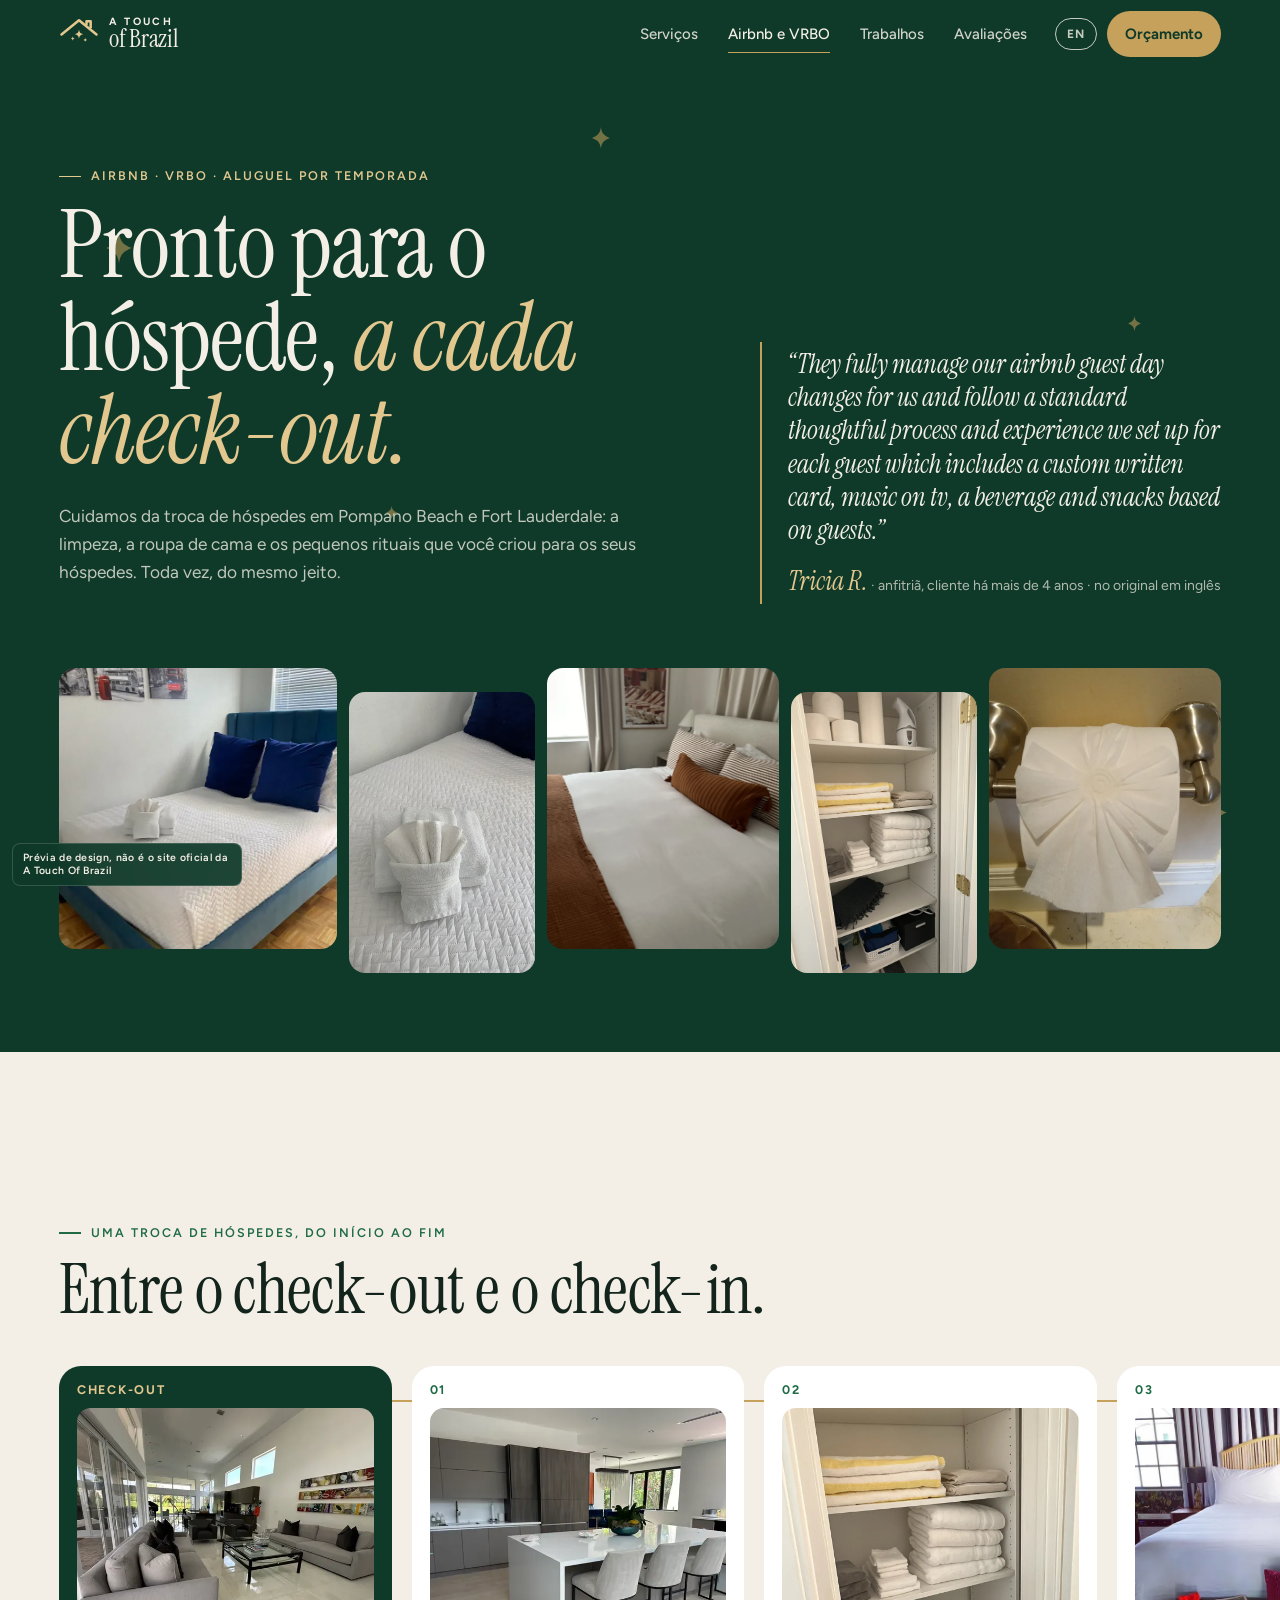
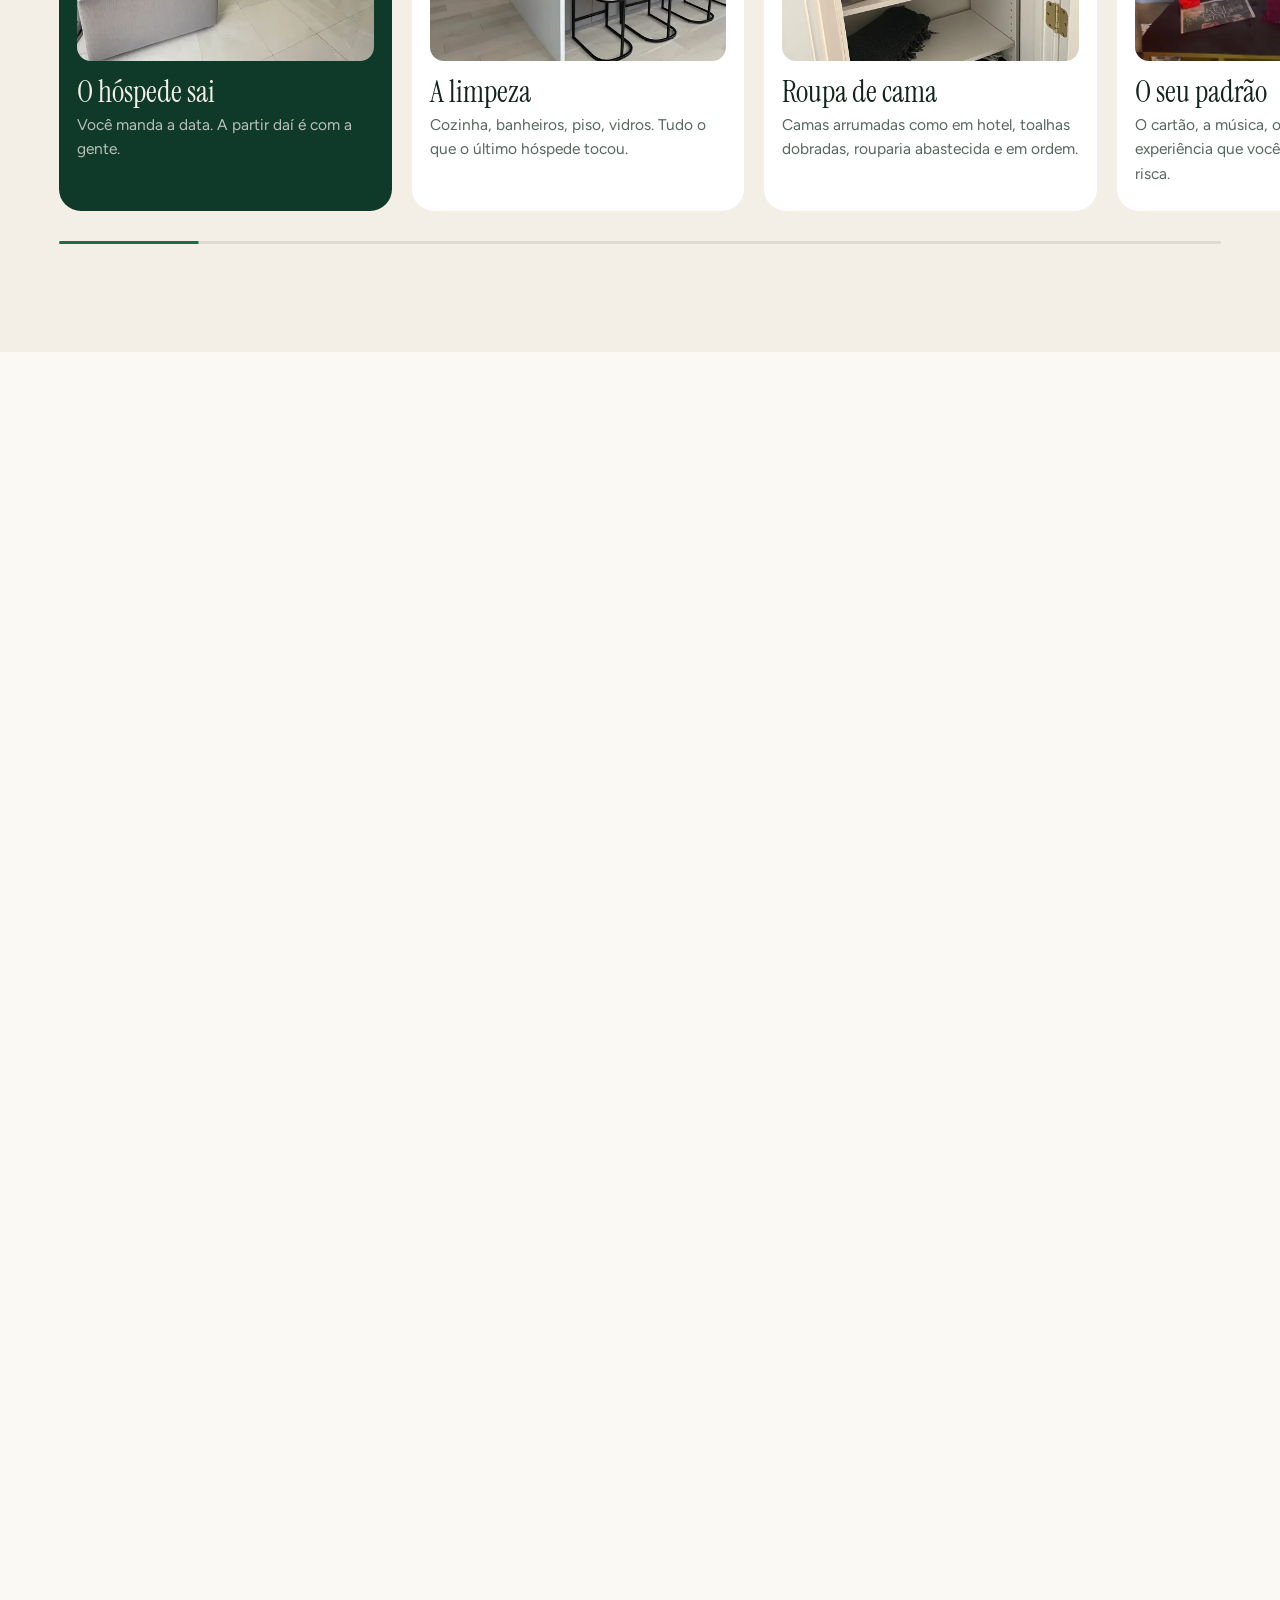
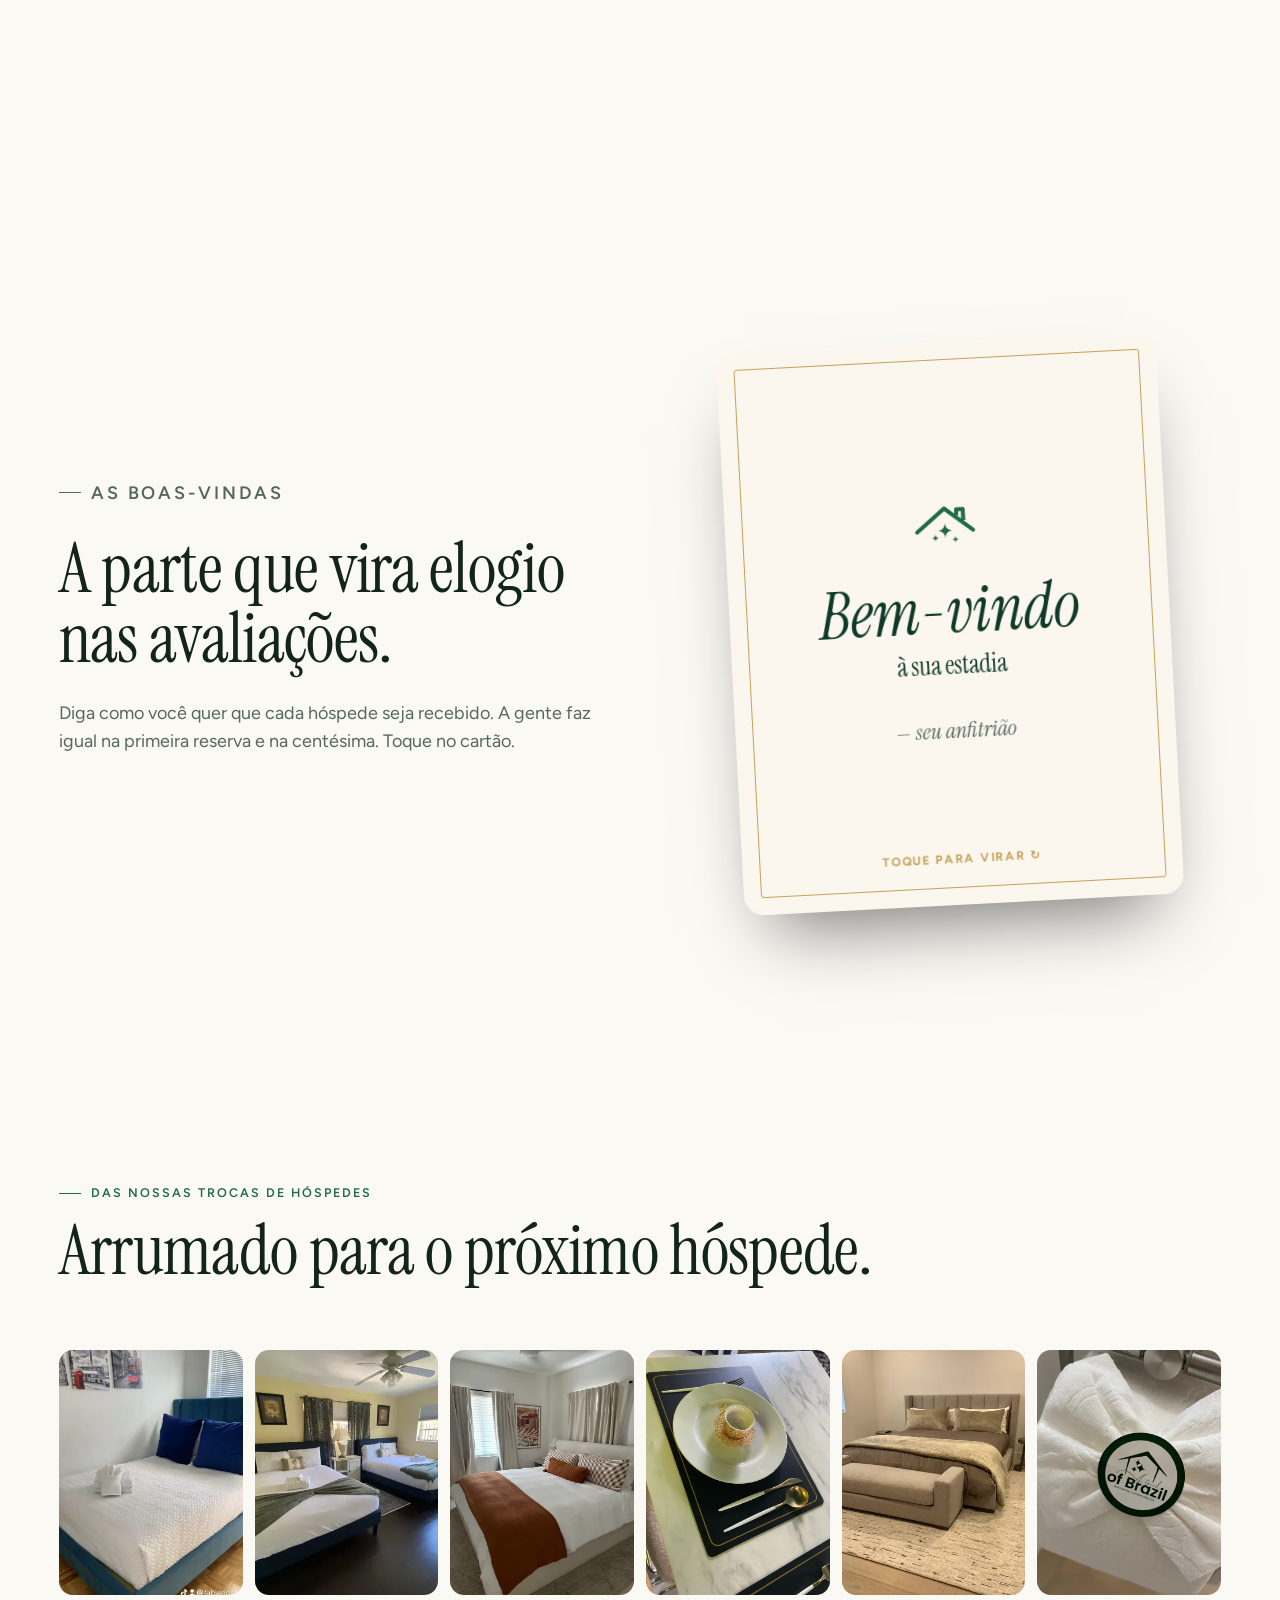
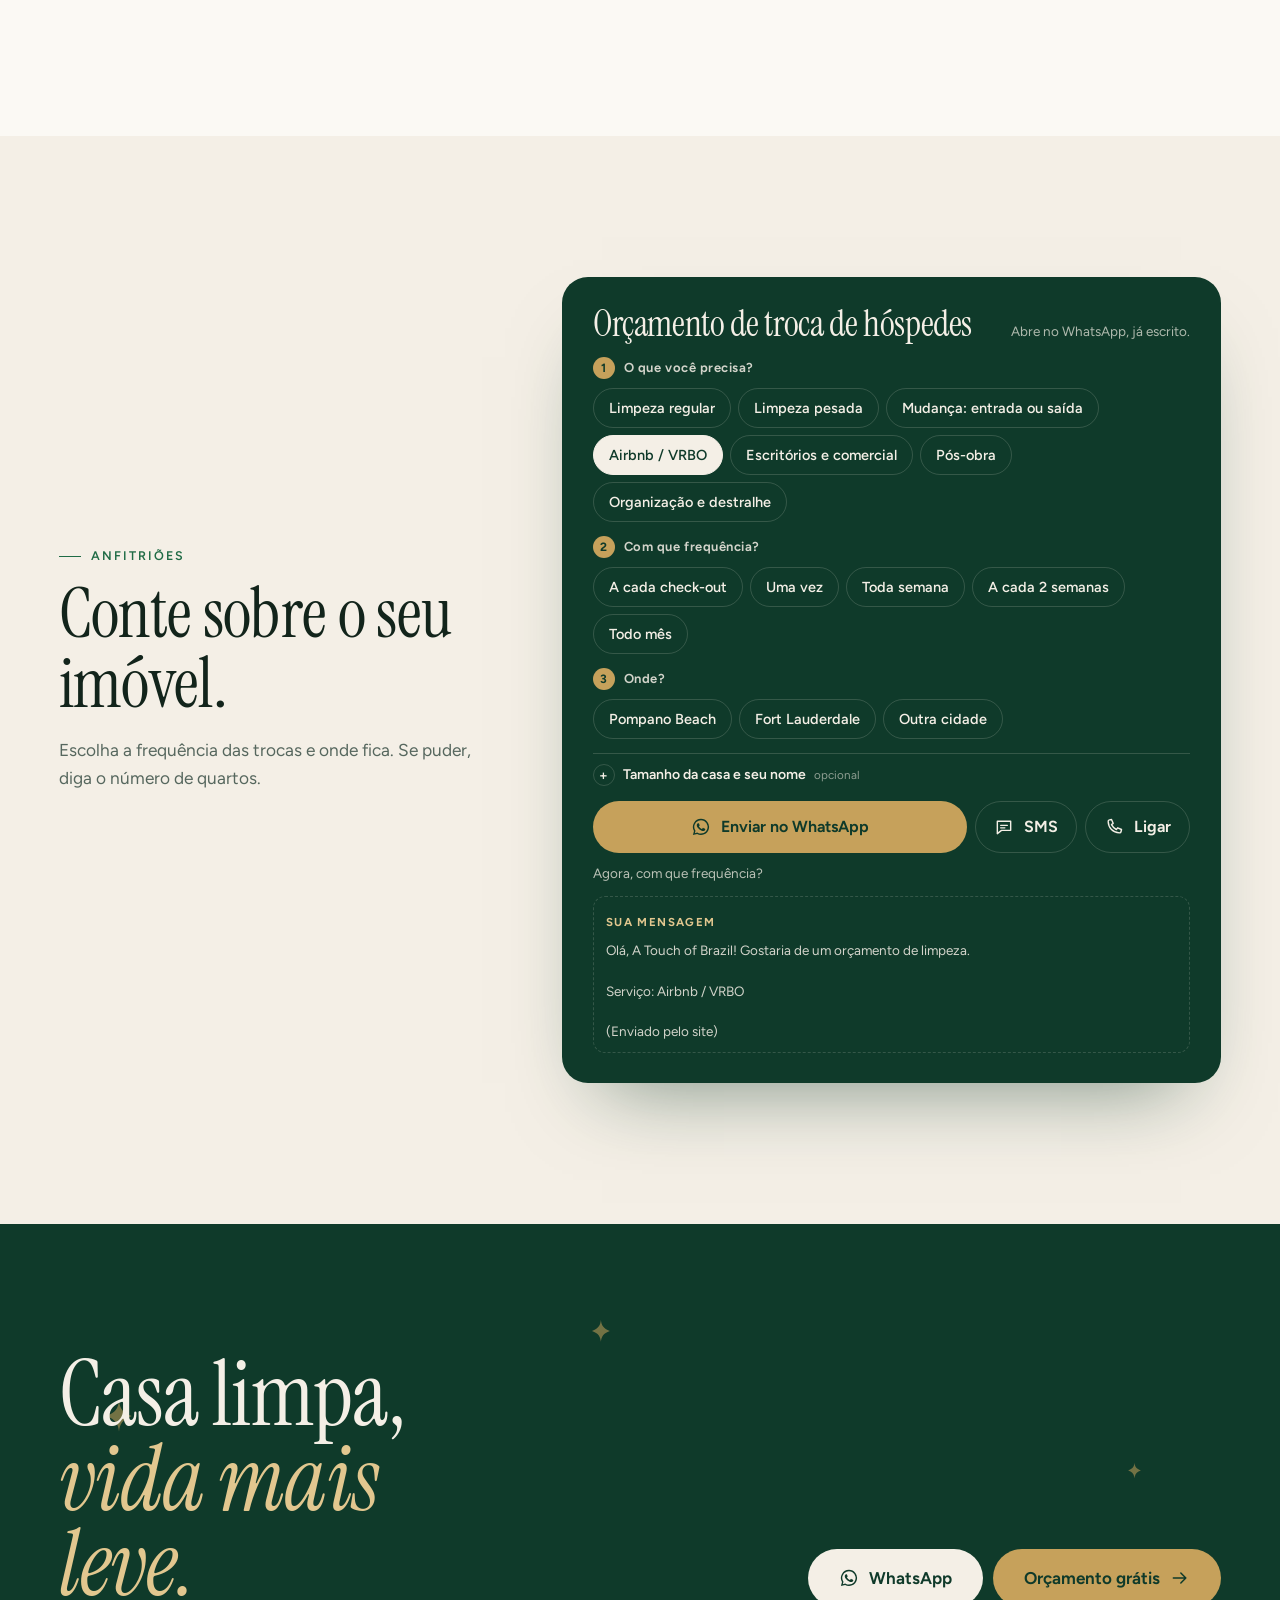
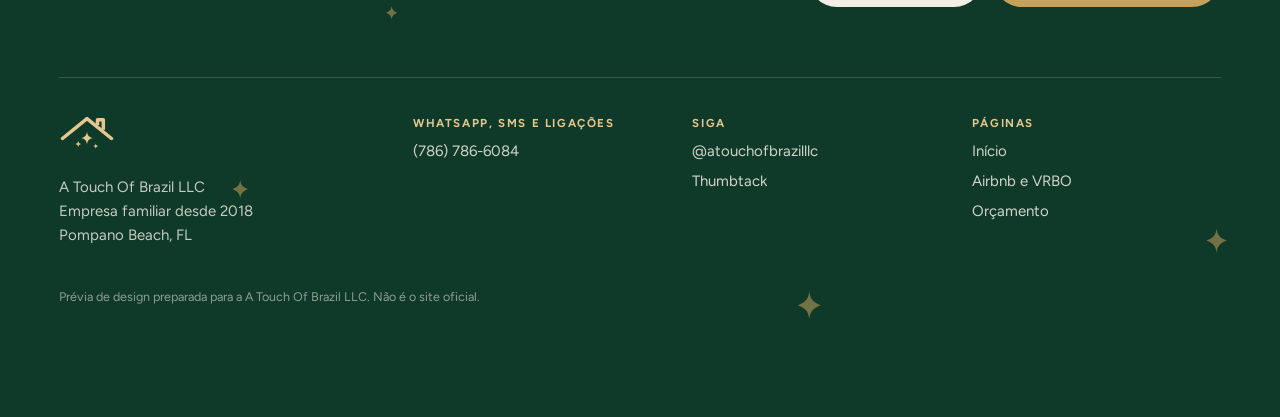
<file: pt/hosts.html>
<!doctype html>
<html lang="pt-BR" data-page="hosts">
<head>
<meta charset="utf-8">
<meta name="viewport" content="width=device-width, initial-scale=1">
<meta name="robots" content="noindex, nofollow">
<title>Limpeza de Airbnb e VRBO | A Touch Of Brazil</title>
<meta name="description" content="Troca de hóspedes para anfitriões em Pompano Beach e Fort Lauderdale: limpeza, roupa de cama e o seu padrão, a cada check-out.">
<meta name="theme-color" content="#0f3a2a">
<link rel="alternate" hreflang="en" href="../hosts.html">
<link rel="icon" href="../img/favicon.svg" type="image/svg+xml">
<link rel="preload" href="../fonts/instrument-serif.woff2" as="font" type="font/woff2" crossorigin>
<link rel="preload" href="../fonts/figtree.woff2" as="font" type="font/woff2" crossorigin>
<link rel="stylesheet" href="../styles.css">
<script type="application/ld+json">{"@context":"https://schema.org","@type":"LocalBusiness","name":"A Touch Of Brazil LLC","description":"Family-owned residential and commercial cleaning company in Pompano Beach and Fort Lauderdale, FL.","telephone":"+1-786-786-6084","foundingDate":"2018","numberOfEmployees":14,"address":{"@type":"PostalAddress","addressLocality":"Pompano Beach","addressRegion":"FL","addressCountry":"US"},"areaServed":["Pompano Beach, FL","Fort Lauderdale, FL"],"paymentAccepted":"Cash, Check, Venmo, Zelle","sameAs":["https://www.instagram.com/atouchofbrazilllc/","https://www.thumbtack.com/fl/pompano-beach/house-cleaning/touch-brazil/service/523667725966008325"]}</script>
</head>
<body>

<a class="skip" href="#main">Pular para o conteúdo</a>
<div class="preview-tag" role="note">Prévia de design, não é o site oficial da A Touch Of Brazil</div>
<header class="hd" id="hd">
  <a class="brand" href="../index.html" aria-label="A Touch Of Brazil, início">
    <span class="brand-mark"><svg viewBox="0 0 48 40" aria-hidden="true"><path d="M3 21 24 4l21 17" fill="none" stroke="currentColor" stroke-width="3" stroke-linejoin="round" stroke-linecap="round"/><path d="M33 9.5V5h5v8.5" fill="none" stroke="currentColor" stroke-width="3" stroke-linejoin="round"/><path fill="currentColor" d="M24 15c.4 3.4 1.6 4.8 5 5.6-3.4.8-4.6 2.2-5 5.6-.4-3.4-1.6-4.8-5-5.6 3.4-.8 4.6-2.2 5-5.6Z"/><path fill="currentColor" d="M16.5 23c.2 1.7.8 2.4 2.5 2.8-1.7.4-2.3 1.1-2.5 2.8-.2-1.7-.8-2.4-2.5-2.8 1.7-.4 2.3-1.1 2.5-2.8ZM31.5 25c.2 1.5.7 2.1 2.2 2.5-1.5.4-2 1-2.2 2.5-.2-1.5-.7-2.1-2.2-2.5 1.5-.4 2-1 2.2-2.5Z"/></svg></span>
    <span class="brand-word"><small>A Touch</small><b>of Brazil</b></span>
  </a>
  <nav class="hd-nav" aria-label="Principal">
    <a href="../index.html#services">Serviços</a>
    <a href="../hosts.html" aria-current="page">Airbnb e VRBO</a>
    <a href="../index.html#work">Trabalhos</a>
    <a href="../index.html#reviews">Avaliações</a>
  </nav>
  <div class="hd-right">
    <a class="lang" href="../hosts.html" hreflang="en" lang="en" aria-label="View in English">EN</a>
    <a class="hd-cta" href="../quote.html" >Orçamento</a>
    <button class="burger" type="button" aria-expanded="false" aria-controls="mnav" aria-label="Abrir menu"><i></i><i></i></button>
  </div>
</header>
<div class="mnav" id="mnav" hidden>
  <nav aria-label="Celular">
    <a href="../index.html">Início</a>
    <a href="../index.html#services">Serviços</a>
    <a href="../hosts.html">Airbnb e VRBO</a>
    <a href="../index.html#work">Trabalhos</a>
    <a href="../index.html#reviews">Avaliações</a>
    <a href="../quote.html">Orçamento grátis</a>
  </nav>
  <div class="mnav-ctas">
    <a class="btn btn-wa" href="https://wa.me/17867866084?text=Ol%C3%A1%2C%20A%20Touch%20of%20Brazil!%20Vim%20pelo%20site%20e%20gostaria%20de%20um%20or%C3%A7amento%20de%20limpeza." target="_blank" rel="noopener"><svg viewBox="0 0 24 24" aria-hidden="true"><path fill="currentColor" d="M12 2.2A9.7 9.7 0 0 0 3.6 16.8L2.3 21.7l5-1.3A9.7 9.7 0 1 0 12 2.2Zm0 17.7a8 8 0 0 1-4.1-1.1l-.3-.2-3 .8.8-2.9-.2-.3A8 8 0 1 1 12 19.9Zm4.4-6c-.2-.1-1.4-.7-1.7-.8-.2-.1-.4-.1-.5.1l-.8 1c-.1.2-.3.2-.5.1a6.6 6.6 0 0 1-3.3-2.9c-.2-.4.2-.4.7-1.3.1-.2 0-.3 0-.4l-.8-1.8c-.2-.5-.4-.4-.5-.4h-.5a.9.9 0 0 0-.7.3 2.8 2.8 0 0 0-.9 2.1 4.9 4.9 0 0 0 1 2.6 11.2 11.2 0 0 0 4.3 3.8c1.6.7 2.2.7 3 .6a2.6 2.6 0 0 0 1.7-1.2 2.1 2.1 0 0 0 .2-1.2c-.1-.1-.3-.2-.5-.3Z"/></svg>WhatsApp (786) 786-6084</a>
    <a class="btn btn-line" href="tel:+17867866084"><svg viewBox="0 0 24 24" aria-hidden="true"><path d="M6.6 3.5 9 3l2 4.6-2 1.6a13 13 0 0 0 5.8 5.8l1.6-2 4.6 2-.5 2.4c-.2 1-1 1.7-2 1.6C10.7 18.7 5.3 13.3 5 5.5c-.1-1 .6-1.8 1.6-2Z" fill="none" stroke="currentColor" stroke-width="1.7" stroke-linejoin="round"/></svg>Ligar</a>
  </div>
</div>
<main id="main" data-lang="pt" data-phone="17867866084">

<section class="phead hosts-hero">
  <div class="twinkle" aria-hidden="true"><i style="--x:8%;--y:22%;--s:1;--d:0s"><svg viewBox="0 0 24 24" aria-hidden="true"><path fill="currentColor" d="M12 1c.6 5.6 2.4 8.4 9 11-6.6 2.6-8.4 5.4-9 11-.6-5.6-2.4-8.4-9-11 6.6-2.6 8.4-5.4 9-11Z"/></svg></i><i style="--x:18%;--y:70%;--s:0.6;--d:0.7s"><svg viewBox="0 0 24 24" aria-hidden="true"><path fill="currentColor" d="M12 1c.6 5.6 2.4 8.4 9 11-6.6 2.6-8.4 5.4-9 11-.6-5.6-2.4-8.4-9-11 6.6-2.6 8.4-5.4 9-11Z"/></svg></i><i style="--x:46%;--y:12%;--s:0.7;--d:1.4s"><svg viewBox="0 0 24 24" aria-hidden="true"><path fill="currentColor" d="M12 1c.6 5.6 2.4 8.4 9 11-6.6 2.6-8.4 5.4-9 11-.6-5.6-2.4-8.4-9-11 6.6-2.6 8.4-5.4 9-11Z"/></svg></i><i style="--x:62%;--y:84%;--s:0.9;--d:2.0999999999999996s"><svg viewBox="0 0 24 24" aria-hidden="true"><path fill="currentColor" d="M12 1c.6 5.6 2.4 8.4 9 11-6.6 2.6-8.4 5.4-9 11-.6-5.6-2.4-8.4-9-11 6.6-2.6 8.4-5.4 9-11Z"/></svg></i><i style="--x:88%;--y:30%;--s:0.5;--d:2.8s"><svg viewBox="0 0 24 24" aria-hidden="true"><path fill="currentColor" d="M12 1c.6 5.6 2.4 8.4 9 11-6.6 2.6-8.4 5.4-9 11-.6-5.6-2.4-8.4-9-11 6.6-2.6 8.4-5.4 9-11Z"/></svg></i><i style="--x:94%;--y:76%;--s:0.8;--d:3.5s"><svg viewBox="0 0 24 24" aria-hidden="true"><path fill="currentColor" d="M12 1c.6 5.6 2.4 8.4 9 11-6.6 2.6-8.4 5.4-9 11-.6-5.6-2.4-8.4-9-11 6.6-2.6 8.4-5.4 9-11Z"/></svg></i><i style="--x:30%;--y:48%;--s:0.45;--d:4.199999999999999s"><svg viewBox="0 0 24 24" aria-hidden="true"><path fill="currentColor" d="M12 1c.6 5.6 2.4 8.4 9 11-6.6 2.6-8.4 5.4-9 11-.6-5.6-2.4-8.4-9-11 6.6-2.6 8.4-5.4 9-11Z"/></svg></i></div>
  <div class="hh-grid">
    <div>
      <p class="kicker light">Airbnb · VRBO · aluguel por temporada</p>
      <h1 class="h1">Pronto para o hóspede, <i>a cada check-out.</i></h1>
      <p class="lede">Cuidamos da troca de hóspedes em Pompano Beach e Fort Lauderdale: a limpeza, a roupa de cama e os pequenos rituais que você criou para os seus hóspedes. Toda vez, do mesmo jeito.</p>
    </div>
    <blockquote class="hh-quote">
      <p>“They fully manage our airbnb guest day changes for us and follow a standard thoughtful process and experience we set up for each guest which includes a custom written card, music on tv, a beverage and snacks based on guests.”</p>
      <footer><span class="sig">Tricia R.</span> · anfitriã, cliente há mais de 4 anos · no original em inglês</footer>
    </blockquote>
  </div>
  <div class="hh-photos">
    <img src="../img/bed-navy.webp" alt="Imóvel preparado para o próximo hóspede" width="640" height="733"  decoding="async"><img src="../img/fold-towel.webp" alt="Imóvel preparado para o próximo hóspede" width="640" height="853"  decoding="async"><img src="../img/bed-rust.webp" alt="Imóvel preparado para o próximo hóspede" width="1024" height="1365"  decoding="async"><img src="../img/linen-closet.webp" alt="Imóvel preparado para o próximo hóspede" width="1024" height="1820"  decoding="async"><img src="../img/fold-roll.webp" alt="Imóvel preparado para o próximo hóspede" width="864" height="1536"  decoding="async">
  </div>
</section>

<section class="turn" id="turn" aria-labelledby="tn-h">
  <div class="turn-stage">
    <header class="turn-head">
      <p class="kicker">Uma troca de hóspedes, do início ao fim</p>
      <h2 id="tn-h" class="h2">Entre o check-out e o check-in.</h2>
    </header>
    <div class="turn-track">
      <article class="tc" style="--i:0">
        <p class="tc-k">Check-out</p>
        <img src="../img/living-open.webp" alt="O hóspede sai" width="640" height="480" loading="lazy" decoding="async">
        <h3>O hóspede sai</h3><p>Você manda a data. A partir daí é com a gente.</p>
      </article><article class="tc" style="--i:1">
        <p class="tc-k">01</p>
        <img src="../img/kitchen-island.webp" alt="A limpeza" width="640" height="480" loading="lazy" decoding="async">
        <h3>A limpeza</h3><p>Cozinha, banheiros, piso, vidros. Tudo o que o último hóspede tocou.</p>
      </article><article class="tc" style="--i:2">
        <p class="tc-k">02</p>
        <img src="../img/linen-closet.webp" alt="Roupa de cama" width="1024" height="1820" loading="lazy" decoding="async">
        <h3>Roupa de cama</h3><p>Camas arrumadas como em hotel, toalhas dobradas, rouparia abastecida e em ordem.</p>
      </article><article class="tc" style="--i:3">
        <p class="tc-k">03</p>
        <img src="../img/bed-welcome.webp" alt="O seu padrão" width="640" height="800" loading="lazy" decoding="async">
        <h3>O seu padrão</h3><p>O cartão, a música, os petiscos: a experiência que você criou, seguida à risca.</p>
      </article><article class="tc" style="--i:4">
        <p class="tc-k">04</p>
        <img src="../img/fold-towel-paper.webp" alt="A dobra" width="640" height="853" loading="lazy" decoding="async">
        <h3>A dobra</h3><p>O último toque antes de fechar a porta.</p>
      </article><article class="tc" style="--i:5">
        <p class="tc-k">Check-in</p>
        <img src="../img/bed-navy.webp" alt="Pronto para o hóspede" width="640" height="733" loading="lazy" decoding="async">
        <h3>Pronto para o hóspede</h3><p>O próximo hóspede entra nas fotos do seu anúncio.</p>
      </article>
    </div>
    <div class="turn-progress" aria-hidden="true"><i></i></div>
  </div>
</section>

<section class="sec hosts-card" aria-labelledby="hc-h">
  <div class="ht-grid">
    <div class="ht-copy dark">
      <p class="kicker">As boas-vindas</p>
      <h2 id="hc-h" class="h2">A parte que vira elogio nas avaliações.</h2>
      <p>Diga como você quer que cada hóspede seja recebido. A gente faz igual na primeira reserva e na centésima. Toque no cartão.</p>
    </div>
    <button type="button" class="wcard" aria-pressed="false" aria-label="Virar o cartão de boas-vindas">
  <span class="wc-in">
    <span class="wc-front">
      <span class="wc-mark"><svg viewBox="0 0 48 40" aria-hidden="true"><path d="M3 21 24 4l21 17" fill="none" stroke="currentColor" stroke-width="3" stroke-linejoin="round" stroke-linecap="round"/><path d="M33 9.5V5h5v8.5" fill="none" stroke="currentColor" stroke-width="3" stroke-linejoin="round"/><path fill="currentColor" d="M24 15c.4 3.4 1.6 4.8 5 5.6-3.4.8-4.6 2.2-5 5.6-.4-3.4-1.6-4.8-5-5.6 3.4-.8 4.6-2.2 5-5.6Z"/><path fill="currentColor" d="M16.5 23c.2 1.7.8 2.4 2.5 2.8-1.7.4-2.3 1.1-2.5 2.8-.2-1.7-.8-2.4-2.5-2.8 1.7-.4 2.3-1.1 2.5-2.8ZM31.5 25c.2 1.5.7 2.1 2.2 2.5-1.5.4-2 1-2.2 2.5-.2-1.5-.7-2.1-2.2-2.5 1.5-.4 2-1 2.2-2.5Z"/></svg></span>
      <span class="wc-hello">Bem-vindo</span>
      <span class="wc-to">à sua estadia</span>
      <span class="wc-sign">— seu anfitrião</span>
      <span class="wc-tap">Toque para virar ↻</span>
    </span>
    <span class="wc-back">
      <span class="wc-k">O que uma anfitriã criou para cada hóspede</span>
      <span class="wc-list"><span><svg viewBox="0 0 24 24" aria-hidden="true"><path d="m5 12.5 4.5 4.5L19 7.5" fill="none" stroke="currentColor" stroke-width="2.2" stroke-linecap="round" stroke-linejoin="round"/></svg>a custom written card</span><span><svg viewBox="0 0 24 24" aria-hidden="true"><path d="m5 12.5 4.5 4.5L19 7.5" fill="none" stroke="currentColor" stroke-width="2.2" stroke-linecap="round" stroke-linejoin="round"/></svg>music on tv</span><span><svg viewBox="0 0 24 24" aria-hidden="true"><path d="m5 12.5 4.5 4.5L19 7.5" fill="none" stroke="currentColor" stroke-width="2.2" stroke-linecap="round" stroke-linejoin="round"/></svg>a beverage and snacks</span></span>
      <span class="wc-q">“…we set up for each guest” <em>Tricia R.</em></span>
    </span>
  </span>
</button>
  </div>
</section>

<section class="sec hosts-photos" aria-labelledby="hp-h">
  <header class="sec-head"><p class="kicker">Das nossas trocas de hóspedes</p><h2 id="hp-h" class="h2">Arrumado para o próximo hóspede.</h2></header>
  <div class="hp-grid">
    <figure><img src="../img/bed-navy.webp" alt="Imóvel de temporada preparado pela A Touch of Brazil" width="640" height="733" loading="lazy" decoding="async"></figure><figure><img src="../img/bed-twin.webp" alt="Imóvel de temporada preparado pela A Touch of Brazil" width="640" height="480" loading="lazy" decoding="async"></figure><figure><img src="../img/bed-rust2.webp" alt="Imóvel de temporada preparado pela A Touch of Brazil" width="640" height="853" loading="lazy" decoding="async"></figure><figure><img src="../img/table-set.webp" alt="Imóvel de temporada preparado pela A Touch of Brazil" width="640" height="853" loading="lazy" decoding="async"></figure><figure><img src="../img/bed-bench.webp" alt="Imóvel de temporada preparado pela A Touch of Brazil" width="640" height="480" loading="lazy" decoding="async"></figure><figure><img src="../img/fold-seal.webp" alt="Imóvel de temporada preparado pela A Touch of Brazil" width="640" height="1138" loading="lazy" decoding="async"></figure>
  </div>
</section>

<section class="sec quote-sec" id="quote" aria-labelledby="qh-h">
  <div class="qs-grid">
    <div>
      <p class="kicker">Anfitriões</p>
      <h2 id="qh-h" class="h2">Conte sobre o seu imóvel.</h2>
      <p class="lede">Escolha a frequência das trocas e onde fica. Se puder, diga o número de quartos.</p>
    </div>
    
<form class="qt" id="qt-hosts" novalidate aria-labelledby="qt-hosts-h">
  <div class="qt-head">
    <h2 id="qt-hosts-h" class="qt-title">Orçamento de troca de hóspedes</h2>
    <p class="qt-sub">Abre no WhatsApp, já escrito.</p>
  </div>
  <fieldset class="qt-step">
    <legend><b>1</b>O que você precisa?</legend>
    <div class="chips"><label class="chip"><input type="radio" name="svc" value="Limpeza regular" data-id="regular"><span>Limpeza regular</span></label><label class="chip"><input type="radio" name="svc" value="Limpeza pesada" data-id="deep"><span>Limpeza pesada</span></label><label class="chip"><input type="radio" name="svc" value="Mudança: entrada ou saída" data-id="move"><span>Mudança: entrada ou saída</span></label><label class="chip"><input type="radio" name="svc" value="Airbnb / VRBO" data-id="airbnb" checked><span>Airbnb / VRBO</span></label><label class="chip"><input type="radio" name="svc" value="Escritórios e comercial" data-id="office"><span>Escritórios e comercial</span></label><label class="chip"><input type="radio" name="svc" value="Pós-obra" data-id="post"><span>Pós-obra</span></label><label class="chip"><input type="radio" name="svc" value="Organização e destralhe" data-id="organize"><span>Organização e destralhe</span></label></div>
  </fieldset>
  <fieldset class="qt-step">
    <legend><b>2</b>Com que frequência?</legend>
    <div class="chips"><label class="chip"><input type="radio" name="freq" value="Uma vez" data-id="once"><span>Uma vez</span></label><label class="chip"><input type="radio" name="freq" value="Toda semana" data-id="weekly"><span>Toda semana</span></label><label class="chip"><input type="radio" name="freq" value="A cada 2 semanas" data-id="biweekly"><span>A cada 2 semanas</span></label><label class="chip"><input type="radio" name="freq" value="Todo mês" data-id="monthly"><span>Todo mês</span></label><label class="chip only-airbnb"><input type="radio" name="freq" value="A cada check-out" data-id="checkout"><span>A cada check-out</span></label></div>
  </fieldset>
  <fieldset class="qt-step">
    <legend><b>3</b>Onde?</legend>
    <div class="chips"><label class="chip"><input type="radio" name="city" value="Pompano Beach"><span>Pompano Beach</span></label><label class="chip"><input type="radio" name="city" value="Fort Lauderdale"><span>Fort Lauderdale</span></label><label class="chip"><input type="radio" name="city" value="other" data-id="other"><span>Outra cidade</span></label></div>
    <label class="fld city-other" hidden><span>Cidade ou ZIP</span><input name="cityOther" autocomplete="postal-code" placeholder="ex.: Deerfield Beach"></label>
  </fieldset>
  <details class="qt-more">
    <summary>Tamanho da casa e seu nome <small>opcional</small></summary>
    <div class="chips sizes"><label class="chip sm"><input type="radio" name="size" value="Estúdio"><span>Estúdio</span></label><label class="chip sm"><input type="radio" name="size" value="1 quarto"><span>1 quarto</span></label><label class="chip sm"><input type="radio" name="size" value="2 quartos"><span>2 quartos</span></label><label class="chip sm"><input type="radio" name="size" value="3 quartos"><span>3 quartos</span></label><label class="chip sm"><input type="radio" name="size" value="4 quartos"><span>4 quartos</span></label><label class="chip sm"><input type="radio" name="size" value="5+ quartos"><span>5+ quartos</span></label></div>
    <div class="qt-fields">
      <label class="fld"><span>Seu nome</span><input name="name" autocomplete="name"></label>
      <label class="fld"><span>Algo que devemos saber?</span><input name="notes" placeholder="ex.: 2 cachorros, melhor dia é sexta"></label>
    </div>
  </details>
  <div class="qt-send">
    <a class="btn btn-wa qt-wa" href="https://wa.me/17867866084?text=Ol%C3%A1%2C%20A%20Touch%20of%20Brazil!%20Vim%20pelo%20site%20e%20gostaria%20de%20um%20or%C3%A7amento%20de%20limpeza." target="_blank" rel="noopener"><svg viewBox="0 0 24 24" aria-hidden="true"><path fill="currentColor" d="M12 2.2A9.7 9.7 0 0 0 3.6 16.8L2.3 21.7l5-1.3A9.7 9.7 0 1 0 12 2.2Zm0 17.7a8 8 0 0 1-4.1-1.1l-.3-.2-3 .8.8-2.9-.2-.3A8 8 0 1 1 12 19.9Zm4.4-6c-.2-.1-1.4-.7-1.7-.8-.2-.1-.4-.1-.5.1l-.8 1c-.1.2-.3.2-.5.1a6.6 6.6 0 0 1-3.3-2.9c-.2-.4.2-.4.7-1.3.1-.2 0-.3 0-.4l-.8-1.8c-.2-.5-.4-.4-.5-.4h-.5a.9.9 0 0 0-.7.3 2.8 2.8 0 0 0-.9 2.1 4.9 4.9 0 0 0 1 2.6 11.2 11.2 0 0 0 4.3 3.8c1.6.7 2.2.7 3 .6a2.6 2.6 0 0 0 1.7-1.2 2.1 2.1 0 0 0 .2-1.2c-.1-.1-.3-.2-.5-.3Z"/></svg><span>Enviar no WhatsApp</span></a>
    <a class="btn btn-line qt-sms" href="sms:+17867866084?&body=Ol%C3%A1%2C%20A%20Touch%20of%20Brazil!%20Vim%20pelo%20site%20e%20gostaria%20de%20um%20or%C3%A7amento%20de%20limpeza."><svg viewBox="0 0 24 24" aria-hidden="true"><path d="M4 5h16v11H9l-5 4V5Z" fill="none" stroke="currentColor" stroke-width="1.7" stroke-linejoin="round"/><path d="M8 10h8M8 13h5" stroke="currentColor" stroke-width="1.7" stroke-linecap="round"/></svg><span>SMS</span></a>
    <a class="btn btn-line qt-call" href="tel:+17867866084" aria-label="Ligar (786) 786-6084"><svg viewBox="0 0 24 24" aria-hidden="true"><path d="M6.6 3.5 9 3l2 4.6-2 1.6a13 13 0 0 0 5.8 5.8l1.6-2 4.6 2-.5 2.4c-.2 1-1 1.7-2 1.6C10.7 18.7 5.3 13.3 5 5.5c-.1-1 .6-1.8 1.6-2Z" fill="none" stroke="currentColor" stroke-width="1.7" stroke-linejoin="round"/></svg><span>Ligar</span></a>
  </div>
  <p class="qt-hint" aria-live="polite">Escolha um serviço para começar.</p>
  <div class="qt-preview" aria-live="polite"><span>Sua mensagem</span><pre class="qt-msg"></pre></div>
</form>
  </div>
</section>
</main>

<footer class="ft">
  <div class="twinkle" aria-hidden="true"><i style="--x:8%;--y:22%;--s:1;--d:0s"><svg viewBox="0 0 24 24" aria-hidden="true"><path fill="currentColor" d="M12 1c.6 5.6 2.4 8.4 9 11-6.6 2.6-8.4 5.4-9 11-.6-5.6-2.4-8.4-9-11 6.6-2.6 8.4-5.4 9-11Z"/></svg></i><i style="--x:18%;--y:70%;--s:0.6;--d:0.7s"><svg viewBox="0 0 24 24" aria-hidden="true"><path fill="currentColor" d="M12 1c.6 5.6 2.4 8.4 9 11-6.6 2.6-8.4 5.4-9 11-.6-5.6-2.4-8.4-9-11 6.6-2.6 8.4-5.4 9-11Z"/></svg></i><i style="--x:46%;--y:12%;--s:0.7;--d:1.4s"><svg viewBox="0 0 24 24" aria-hidden="true"><path fill="currentColor" d="M12 1c.6 5.6 2.4 8.4 9 11-6.6 2.6-8.4 5.4-9 11-.6-5.6-2.4-8.4-9-11 6.6-2.6 8.4-5.4 9-11Z"/></svg></i><i style="--x:62%;--y:84%;--s:0.9;--d:2.0999999999999996s"><svg viewBox="0 0 24 24" aria-hidden="true"><path fill="currentColor" d="M12 1c.6 5.6 2.4 8.4 9 11-6.6 2.6-8.4 5.4-9 11-.6-5.6-2.4-8.4-9-11 6.6-2.6 8.4-5.4 9-11Z"/></svg></i><i style="--x:88%;--y:30%;--s:0.5;--d:2.8s"><svg viewBox="0 0 24 24" aria-hidden="true"><path fill="currentColor" d="M12 1c.6 5.6 2.4 8.4 9 11-6.6 2.6-8.4 5.4-9 11-.6-5.6-2.4-8.4-9-11 6.6-2.6 8.4-5.4 9-11Z"/></svg></i><i style="--x:94%;--y:76%;--s:0.8;--d:3.5s"><svg viewBox="0 0 24 24" aria-hidden="true"><path fill="currentColor" d="M12 1c.6 5.6 2.4 8.4 9 11-6.6 2.6-8.4 5.4-9 11-.6-5.6-2.4-8.4-9-11 6.6-2.6 8.4-5.4 9-11Z"/></svg></i><i style="--x:30%;--y:48%;--s:0.45;--d:4.199999999999999s"><svg viewBox="0 0 24 24" aria-hidden="true"><path fill="currentColor" d="M12 1c.6 5.6 2.4 8.4 9 11-6.6 2.6-8.4 5.4-9 11-.6-5.6-2.4-8.4-9-11 6.6-2.6 8.4-5.4 9-11Z"/></svg></i></div>
  <div class="ft-cta">
    <h2 class="ft-h">Casa limpa, <i>vida mais leve.</i></h2>
    <div class="ft-btns">
      <a class="btn btn-wa btn-lg" href="https://wa.me/17867866084?text=Ol%C3%A1%2C%20A%20Touch%20of%20Brazil!%20Vim%20pelo%20site%20e%20gostaria%20de%20um%20or%C3%A7amento%20de%20limpeza." target="_blank" rel="noopener"><svg viewBox="0 0 24 24" aria-hidden="true"><path fill="currentColor" d="M12 2.2A9.7 9.7 0 0 0 3.6 16.8L2.3 21.7l5-1.3A9.7 9.7 0 1 0 12 2.2Zm0 17.7a8 8 0 0 1-4.1-1.1l-.3-.2-3 .8.8-2.9-.2-.3A8 8 0 1 1 12 19.9Zm4.4-6c-.2-.1-1.4-.7-1.7-.8-.2-.1-.4-.1-.5.1l-.8 1c-.1.2-.3.2-.5.1a6.6 6.6 0 0 1-3.3-2.9c-.2-.4.2-.4.7-1.3.1-.2 0-.3 0-.4l-.8-1.8c-.2-.5-.4-.4-.5-.4h-.5a.9.9 0 0 0-.7.3 2.8 2.8 0 0 0-.9 2.1 4.9 4.9 0 0 0 1 2.6 11.2 11.2 0 0 0 4.3 3.8c1.6.7 2.2.7 3 .6a2.6 2.6 0 0 0 1.7-1.2 2.1 2.1 0 0 0 .2-1.2c-.1-.1-.3-.2-.5-.3Z"/></svg>WhatsApp</a>
      <a class="btn btn-gold btn-lg" href="../quote.html">Orçamento grátis <svg viewBox="0 0 24 24" aria-hidden="true"><path d="M4 12h15M13 6l6 6-6 6" fill="none" stroke="currentColor" stroke-width="1.8" stroke-linecap="round" stroke-linejoin="round"/></svg></a>
    </div>
  </div>
  <div class="ft-grid">
    <div><span class="brand-mark big"><svg viewBox="0 0 48 40" aria-hidden="true"><path d="M3 21 24 4l21 17" fill="none" stroke="currentColor" stroke-width="3" stroke-linejoin="round" stroke-linecap="round"/><path d="M33 9.5V5h5v8.5" fill="none" stroke="currentColor" stroke-width="3" stroke-linejoin="round"/><path fill="currentColor" d="M24 15c.4 3.4 1.6 4.8 5 5.6-3.4.8-4.6 2.2-5 5.6-.4-3.4-1.6-4.8-5-5.6 3.4-.8 4.6-2.2 5-5.6Z"/><path fill="currentColor" d="M16.5 23c.2 1.7.8 2.4 2.5 2.8-1.7.4-2.3 1.1-2.5 2.8-.2-1.7-.8-2.4-2.5-2.8 1.7-.4 2.3-1.1 2.5-2.8ZM31.5 25c.2 1.5.7 2.1 2.2 2.5-1.5.4-2 1-2.2 2.5-.2-1.5-.7-2.1-2.2-2.5 1.5-.4 2-1 2.2-2.5Z"/></svg></span><p>A Touch Of Brazil LLC<br>Empresa familiar desde 2018<br>Pompano Beach, FL</p></div>
    <div><i>WhatsApp, SMS e ligações</i><a href="https://wa.me/17867866084?text=Ol%C3%A1%2C%20A%20Touch%20of%20Brazil!%20Vim%20pelo%20site%20e%20gostaria%20de%20um%20or%C3%A7amento%20de%20limpeza." target="_blank" rel="noopener">(786) 786-6084</a></div>
    <div><i>Siga</i><a href="https://www.instagram.com/atouchofbrazilllc/" target="_blank" rel="noopener">@atouchofbrazilllc</a><a href="https://www.thumbtack.com/fl/pompano-beach/house-cleaning/touch-brazil/service/523667725966008325" target="_blank" rel="noopener">Thumbtack</a></div>
    <div><i>Páginas</i><a href="../index.html">Início</a><a href="../hosts.html">Airbnb e VRBO</a><a href="../quote.html">Orçamento</a></div>
  </div>
  <p class="ft-note">Prévia de design preparada para a A Touch Of Brazil LLC. Não é o site oficial.</p>
</footer>
<nav class="dock" aria-label="Contato rápido">
  <a href="tel:+17867866084"><svg viewBox="0 0 24 24" aria-hidden="true"><path d="M6.6 3.5 9 3l2 4.6-2 1.6a13 13 0 0 0 5.8 5.8l1.6-2 4.6 2-.5 2.4c-.2 1-1 1.7-2 1.6C10.7 18.7 5.3 13.3 5 5.5c-.1-1 .6-1.8 1.6-2Z" fill="none" stroke="currentColor" stroke-width="1.7" stroke-linejoin="round"/></svg><span>Ligar</span></a>
  <a href="#quote" class="dock-main"><svg viewBox="0 0 24 24" aria-hidden="true"><path fill="currentColor" d="M12 1c.6 5.6 2.4 8.4 9 11-6.6 2.6-8.4 5.4-9 11-.6-5.6-2.4-8.4-9-11 6.6-2.6 8.4-5.4 9-11Z"/></svg><span>Orçamento</span></a>
  <a href="https://wa.me/17867866084?text=Ol%C3%A1%2C%20A%20Touch%20of%20Brazil!%20Vim%20pelo%20site%20e%20gostaria%20de%20um%20or%C3%A7amento%20de%20limpeza." target="_blank" rel="noopener"><svg viewBox="0 0 24 24" aria-hidden="true"><path fill="currentColor" d="M12 2.2A9.7 9.7 0 0 0 3.6 16.8L2.3 21.7l5-1.3A9.7 9.7 0 1 0 12 2.2Zm0 17.7a8 8 0 0 1-4.1-1.1l-.3-.2-3 .8.8-2.9-.2-.3A8 8 0 1 1 12 19.9Zm4.4-6c-.2-.1-1.4-.7-1.7-.8-.2-.1-.4-.1-.5.1l-.8 1c-.1.2-.3.2-.5.1a6.6 6.6 0 0 1-3.3-2.9c-.2-.4.2-.4.7-1.3.1-.2 0-.3 0-.4l-.8-1.8c-.2-.5-.4-.4-.5-.4h-.5a.9.9 0 0 0-.7.3 2.8 2.8 0 0 0-.9 2.1 4.9 4.9 0 0 0 1 2.6 11.2 11.2 0 0 0 4.3 3.8c1.6.7 2.2.7 3 .6a2.6 2.6 0 0 0 1.7-1.2 2.1 2.1 0 0 0 .2-1.2c-.1-.1-.3-.2-.5-.3Z"/></svg><span>WhatsApp</span></a>
</nav>
<script src="../vendor/gsap.min.js"></script>
<script src="../vendor/ScrollTrigger.min.js"></script>
<script src="../vendor/lenis.min.js"></script>
<script src="../app.js"></script>
</body>
</html>
</file>
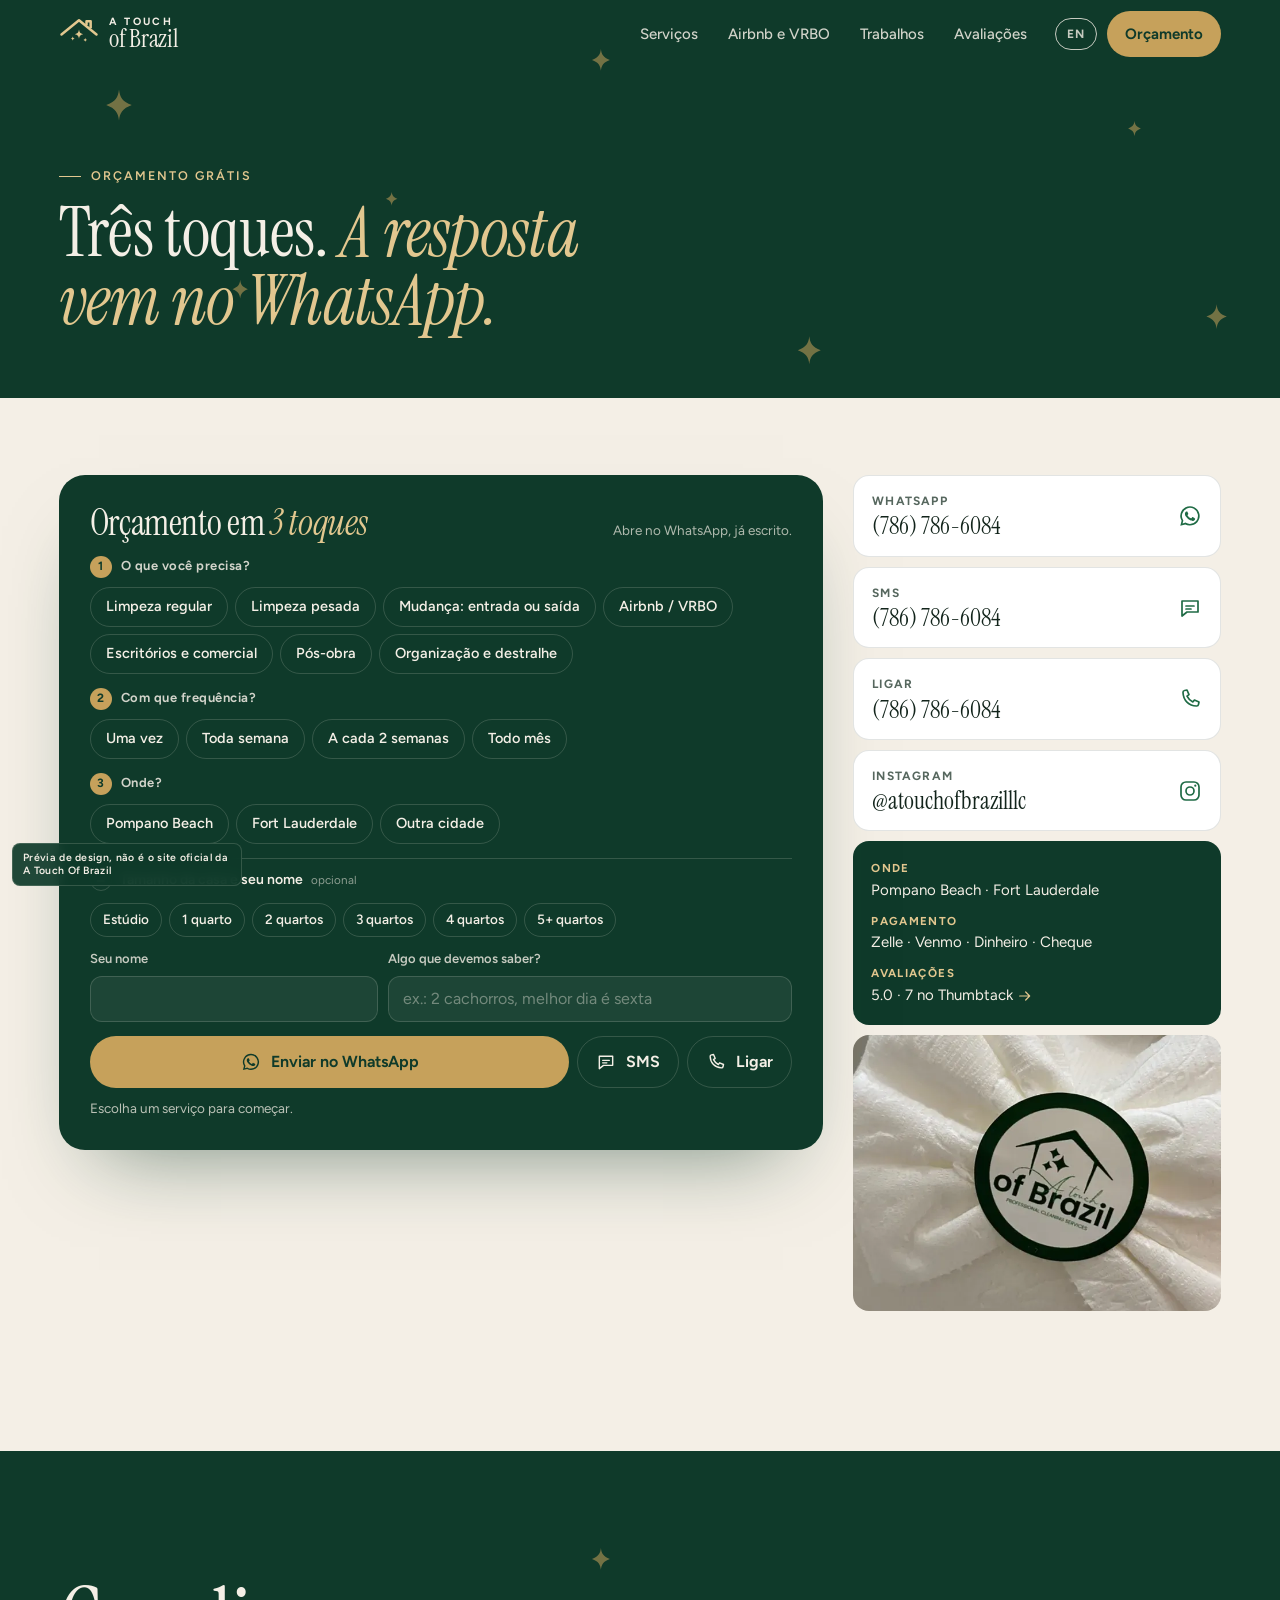
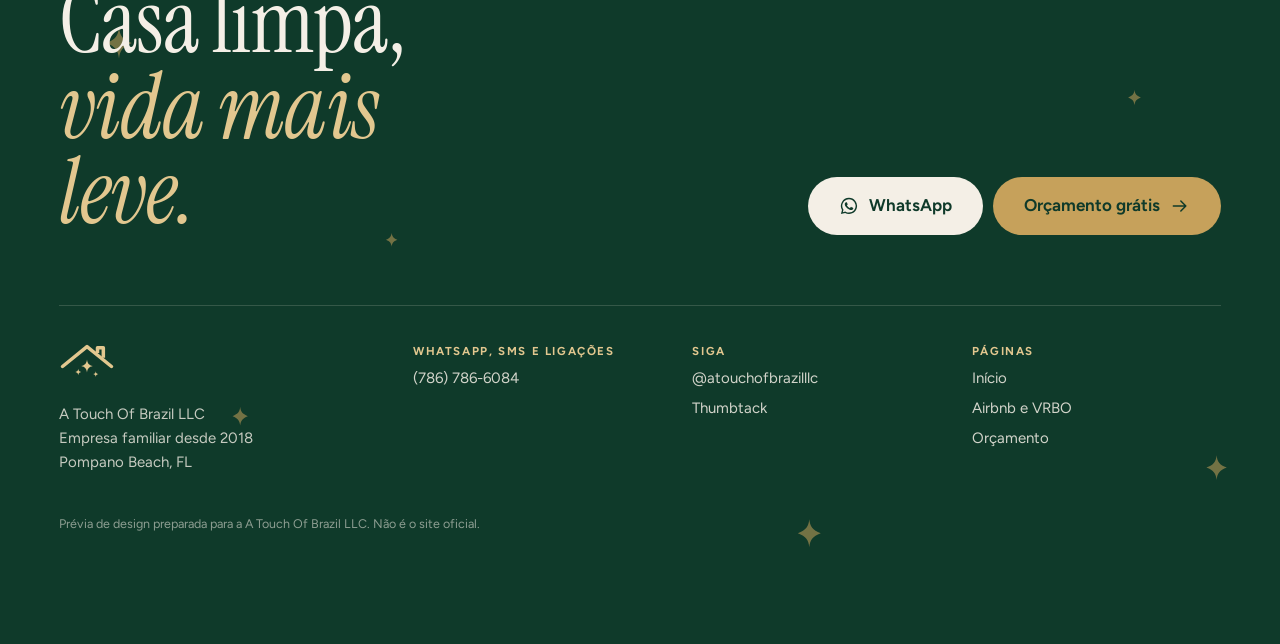
<file: pt/quote.html>
<!doctype html>
<html lang="pt-BR" data-page="quote">
<head>
<meta charset="utf-8">
<meta name="viewport" content="width=device-width, initial-scale=1">
<meta name="robots" content="noindex, nofollow">
<title>Peça um orçamento | A Touch Of Brazil</title>
<meta name="description" content="Diga o serviço, a frequência e o local. A mensagem abre no WhatsApp ou SMS, pronta para enviar ao (786) 786-6084.">
<meta name="theme-color" content="#0f3a2a">
<link rel="alternate" hreflang="en" href="../quote.html">
<link rel="icon" href="../img/favicon.svg" type="image/svg+xml">
<link rel="preload" href="../fonts/instrument-serif.woff2" as="font" type="font/woff2" crossorigin>
<link rel="preload" href="../fonts/figtree.woff2" as="font" type="font/woff2" crossorigin>
<link rel="stylesheet" href="../styles.css">
<script type="application/ld+json">{"@context":"https://schema.org","@type":"LocalBusiness","name":"A Touch Of Brazil LLC","description":"Family-owned residential and commercial cleaning company in Pompano Beach and Fort Lauderdale, FL.","telephone":"+1-786-786-6084","foundingDate":"2018","numberOfEmployees":14,"address":{"@type":"PostalAddress","addressLocality":"Pompano Beach","addressRegion":"FL","addressCountry":"US"},"areaServed":["Pompano Beach, FL","Fort Lauderdale, FL"],"paymentAccepted":"Cash, Check, Venmo, Zelle","sameAs":["https://www.instagram.com/atouchofbrazilllc/","https://www.thumbtack.com/fl/pompano-beach/house-cleaning/touch-brazil/service/523667725966008325"]}</script>
</head>
<body>

<a class="skip" href="#main">Pular para o conteúdo</a>
<div class="preview-tag" role="note">Prévia de design, não é o site oficial da A Touch Of Brazil</div>
<header class="hd" id="hd">
  <a class="brand" href="../index.html" aria-label="A Touch Of Brazil, início">
    <span class="brand-mark"><svg viewBox="0 0 48 40" aria-hidden="true"><path d="M3 21 24 4l21 17" fill="none" stroke="currentColor" stroke-width="3" stroke-linejoin="round" stroke-linecap="round"/><path d="M33 9.5V5h5v8.5" fill="none" stroke="currentColor" stroke-width="3" stroke-linejoin="round"/><path fill="currentColor" d="M24 15c.4 3.4 1.6 4.8 5 5.6-3.4.8-4.6 2.2-5 5.6-.4-3.4-1.6-4.8-5-5.6 3.4-.8 4.6-2.2 5-5.6Z"/><path fill="currentColor" d="M16.5 23c.2 1.7.8 2.4 2.5 2.8-1.7.4-2.3 1.1-2.5 2.8-.2-1.7-.8-2.4-2.5-2.8 1.7-.4 2.3-1.1 2.5-2.8ZM31.5 25c.2 1.5.7 2.1 2.2 2.5-1.5.4-2 1-2.2 2.5-.2-1.5-.7-2.1-2.2-2.5 1.5-.4 2-1 2.2-2.5Z"/></svg></span>
    <span class="brand-word"><small>A Touch</small><b>of Brazil</b></span>
  </a>
  <nav class="hd-nav" aria-label="Principal">
    <a href="../index.html#services">Serviços</a>
    <a href="../hosts.html" >Airbnb e VRBO</a>
    <a href="../index.html#work">Trabalhos</a>
    <a href="../index.html#reviews">Avaliações</a>
  </nav>
  <div class="hd-right">
    <a class="lang" href="../quote.html" hreflang="en" lang="en" aria-label="View in English">EN</a>
    <a class="hd-cta" href="../quote.html" aria-current="page">Orçamento</a>
    <button class="burger" type="button" aria-expanded="false" aria-controls="mnav" aria-label="Abrir menu"><i></i><i></i></button>
  </div>
</header>
<div class="mnav" id="mnav" hidden>
  <nav aria-label="Celular">
    <a href="../index.html">Início</a>
    <a href="../index.html#services">Serviços</a>
    <a href="../hosts.html">Airbnb e VRBO</a>
    <a href="../index.html#work">Trabalhos</a>
    <a href="../index.html#reviews">Avaliações</a>
    <a href="../quote.html">Orçamento grátis</a>
  </nav>
  <div class="mnav-ctas">
    <a class="btn btn-wa" href="https://wa.me/17867866084?text=Ol%C3%A1%2C%20A%20Touch%20of%20Brazil!%20Vim%20pelo%20site%20e%20gostaria%20de%20um%20or%C3%A7amento%20de%20limpeza." target="_blank" rel="noopener"><svg viewBox="0 0 24 24" aria-hidden="true"><path fill="currentColor" d="M12 2.2A9.7 9.7 0 0 0 3.6 16.8L2.3 21.7l5-1.3A9.7 9.7 0 1 0 12 2.2Zm0 17.7a8 8 0 0 1-4.1-1.1l-.3-.2-3 .8.8-2.9-.2-.3A8 8 0 1 1 12 19.9Zm4.4-6c-.2-.1-1.4-.7-1.7-.8-.2-.1-.4-.1-.5.1l-.8 1c-.1.2-.3.2-.5.1a6.6 6.6 0 0 1-3.3-2.9c-.2-.4.2-.4.7-1.3.1-.2 0-.3 0-.4l-.8-1.8c-.2-.5-.4-.4-.5-.4h-.5a.9.9 0 0 0-.7.3 2.8 2.8 0 0 0-.9 2.1 4.9 4.9 0 0 0 1 2.6 11.2 11.2 0 0 0 4.3 3.8c1.6.7 2.2.7 3 .6a2.6 2.6 0 0 0 1.7-1.2 2.1 2.1 0 0 0 .2-1.2c-.1-.1-.3-.2-.5-.3Z"/></svg>WhatsApp (786) 786-6084</a>
    <a class="btn btn-line" href="tel:+17867866084"><svg viewBox="0 0 24 24" aria-hidden="true"><path d="M6.6 3.5 9 3l2 4.6-2 1.6a13 13 0 0 0 5.8 5.8l1.6-2 4.6 2-.5 2.4c-.2 1-1 1.7-2 1.6C10.7 18.7 5.3 13.3 5 5.5c-.1-1 .6-1.8 1.6-2Z" fill="none" stroke="currentColor" stroke-width="1.7" stroke-linejoin="round"/></svg>Ligar</a>
  </div>
</div>
<main id="main" data-lang="pt" data-phone="17867866084">

<section class="phead quote-head">
  <div class="twinkle" aria-hidden="true"><i style="--x:8%;--y:22%;--s:1;--d:0s"><svg viewBox="0 0 24 24" aria-hidden="true"><path fill="currentColor" d="M12 1c.6 5.6 2.4 8.4 9 11-6.6 2.6-8.4 5.4-9 11-.6-5.6-2.4-8.4-9-11 6.6-2.6 8.4-5.4 9-11Z"/></svg></i><i style="--x:18%;--y:70%;--s:0.6;--d:0.7s"><svg viewBox="0 0 24 24" aria-hidden="true"><path fill="currentColor" d="M12 1c.6 5.6 2.4 8.4 9 11-6.6 2.6-8.4 5.4-9 11-.6-5.6-2.4-8.4-9-11 6.6-2.6 8.4-5.4 9-11Z"/></svg></i><i style="--x:46%;--y:12%;--s:0.7;--d:1.4s"><svg viewBox="0 0 24 24" aria-hidden="true"><path fill="currentColor" d="M12 1c.6 5.6 2.4 8.4 9 11-6.6 2.6-8.4 5.4-9 11-.6-5.6-2.4-8.4-9-11 6.6-2.6 8.4-5.4 9-11Z"/></svg></i><i style="--x:62%;--y:84%;--s:0.9;--d:2.0999999999999996s"><svg viewBox="0 0 24 24" aria-hidden="true"><path fill="currentColor" d="M12 1c.6 5.6 2.4 8.4 9 11-6.6 2.6-8.4 5.4-9 11-.6-5.6-2.4-8.4-9-11 6.6-2.6 8.4-5.4 9-11Z"/></svg></i><i style="--x:88%;--y:30%;--s:0.5;--d:2.8s"><svg viewBox="0 0 24 24" aria-hidden="true"><path fill="currentColor" d="M12 1c.6 5.6 2.4 8.4 9 11-6.6 2.6-8.4 5.4-9 11-.6-5.6-2.4-8.4-9-11 6.6-2.6 8.4-5.4 9-11Z"/></svg></i><i style="--x:94%;--y:76%;--s:0.8;--d:3.5s"><svg viewBox="0 0 24 24" aria-hidden="true"><path fill="currentColor" d="M12 1c.6 5.6 2.4 8.4 9 11-6.6 2.6-8.4 5.4-9 11-.6-5.6-2.4-8.4-9-11 6.6-2.6 8.4-5.4 9-11Z"/></svg></i><i style="--x:30%;--y:48%;--s:0.45;--d:4.199999999999999s"><svg viewBox="0 0 24 24" aria-hidden="true"><path fill="currentColor" d="M12 1c.6 5.6 2.4 8.4 9 11-6.6 2.6-8.4 5.4-9 11-.6-5.6-2.4-8.4-9-11 6.6-2.6 8.4-5.4 9-11Z"/></svg></i></div>
  <p class="kicker light">Orçamento grátis</p>
  <h1 class="h1">Três toques. <i>A resposta vem no WhatsApp.</i></h1>
</section>
<section class="sec quote-page">
  <div class="qp-grid">
    
<form class="qt qt-full" id="qt-page" novalidate aria-labelledby="qt-page-h">
  <div class="qt-head">
    <h2 id="qt-page-h" class="qt-title">Orçamento em <i>3 toques</i></h2>
    <p class="qt-sub">Abre no WhatsApp, já escrito.</p>
  </div>
  <fieldset class="qt-step">
    <legend><b>1</b>O que você precisa?</legend>
    <div class="chips"><label class="chip"><input type="radio" name="svc" value="Limpeza regular" data-id="regular"><span>Limpeza regular</span></label><label class="chip"><input type="radio" name="svc" value="Limpeza pesada" data-id="deep"><span>Limpeza pesada</span></label><label class="chip"><input type="radio" name="svc" value="Mudança: entrada ou saída" data-id="move"><span>Mudança: entrada ou saída</span></label><label class="chip"><input type="radio" name="svc" value="Airbnb / VRBO" data-id="airbnb"><span>Airbnb / VRBO</span></label><label class="chip"><input type="radio" name="svc" value="Escritórios e comercial" data-id="office"><span>Escritórios e comercial</span></label><label class="chip"><input type="radio" name="svc" value="Pós-obra" data-id="post"><span>Pós-obra</span></label><label class="chip"><input type="radio" name="svc" value="Organização e destralhe" data-id="organize"><span>Organização e destralhe</span></label></div>
  </fieldset>
  <fieldset class="qt-step">
    <legend><b>2</b>Com que frequência?</legend>
    <div class="chips"><label class="chip"><input type="radio" name="freq" value="Uma vez" data-id="once"><span>Uma vez</span></label><label class="chip"><input type="radio" name="freq" value="Toda semana" data-id="weekly"><span>Toda semana</span></label><label class="chip"><input type="radio" name="freq" value="A cada 2 semanas" data-id="biweekly"><span>A cada 2 semanas</span></label><label class="chip"><input type="radio" name="freq" value="Todo mês" data-id="monthly"><span>Todo mês</span></label><label class="chip only-airbnb" hidden><input type="radio" name="freq" value="A cada check-out" data-id="checkout"><span>A cada check-out</span></label></div>
  </fieldset>
  <fieldset class="qt-step">
    <legend><b>3</b>Onde?</legend>
    <div class="chips"><label class="chip"><input type="radio" name="city" value="Pompano Beach"><span>Pompano Beach</span></label><label class="chip"><input type="radio" name="city" value="Fort Lauderdale"><span>Fort Lauderdale</span></label><label class="chip"><input type="radio" name="city" value="other" data-id="other"><span>Outra cidade</span></label></div>
    <label class="fld city-other" hidden><span>Cidade ou ZIP</span><input name="cityOther" autocomplete="postal-code" placeholder="ex.: Deerfield Beach"></label>
  </fieldset>
  <details class="qt-more" open>
    <summary>Tamanho da casa e seu nome <small>opcional</small></summary>
    <div class="chips sizes"><label class="chip sm"><input type="radio" name="size" value="Estúdio"><span>Estúdio</span></label><label class="chip sm"><input type="radio" name="size" value="1 quarto"><span>1 quarto</span></label><label class="chip sm"><input type="radio" name="size" value="2 quartos"><span>2 quartos</span></label><label class="chip sm"><input type="radio" name="size" value="3 quartos"><span>3 quartos</span></label><label class="chip sm"><input type="radio" name="size" value="4 quartos"><span>4 quartos</span></label><label class="chip sm"><input type="radio" name="size" value="5+ quartos"><span>5+ quartos</span></label></div>
    <div class="qt-fields">
      <label class="fld"><span>Seu nome</span><input name="name" autocomplete="name"></label>
      <label class="fld"><span>Algo que devemos saber?</span><input name="notes" placeholder="ex.: 2 cachorros, melhor dia é sexta"></label>
    </div>
  </details>
  <div class="qt-send">
    <a class="btn btn-wa qt-wa" href="https://wa.me/17867866084?text=Ol%C3%A1%2C%20A%20Touch%20of%20Brazil!%20Vim%20pelo%20site%20e%20gostaria%20de%20um%20or%C3%A7amento%20de%20limpeza." target="_blank" rel="noopener"><svg viewBox="0 0 24 24" aria-hidden="true"><path fill="currentColor" d="M12 2.2A9.7 9.7 0 0 0 3.6 16.8L2.3 21.7l5-1.3A9.7 9.7 0 1 0 12 2.2Zm0 17.7a8 8 0 0 1-4.1-1.1l-.3-.2-3 .8.8-2.9-.2-.3A8 8 0 1 1 12 19.9Zm4.4-6c-.2-.1-1.4-.7-1.7-.8-.2-.1-.4-.1-.5.1l-.8 1c-.1.2-.3.2-.5.1a6.6 6.6 0 0 1-3.3-2.9c-.2-.4.2-.4.7-1.3.1-.2 0-.3 0-.4l-.8-1.8c-.2-.5-.4-.4-.5-.4h-.5a.9.9 0 0 0-.7.3 2.8 2.8 0 0 0-.9 2.1 4.9 4.9 0 0 0 1 2.6 11.2 11.2 0 0 0 4.3 3.8c1.6.7 2.2.7 3 .6a2.6 2.6 0 0 0 1.7-1.2 2.1 2.1 0 0 0 .2-1.2c-.1-.1-.3-.2-.5-.3Z"/></svg><span>Enviar no WhatsApp</span></a>
    <a class="btn btn-line qt-sms" href="sms:+17867866084?&body=Ol%C3%A1%2C%20A%20Touch%20of%20Brazil!%20Vim%20pelo%20site%20e%20gostaria%20de%20um%20or%C3%A7amento%20de%20limpeza."><svg viewBox="0 0 24 24" aria-hidden="true"><path d="M4 5h16v11H9l-5 4V5Z" fill="none" stroke="currentColor" stroke-width="1.7" stroke-linejoin="round"/><path d="M8 10h8M8 13h5" stroke="currentColor" stroke-width="1.7" stroke-linecap="round"/></svg><span>SMS</span></a>
    <a class="btn btn-line qt-call" href="tel:+17867866084" aria-label="Ligar (786) 786-6084"><svg viewBox="0 0 24 24" aria-hidden="true"><path d="M6.6 3.5 9 3l2 4.6-2 1.6a13 13 0 0 0 5.8 5.8l1.6-2 4.6 2-.5 2.4c-.2 1-1 1.7-2 1.6C10.7 18.7 5.3 13.3 5 5.5c-.1-1 .6-1.8 1.6-2Z" fill="none" stroke="currentColor" stroke-width="1.7" stroke-linejoin="round"/></svg><span>Ligar</span></a>
  </div>
  <p class="qt-hint" aria-live="polite">Escolha um serviço para começar.</p>
  <div class="qt-preview" aria-live="polite"><span>Sua mensagem</span><pre class="qt-msg"></pre></div>
</form>
    <aside class="qp-side">
      <a class="ccard" href="https://wa.me/17867866084?text=Ol%C3%A1%2C%20A%20Touch%20of%20Brazil!%20Vim%20pelo%20site%20e%20gostaria%20de%20um%20or%C3%A7amento%20de%20limpeza." target="_blank" rel="noopener"><span>WhatsApp</span><b>(786) 786-6084</b><svg viewBox="0 0 24 24" aria-hidden="true"><path fill="currentColor" d="M12 2.2A9.7 9.7 0 0 0 3.6 16.8L2.3 21.7l5-1.3A9.7 9.7 0 1 0 12 2.2Zm0 17.7a8 8 0 0 1-4.1-1.1l-.3-.2-3 .8.8-2.9-.2-.3A8 8 0 1 1 12 19.9Zm4.4-6c-.2-.1-1.4-.7-1.7-.8-.2-.1-.4-.1-.5.1l-.8 1c-.1.2-.3.2-.5.1a6.6 6.6 0 0 1-3.3-2.9c-.2-.4.2-.4.7-1.3.1-.2 0-.3 0-.4l-.8-1.8c-.2-.5-.4-.4-.5-.4h-.5a.9.9 0 0 0-.7.3 2.8 2.8 0 0 0-.9 2.1 4.9 4.9 0 0 0 1 2.6 11.2 11.2 0 0 0 4.3 3.8c1.6.7 2.2.7 3 .6a2.6 2.6 0 0 0 1.7-1.2 2.1 2.1 0 0 0 .2-1.2c-.1-.1-.3-.2-.5-.3Z"/></svg></a>
      <a class="ccard" href="sms:+17867866084?&body=Ol%C3%A1%2C%20A%20Touch%20of%20Brazil!%20Vim%20pelo%20site%20e%20gostaria%20de%20um%20or%C3%A7amento%20de%20limpeza."><span>SMS</span><b>(786) 786-6084</b><svg viewBox="0 0 24 24" aria-hidden="true"><path d="M4 5h16v11H9l-5 4V5Z" fill="none" stroke="currentColor" stroke-width="1.7" stroke-linejoin="round"/><path d="M8 10h8M8 13h5" stroke="currentColor" stroke-width="1.7" stroke-linecap="round"/></svg></a>
      <a class="ccard" href="tel:+17867866084"><span>Ligar</span><b>(786) 786-6084</b><svg viewBox="0 0 24 24" aria-hidden="true"><path d="M6.6 3.5 9 3l2 4.6-2 1.6a13 13 0 0 0 5.8 5.8l1.6-2 4.6 2-.5 2.4c-.2 1-1 1.7-2 1.6C10.7 18.7 5.3 13.3 5 5.5c-.1-1 .6-1.8 1.6-2Z" fill="none" stroke="currentColor" stroke-width="1.7" stroke-linejoin="round"/></svg></a>
      <a class="ccard" href="https://www.instagram.com/atouchofbrazilllc/" target="_blank" rel="noopener"><span>Instagram</span><b>@atouchofbrazilllc</b><svg viewBox="0 0 24 24" aria-hidden="true"><rect x="3" y="3" width="18" height="18" rx="5" fill="none" stroke="currentColor" stroke-width="1.7"/><circle cx="12" cy="12" r="4" fill="none" stroke="currentColor" stroke-width="1.7"/><circle cx="17.3" cy="6.7" r="1.1" fill="currentColor"/></svg></a>
      <div class="qp-facts">
        <p><b>Onde</b>Pompano Beach · Fort Lauderdale</p>
        <p><b>Pagamento</b>Zelle · Venmo · Dinheiro · Cheque</p>
        <p><b>Avaliações</b>5.0 · 7 no Thumbtack <a href="https://www.thumbtack.com/fl/pompano-beach/house-cleaning/touch-brazil/service/523667725966008325" target="_blank" rel="noopener"><svg viewBox="0 0 24 24" aria-hidden="true"><path d="M4 12h15M13 6l6 6-6 6" fill="none" stroke="currentColor" stroke-width="1.8" stroke-linecap="round" stroke-linejoin="round"/></svg></a></p>
      </div>
      <figure class="qp-ph"><img src="../img/fold-seal.webp" alt="Rolo dobrado e lacrado com o selo da A Touch of Brazil" width="640" height="1138" loading="lazy" decoding="async"></figure>
    </aside>
  </div>
</section>
</main>

<footer class="ft">
  <div class="twinkle" aria-hidden="true"><i style="--x:8%;--y:22%;--s:1;--d:0s"><svg viewBox="0 0 24 24" aria-hidden="true"><path fill="currentColor" d="M12 1c.6 5.6 2.4 8.4 9 11-6.6 2.6-8.4 5.4-9 11-.6-5.6-2.4-8.4-9-11 6.6-2.6 8.4-5.4 9-11Z"/></svg></i><i style="--x:18%;--y:70%;--s:0.6;--d:0.7s"><svg viewBox="0 0 24 24" aria-hidden="true"><path fill="currentColor" d="M12 1c.6 5.6 2.4 8.4 9 11-6.6 2.6-8.4 5.4-9 11-.6-5.6-2.4-8.4-9-11 6.6-2.6 8.4-5.4 9-11Z"/></svg></i><i style="--x:46%;--y:12%;--s:0.7;--d:1.4s"><svg viewBox="0 0 24 24" aria-hidden="true"><path fill="currentColor" d="M12 1c.6 5.6 2.4 8.4 9 11-6.6 2.6-8.4 5.4-9 11-.6-5.6-2.4-8.4-9-11 6.6-2.6 8.4-5.4 9-11Z"/></svg></i><i style="--x:62%;--y:84%;--s:0.9;--d:2.0999999999999996s"><svg viewBox="0 0 24 24" aria-hidden="true"><path fill="currentColor" d="M12 1c.6 5.6 2.4 8.4 9 11-6.6 2.6-8.4 5.4-9 11-.6-5.6-2.4-8.4-9-11 6.6-2.6 8.4-5.4 9-11Z"/></svg></i><i style="--x:88%;--y:30%;--s:0.5;--d:2.8s"><svg viewBox="0 0 24 24" aria-hidden="true"><path fill="currentColor" d="M12 1c.6 5.6 2.4 8.4 9 11-6.6 2.6-8.4 5.4-9 11-.6-5.6-2.4-8.4-9-11 6.6-2.6 8.4-5.4 9-11Z"/></svg></i><i style="--x:94%;--y:76%;--s:0.8;--d:3.5s"><svg viewBox="0 0 24 24" aria-hidden="true"><path fill="currentColor" d="M12 1c.6 5.6 2.4 8.4 9 11-6.6 2.6-8.4 5.4-9 11-.6-5.6-2.4-8.4-9-11 6.6-2.6 8.4-5.4 9-11Z"/></svg></i><i style="--x:30%;--y:48%;--s:0.45;--d:4.199999999999999s"><svg viewBox="0 0 24 24" aria-hidden="true"><path fill="currentColor" d="M12 1c.6 5.6 2.4 8.4 9 11-6.6 2.6-8.4 5.4-9 11-.6-5.6-2.4-8.4-9-11 6.6-2.6 8.4-5.4 9-11Z"/></svg></i></div>
  <div class="ft-cta">
    <h2 class="ft-h">Casa limpa, <i>vida mais leve.</i></h2>
    <div class="ft-btns">
      <a class="btn btn-wa btn-lg" href="https://wa.me/17867866084?text=Ol%C3%A1%2C%20A%20Touch%20of%20Brazil!%20Vim%20pelo%20site%20e%20gostaria%20de%20um%20or%C3%A7amento%20de%20limpeza." target="_blank" rel="noopener"><svg viewBox="0 0 24 24" aria-hidden="true"><path fill="currentColor" d="M12 2.2A9.7 9.7 0 0 0 3.6 16.8L2.3 21.7l5-1.3A9.7 9.7 0 1 0 12 2.2Zm0 17.7a8 8 0 0 1-4.1-1.1l-.3-.2-3 .8.8-2.9-.2-.3A8 8 0 1 1 12 19.9Zm4.4-6c-.2-.1-1.4-.7-1.7-.8-.2-.1-.4-.1-.5.1l-.8 1c-.1.2-.3.2-.5.1a6.6 6.6 0 0 1-3.3-2.9c-.2-.4.2-.4.7-1.3.1-.2 0-.3 0-.4l-.8-1.8c-.2-.5-.4-.4-.5-.4h-.5a.9.9 0 0 0-.7.3 2.8 2.8 0 0 0-.9 2.1 4.9 4.9 0 0 0 1 2.6 11.2 11.2 0 0 0 4.3 3.8c1.6.7 2.2.7 3 .6a2.6 2.6 0 0 0 1.7-1.2 2.1 2.1 0 0 0 .2-1.2c-.1-.1-.3-.2-.5-.3Z"/></svg>WhatsApp</a>
      <a class="btn btn-gold btn-lg" href="../quote.html">Orçamento grátis <svg viewBox="0 0 24 24" aria-hidden="true"><path d="M4 12h15M13 6l6 6-6 6" fill="none" stroke="currentColor" stroke-width="1.8" stroke-linecap="round" stroke-linejoin="round"/></svg></a>
    </div>
  </div>
  <div class="ft-grid">
    <div><span class="brand-mark big"><svg viewBox="0 0 48 40" aria-hidden="true"><path d="M3 21 24 4l21 17" fill="none" stroke="currentColor" stroke-width="3" stroke-linejoin="round" stroke-linecap="round"/><path d="M33 9.5V5h5v8.5" fill="none" stroke="currentColor" stroke-width="3" stroke-linejoin="round"/><path fill="currentColor" d="M24 15c.4 3.4 1.6 4.8 5 5.6-3.4.8-4.6 2.2-5 5.6-.4-3.4-1.6-4.8-5-5.6 3.4-.8 4.6-2.2 5-5.6Z"/><path fill="currentColor" d="M16.5 23c.2 1.7.8 2.4 2.5 2.8-1.7.4-2.3 1.1-2.5 2.8-.2-1.7-.8-2.4-2.5-2.8 1.7-.4 2.3-1.1 2.5-2.8ZM31.5 25c.2 1.5.7 2.1 2.2 2.5-1.5.4-2 1-2.2 2.5-.2-1.5-.7-2.1-2.2-2.5 1.5-.4 2-1 2.2-2.5Z"/></svg></span><p>A Touch Of Brazil LLC<br>Empresa familiar desde 2018<br>Pompano Beach, FL</p></div>
    <div><i>WhatsApp, SMS e ligações</i><a href="https://wa.me/17867866084?text=Ol%C3%A1%2C%20A%20Touch%20of%20Brazil!%20Vim%20pelo%20site%20e%20gostaria%20de%20um%20or%C3%A7amento%20de%20limpeza." target="_blank" rel="noopener">(786) 786-6084</a></div>
    <div><i>Siga</i><a href="https://www.instagram.com/atouchofbrazilllc/" target="_blank" rel="noopener">@atouchofbrazilllc</a><a href="https://www.thumbtack.com/fl/pompano-beach/house-cleaning/touch-brazil/service/523667725966008325" target="_blank" rel="noopener">Thumbtack</a></div>
    <div><i>Páginas</i><a href="../index.html">Início</a><a href="../hosts.html">Airbnb e VRBO</a><a href="../quote.html">Orçamento</a></div>
  </div>
  <p class="ft-note">Prévia de design preparada para a A Touch Of Brazil LLC. Não é o site oficial.</p>
</footer>
<nav class="dock" aria-label="Contato rápido">
  <a href="tel:+17867866084"><svg viewBox="0 0 24 24" aria-hidden="true"><path d="M6.6 3.5 9 3l2 4.6-2 1.6a13 13 0 0 0 5.8 5.8l1.6-2 4.6 2-.5 2.4c-.2 1-1 1.7-2 1.6C10.7 18.7 5.3 13.3 5 5.5c-.1-1 .6-1.8 1.6-2Z" fill="none" stroke="currentColor" stroke-width="1.7" stroke-linejoin="round"/></svg><span>Ligar</span></a>
  <a href="#qt-page" class="dock-main"><svg viewBox="0 0 24 24" aria-hidden="true"><path fill="currentColor" d="M12 1c.6 5.6 2.4 8.4 9 11-6.6 2.6-8.4 5.4-9 11-.6-5.6-2.4-8.4-9-11 6.6-2.6 8.4-5.4 9-11Z"/></svg><span>Orçamento</span></a>
  <a href="https://wa.me/17867866084?text=Ol%C3%A1%2C%20A%20Touch%20of%20Brazil!%20Vim%20pelo%20site%20e%20gostaria%20de%20um%20or%C3%A7amento%20de%20limpeza." target="_blank" rel="noopener"><svg viewBox="0 0 24 24" aria-hidden="true"><path fill="currentColor" d="M12 2.2A9.7 9.7 0 0 0 3.6 16.8L2.3 21.7l5-1.3A9.7 9.7 0 1 0 12 2.2Zm0 17.7a8 8 0 0 1-4.1-1.1l-.3-.2-3 .8.8-2.9-.2-.3A8 8 0 1 1 12 19.9Zm4.4-6c-.2-.1-1.4-.7-1.7-.8-.2-.1-.4-.1-.5.1l-.8 1c-.1.2-.3.2-.5.1a6.6 6.6 0 0 1-3.3-2.9c-.2-.4.2-.4.7-1.3.1-.2 0-.3 0-.4l-.8-1.8c-.2-.5-.4-.4-.5-.4h-.5a.9.9 0 0 0-.7.3 2.8 2.8 0 0 0-.9 2.1 4.9 4.9 0 0 0 1 2.6 11.2 11.2 0 0 0 4.3 3.8c1.6.7 2.2.7 3 .6a2.6 2.6 0 0 0 1.7-1.2 2.1 2.1 0 0 0 .2-1.2c-.1-.1-.3-.2-.5-.3Z"/></svg><span>WhatsApp</span></a>
</nav>
<script src="../vendor/gsap.min.js"></script>
<script src="../vendor/ScrollTrigger.min.js"></script>
<script src="../vendor/lenis.min.js"></script>
<script src="../app.js"></script>
</body>
</html>
</file>
<file: styles.css>
@font-face { font-family: 'Instrument Serif'; src: url(fonts/instrument-serif.woff2) format('woff2'); font-weight: 400; font-display: swap; }
@font-face { font-family: 'Instrument Serif'; src: url(fonts/instrument-serif-italic.woff2) format('woff2'); font-weight: 400; font-style: italic; font-display: swap; }
@font-face { font-family: 'Figtree'; src: url(fonts/figtree.woff2) format('woff2'); font-weight: 300 900; font-display: swap; }

:root {
  --forest: #0f3a2a; --forest2: #154a36; --green: #1f6b45; --leaf: #2f8a5a; --mint: #d9eadf;
  --linen: #f4efe6; --linen2: #e9e1d2; --paper: #fbf9f4; --ink: #12241b; --muted: #56675e;
  --gold: #c6a15b; --gold2: #e2c78f; --line: rgba(18, 36, 27, .12); --dline: rgba(244, 239, 230, .16);
  --serif: 'Instrument Serif', Georgia, serif; --sans: 'Figtree', system-ui, sans-serif;
  --g: clamp(18px, 4.6vw, 72px); --hd: 68px; --r: 18px;
}
* { box-sizing: border-box; }
[hidden] { display: none !important; }
html, body { overflow-x: clip; }
html { -webkit-text-size-adjust: 100%; scroll-padding-top: 90px; }
body { margin: 0; background: var(--paper); color: var(--ink); font: 400 17px/1.6 var(--sans); -webkit-font-smoothing: antialiased; }
img { display: block; max-width: 100%; height: auto; }
a { color: inherit; }
button, input { font: inherit; color: inherit; }
svg { display: block; }
i, em { font-style: italic; }
.h1, .h2, .h3, .hero-h, .qt-title, .ft-h { font-family: var(--serif); font-weight: 400; letter-spacing: -.01em; }
.h1 i, .h2 i, .hero-h i, .qt-title i, .ft-h i { font-style: italic; color: var(--green); }
.skip { position: absolute; left: -999px; top: 8px; z-index: 100; background: var(--gold); color: var(--forest); padding: 10px 14px; border-radius: 8px; }
.skip:focus { left: 8px; }
:focus-visible { outline: 2.5px solid var(--gold); outline-offset: 3px; }
.kicker { font: 600 12.5px/1 var(--sans); letter-spacing: .16em; text-transform: uppercase; color: var(--green); margin: 0 0 16px; display: flex; align-items: center; gap: 10px; }
.kicker::before { content: ''; width: 22px; height: 1.5px; background: currentColor; }
.kicker.light { color: var(--gold2); }
.h2 { font-size: clamp(38px, 5.4vw, 76px); line-height: 1.02; margin: 0; }
.h1 { font-size: clamp(46px, 7.4vw, 112px); line-height: .98; margin: 0; }
.h3 { font-size: clamp(28px, 3vw, 40px); line-height: 1.08; margin: 0 0 12px; }
.lede { font-size: clamp(17px, 1.35vw, 19.5px); color: var(--muted); max-width: 56ch; }
.sec { padding: clamp(80px, 11vw, 160px) var(--g); }
.sec-head { max-width: 1240px; margin: 0 auto clamp(40px, 5vw, 72px); }
.sec-head.row { display: grid; grid-template-columns: 1.3fr 1fr; gap: 40px; align-items: end; }
.sec-head.row .lede { margin: 0; }

/* etiqueta de prévia */
.preview-tag { position: fixed; z-index: 60; left: 12px; bottom: 14px; font: 600 10.5px/1.3 var(--sans); letter-spacing: .03em; color: var(--linen); background: rgba(15, 58, 42, .92); border: 1px solid var(--dline); padding: 7px 10px; border-radius: 8px; max-width: 230px; backdrop-filter: blur(6px); transition: opacity .4s; }
.preview-tag.away { opacity: 0; pointer-events: none; }

/* botões */
.btn { display: inline-flex; align-items: center; justify-content: center; gap: 10px; min-height: 50px; padding: 0 22px; border-radius: 999px; text-decoration: none; font-weight: 650; font-size: 16px; border: 1.5px solid transparent; cursor: pointer; transition: transform .2s, background .2s, color .2s, border-color .2s; white-space: nowrap; }
.btn svg { width: 20px; height: 20px; flex: none; }
.btn:hover { transform: translateY(-2px); }
.btn-wa { background: var(--green); color: #fff; }
.btn-wa:hover { background: var(--leaf); }
.btn-green { background: var(--forest); color: var(--linen); }
.btn-gold { background: var(--gold); color: var(--forest); }
.btn-gold:hover { background: var(--gold2); }
.btn-line { border-color: var(--line); background: #fff; color: var(--ink); }
.btn-line:hover { border-color: var(--green); }
.btn-lg { min-height: 58px; padding: 0 30px; font-size: 17px; }

/* cabeçalho */
.hd { position: fixed; z-index: 50; inset: 0 0 auto; height: var(--hd); display: flex; align-items: center; gap: 28px; padding: 0 var(--g); color: var(--ink); transition: background .3s, box-shadow .3s; }
.hd.solid, html:not([data-page="home"]) .hd { background: rgba(251, 249, 244, .9); backdrop-filter: blur(12px); box-shadow: 0 1px 0 var(--line); }
html[data-page="hosts"] .hd:not(.solid), html[data-page="quote"] .hd:not(.solid) { background: transparent; box-shadow: none; color: var(--linen); backdrop-filter: none; }
.brand { display: flex; align-items: center; gap: 10px; text-decoration: none; }
.brand-mark { width: 40px; color: var(--green); display: block; }
html[data-page="hosts"] .hd:not(.solid) .brand-mark, html[data-page="quote"] .hd:not(.solid) .brand-mark { color: var(--gold2); }
.brand-mark svg { width: 100%; }
.brand-word { display: flex; flex-direction: column; line-height: .9; font-family: var(--serif); }
.brand-word small { font: 700 10.5px/1 var(--sans); letter-spacing: .22em; text-transform: uppercase; }
.brand-word b { font-weight: 400; font-size: 25px; letter-spacing: -.01em; }
.hd-nav { display: flex; gap: 30px; margin-left: auto; font-size: 15px; font-weight: 500; }
.hd-nav a { text-decoration: none; padding: 6px 0; border-bottom: 1.5px solid transparent; opacity: .85; }
.hd-nav a:hover, .hd-nav a[aria-current] { opacity: 1; border-color: var(--gold); }
.hd-right { display: flex; align-items: center; gap: 10px; }
.lang { font: 700 12px var(--sans); letter-spacing: .08em; text-decoration: none; border: 1px solid currentColor; border-radius: 999px; padding: 8px 11px; opacity: .8; }
.hd-cta { text-decoration: none; background: var(--forest); color: var(--linen); font-weight: 650; font-size: 15px; padding: 11px 18px; border-radius: 999px; }
html[data-page="hosts"] .hd:not(.solid) .hd-cta, html[data-page="quote"] .hd:not(.solid) .hd-cta { background: var(--gold); color: var(--forest); }
.burger { display: none; width: 46px; height: 46px; border: 1px solid currentColor; background: none; border-radius: 999px; position: relative; cursor: pointer; opacity: .85; }
.burger i { position: absolute; left: 13px; right: 13px; height: 1.8px; background: currentColor; transition: transform .3s; }
.burger i:first-child { top: 18px; } .burger i:last-child { top: 26px; }
.burger[aria-expanded="true"] i:first-child { transform: translateY(4px) rotate(45deg); }
.burger[aria-expanded="true"] i:last-child { transform: translateY(-4px) rotate(-45deg); }
.mnav { position: fixed; z-index: 49; inset: var(--hd) 0 0; background: var(--forest); color: var(--linen); padding: 30px var(--g); display: flex; flex-direction: column; gap: 30px; overflow: auto; }
.mnav nav { display: flex; flex-direction: column; }
.mnav nav a { font: 400 34px/1.1 var(--serif); text-decoration: none; padding: 12px 0; border-bottom: 1px solid var(--dline); }
.mnav-ctas { display: grid; gap: 10px; }
.mnav-ctas .btn-line { background: transparent; color: var(--linen); border-color: var(--dline); }

/* brilhos */
.twinkle { position: absolute; inset: 0; pointer-events: none; overflow: hidden; }
.twinkle i { position: absolute; left: var(--x); top: var(--y); width: calc(34px * var(--s)); color: var(--gold); opacity: .55; animation: tw 4.2s ease-in-out var(--d) infinite; }
@keyframes tw { 0%, 100% { transform: scale(.5) rotate(0); opacity: .15; } 50% { transform: scale(1) rotate(45deg); opacity: .7; } }

/* hero */
.hero { position: relative; padding: calc(var(--hd) + clamp(28px, 5vw, 70px)) var(--g) clamp(56px, 7vw, 100px); background: radial-gradient(120% 90% at 85% 10%, #fff 0, var(--linen) 55%, var(--linen2) 100%); }
.hero-grid { position: relative; max-width: 1320px; margin: 0 auto; display: grid; grid-template-columns: 1.1fr .9fr; gap: clamp(30px, 5vw, 80px); align-items: center; }
.eyebrow { font: 600 13px/1 var(--sans); letter-spacing: .14em; text-transform: uppercase; color: var(--green); display: flex; align-items: center; gap: 10px; margin: 0 0 22px; }
.eyebrow .dot { width: 8px; height: 8px; border-radius: 50%; background: var(--leaf); box-shadow: 0 0 0 5px rgba(47, 138, 90, .18); }
.hero-h { font-size: clamp(50px, 7.6vw, 124px); line-height: .94; margin: 0 0 26px; }
.hero-h span { display: inline-block; }
.hero-sub { font-size: clamp(17px, 1.4vw, 20px); color: var(--muted); max-width: 46ch; margin: 0 0 30px; }
.proof { list-style: none; display: flex; flex-wrap: wrap; gap: 12px 30px; padding: 0; margin: 0; }
.proof li { display: flex; align-items: center; gap: 8px; font-size: 14px; color: var(--muted); }
.proof b { font: 400 30px/1 var(--serif); color: var(--ink); }
.stars { display: inline-flex; gap: 1px; color: var(--gold); }
.stars svg { width: 14px; height: 14px; }

/* formulário de orçamento */
.qt { background: var(--forest); color: var(--linen); border-radius: 26px; padding: clamp(20px, 2.4vw, 32px); box-shadow: 0 40px 80px -40px rgba(15, 58, 42, .55); position: relative; }
.qt-head { display: flex; align-items: baseline; justify-content: space-between; gap: 14px; flex-wrap: wrap; margin-bottom: 14px; }
.qt-title { font-size: clamp(30px, 2.8vw, 40px); margin: 0; line-height: 1; }
.qt .qt-title i { color: var(--gold2); }
.qt-sub { margin: 0; font-size: 13.5px; color: rgba(244, 239, 230, .7); }
.qt-step { border: 0; padding: 0; margin: 0 0 14px; min-width: 0; }
.qt-step legend { display: flex; align-items: center; gap: 9px; font-size: 13px; font-weight: 650; letter-spacing: .04em; margin-bottom: 9px; padding: 0; color: rgba(244, 239, 230, .85); }
.qt-step legend b { width: 22px; height: 22px; border-radius: 50%; display: grid; place-items: center; background: var(--gold); color: var(--forest); font-size: 12px; }
.chips { display: flex; flex-wrap: wrap; gap: 7px; }
.chip { position: relative; cursor: pointer; }
.chip input { position: absolute; opacity: 0; inset: 0; pointer-events: none; }
.chip span { display: inline-flex; align-items: center; min-height: 40px; padding: 0 15px; border-radius: 999px; border: 1.3px solid var(--dline); font-size: 14.5px; font-weight: 550; transition: background .2s, border-color .2s, color .2s; white-space: nowrap; }
.chip:hover span { border-color: var(--gold2); }
.chip input:checked + span { background: var(--linen); color: var(--forest); border-color: var(--linen); }
.chip input:focus-visible + span { outline: 2.5px solid var(--gold); outline-offset: 2px; }
.chip.sm span { min-height: 34px; padding: 0 12px; font-size: 13.5px; }
.fld { display: grid; gap: 6px; font-size: 13px; font-weight: 600; color: rgba(244, 239, 230, .8); }
.fld input { height: 46px; border-radius: 12px; border: 1.3px solid var(--dline); background: rgba(255, 255, 255, .06); color: var(--linen); padding: 0 14px; font-size: 16px; font-weight: 400; }
.fld input::placeholder { color: rgba(244, 239, 230, .4); }
.fld input:focus { outline: none; border-color: var(--gold); }
.city-other { margin-top: 10px; max-width: 320px; }
.qt-more { border-top: 1px solid var(--dline); padding-top: 10px; margin-bottom: 14px; }
.qt-more summary { cursor: pointer; font-size: 14px; font-weight: 600; list-style: none; display: flex; align-items: center; gap: 8px; }
.qt-more summary::-webkit-details-marker { display: none; }
.qt-more summary::before { content: '+'; width: 20px; height: 20px; border-radius: 50%; border: 1px solid var(--dline); display: grid; place-items: center; font-size: 14px; }
.qt-more[open] summary::before { content: '–'; }
.qt-more summary small { font-weight: 400; color: rgba(244, 239, 230, .55); }
.qt-more .sizes { margin: 12px 0; }
.qt-fields { display: grid; grid-template-columns: 1fr 1.4fr; gap: 10px; }
.qt-send { display: flex; gap: 8px; flex-wrap: wrap; }
.qt-send .btn { min-height: 52px; }
.qt-wa { flex: 1 1 200px; background: var(--gold); color: var(--forest); }
.qt-wa:hover { background: var(--gold2); }
.qt .btn-line { background: transparent; color: var(--linen); border-color: var(--dline); padding: 0 18px; }
.qt .btn-line:hover { border-color: var(--gold2); }
.qt-hint { font-size: 13.5px; margin: 10px 0 0; color: rgba(244, 239, 230, .75); min-height: 1.4em; }
.qt-hint.err { color: #ffd38a; font-weight: 600; }
.qt-preview { margin-top: 12px; border: 1px dashed var(--dline); border-radius: 12px; padding: 10px 12px; display: none; }
.qt.ready .qt-preview { display: block; }
.qt-preview span { font-size: 11.5px; letter-spacing: .12em; text-transform: uppercase; color: var(--gold2); font-weight: 700; }
.qt-msg { margin: 6px 0 0; font: 400 13.5px/1.5 var(--sans); white-space: pre-wrap; color: rgba(244, 239, 230, .85); }
.qt.shake { animation: shake .4s; }
@keyframes shake { 25% { transform: translateX(-6px); } 75% { transform: translateX(6px); } }

/* faixa de serviços */
.band { background: var(--forest); color: var(--linen); overflow: hidden; padding: 18px 0; }
.band-in { display: flex; align-items: center; gap: 26px; width: max-content; animation: band 46s linear infinite; font: italic 400 30px/1 var(--serif); }
.band-in svg { width: 18px; color: var(--gold); }
@keyframes band { to { transform: translateX(-50%); } }

/* momento 1: a dobra */
.fold { background: var(--paper); }
.fold-grid { max-width: 1280px; margin: 0 auto; display: grid; grid-template-columns: 1fr 1fr; gap: clamp(30px, 6vw, 100px); align-items: center; }
.fold-art { margin: 0; }
.fold-svg { width: 100%; overflow: visible; }
.fold-svg .holder rect, .fold-svg .holder circle { fill: #c9c4ba; }
.fold-svg .holder circle { fill: #b9b3a7; }
.fold-svg .roll rect { stroke: #d6cfc0; stroke-width: 2; }
.fold-svg .roll path { stroke: rgba(0, 0, 0, .04); stroke-width: 2; }
.fold-svg .flat { fill: #fff; stroke: #e0d9cb; stroke-width: 2; opacity: 0; }
.fold-svg .pl { stroke: #e3dccd; stroke-width: 1.5; stroke-linejoin: round; }
.fold-svg .pl.a { fill: #fff; } .fold-svg .pl.b { fill: #f1ece2; }
.fold-svg .seal > circle:first-child { fill: var(--green); }
.fold-svg .seal .ring { fill: none; stroke: rgba(255, 255, 255, .5); stroke-width: 1.5; stroke-dasharray: 3 4; }
.fold-svg .seal-mark { color: #fff; }
.fold-svg .seal text { fill: #fff; font: 400 17px var(--serif); }
.fold-svg .sparks path { fill: var(--gold); }
.fold-copy .lede { margin: 26px 0 34px; }
.fold-photos { display: grid; grid-template-columns: repeat(3, 1fr); gap: 12px; }
.fold-photos img { aspect-ratio: 3 / 4.3; object-fit: cover; border-radius: 14px; width: 100%; }
.fold-photos img:nth-child(2) { transform: translateY(26px); }

/* momento 2: cômodo por cômodo */
.rooms { background: var(--linen); padding: clamp(70px, 9vw, 120px) var(--g); }
.rooms-stage { max-width: 1320px; margin: 0 auto; display: grid; grid-template-columns: 1.15fr .85fr; grid-template-areas: 'head head' 'plan steps'; gap: 30px clamp(30px, 5vw, 80px); align-items: center; }
.rooms-head { grid-area: head; }
.rooms-plan { grid-area: plan; margin: 0; }
.plan-svg { width: 100%; background: #fff; border-radius: 22px; box-shadow: 0 30px 60px -40px rgba(15, 58, 42, .4); }
.plan-svg .rm { fill: #e7e2d7; transition: fill .6s; }
.plan-svg .room.clean .rm { fill: #fdfcf8; }
.plan-svg .furn * { fill: none; stroke: #9fa69d; stroke-width: 2.4; transition: stroke .6s; }
.plan-svg .furn .rug { stroke-dasharray: 5 5; }
.plan-svg .room.clean .furn * { stroke: var(--green); }
.plan-svg .dust circle { fill: #a3988a; opacity: .7; transition: opacity .5s, transform .6s; }
.plan-svg .room.clean .dust circle { opacity: 0; }
.plan-svg .glint { fill: var(--gold); opacity: 0; transition: opacity .5s .2s, transform .5s .2s; transform-box: fill-box; transform-origin: center; }
.plan-svg .room.clean .glint { opacity: 1; }
.plan-svg text { font: 600 15px var(--sans); fill: var(--muted); letter-spacing: .03em; }
.plan-svg .room.clean text { fill: var(--green); }
.plan-svg .walls { fill: none; stroke: var(--ink); stroke-width: 7; stroke-linejoin: round; }
.rooms-meter { display: flex; align-items: center; gap: 14px; margin-top: 16px; font-size: 14px; color: var(--muted); }
.rm-bar { flex: 1; height: 4px; border-radius: 4px; background: rgba(18, 36, 27, .1); overflow: hidden; }
.rm-bar i { display: block; height: 100%; width: 100%; background: var(--green); transform-origin: left; transform: scaleX(var(--p, 1)); transition: transform .5s; }
.rm-count b { font: 400 22px var(--serif); color: var(--ink); }
.rooms-steps { grid-area: steps; list-style: none; padding: 0; margin: 0; display: grid; gap: 14px; }
.rs { display: grid; grid-template-columns: auto 1fr 84px; gap: 16px; align-items: center; background: #fff; border-radius: 18px; padding: 16px; transition: opacity .4s, transform .4s; }
.rs-n { font: 400 34px/1 var(--serif); color: var(--green); }
.rs h3 { margin: 0 0 4px; font: 400 26px/1 var(--serif); }
.rs p { margin: 0; font-size: 14.5px; color: var(--muted); }
.rs .rs-tag { margin-top: 8px; display: inline-flex; align-items: center; gap: 6px; font-size: 12.5px; font-weight: 650; color: var(--green); background: var(--mint); border-radius: 999px; padding: 4px 10px; }
.rs-tag svg { width: 14px; }
.rs-ph { width: 84px; height: 104px; object-fit: cover; border-radius: 12px; }
/* modo fixado com rolagem */
.rooms.pinmode { height: 100vh; height: 100svh; padding-top: calc(var(--hd) + 18px); padding-bottom: 24px; display: flex; align-items: center; }
.rooms.pinmode .rooms-stage { width: 100%; }
.rooms.pinmode .rooms-steps { position: relative; display: block; min-height: 340px; }
.rooms.pinmode .rs { position: absolute; inset: 0 0 auto; grid-template-columns: auto 1fr; opacity: 0; transform: translateY(20px); pointer-events: none; }
.rooms.pinmode .rs.on { opacity: 1; transform: none; pointer-events: auto; }
.rooms.pinmode .rs-ph { grid-column: 1 / -1; width: 100%; height: 190px; }

/* serviços */
.services { background: var(--paper); }
.sv-list { list-style: none; padding: 0; margin: 0 auto; max-width: 1240px; border-top: 1px solid var(--line); }
.sv { display: grid; grid-template-columns: 70px 1fr 1.3fr auto; gap: 24px; align-items: center; padding: 26px 0; border-bottom: 1px solid var(--line); transition: background .3s, padding .3s; }
.sv:hover { background: var(--linen); padding-left: 16px; padding-right: 16px; }
.sv-n { font: 400 22px var(--serif); color: var(--gold); }
.sv h3 { margin: 0; font: 400 clamp(28px, 2.6vw, 38px)/1.05 var(--serif); }
.sv p { margin: 0; color: var(--muted); font-size: 16px; }
.sv-ask { display: inline-flex; align-items: center; gap: 8px; text-decoration: none; font-weight: 650; font-size: 14.5px; color: var(--green); border: 1.3px solid var(--line); border-radius: 999px; padding: 10px 16px; }
.sv-ask svg { width: 18px; }
.sv-ask:hover { background: var(--green); color: #fff; border-color: var(--green); }
.area { max-width: 1240px; margin: clamp(70px, 9vw, 120px) auto 0; display: grid; grid-template-columns: 1.2fr .8fr; gap: 40px; align-items: center; background: var(--forest); color: var(--linen); border-radius: 30px; padding: clamp(28px, 4vw, 60px); overflow: hidden; }
.area .kicker { color: var(--gold2); }
.area p { color: rgba(244, 239, 230, .78); max-width: 50ch; }
.incl { list-style: none; padding: 0; margin: 24px 0 0; display: grid; grid-template-columns: 1fr 1fr; gap: 10px 20px; font-size: 15px; }
.incl li { display: flex; gap: 8px; align-items: center; }
.incl svg { width: 18px; color: var(--gold); flex: none; }
.coast { width: 100%; max-width: 320px; justify-self: center; }
.coast .sea { fill: rgba(217, 234, 223, .1); }
.coast .shore { fill: none; stroke: var(--gold2); stroke-width: 2.5; }
.coast .road { stroke: rgba(244, 239, 230, .3); stroke-width: 2; stroke-dasharray: 8 6; }
.coast .rd { fill: rgba(244, 239, 230, .5); font: 600 12px var(--sans); }
.coast .wave { fill: none; stroke: rgba(244, 239, 230, .25); stroke-width: 1.5; }
.coast .pin circle { fill: var(--gold); }
.coast .pin .halo { fill: none; stroke: var(--gold); stroke-width: 1.5; opacity: .5; animation: halo 2.6s ease-out infinite; transform-box: fill-box; transform-origin: center; }
@keyframes halo { from { transform: scale(.4); opacity: .8; } to { transform: scale(1.3); opacity: 0; } }
.coast .pin text { fill: var(--linen); font: 400 22px var(--serif); }
.coast .ocean { fill: rgba(244, 239, 230, .35); font: 700 11px var(--sans); letter-spacing: .3em; }

/* momento 3: o ritmo */
.rhythm { background: var(--linen); }
.rh { max-width: 1240px; margin: 0 auto; }
.rh-scale { display: flex; justify-content: space-between; margin-left: 250px; margin-right: 70px; font-size: 12px; font-weight: 650; letter-spacing: .1em; text-transform: uppercase; color: var(--muted); padding-bottom: 10px; border-bottom: 1px solid var(--line); }
.rh-row { display: grid; grid-template-columns: 250px 1fr 70px; align-items: center; padding: 20px 0; border-bottom: 1px solid var(--line); transition: background .3s; }
.rh-row:hover { background: rgba(255, 255, 255, .55); }
.rh-lab b { display: block; font: 400 28px/1.1 var(--serif); }
.rh-lab span { font-size: 14px; color: var(--green); font-weight: 600; }
.rh-svg { width: 100%; height: 40px; }
.rh-svg rect { fill: var(--green); opacity: .55; }
.rh-svg circle { fill: var(--green); }
.rh-svg circle.soft { fill: var(--gold); }
.rh-n { font: italic 400 24px var(--serif); text-align: right; color: var(--muted); }
.rh-cta { max-width: 1240px; margin: 50px auto 0; display: flex; justify-content: space-between; align-items: center; gap: 24px; flex-wrap: wrap; }
.rh-cta p { margin: 0; font: 400 clamp(30px, 3.4vw, 48px)/1 var(--serif); }
.rh-cta p i { color: var(--green); }

/* momento 4: anfitriões e o cartão */
.hosts-teaser { background: var(--forest); color: var(--linen); padding: clamp(80px, 10vw, 150px) var(--g); position: relative; overflow: hidden; }
.hosts-teaser::after { content: ''; position: absolute; right: -10%; top: -30%; width: 60%; aspect-ratio: 1; background: radial-gradient(circle, rgba(198, 161, 91, .18), transparent 65%); pointer-events: none; }
.ht-grid { max-width: 1240px; margin: 0 auto; display: grid; grid-template-columns: 1fr 1fr; gap: clamp(40px, 6vw, 100px); align-items: center; position: relative; z-index: 1; }
.ht-copy p { color: rgba(244, 239, 230, .78); max-width: 48ch; margin: 24px 0 32px; font-size: 18px; }
.hosts-teaser .h2 i { color: var(--gold2); }
.ht-copy.dark p { color: var(--muted); }
.wcard { all: unset; cursor: pointer; display: block; width: min(100%, 440px); aspect-ratio: 5 / 6.4; justify-self: center; perspective: 1400px; }
.wcard:focus-visible { outline: 2.5px solid var(--gold); outline-offset: 8px; border-radius: 20px; }
.wc-in { position: relative; display: block; width: 100%; height: 100%; transform-style: preserve-3d; transition: transform .9s cubic-bezier(.2, .8, .2, 1); transform: rotateY(0) rotateZ(-3deg); }
.wcard:hover .wc-in { transform: rotateY(-8deg) rotateZ(-1deg); }
.wcard[aria-pressed="true"] .wc-in { transform: rotateY(180deg) rotateZ(2deg); }
.wc-front, .wc-back { position: absolute; inset: 0; backface-visibility: hidden; -webkit-backface-visibility: hidden; border-radius: 20px; display: flex; flex-direction: column; align-items: center; justify-content: center; text-align: center; padding: 36px; box-shadow: 0 40px 70px -30px rgba(0, 0, 0, .55); }
.wc-front { background: #fbf7ee; color: var(--forest); border: 10px solid #fbf7ee; outline: 1.5px solid var(--gold); outline-offset: -18px; }
.wc-mark { width: 64px; color: var(--green); margin-bottom: 26px; }
.wc-hello { font: italic 400 clamp(64px, 7vw, 96px)/.9 var(--serif); }
.wc-to { font: 400 26px var(--serif); margin-top: 8px; }
.wc-sign { font: italic 400 22px var(--serif); color: var(--muted); margin-top: 34px; }
.wc-tap { position: absolute; bottom: 26px; font-size: 12px; font-weight: 700; letter-spacing: .14em; text-transform: uppercase; color: var(--gold); }
.wc-back { background: var(--green); color: var(--linen); transform: rotateY(180deg); align-items: flex-start; text-align: left; justify-content: space-between; }
.wc-k { font-size: 12.5px; font-weight: 700; letter-spacing: .14em; text-transform: uppercase; color: var(--gold2); }
.wc-list { display: grid; gap: 14px; }
.wc-list span { display: flex; align-items: center; gap: 12px; font: italic 400 clamp(28px, 3vw, 38px)/1.05 var(--serif); }
.wc-list svg { width: 24px; flex: none; color: var(--gold2); }
.wc-q { font-size: 14px; color: rgba(244, 239, 230, .75); }
.wc-q em { display: block; font: italic 400 20px var(--serif); color: var(--linen); margin-top: 4px; }

/* galeria */
.work { background: var(--paper); }
.filters { display: flex; flex-wrap: wrap; gap: 8px; justify-content: flex-end; }
.flt { border: 1.3px solid var(--line); background: #fff; border-radius: 999px; padding: 9px 16px; font-size: 14.5px; font-weight: 600; cursor: pointer; }
.flt[aria-pressed="true"] { background: var(--forest); color: var(--linen); border-color: var(--forest); }
.wall { max-width: 1320px; margin: 0 auto; columns: 4 260px; column-gap: 14px; }
.tile { margin: 0 0 14px; break-inside: avoid; border-radius: 14px; overflow: hidden; background: var(--linen2); }
.tile img { width: 100%; transition: transform .8s cubic-bezier(.2, .8, .2, 1); }
.tile:hover img { transform: scale(1.04); }
.wall-foot { max-width: 1320px; margin: 24px auto 0; font-size: 14.5px; color: var(--muted); display: flex; gap: 10px; flex-wrap: wrap; align-items: center; }
.wall-foot a { display: inline-flex; gap: 6px; align-items: center; color: var(--green); font-weight: 600; }
.wall-foot svg { width: 17px; }
.wall-count b { font: 400 20px var(--serif); color: var(--ink); }

/* momento 5: livro de visitas */
.reviews { background: var(--linen); }
.big5 { font-style: normal; color: var(--green); }
.reviews .lede a { color: var(--green); font-weight: 600; display: inline-flex; align-items: center; gap: 6px; }
.reviews .lede svg { width: 16px; }
.gbook { max-width: 1320px; margin: 0 auto; columns: 3 320px; column-gap: 20px; }
.gb { break-inside: avoid; margin: 0 0 20px; background: #fffdf8; border-radius: 6px; padding: 28px 28px 22px; position: relative; transform: rotate(var(--r)); box-shadow: 0 1px 0 rgba(0, 0, 0, .04), 0 18px 36px -24px rgba(15, 58, 42, .35);
  background-image: repeating-linear-gradient(transparent 0 30px, rgba(31, 107, 69, .09) 30px 31px); background-position: 0 58px; }
.gb::before { content: ''; position: absolute; top: -9px; left: 50%; width: 78px; height: 20px; transform: translateX(-50%) rotate(-2deg); background: rgba(198, 161, 91, .38); }
.gb-stars { display: flex; align-items: center; gap: 10px; margin: 0 0 12px; font-size: 12px; font-weight: 700; letter-spacing: .08em; text-transform: uppercase; color: var(--muted); }
.gb-q { margin: 0 0 16px; font-size: 16.5px; line-height: 31px; }
.gb-long .gb-q { font-size: 15.5px; }
.gb footer { text-align: right; }
.sig { font: italic 400 26px var(--serif); color: var(--green); }

/* família */
.family { background: var(--paper); }
.fm-grid { max-width: 1240px; margin: 0 auto; display: grid; grid-template-columns: .8fr 1.2fr; gap: clamp(40px, 6vw, 100px); align-items: center; }
.fm-ph { margin: 0; position: relative; }
.fm-ph img { border-radius: 200px 200px 22px 22px; width: 100%; max-width: 440px; aspect-ratio: 533 / 800; object-fit: cover; }
.fm-copy p { color: var(--muted); font-size: 18px; max-width: 54ch; margin: 24px 0; }
.facts { display: grid; grid-template-columns: repeat(4, auto); gap: 16px 34px; margin: 30px 0 0; justify-content: start; }
.facts div { border-top: 1.5px solid var(--gold); padding-top: 10px; }
.facts dt { font-size: 12px; font-weight: 700; letter-spacing: .12em; text-transform: uppercase; color: var(--muted); }
.facts dd { margin: 4px 0 0; font: 400 26px/1.1 var(--serif); }

/* páginas internas */
.phead { position: relative; background: var(--forest); color: var(--linen); padding: calc(var(--hd) + clamp(50px, 8vw, 110px)) var(--g) clamp(60px, 8vw, 110px); overflow: hidden; }
.phead .h1 i { color: var(--gold2); }
.phead .lede { color: rgba(244, 239, 230, .78); margin-top: 26px; }
.quote-head .h1 { max-width: 14ch; position: relative; }
.hh-grid { max-width: 1320px; margin: 0 auto; display: grid; grid-template-columns: 1.15fr .85fr; gap: clamp(30px, 6vw, 90px); align-items: end; position: relative; }
.hh-quote { margin: 0; border-left: 2px solid var(--gold); padding: 6px 0 6px 26px; }
.hh-quote p { font: italic 400 clamp(22px, 2vw, 28px)/1.3 var(--serif); margin: 0 0 16px; }
.hh-quote footer { font-size: 14px; color: rgba(244, 239, 230, .7); }
.hh-quote .sig { color: var(--gold2); }

/* troca de hóspedes, rolagem lateral */
.turn { background: var(--linen); padding: clamp(70px, 9vw, 120px) 0; overflow: hidden; }
.turn-stage { position: relative; }
.turn-head { padding: 0 var(--g); max-width: 1320px; margin: 0 auto 40px; }
.turn-track { display: flex; gap: 20px; padding: 0 var(--g); overflow-x: auto; scroll-snap-type: x mandatory; scrollbar-width: none; }
.turn-track::-webkit-scrollbar { display: none; }
.tc { flex: 0 0 clamp(270px, 26vw, 360px); scroll-snap-align: start; background: #fff; border-radius: 22px; padding: 18px 18px 24px; position: relative; }
.tc::after { content: ''; position: absolute; top: 34px; right: -20px; width: 20px; height: 2px; background: var(--gold); }
.tc:last-child::after { display: none; }
.tc-k { margin: 0 0 12px; font: 700 12.5px/1 var(--sans); letter-spacing: .14em; text-transform: uppercase; color: var(--green); }
.tc img { width: 100%; aspect-ratio: 4 / 3.4; object-fit: cover; border-radius: 14px; margin-bottom: 16px; }
.tc h3 { margin: 0 0 6px; font: 400 30px/1 var(--serif); }
.tc p:last-child { margin: 0; color: var(--muted); font-size: 15.5px; }
.tc:first-child, .tc:last-child { background: var(--forest); color: var(--linen); }
.tc:first-child .tc-k, .tc:last-child .tc-k { color: var(--gold2); }
.tc:first-child p:last-child, .tc:last-child p:last-child { color: rgba(244, 239, 230, .75); }
.turn-progress { margin: 30px var(--g) 0; height: 3px; background: rgba(18, 36, 27, .1); border-radius: 3px; overflow: hidden; }
.turn-progress i { display: block; height: 100%; background: var(--green); transform-origin: left; transform: scaleX(.15); }
.turn.pinmode { height: 100vh; height: 100svh; display: flex; align-items: center; padding: var(--hd) 0 0; }
.turn.pinmode .turn-stage { width: 100%; }
.turn.pinmode .turn-track { overflow: visible; width: max-content; scroll-snap-type: none; }
.hosts-card { background: var(--paper); }
.hosts-card .h2 i { color: var(--green); }
.hp-grid { max-width: 1320px; margin: 0 auto; display: grid; grid-template-columns: repeat(6, 1fr); gap: 12px; }
.hp-grid figure { margin: 0; }
.hp-grid img { width: 100%; height: 100%; aspect-ratio: 3 / 4; object-fit: cover; border-radius: 14px; }
.quote-sec { background: var(--linen); }
.qs-grid { max-width: 1240px; margin: 0 auto; display: grid; grid-template-columns: .8fr 1.2fr; gap: clamp(30px, 5vw, 80px); align-items: center; }

/* página de orçamento */
.quote-page { background: var(--linen); padding-top: clamp(40px, 6vw, 80px); }
.qp-grid { max-width: 1240px; margin: 0 auto; display: grid; grid-template-columns: 1.35fr .65fr; gap: 30px; align-items: start; }
.qp-side { display: grid; gap: 10px; }
.ccard { display: grid; grid-template-columns: 1fr auto; align-items: center; gap: 2px 14px; text-decoration: none; background: #fff; border-radius: 16px; padding: 16px 18px; border: 1px solid var(--line); transition: border-color .2s, transform .2s; }
.ccard:hover { border-color: var(--green); transform: translateY(-2px); }
.ccard span { font-size: 12px; font-weight: 700; letter-spacing: .1em; text-transform: uppercase; color: var(--muted); }
.ccard b { font: 400 24px/1.1 var(--serif); grid-column: 1; }
.ccard svg { grid-column: 2; grid-row: 1 / 3; width: 24px; color: var(--green); }
.qp-facts { background: var(--forest); color: var(--linen); border-radius: 16px; padding: 18px; font-size: 15px; }
.qp-facts p { margin: 0 0 10px; display: grid; }
.qp-facts p:last-child { margin: 0; display: block; }
.qp-facts b { font-size: 11.5px; letter-spacing: .12em; text-transform: uppercase; color: var(--gold2); display: block; }
.qp-facts a { display: inline-block; width: 16px; vertical-align: middle; color: var(--gold2); }
.qp-ph { margin: 0; }
.qp-ph img { border-radius: 16px; width: 100%; aspect-ratio: 4 / 3; object-fit: cover; }

/* rodapé */
.ft { position: relative; background: var(--forest); color: var(--linen); padding: clamp(80px, 10vw, 140px) var(--g) 110px; overflow: hidden; }
.ft-cta { max-width: 1240px; margin: 0 auto 70px; display: flex; justify-content: space-between; align-items: end; gap: 30px; flex-wrap: wrap; position: relative; }
.ft-h { font-size: clamp(48px, 7vw, 108px); line-height: .95; margin: 0; max-width: 11ch; }
.ft-h i { color: var(--gold2); }
.ft-btns { display: flex; gap: 10px; flex-wrap: wrap; }
.ft-btns .btn-wa { background: var(--linen); color: var(--forest); }
.ft-grid { max-width: 1240px; margin: 0 auto; display: grid; grid-template-columns: 1.3fr 1fr 1fr 1fr; gap: 30px; border-top: 1px solid var(--dline); padding-top: 36px; font-size: 15px; position: relative; }
.ft-grid > div { display: flex; flex-direction: column; gap: 6px; }
.ft-grid i { font-style: normal; font-size: 11.5px; font-weight: 700; letter-spacing: .14em; text-transform: uppercase; color: var(--gold2); }
.ft-grid a { text-decoration: none; opacity: .85; }
.ft-grid a:hover { opacity: 1; text-decoration: underline; }
.ft-grid p { margin: 8px 0 0; opacity: .8; }
.brand-mark.big { width: 56px; color: var(--gold2); }
.ft-note { max-width: 1240px; margin: 40px auto 0; font-size: 12.5px; opacity: .55; position: relative; }

/* barra fixa do celular */
.dock { display: none; }

@media (max-width: 1100px) {
  .hd-nav { display: none; }
  .burger { display: block; }
  .hd-right { margin-left: auto; }
  .sv { grid-template-columns: 50px 1fr auto; }
  .sv p { grid-column: 2 / 4; grid-row: 2; }
  .sv-ask { grid-column: 3; grid-row: 1; }
  .hp-grid { grid-template-columns: repeat(3, 1fr); }
}
@media (max-width: 900px) {
  :root { --hd: 62px; }
  .hd-cta { display: none; }
  .hero { padding-top: calc(var(--hd) + 14px); padding-bottom: 46px; }
  .hero-grid, .fold-grid, .ht-grid, .fm-grid, .hh-grid, .qs-grid, .qp-grid, .area { grid-template-columns: 1fr; }
  .eyebrow { font-size: 11.5px; margin-bottom: 10px; }
  .hero-h { font-size: clamp(36px, 10.4vw, 64px); margin-bottom: 12px; line-height: .98; }
  .hero-sub { display: none; }
  .proof { order: 3; margin-top: 4px; }
  .hero-copy { display: contents; }
  .hero-grid { display: flex; flex-direction: column; align-items: stretch; gap: 0; }
  .hero-form { order: 2; margin: 4px 0 22px; }
  .proof { order: 4; }
  .qt { border-radius: 22px; padding: 16px 14px 16px; }
  .qt-head { margin-bottom: 10px; }
  .qt-title { font-size: 27px; }
  .qt-sub { display: none; }
  .qt-step { margin-bottom: 10px; }
  .qt-step legend { margin-bottom: 7px; }
  .qt .chips:not(.sizes) { flex-wrap: nowrap; overflow-x: auto; scrollbar-width: none; margin: 0 -14px; padding: 0 14px; scroll-padding: 0 14px; }
  .qt .chips::-webkit-scrollbar { display: none; }
  .chip span { min-height: 40px; font-size: 14.5px; }
  .qt-more { margin-bottom: 12px; }
  .qt-fields { grid-template-columns: 1fr; }
  .qt-send .btn-line span { display: none; }
  .qt-send { flex-wrap: nowrap; }
  .qt-wa { flex: 1 1 auto; min-width: 0; }
  .qt-send .btn-line { width: 52px; flex: none; padding: 0; }
  .sec-head.row { grid-template-columns: 1fr; gap: 18px; }
  .filters { justify-content: flex-start; }
  .rooms-stage { grid-template-columns: 1fr; grid-template-areas: 'head' 'plan' 'steps'; gap: 18px; }
  .rooms.pinmode { padding-top: calc(var(--hd) + 8px); align-items: flex-start; }
  .rooms.pinmode .rooms-head .h2 { font-size: 30px; }
  .rooms.pinmode .rooms-head .kicker { margin-bottom: 8px; }
  .rooms.pinmode .rooms-steps { min-height: 250px; }
  .rooms.pinmode .rs-ph { height: 120px; }
  .rooms.pinmode .rooms-meter { margin-top: 10px; }
  .rs { grid-template-columns: auto 1fr; }
  .rs-ph { grid-column: 1 / -1; width: 100%; height: 160px; }
  .fold-photos img:nth-child(2) { transform: translateY(14px); }
  .rh-scale { margin-left: 0; margin-right: 0; }
  .rh-row { grid-template-columns: 1fr auto; gap: 6px 10px; }
  .rh-svg { grid-column: 1 / -1; grid-row: 2; }
  .rh-n { grid-row: 1; grid-column: 2; }
  .incl { grid-template-columns: 1fr; }
  .coast { max-width: 240px; }
  .facts { grid-template-columns: 1fr 1fr; }
  .fm-ph img { max-width: 300px; }
  .ft-grid { grid-template-columns: 1fr 1fr; }
  .wcard { width: min(100%, 360px); }
  .hp-grid { grid-template-columns: repeat(2, 1fr); }
  .preview-tag { bottom: 82px; max-width: 200px; }
  .preview-tag.away { opacity: 0; }
  .dock { display: grid; grid-template-columns: 1fr 1.3fr 1fr; position: fixed; z-index: 55; left: 10px; right: 10px; bottom: 10px; background: rgba(15, 58, 42, .96); backdrop-filter: blur(10px); border-radius: 20px; padding: 6px; box-shadow: 0 20px 40px -20px rgba(0, 0, 0, .5); }
  .dock a { display: flex; flex-direction: column; align-items: center; justify-content: center; gap: 2px; min-height: 52px; color: var(--linen); text-decoration: none; font-size: 12px; font-weight: 600; border-radius: 15px; }
  .dock svg { width: 21px; height: 21px; }
  .dock .dock-main { background: var(--gold); color: var(--forest); font-weight: 750; }
  body { padding-bottom: 76px; }
  .ft { padding-bottom: 60px; }
}
@media (max-width: 520px) {
  .sv { grid-template-columns: 1fr auto; gap: 10px 14px; padding: 22px 0; }
  .sv-n { display: none; }
  .sv p { grid-column: 1 / -1; }
  .sv-ask { grid-column: 2; }
  .sv-ask span { display: none; }
  .ft-grid { grid-template-columns: 1fr; }
  .gb { transform: none; }
  .wall { columns: 2; column-gap: 8px; }
  .tile { margin-bottom: 8px; }
}
@media (prefers-reduced-motion: reduce) {
  *, *::before, *::after { animation: none !important; transition-duration: .01ms !important; scroll-behavior: auto !important; }
}

/* ajustes: fotos no topo de anfitriões e topo do orçamento */
.hh-photos { position: relative; max-width: 1320px; margin: clamp(40px, 5vw, 70px) auto 0; display: grid; grid-template-columns: 1.2fr .8fr 1fr .8fr 1fr; gap: 12px; }
.hh-photos img { width: 100%; height: clamp(180px, 22vw, 300px); object-fit: cover; border-radius: 16px; }
.hh-photos img:nth-child(even) { transform: translateY(24px); }
.quote-head { padding-bottom: clamp(40px, 5vw, 64px); }
.quote-head .h1 { font-size: clamp(42px, 5.4vw, 80px); max-width: 18ch; }
@media (max-width: 900px) {
  .hh-photos { grid-template-columns: repeat(3, 1fr); }
  .hh-photos img { height: 150px; }
  .hh-photos img:nth-child(n+4) { display: none; }
}
.chip.only-airbnb { order: -1; }
.wc-hello { font-size: clamp(48px, 5vw, 80px); white-space: nowrap; }
</file>
